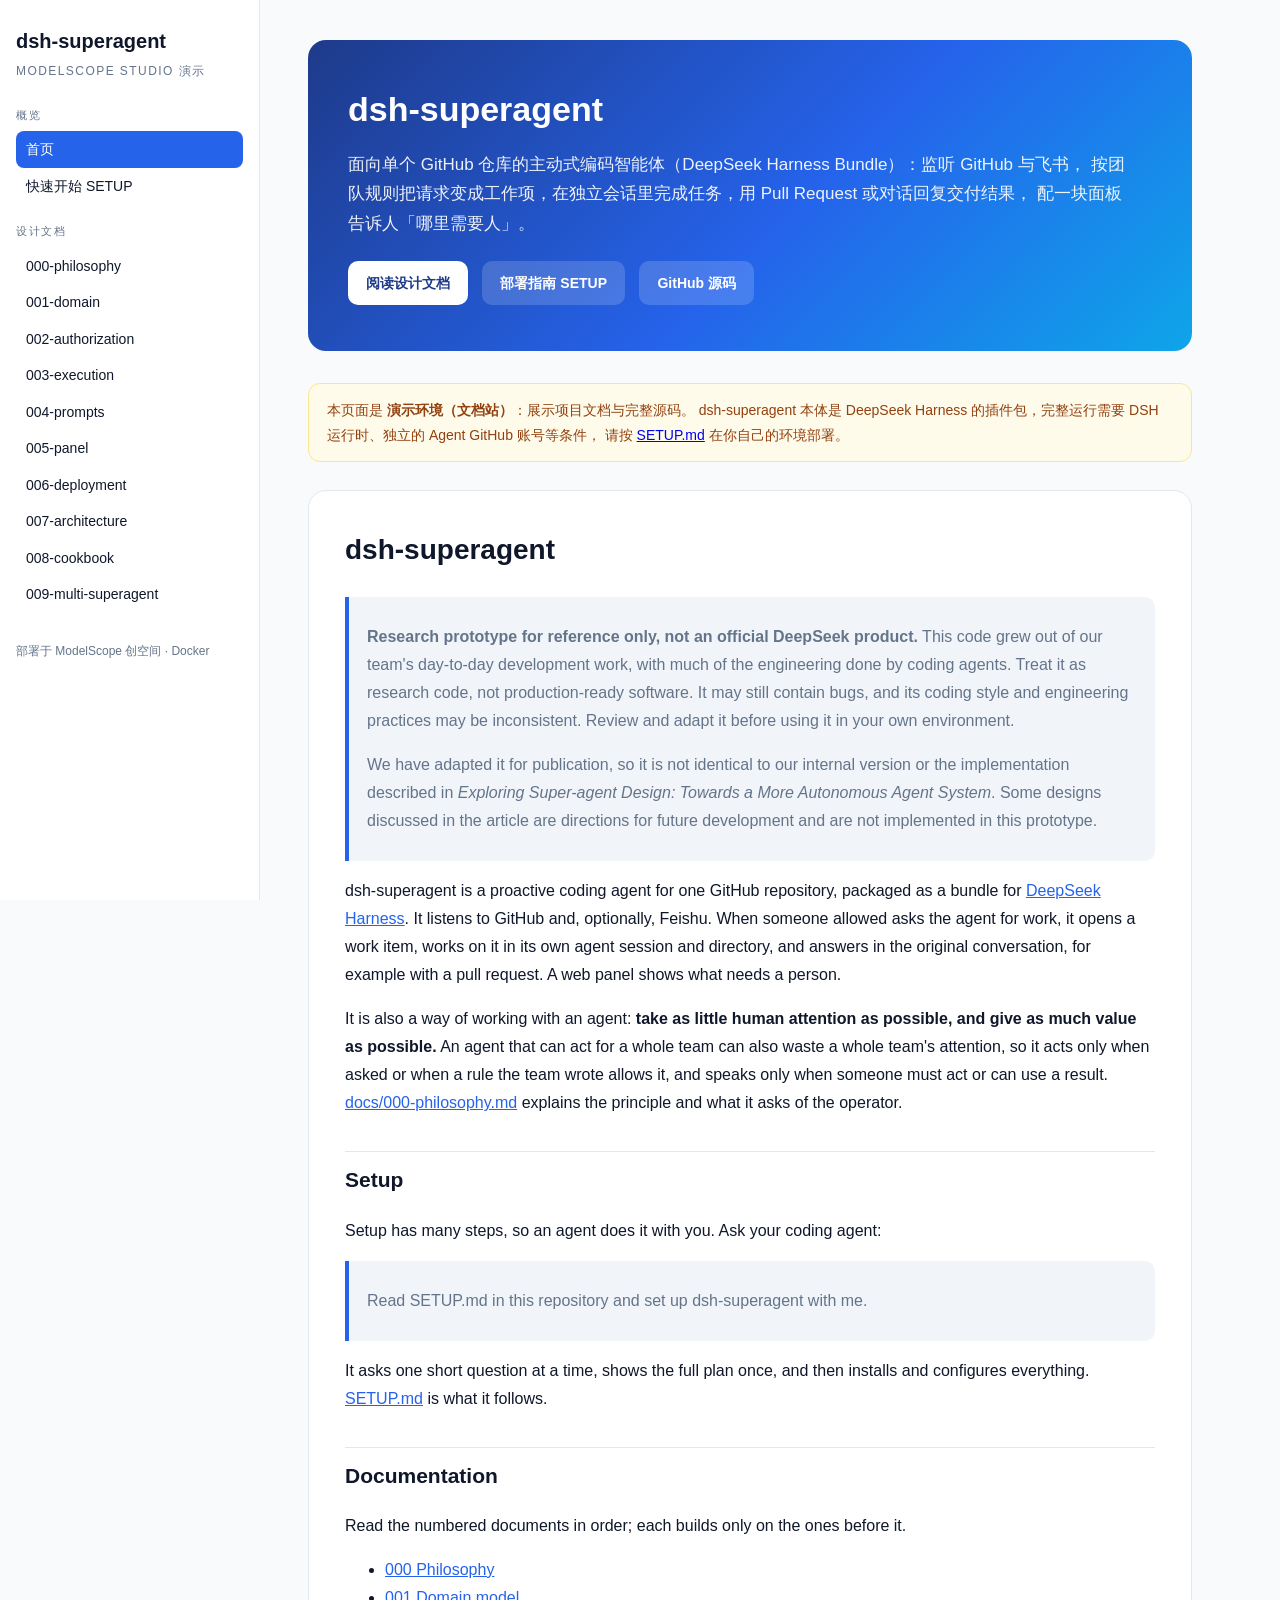
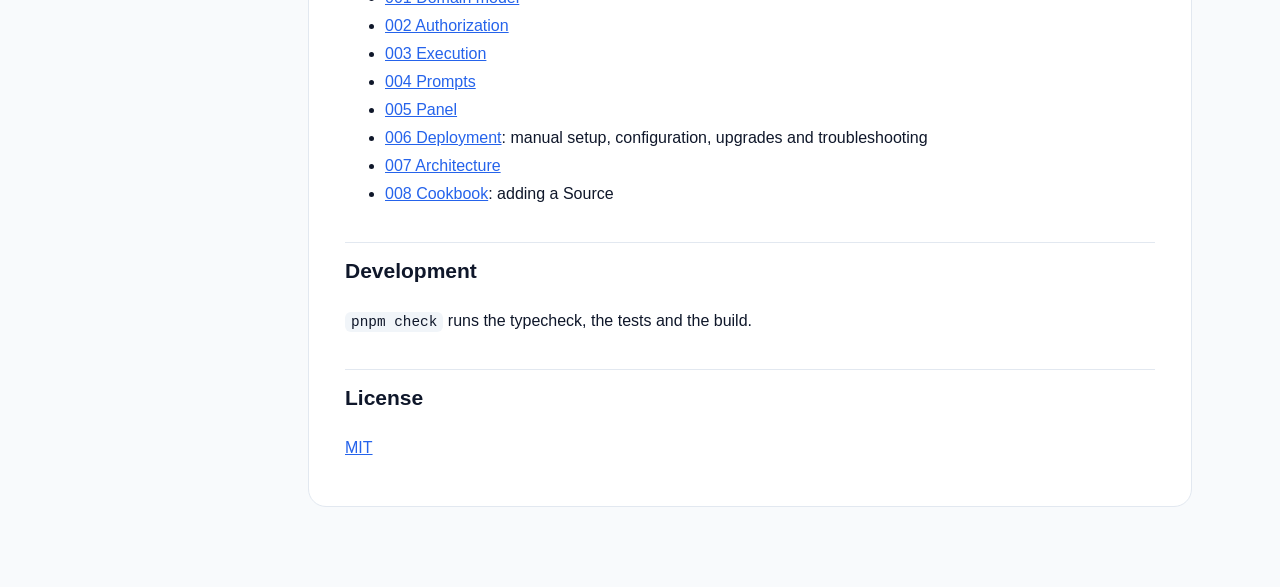
<file: studio-demo/site/index.html>
<!DOCTYPE html>
<html lang="zh-CN">
<head>
<meta charset="utf-8">
<meta name="viewport" content="width=device-width, initial-scale=1">
<title>dsh-superagent · dsh-superagent 演示</title>
<link rel="stylesheet" href="assets/style.css">
</head>
<body>
<aside class="sidebar">
  <a class="brand" href="index.html">dsh-superagent<span>MODELSCOPE STUDIO 演示</span></a>
  <nav><div class="group">概览</div><a class="nav active" href="index.html">首页</a><a class="nav" href="setup.html">快速开始 SETUP</a><div class="group">设计文档</div><a class="nav" href="docs/000-philosophy.html">000-philosophy</a><a class="nav" href="docs/001-domain.html">001-domain</a><a class="nav" href="docs/002-authorization.html">002-authorization</a><a class="nav" href="docs/003-execution.html">003-execution</a><a class="nav" href="docs/004-prompts.html">004-prompts</a><a class="nav" href="docs/005-panel.html">005-panel</a><a class="nav" href="docs/006-deployment.html">006-deployment</a><a class="nav" href="docs/007-architecture.html">007-architecture</a><a class="nav" href="docs/008-cookbook.html">008-cookbook</a><a class="nav" href="docs/009-multi-superagent.html">009-multi-superagent</a></nav>
  <footer>部署于 ModelScope 创空间 · Docker</footer>
</aside>
<main>
<section class="hero">
  <h1>dsh-superagent</h1>
  <p>面向单个 GitHub 仓库的主动式编码智能体（DeepSeek Harness Bundle）：监听 GitHub 与飞书，
  按团队规则把请求变成工作项，在独立会话里完成任务，用 Pull Request 或对话回复交付结果，
  配一块面板告诉人「哪里需要人」。</p>
  <div class="btns">
    <a href="docs/000-philosophy.html">阅读设计文档</a>
    <a class="ghost" href="setup.html">部署指南 SETUP</a>
    <a class="ghost" href="https://github.com/deepseek-ai/dsh-superagent-prototype" target="_blank" rel="noopener">GitHub 源码</a>
  </div>
</section>
<div class="notice">本页面是 <b>演示环境（文档站）</b>：展示项目文档与完整源码。
dsh-superagent 本体是 DeepSeek Harness 的插件包，完整运行需要 DSH 运行时、独立的 Agent GitHub 账号等条件，
请按 <a href="setup.html">SETUP.md</a> 在你自己的环境部署。</div>
<article class="content">
<h1 id="dsh-superagent">dsh-superagent</h1>
<blockquote>
<p><strong>Research prototype for reference only, not an official DeepSeek product.</strong> This code grew out of our team's day-to-day development work, with much of the engineering done by coding agents. Treat it as research code, not production-ready software. It may still contain bugs, and its coding style and engineering practices may be inconsistent. Review and adapt it before using it in your own environment.</p>
<p>We have adapted it for publication, so it is not identical to our internal version or the implementation described in <em>Exploring Super-agent Design: Towards a More Autonomous Agent System</em>. Some designs discussed in the article are directions for future development and are not implemented in this prototype.</p>
</blockquote>
<p>dsh-superagent is a proactive coding agent for one GitHub repository, packaged as a bundle for <a href="https://www.deepseek.com/en/harness/">DeepSeek Harness</a>. It listens to GitHub and, optionally, Feishu. When someone allowed asks the agent for work, it opens a work item, works on it in its own agent session and directory, and answers in the original conversation, for example with a pull request. A web panel shows what needs a person.</p>
<p>It is also a way of working with an agent: <strong>take as little human attention as possible, and give as much value as possible.</strong> An agent that can act for a whole team can also waste a whole team's attention, so it acts only when asked or when a rule the team wrote allows it, and speaks only when someone must act or can use a result. <a href="docs/000-philosophy.html">docs/000-philosophy.md</a> explains the principle and what it asks of the operator.</p>
<h2 id="setup">Setup</h2>
<p>Setup has many steps, so an agent does it with you. Ask your coding agent:</p>
<blockquote>
<p>Read SETUP.md in this repository and set up dsh-superagent with me.</p>
</blockquote>
<p>It asks one short question at a time, shows the full plan once, and then installs and configures everything. <a href="setup.html">SETUP.md</a> is what it follows.</p>
<h2 id="documentation">Documentation</h2>
<p>Read the numbered documents in order; each builds only on the ones before it.</p>
<ul>
<li><a href="docs/000-philosophy.html">000 Philosophy</a></li>
<li><a href="docs/001-domain.html">001 Domain model</a></li>
<li><a href="docs/002-authorization.html">002 Authorization</a></li>
<li><a href="docs/003-execution.html">003 Execution</a></li>
<li><a href="docs/004-prompts.html">004 Prompts</a></li>
<li><a href="docs/005-panel.html">005 Panel</a></li>
<li><a href="docs/006-deployment.html">006 Deployment</a>: manual setup, configuration, upgrades and troubleshooting</li>
<li><a href="docs/007-architecture.html">007 Architecture</a></li>
<li><a href="docs/008-cookbook.html">008 Cookbook</a>: adding a Source</li>
</ul>
<h2 id="development">Development</h2>
<p><code>pnpm check</code> runs the typecheck, the tests and the build.</p>
<h2 id="license">License</h2>
<p><a href="https://github.com/deepseek-ai/dsh-superagent-prototype/blob/main/LICENSE">MIT</a></p>
</article>
</main>
</body>
</html>
</file>
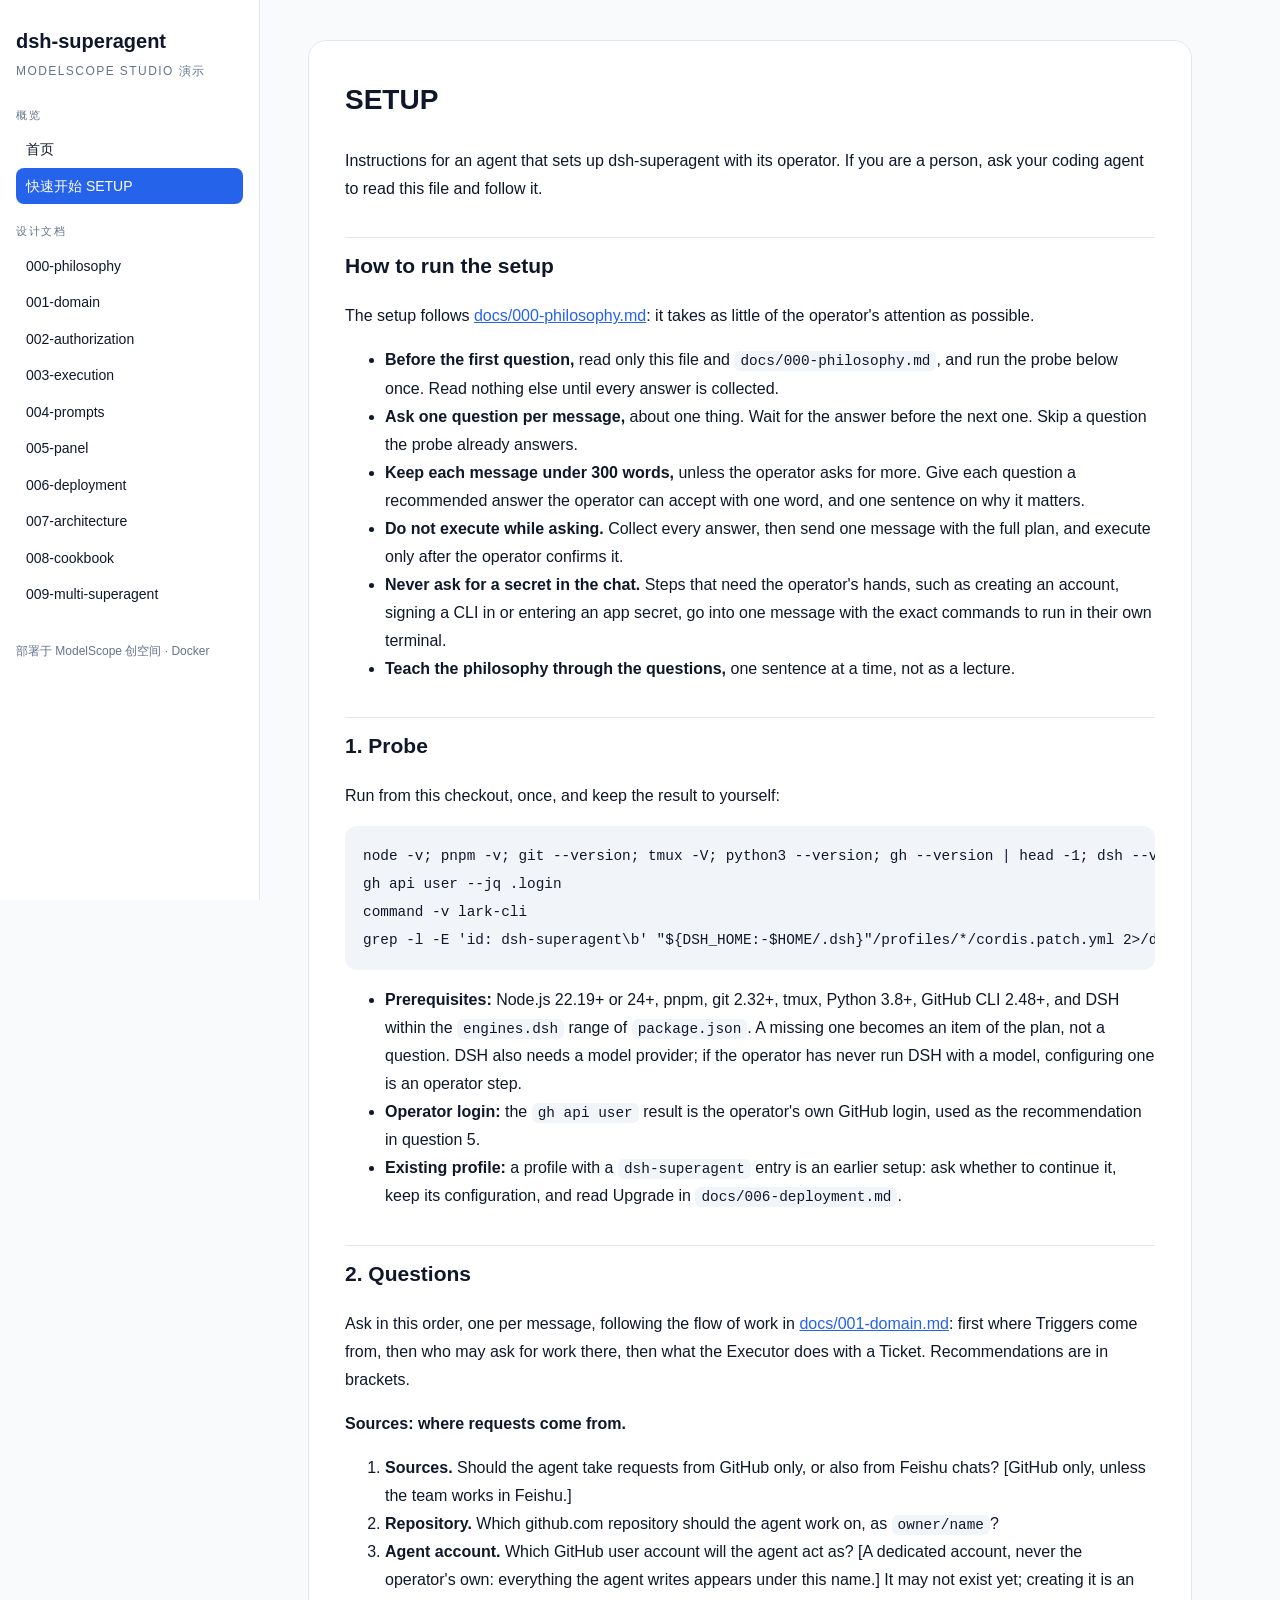
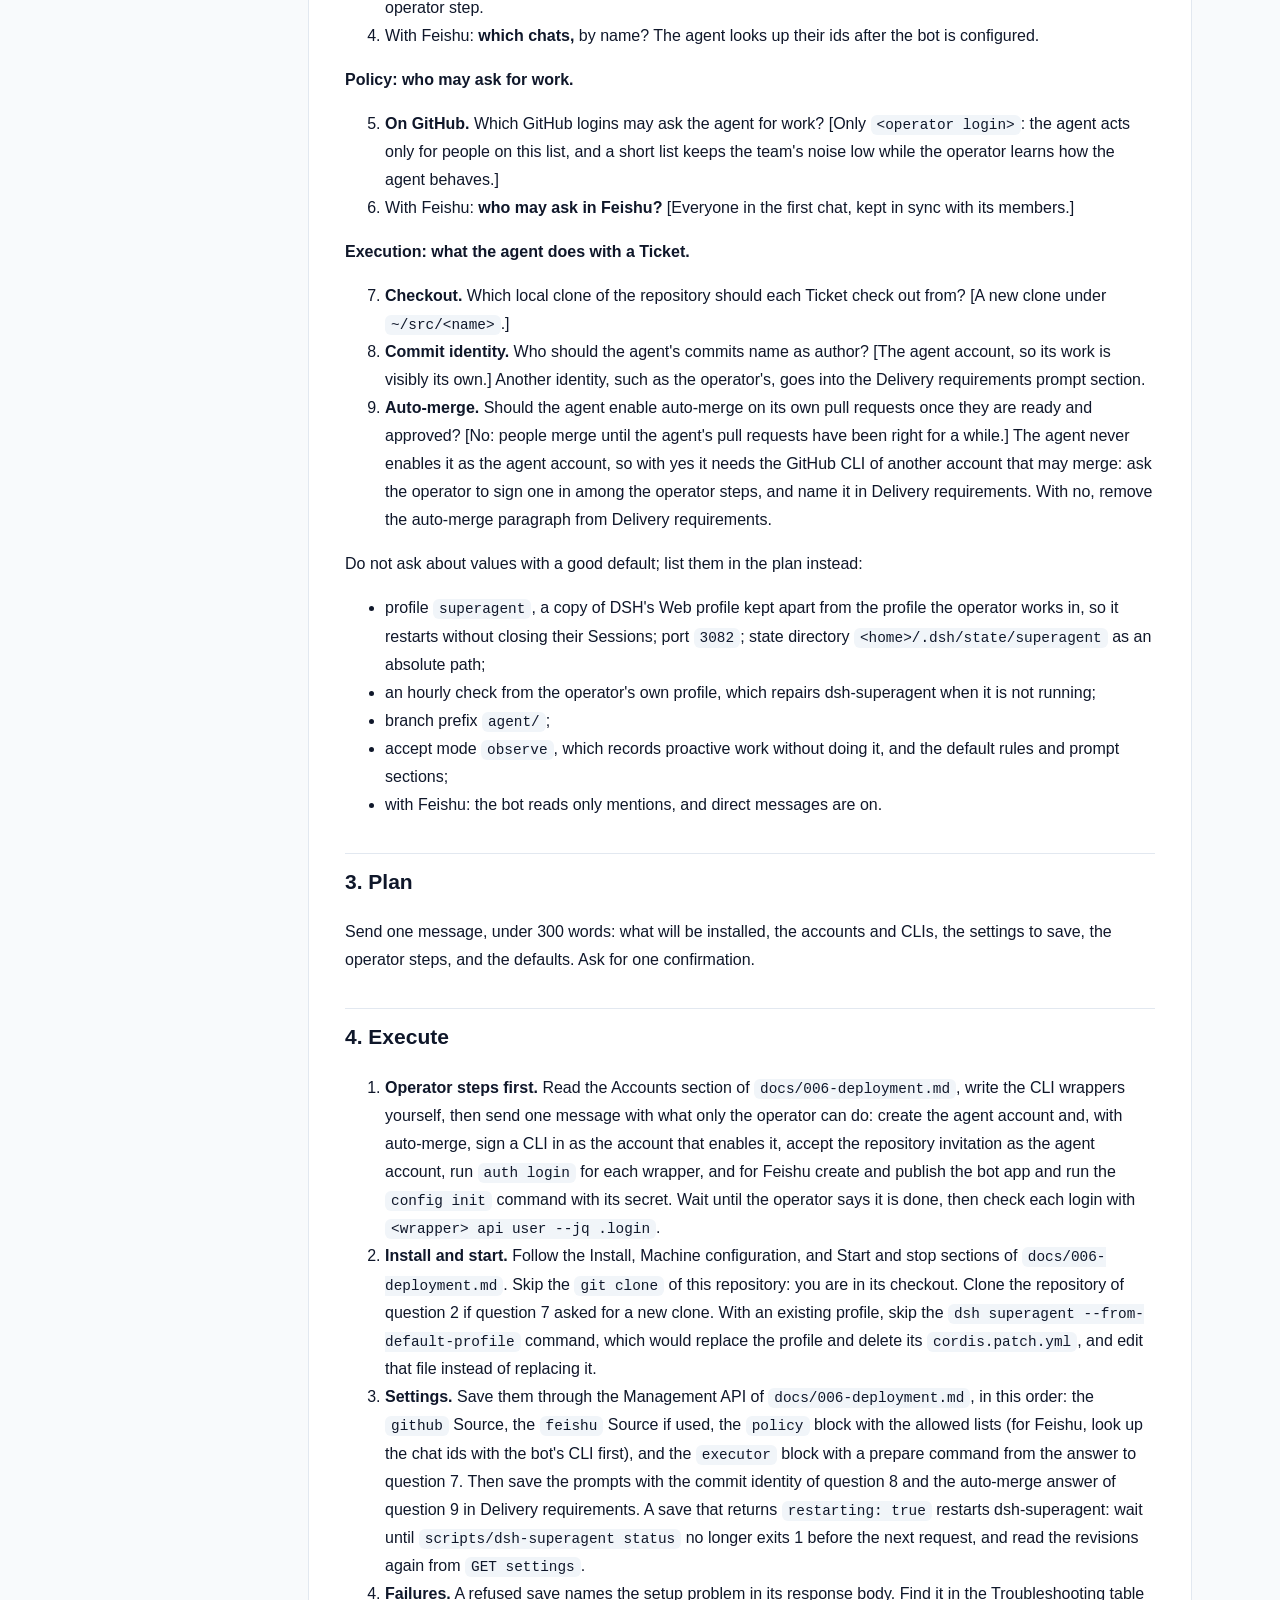
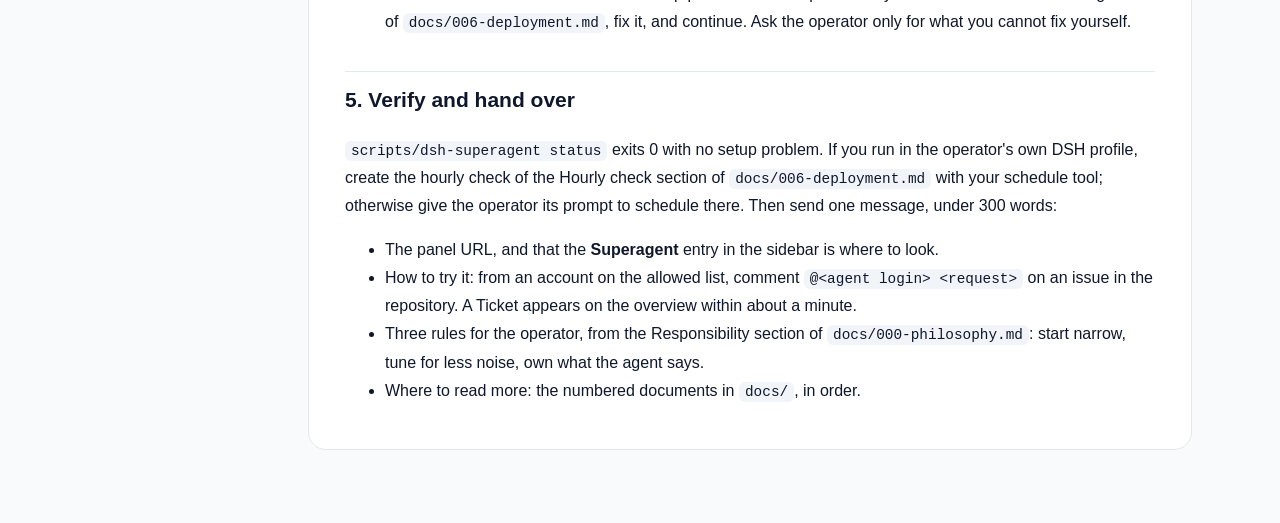
<file: studio-demo/site/setup.html>
<!DOCTYPE html>
<html lang="zh-CN">
<head>
<meta charset="utf-8">
<meta name="viewport" content="width=device-width, initial-scale=1">
<title>SETUP · dsh-superagent 演示</title>
<link rel="stylesheet" href="assets/style.css">
</head>
<body>
<aside class="sidebar">
  <a class="brand" href="index.html">dsh-superagent<span>MODELSCOPE STUDIO 演示</span></a>
  <nav><div class="group">概览</div><a class="nav" href="index.html">首页</a><a class="nav active" href="setup.html">快速开始 SETUP</a><div class="group">设计文档</div><a class="nav" href="docs/000-philosophy.html">000-philosophy</a><a class="nav" href="docs/001-domain.html">001-domain</a><a class="nav" href="docs/002-authorization.html">002-authorization</a><a class="nav" href="docs/003-execution.html">003-execution</a><a class="nav" href="docs/004-prompts.html">004-prompts</a><a class="nav" href="docs/005-panel.html">005-panel</a><a class="nav" href="docs/006-deployment.html">006-deployment</a><a class="nav" href="docs/007-architecture.html">007-architecture</a><a class="nav" href="docs/008-cookbook.html">008-cookbook</a><a class="nav" href="docs/009-multi-superagent.html">009-multi-superagent</a></nav>
  <footer>部署于 ModelScope 创空间 · Docker</footer>
</aside>
<main>
<article class="content">
<h1 id="setup">SETUP</h1>
<p>Instructions for an agent that sets up dsh-superagent with its operator. If you are a person, ask your coding agent to read this file and follow it.</p>
<h2 id="how-to-run-the-setup">How to run the setup</h2>
<p>The setup follows <a href="docs/000-philosophy.html">docs/000-philosophy.md</a>: it takes as little of the operator's attention as possible.</p>
<ul>
<li><strong>Before the first question,</strong> read only this file and <code>docs/000-philosophy.md</code>, and run the probe below once. Read nothing else until every answer is collected.</li>
<li><strong>Ask one question per message,</strong> about one thing. Wait for the answer before the next one. Skip a question the probe already answers.</li>
<li><strong>Keep each message under 300 words,</strong> unless the operator asks for more. Give each question a recommended answer the operator can accept with one word, and one sentence on why it matters.</li>
<li><strong>Do not execute while asking.</strong> Collect every answer, then send one message with the full plan, and execute only after the operator confirms it.</li>
<li><strong>Never ask for a secret in the chat.</strong> Steps that need the operator's hands, such as creating an account, signing a CLI in or entering an app secret, go into one message with the exact commands to run in their own terminal.</li>
<li><strong>Teach the philosophy through the questions,</strong> one sentence at a time, not as a lecture.</li>
</ul>
<h2 id="1-probe">1. Probe</h2>
<p>Run from this checkout, once, and keep the result to yourself:</p>
<pre><code class="language-sh">node -v; pnpm -v; git --version; tmux -V; python3 --version; gh --version | head -1; dsh --version
gh api user --jq .login
command -v lark-cli
grep -l -E 'id: dsh-superagent\b' &quot;${DSH_HOME:-$HOME/.dsh}&quot;/profiles/*/cordis.patch.yml 2&gt;/dev/null
</code></pre>
<ul>
<li><strong>Prerequisites:</strong> Node.js 22.19+ or 24+, pnpm, git 2.32+, tmux, Python 3.8+, GitHub CLI 2.48+, and DSH within the <code>engines.dsh</code> range of <code>package.json</code>. A missing one becomes an item of the plan, not a question. DSH also needs a model provider; if the operator has never run DSH with a model, configuring one is an operator step.</li>
<li><strong>Operator login:</strong> the <code>gh api user</code> result is the operator's own GitHub login, used as the recommendation in question 5.</li>
<li><strong>Existing profile:</strong> a profile with a <code>dsh-superagent</code> entry is an earlier setup: ask whether to continue it, keep its configuration, and read Upgrade in <code>docs/006-deployment.md</code>.</li>
</ul>
<h2 id="2-questions">2. Questions</h2>
<p>Ask in this order, one per message, following the flow of work in <a href="docs/001-domain.html">docs/001-domain.md</a>: first where Triggers come from, then who may ask for work there, then what the Executor does with a Ticket. Recommendations are in brackets.</p>
<p><strong>Sources: where requests come from.</strong></p>
<ol>
<li><strong>Sources.</strong> Should the agent take requests from GitHub only, or also from Feishu chats? [GitHub only, unless the team works in Feishu.]</li>
<li><strong>Repository.</strong> Which github.com repository should the agent work on, as <code>owner/name</code>?</li>
<li><strong>Agent account.</strong> Which GitHub user account will the agent act as? [A dedicated account, never the operator's own: everything the agent writes appears under this name.] It may not exist yet; creating it is an operator step.</li>
<li>With Feishu: <strong>which chats,</strong> by name? The agent looks up their ids after the bot is configured.</li>
</ol>
<p><strong>Policy: who may ask for work.</strong></p>
<ol start="5">
<li><strong>On GitHub.</strong> Which GitHub logins may ask the agent for work? [Only <code>&lt;operator login&gt;</code>: the agent acts only for people on this list, and a short list keeps the team's noise low while the operator learns how the agent behaves.]</li>
<li>With Feishu: <strong>who may ask in Feishu?</strong> [Everyone in the first chat, kept in sync with its members.]</li>
</ol>
<p><strong>Execution: what the agent does with a Ticket.</strong></p>
<ol start="7">
<li><strong>Checkout.</strong> Which local clone of the repository should each Ticket check out from? [A new clone under <code>~/src/&lt;name&gt;</code>.]</li>
<li><strong>Commit identity.</strong> Who should the agent's commits name as author? [The agent account, so its work is visibly its own.] Another identity, such as the operator's, goes into the Delivery requirements prompt section.</li>
<li><strong>Auto-merge.</strong> Should the agent enable auto-merge on its own pull requests once they are ready and approved? [No: people merge until the agent's pull requests have been right for a while.] The agent never enables it as the agent account, so with yes it needs the GitHub CLI of another account that may merge: ask the operator to sign one in among the operator steps, and name it in Delivery requirements. With no, remove the auto-merge paragraph from Delivery requirements.</li>
</ol>
<p>Do not ask about values with a good default; list them in the plan instead:</p>
<ul>
<li>profile <code>superagent</code>, a copy of DSH's Web profile kept apart from the profile the operator works in, so it restarts without closing their Sessions; port <code>3082</code>; state directory <code>&lt;home&gt;/.dsh/state/superagent</code> as an absolute path;</li>
<li>an hourly check from the operator's own profile, which repairs dsh-superagent when it is not running;</li>
<li>branch prefix <code>agent/</code>;</li>
<li>accept mode <code>observe</code>, which records proactive work without doing it, and the default rules and prompt sections;</li>
<li>with Feishu: the bot reads only mentions, and direct messages are on.</li>
</ul>
<h2 id="3-plan">3. Plan</h2>
<p>Send one message, under 300 words: what will be installed, the accounts and CLIs, the settings to save, the operator steps, and the defaults. Ask for one confirmation.</p>
<h2 id="4-execute">4. Execute</h2>
<ol>
<li><strong>Operator steps first.</strong> Read the Accounts section of <code>docs/006-deployment.md</code>, write the CLI wrappers yourself, then send one message with what only the operator can do: create the agent account and, with auto-merge, sign a CLI in as the account that enables it, accept the repository invitation as the agent account, run <code>auth login</code> for each wrapper, and for Feishu create and publish the bot app and run the <code>config init</code> command with its secret. Wait until the operator says it is done, then check each login with <code>&lt;wrapper&gt; api user --jq .login</code>.</li>
<li><strong>Install and start.</strong> Follow the Install, Machine configuration, and Start and stop sections of <code>docs/006-deployment.md</code>. Skip the <code>git clone</code> of this repository: you are in its checkout. Clone the repository of question 2 if question 7 asked for a new clone. With an existing profile, skip the <code>dsh superagent --from-default-profile</code> command, which would replace the profile and delete its <code>cordis.patch.yml</code>, and edit that file instead of replacing it.</li>
<li><strong>Settings.</strong> Save them through the Management API of <code>docs/006-deployment.md</code>, in this order: the <code>github</code> Source, the <code>feishu</code> Source if used, the <code>policy</code> block with the allowed lists (for Feishu, look up the chat ids with the bot's CLI first), and the <code>executor</code> block with a prepare command from the answer to question 7. Then save the prompts with the commit identity of question 8 and the auto-merge answer of question 9 in Delivery requirements. A save that returns <code>restarting: true</code> restarts dsh-superagent: wait until <code>scripts/dsh-superagent status</code> no longer exits 1 before the next request, and read the revisions again from <code>GET settings</code>.</li>
<li><strong>Failures.</strong> A refused save names the setup problem in its response body. Find it in the Troubleshooting table of <code>docs/006-deployment.md</code>, fix it, and continue. Ask the operator only for what you cannot fix yourself.</li>
</ol>
<h2 id="5-verify-and-hand-over">5. Verify and hand over</h2>
<p><code>scripts/dsh-superagent status</code> exits 0 with no setup problem. If you run in the operator's own DSH profile, create the hourly check of the Hourly check section of <code>docs/006-deployment.md</code> with your schedule tool; otherwise give the operator its prompt to schedule there. Then send one message, under 300 words:</p>
<ul>
<li>The panel URL, and that the <strong>Superagent</strong> entry in the sidebar is where to look.</li>
<li>How to try it: from an account on the allowed list, comment <code>@&lt;agent login&gt; &lt;request&gt;</code> on an issue in the repository. A Ticket appears on the overview within about a minute.</li>
<li>Three rules for the operator, from the Responsibility section of <code>docs/000-philosophy.md</code>: start narrow, tune for less noise, own what the agent says.</li>
<li>Where to read more: the numbered documents in <code>docs/</code>, in order.</li>
</ul>
</article>
</main>
</body>
</html>
</file>
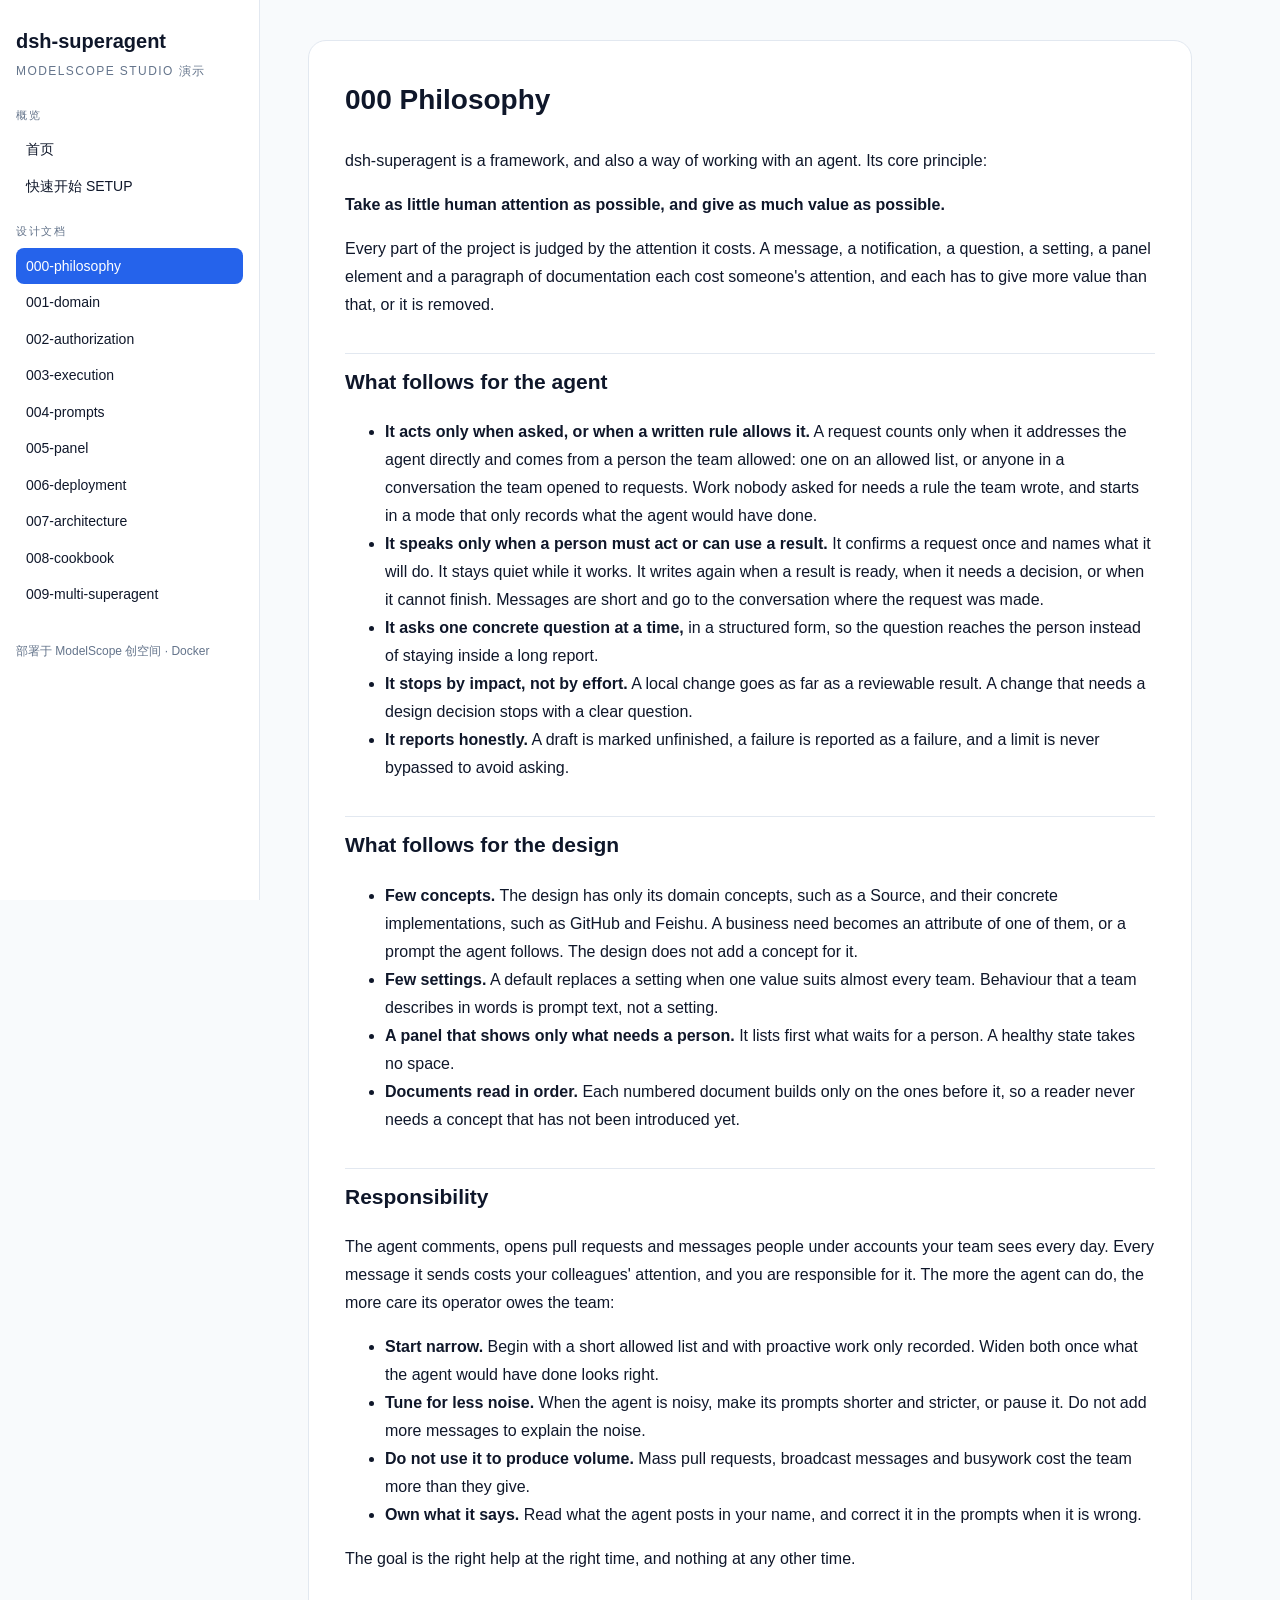
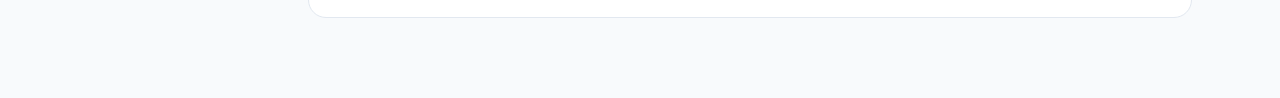
<file: studio-demo/site/docs/000-philosophy.html>
<!DOCTYPE html>
<html lang="zh-CN">
<head>
<meta charset="utf-8">
<meta name="viewport" content="width=device-width, initial-scale=1">
<title>000 Philosophy · dsh-superagent 演示</title>
<link rel="stylesheet" href="../assets/style.css">
</head>
<body>
<aside class="sidebar">
  <a class="brand" href="../index.html">dsh-superagent<span>MODELSCOPE STUDIO 演示</span></a>
  <nav><div class="group">概览</div><a class="nav" href="../index.html">首页</a><a class="nav" href="../setup.html">快速开始 SETUP</a><div class="group">设计文档</div><a class="nav active" href="000-philosophy.html">000-philosophy</a><a class="nav" href="001-domain.html">001-domain</a><a class="nav" href="002-authorization.html">002-authorization</a><a class="nav" href="003-execution.html">003-execution</a><a class="nav" href="004-prompts.html">004-prompts</a><a class="nav" href="005-panel.html">005-panel</a><a class="nav" href="006-deployment.html">006-deployment</a><a class="nav" href="007-architecture.html">007-architecture</a><a class="nav" href="008-cookbook.html">008-cookbook</a><a class="nav" href="009-multi-superagent.html">009-multi-superagent</a></nav>
  <footer>部署于 ModelScope 创空间 · Docker</footer>
</aside>
<main>
<article class="content">
<h1 id="000-philosophy">000 Philosophy</h1>
<p>dsh-superagent is a framework, and also a way of working with an agent. Its core principle:</p>
<p><strong>Take as little human attention as possible, and give as much value as possible.</strong></p>
<p>Every part of the project is judged by the attention it costs. A message, a notification, a question, a setting, a panel element and a paragraph of documentation each cost someone's attention, and each has to give more value than that, or it is removed.</p>
<h2 id="what-follows-for-the-agent">What follows for the agent</h2>
<ul>
<li><strong>It acts only when asked, or when a written rule allows it.</strong> A request counts only when it addresses the agent directly and comes from a person the team allowed: one on an allowed list, or anyone in a conversation the team opened to requests. Work nobody asked for needs a rule the team wrote, and starts in a mode that only records what the agent would have done.</li>
<li><strong>It speaks only when a person must act or can use a result.</strong> It confirms a request once and names what it will do. It stays quiet while it works. It writes again when a result is ready, when it needs a decision, or when it cannot finish. Messages are short and go to the conversation where the request was made.</li>
<li><strong>It asks one concrete question at a time,</strong> in a structured form, so the question reaches the person instead of staying inside a long report.</li>
<li><strong>It stops by impact, not by effort.</strong> A local change goes as far as a reviewable result. A change that needs a design decision stops with a clear question.</li>
<li><strong>It reports honestly.</strong> A draft is marked unfinished, a failure is reported as a failure, and a limit is never bypassed to avoid asking.</li>
</ul>
<h2 id="what-follows-for-the-design">What follows for the design</h2>
<ul>
<li><strong>Few concepts.</strong> The design has only its domain concepts, such as a Source, and their concrete implementations, such as GitHub and Feishu. A business need becomes an attribute of one of them, or a prompt the agent follows. The design does not add a concept for it.</li>
<li><strong>Few settings.</strong> A default replaces a setting when one value suits almost every team. Behaviour that a team describes in words is prompt text, not a setting.</li>
<li><strong>A panel that shows only what needs a person.</strong> It lists first what waits for a person. A healthy state takes no space.</li>
<li><strong>Documents read in order.</strong> Each numbered document builds only on the ones before it, so a reader never needs a concept that has not been introduced yet.</li>
</ul>
<h2 id="responsibility">Responsibility</h2>
<p>The agent comments, opens pull requests and messages people under accounts your team sees every day. Every message it sends costs your colleagues' attention, and you are responsible for it. The more the agent can do, the more care its operator owes the team:</p>
<ul>
<li><strong>Start narrow.</strong> Begin with a short allowed list and with proactive work only recorded. Widen both once what the agent would have done looks right.</li>
<li><strong>Tune for less noise.</strong> When the agent is noisy, make its prompts shorter and stricter, or pause it. Do not add more messages to explain the noise.</li>
<li><strong>Do not use it to produce volume.</strong> Mass pull requests, broadcast messages and busywork cost the team more than they give.</li>
<li><strong>Own what it says.</strong> Read what the agent posts in your name, and correct it in the prompts when it is wrong.</li>
</ul>
<p>The goal is the right help at the right time, and nothing at any other time.</p>
</article>
</main>
</body>
</html>
</file>
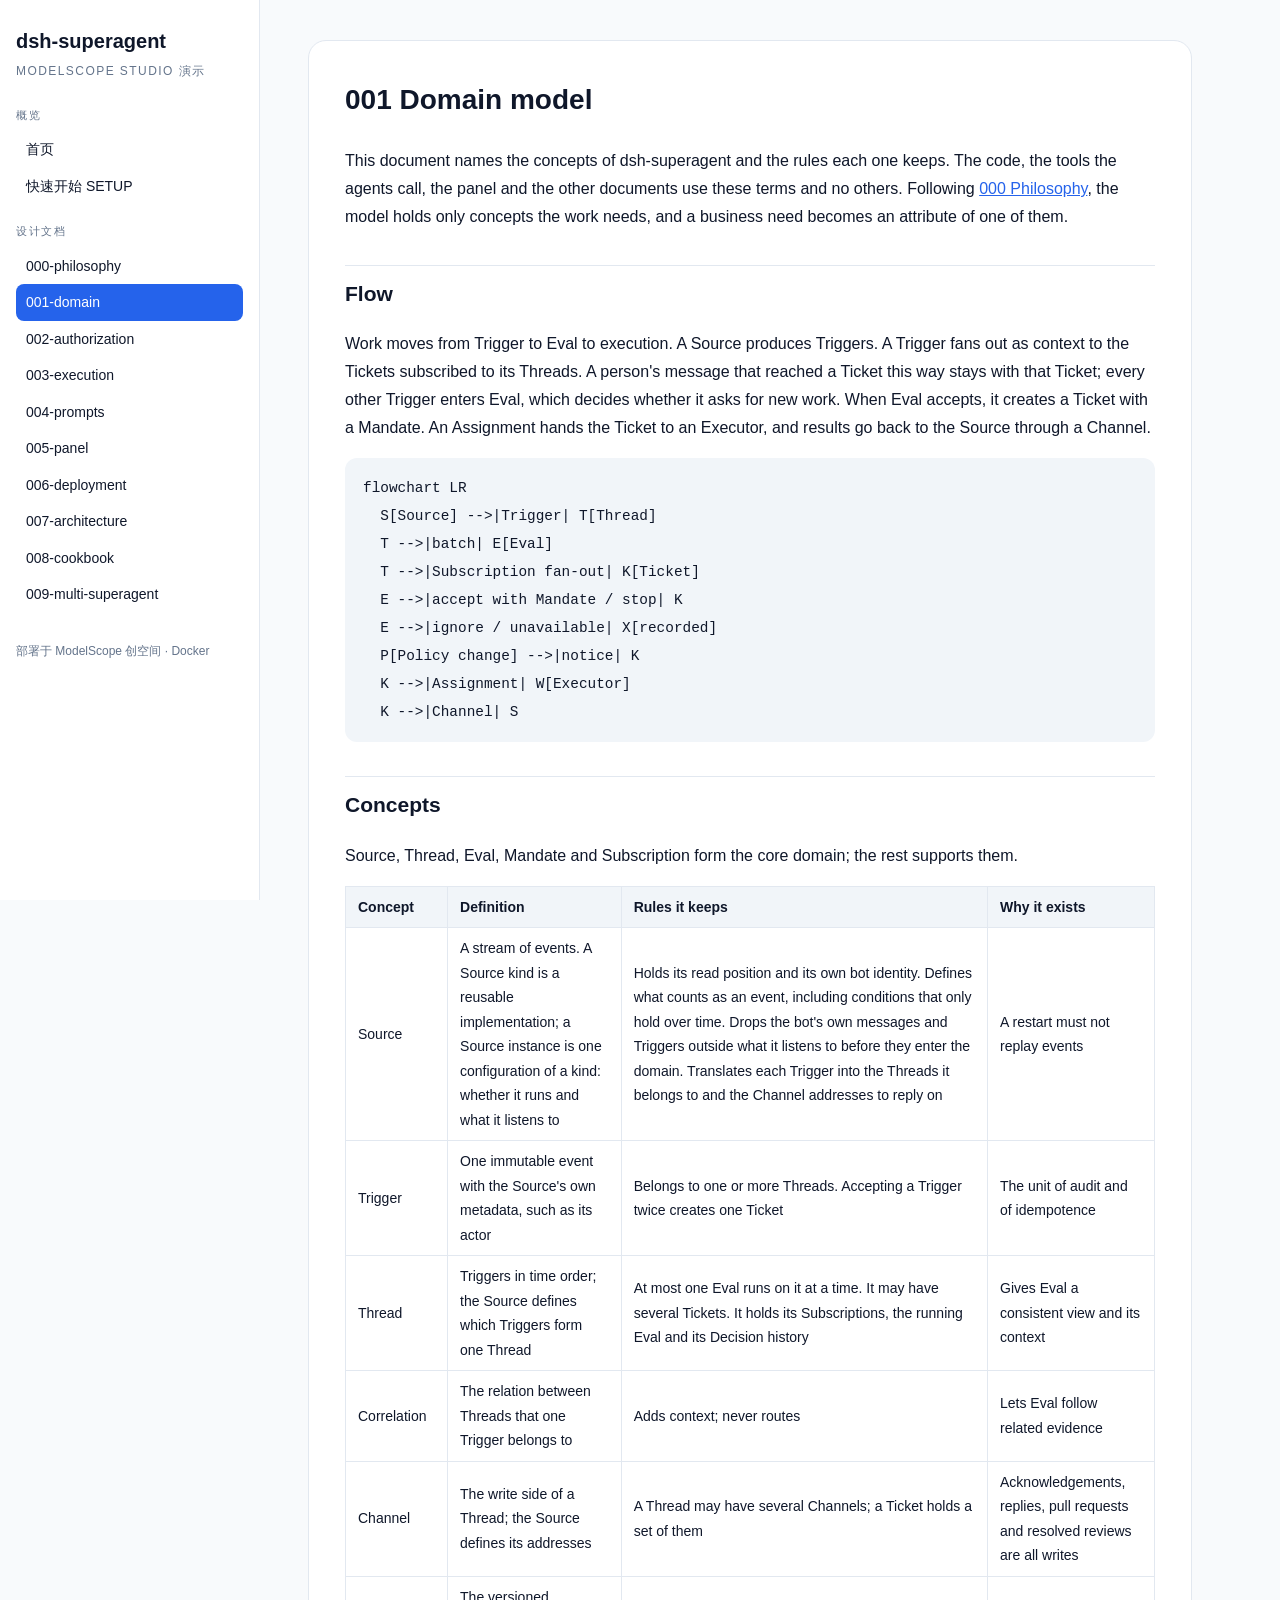
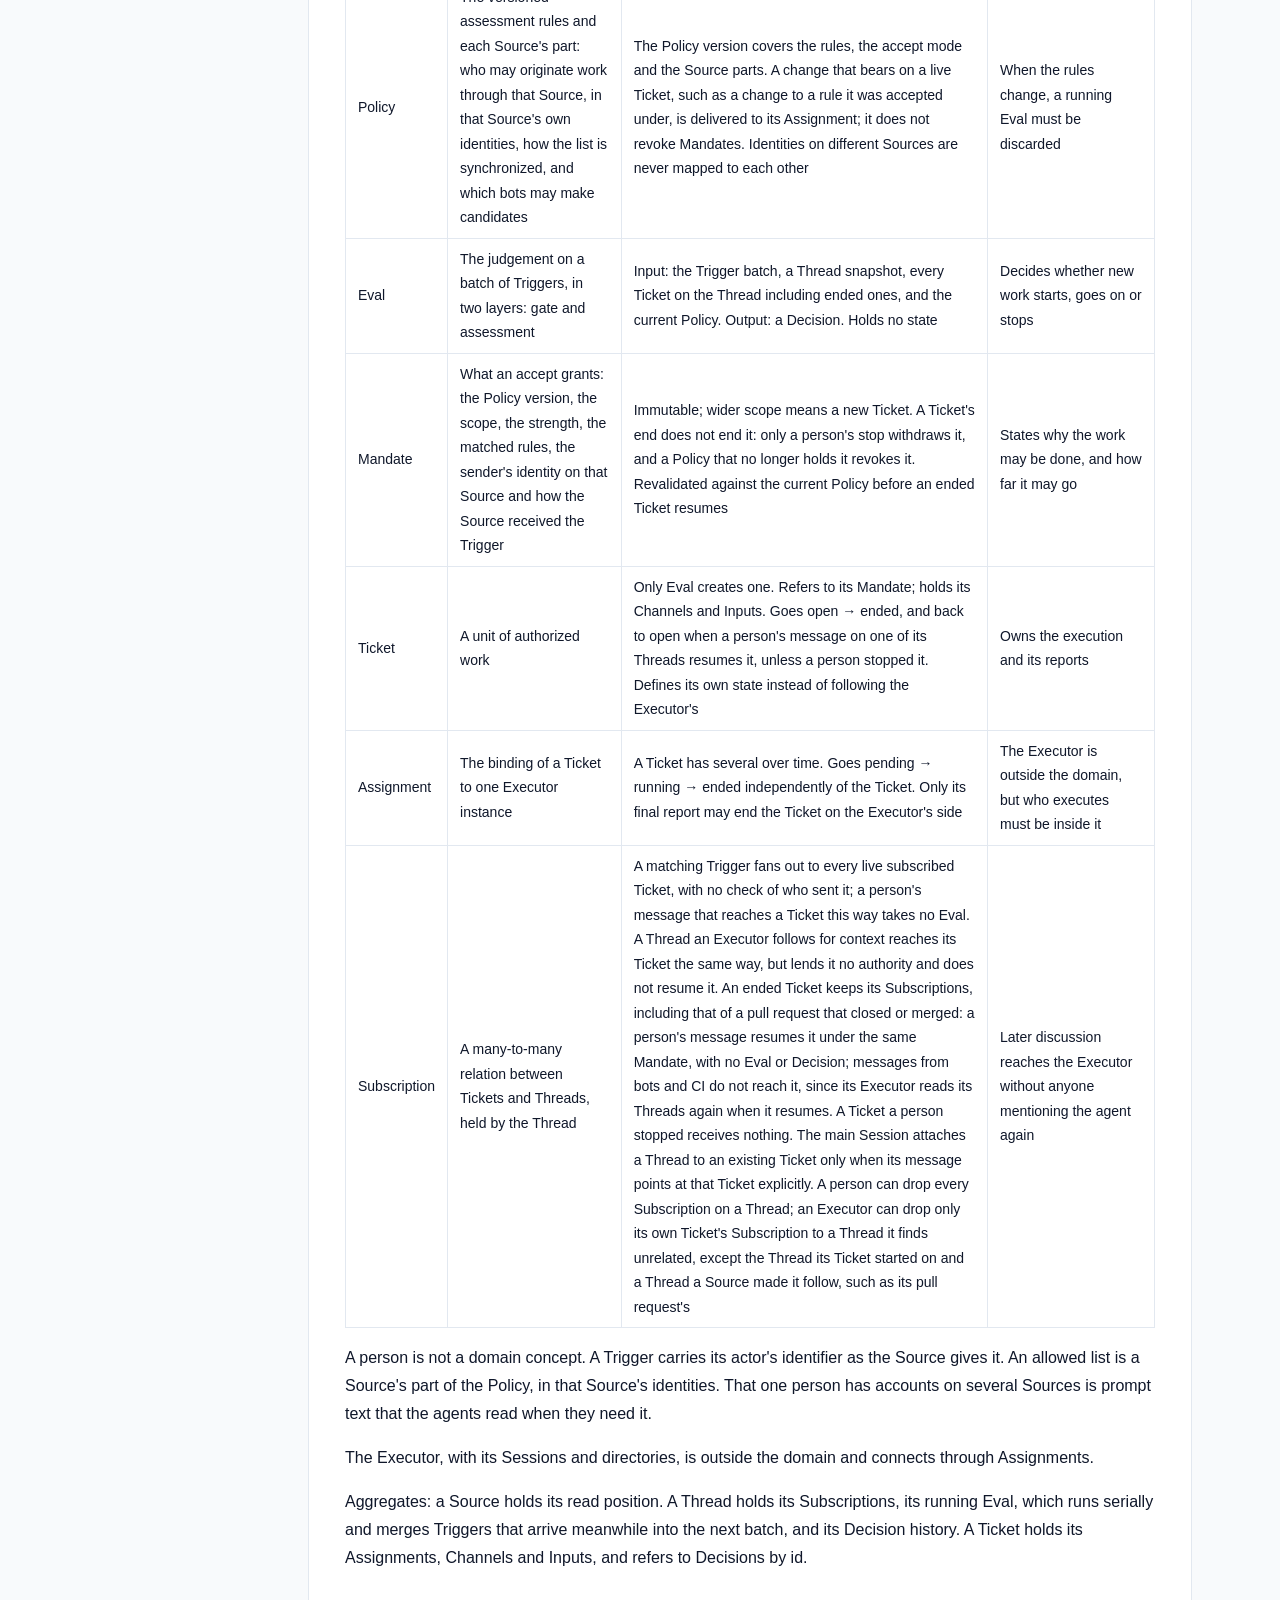
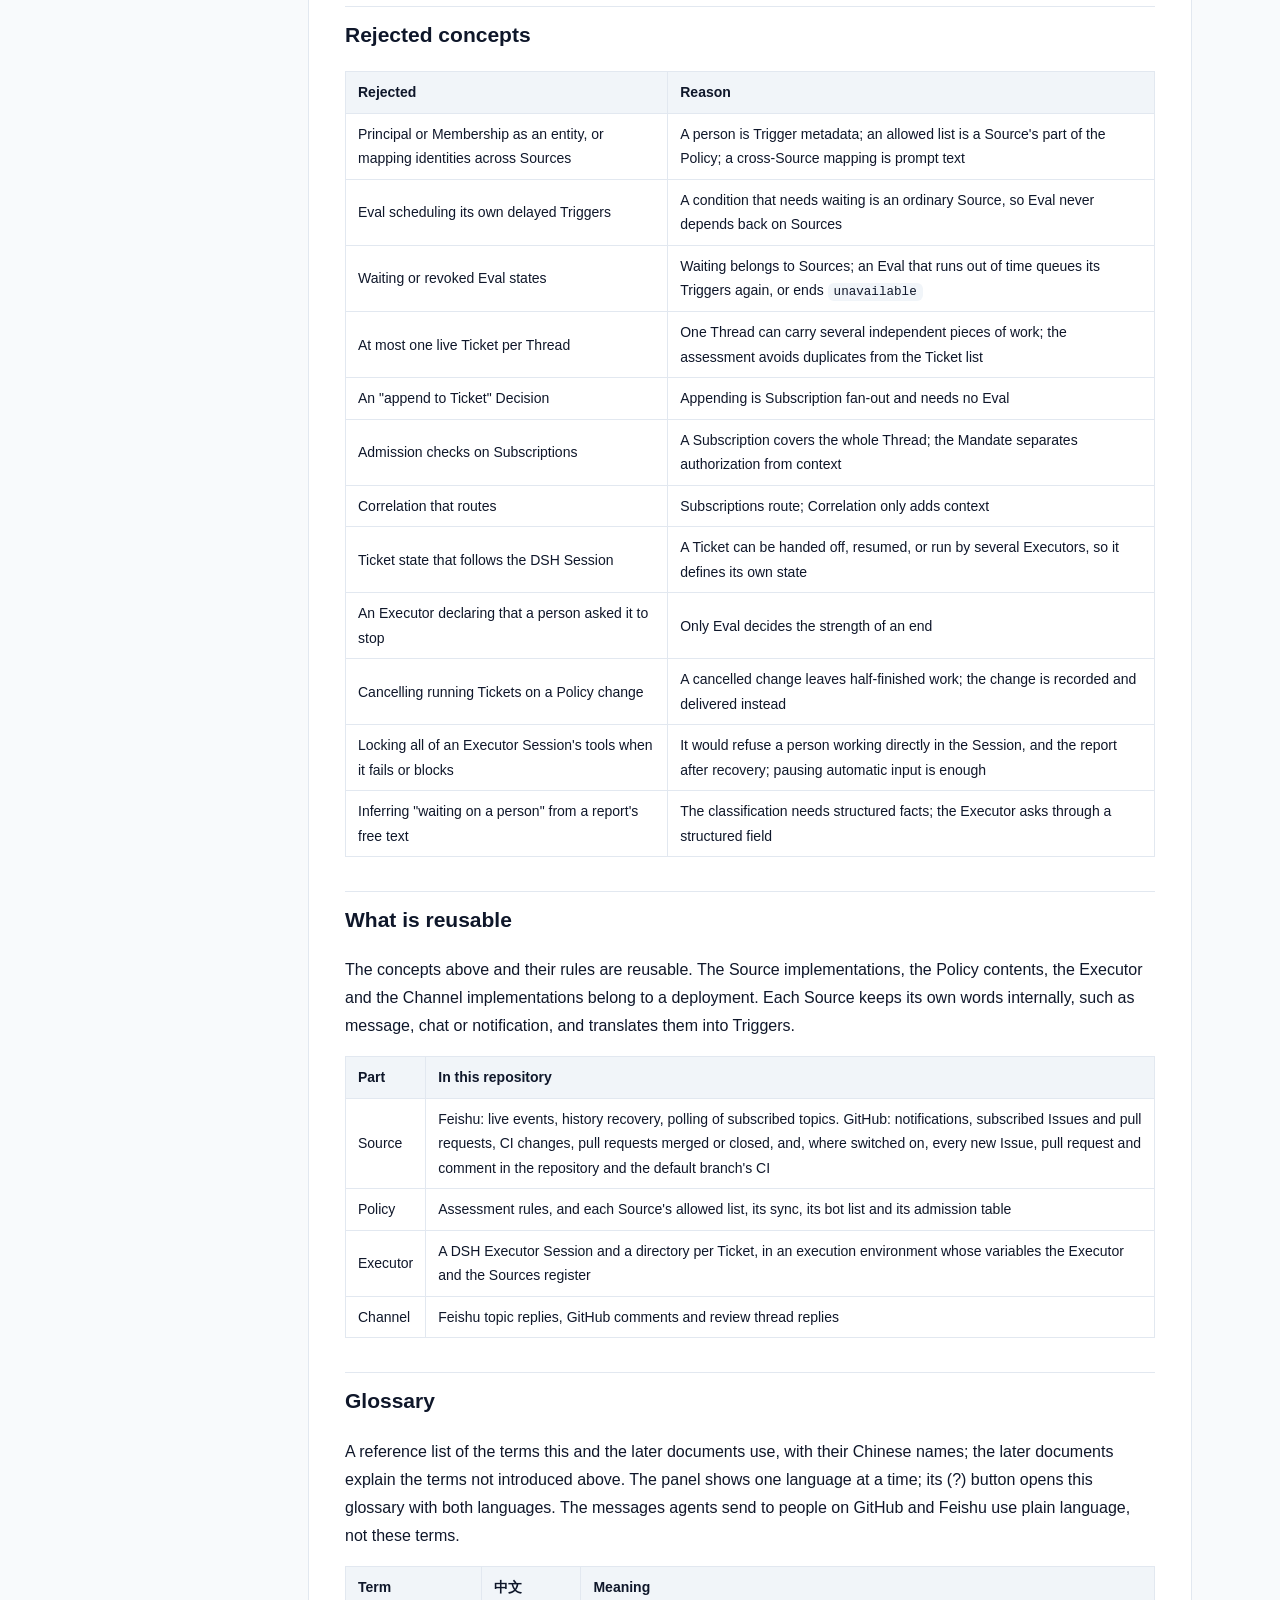
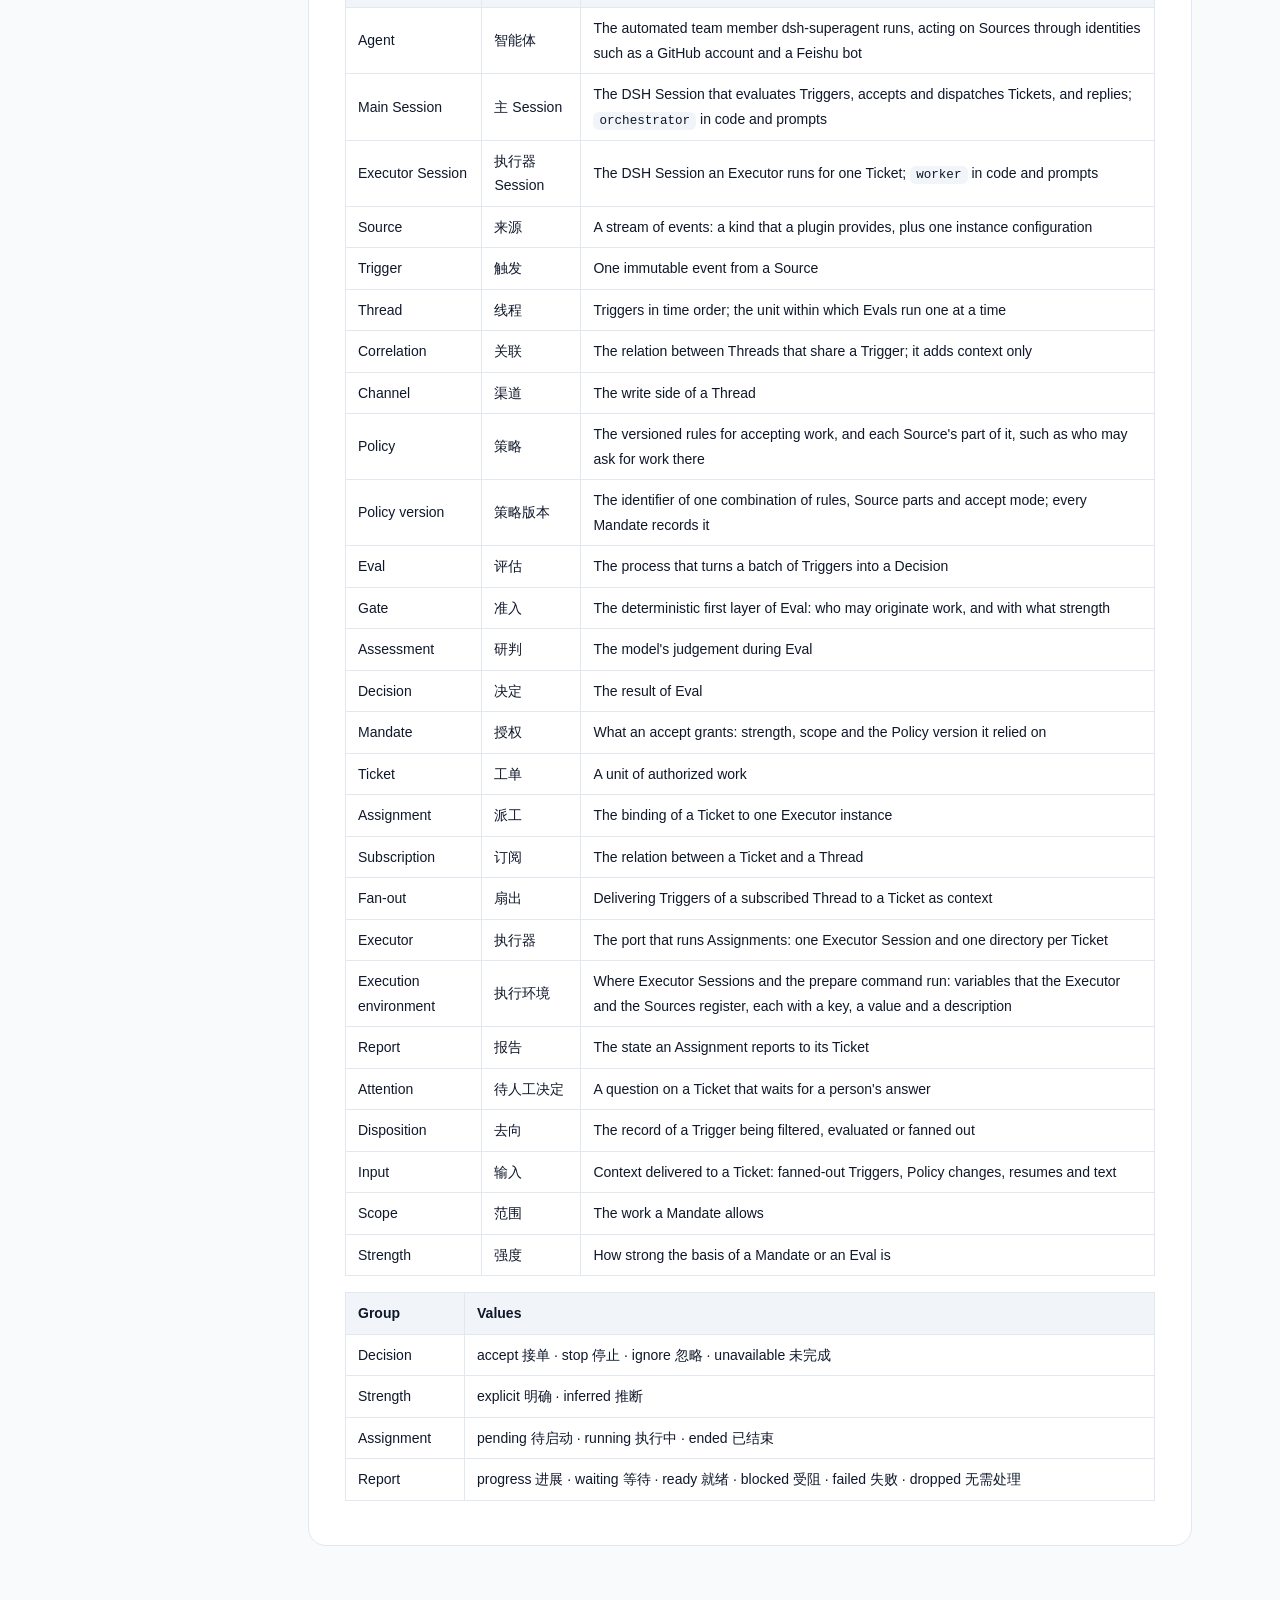
<file: studio-demo/site/docs/001-domain.html>
<!DOCTYPE html>
<html lang="zh-CN">
<head>
<meta charset="utf-8">
<meta name="viewport" content="width=device-width, initial-scale=1">
<title>001 Domain model · dsh-superagent 演示</title>
<link rel="stylesheet" href="../assets/style.css">
</head>
<body>
<aside class="sidebar">
  <a class="brand" href="../index.html">dsh-superagent<span>MODELSCOPE STUDIO 演示</span></a>
  <nav><div class="group">概览</div><a class="nav" href="../index.html">首页</a><a class="nav" href="../setup.html">快速开始 SETUP</a><div class="group">设计文档</div><a class="nav" href="000-philosophy.html">000-philosophy</a><a class="nav active" href="001-domain.html">001-domain</a><a class="nav" href="002-authorization.html">002-authorization</a><a class="nav" href="003-execution.html">003-execution</a><a class="nav" href="004-prompts.html">004-prompts</a><a class="nav" href="005-panel.html">005-panel</a><a class="nav" href="006-deployment.html">006-deployment</a><a class="nav" href="007-architecture.html">007-architecture</a><a class="nav" href="008-cookbook.html">008-cookbook</a><a class="nav" href="009-multi-superagent.html">009-multi-superagent</a></nav>
  <footer>部署于 ModelScope 创空间 · Docker</footer>
</aside>
<main>
<article class="content">
<h1 id="001-domain-model">001 Domain model</h1>
<p>This document names the concepts of dsh-superagent and the rules each one keeps. The code, the tools the agents call, the panel and the other documents use these terms and no others. Following <a href="000-philosophy.html">000 Philosophy</a>, the model holds only concepts the work needs, and a business need becomes an attribute of one of them.</p>
<h2 id="flow">Flow</h2>
<p>Work moves from Trigger to Eval to execution. A Source produces Triggers. A Trigger fans out as context to the Tickets subscribed to its Threads. A person's message that reached a Ticket this way stays with that Ticket; every other Trigger enters Eval, which decides whether it asks for new work. When Eval accepts, it creates a Ticket with a Mandate. An Assignment hands the Ticket to an Executor, and results go back to the Source through a Channel.</p>
<pre><code class="language-mermaid">flowchart LR
  S[Source] --&gt;|Trigger| T[Thread]
  T --&gt;|batch| E[Eval]
  T --&gt;|Subscription fan-out| K[Ticket]
  E --&gt;|accept with Mandate / stop| K
  E --&gt;|ignore / unavailable| X[recorded]
  P[Policy change] --&gt;|notice| K
  K --&gt;|Assignment| W[Executor]
  K --&gt;|Channel| S
</code></pre>
<h2 id="concepts">Concepts</h2>
<p>Source, Thread, Eval, Mandate and Subscription form the core domain; the rest supports them.</p>
<table>
<thead>
<tr>
<th>Concept</th>
<th>Definition</th>
<th>Rules it keeps</th>
<th>Why it exists</th>
</tr>
</thead>
<tbody>
<tr>
<td>Source</td>
<td>A stream of events. A Source kind is a reusable implementation; a Source instance is one configuration of a kind: whether it runs and what it listens to</td>
<td>Holds its read position and its own bot identity. Defines what counts as an event, including conditions that only hold over time. Drops the bot's own messages and Triggers outside what it listens to before they enter the domain. Translates each Trigger into the Threads it belongs to and the Channel addresses to reply on</td>
<td>A restart must not replay events</td>
</tr>
<tr>
<td>Trigger</td>
<td>One immutable event with the Source's own metadata, such as its actor</td>
<td>Belongs to one or more Threads. Accepting a Trigger twice creates one Ticket</td>
<td>The unit of audit and of idempotence</td>
</tr>
<tr>
<td>Thread</td>
<td>Triggers in time order; the Source defines which Triggers form one Thread</td>
<td>At most one Eval runs on it at a time. It may have several Tickets. It holds its Subscriptions, the running Eval and its Decision history</td>
<td>Gives Eval a consistent view and its context</td>
</tr>
<tr>
<td>Correlation</td>
<td>The relation between Threads that one Trigger belongs to</td>
<td>Adds context; never routes</td>
<td>Lets Eval follow related evidence</td>
</tr>
<tr>
<td>Channel</td>
<td>The write side of a Thread; the Source defines its addresses</td>
<td>A Thread may have several Channels; a Ticket holds a set of them</td>
<td>Acknowledgements, replies, pull requests and resolved reviews are all writes</td>
</tr>
<tr>
<td>Policy</td>
<td>The versioned assessment rules and each Source's part: who may originate work through that Source, in that Source's own identities, how the list is synchronized, and which bots may make candidates</td>
<td>The Policy version covers the rules, the accept mode and the Source parts. A change that bears on a live Ticket, such as a change to a rule it was accepted under, is delivered to its Assignment; it does not revoke Mandates. Identities on different Sources are never mapped to each other</td>
<td>When the rules change, a running Eval must be discarded</td>
</tr>
<tr>
<td>Eval</td>
<td>The judgement on a batch of Triggers, in two layers: gate and assessment</td>
<td>Input: the Trigger batch, a Thread snapshot, every Ticket on the Thread including ended ones, and the current Policy. Output: a Decision. Holds no state</td>
<td>Decides whether new work starts, goes on or stops</td>
</tr>
<tr>
<td>Mandate</td>
<td>What an accept grants: the Policy version, the scope, the strength, the matched rules, the sender's identity on that Source and how the Source received the Trigger</td>
<td>Immutable; wider scope means a new Ticket. A Ticket's end does not end it: only a person's stop withdraws it, and a Policy that no longer holds it revokes it. Revalidated against the current Policy before an ended Ticket resumes</td>
<td>States why the work may be done, and how far it may go</td>
</tr>
<tr>
<td>Ticket</td>
<td>A unit of authorized work</td>
<td>Only Eval creates one. Refers to its Mandate; holds its Channels and Inputs. Goes open → ended, and back to open when a person's message on one of its Threads resumes it, unless a person stopped it. Defines its own state instead of following the Executor's</td>
<td>Owns the execution and its reports</td>
</tr>
<tr>
<td>Assignment</td>
<td>The binding of a Ticket to one Executor instance</td>
<td>A Ticket has several over time. Goes pending → running → ended independently of the Ticket. Only its final report may end the Ticket on the Executor's side</td>
<td>The Executor is outside the domain, but who executes must be inside it</td>
</tr>
<tr>
<td>Subscription</td>
<td>A many-to-many relation between Tickets and Threads, held by the Thread</td>
<td>A matching Trigger fans out to every live subscribed Ticket, with no check of who sent it; a person's message that reaches a Ticket this way takes no Eval. A Thread an Executor follows for context reaches its Ticket the same way, but lends it no authority and does not resume it. An ended Ticket keeps its Subscriptions, including that of a pull request that closed or merged: a person's message resumes it under the same Mandate, with no Eval or Decision; messages from bots and CI do not reach it, since its Executor reads its Threads again when it resumes. A Ticket a person stopped receives nothing. The main Session attaches a Thread to an existing Ticket only when its message points at that Ticket explicitly. A person can drop every Subscription on a Thread; an Executor can drop only its own Ticket's Subscription to a Thread it finds unrelated, except the Thread its Ticket started on and a Thread a Source made it follow, such as its pull request's</td>
<td>Later discussion reaches the Executor without anyone mentioning the agent again</td>
</tr>
</tbody>
</table>
<p>A person is not a domain concept. A Trigger carries its actor's identifier as the Source gives it. An allowed list is a Source's part of the Policy, in that Source's identities. That one person has accounts on several Sources is prompt text that the agents read when they need it.</p>
<p>The Executor, with its Sessions and directories, is outside the domain and connects through Assignments.</p>
<p>Aggregates: a Source holds its read position. A Thread holds its Subscriptions, its running Eval, which runs serially and merges Triggers that arrive meanwhile into the next batch, and its Decision history. A Ticket holds its Assignments, Channels and Inputs, and refers to Decisions by id.</p>
<h2 id="rejected-concepts">Rejected concepts</h2>
<table>
<thead>
<tr>
<th>Rejected</th>
<th>Reason</th>
</tr>
</thead>
<tbody>
<tr>
<td>Principal or Membership as an entity, or mapping identities across Sources</td>
<td>A person is Trigger metadata; an allowed list is a Source's part of the Policy; a cross-Source mapping is prompt text</td>
</tr>
<tr>
<td>Eval scheduling its own delayed Triggers</td>
<td>A condition that needs waiting is an ordinary Source, so Eval never depends back on Sources</td>
</tr>
<tr>
<td>Waiting or revoked Eval states</td>
<td>Waiting belongs to Sources; an Eval that runs out of time queues its Triggers again, or ends <code>unavailable</code></td>
</tr>
<tr>
<td>At most one live Ticket per Thread</td>
<td>One Thread can carry several independent pieces of work; the assessment avoids duplicates from the Ticket list</td>
</tr>
<tr>
<td>An "append to Ticket" Decision</td>
<td>Appending is Subscription fan-out and needs no Eval</td>
</tr>
<tr>
<td>Admission checks on Subscriptions</td>
<td>A Subscription covers the whole Thread; the Mandate separates authorization from context</td>
</tr>
<tr>
<td>Correlation that routes</td>
<td>Subscriptions route; Correlation only adds context</td>
</tr>
<tr>
<td>Ticket state that follows the DSH Session</td>
<td>A Ticket can be handed off, resumed, or run by several Executors, so it defines its own state</td>
</tr>
<tr>
<td>An Executor declaring that a person asked it to stop</td>
<td>Only Eval decides the strength of an end</td>
</tr>
<tr>
<td>Cancelling running Tickets on a Policy change</td>
<td>A cancelled change leaves half-finished work; the change is recorded and delivered instead</td>
</tr>
<tr>
<td>Locking all of an Executor Session's tools when it fails or blocks</td>
<td>It would refuse a person working directly in the Session, and the report after recovery; pausing automatic input is enough</td>
</tr>
<tr>
<td>Inferring "waiting on a person" from a report's free text</td>
<td>The classification needs structured facts; the Executor asks through a structured field</td>
</tr>
</tbody>
</table>
<h2 id="what-is-reusable">What is reusable</h2>
<p>The concepts above and their rules are reusable. The Source implementations, the Policy contents, the Executor and the Channel implementations belong to a deployment. Each Source keeps its own words internally, such as message, chat or notification, and translates them into Triggers.</p>
<table>
<thead>
<tr>
<th>Part</th>
<th>In this repository</th>
</tr>
</thead>
<tbody>
<tr>
<td>Source</td>
<td>Feishu: live events, history recovery, polling of subscribed topics. GitHub: notifications, subscribed Issues and pull requests, CI changes, pull requests merged or closed, and, where switched on, every new Issue, pull request and comment in the repository and the default branch's CI</td>
</tr>
<tr>
<td>Policy</td>
<td>Assessment rules, and each Source's allowed list, its sync, its bot list and its admission table</td>
</tr>
<tr>
<td>Executor</td>
<td>A DSH Executor Session and a directory per Ticket, in an execution environment whose variables the Executor and the Sources register</td>
</tr>
<tr>
<td>Channel</td>
<td>Feishu topic replies, GitHub comments and review thread replies</td>
</tr>
</tbody>
</table>
<h2 id="glossary">Glossary</h2>
<p>A reference list of the terms this and the later documents use, with their Chinese names; the later documents explain the terms not introduced above. The panel shows one language at a time; its (?) button opens this glossary with both languages. The messages agents send to people on GitHub and Feishu use plain language, not these terms.</p>
<table>
<thead>
<tr>
<th>Term</th>
<th>中文</th>
<th>Meaning</th>
</tr>
</thead>
<tbody>
<tr>
<td>Agent</td>
<td>智能体</td>
<td>The automated team member dsh-superagent runs, acting on Sources through identities such as a GitHub account and a Feishu bot</td>
</tr>
<tr>
<td>Main Session</td>
<td>主 Session</td>
<td>The DSH Session that evaluates Triggers, accepts and dispatches Tickets, and replies; <code>orchestrator</code> in code and prompts</td>
</tr>
<tr>
<td>Executor Session</td>
<td>执行器 Session</td>
<td>The DSH Session an Executor runs for one Ticket; <code>worker</code> in code and prompts</td>
</tr>
<tr>
<td>Source</td>
<td>来源</td>
<td>A stream of events: a kind that a plugin provides, plus one instance configuration</td>
</tr>
<tr>
<td>Trigger</td>
<td>触发</td>
<td>One immutable event from a Source</td>
</tr>
<tr>
<td>Thread</td>
<td>线程</td>
<td>Triggers in time order; the unit within which Evals run one at a time</td>
</tr>
<tr>
<td>Correlation</td>
<td>关联</td>
<td>The relation between Threads that share a Trigger; it adds context only</td>
</tr>
<tr>
<td>Channel</td>
<td>渠道</td>
<td>The write side of a Thread</td>
</tr>
<tr>
<td>Policy</td>
<td>策略</td>
<td>The versioned rules for accepting work, and each Source's part of it, such as who may ask for work there</td>
</tr>
<tr>
<td>Policy version</td>
<td>策略版本</td>
<td>The identifier of one combination of rules, Source parts and accept mode; every Mandate records it</td>
</tr>
<tr>
<td>Eval</td>
<td>评估</td>
<td>The process that turns a batch of Triggers into a Decision</td>
</tr>
<tr>
<td>Gate</td>
<td>准入</td>
<td>The deterministic first layer of Eval: who may originate work, and with what strength</td>
</tr>
<tr>
<td>Assessment</td>
<td>研判</td>
<td>The model's judgement during Eval</td>
</tr>
<tr>
<td>Decision</td>
<td>决定</td>
<td>The result of Eval</td>
</tr>
<tr>
<td>Mandate</td>
<td>授权</td>
<td>What an accept grants: strength, scope and the Policy version it relied on</td>
</tr>
<tr>
<td>Ticket</td>
<td>工单</td>
<td>A unit of authorized work</td>
</tr>
<tr>
<td>Assignment</td>
<td>派工</td>
<td>The binding of a Ticket to one Executor instance</td>
</tr>
<tr>
<td>Subscription</td>
<td>订阅</td>
<td>The relation between a Ticket and a Thread</td>
</tr>
<tr>
<td>Fan-out</td>
<td>扇出</td>
<td>Delivering Triggers of a subscribed Thread to a Ticket as context</td>
</tr>
<tr>
<td>Executor</td>
<td>执行器</td>
<td>The port that runs Assignments: one Executor Session and one directory per Ticket</td>
</tr>
<tr>
<td>Execution environment</td>
<td>执行环境</td>
<td>Where Executor Sessions and the prepare command run: variables that the Executor and the Sources register, each with a key, a value and a description</td>
</tr>
<tr>
<td>Report</td>
<td>报告</td>
<td>The state an Assignment reports to its Ticket</td>
</tr>
<tr>
<td>Attention</td>
<td>待人工决定</td>
<td>A question on a Ticket that waits for a person's answer</td>
</tr>
<tr>
<td>Disposition</td>
<td>去向</td>
<td>The record of a Trigger being filtered, evaluated or fanned out</td>
</tr>
<tr>
<td>Input</td>
<td>输入</td>
<td>Context delivered to a Ticket: fanned-out Triggers, Policy changes, resumes and text</td>
</tr>
<tr>
<td>Scope</td>
<td>范围</td>
<td>The work a Mandate allows</td>
</tr>
<tr>
<td>Strength</td>
<td>强度</td>
<td>How strong the basis of a Mandate or an Eval is</td>
</tr>
</tbody>
</table>
<table>
<thead>
<tr>
<th>Group</th>
<th>Values</th>
</tr>
</thead>
<tbody>
<tr>
<td>Decision</td>
<td>accept 接单 · stop 停止 · ignore 忽略 · unavailable 未完成</td>
</tr>
<tr>
<td>Strength</td>
<td>explicit 明确 · inferred 推断</td>
</tr>
<tr>
<td>Assignment</td>
<td>pending 待启动 · running 执行中 · ended 已结束</td>
</tr>
<tr>
<td>Report</td>
<td>progress 进展 · waiting 等待 · ready 就绪 · blocked 受阻 · failed 失败 · dropped 无需处理</td>
</tr>
</tbody>
</table>
</article>
</main>
</body>
</html>
</file>
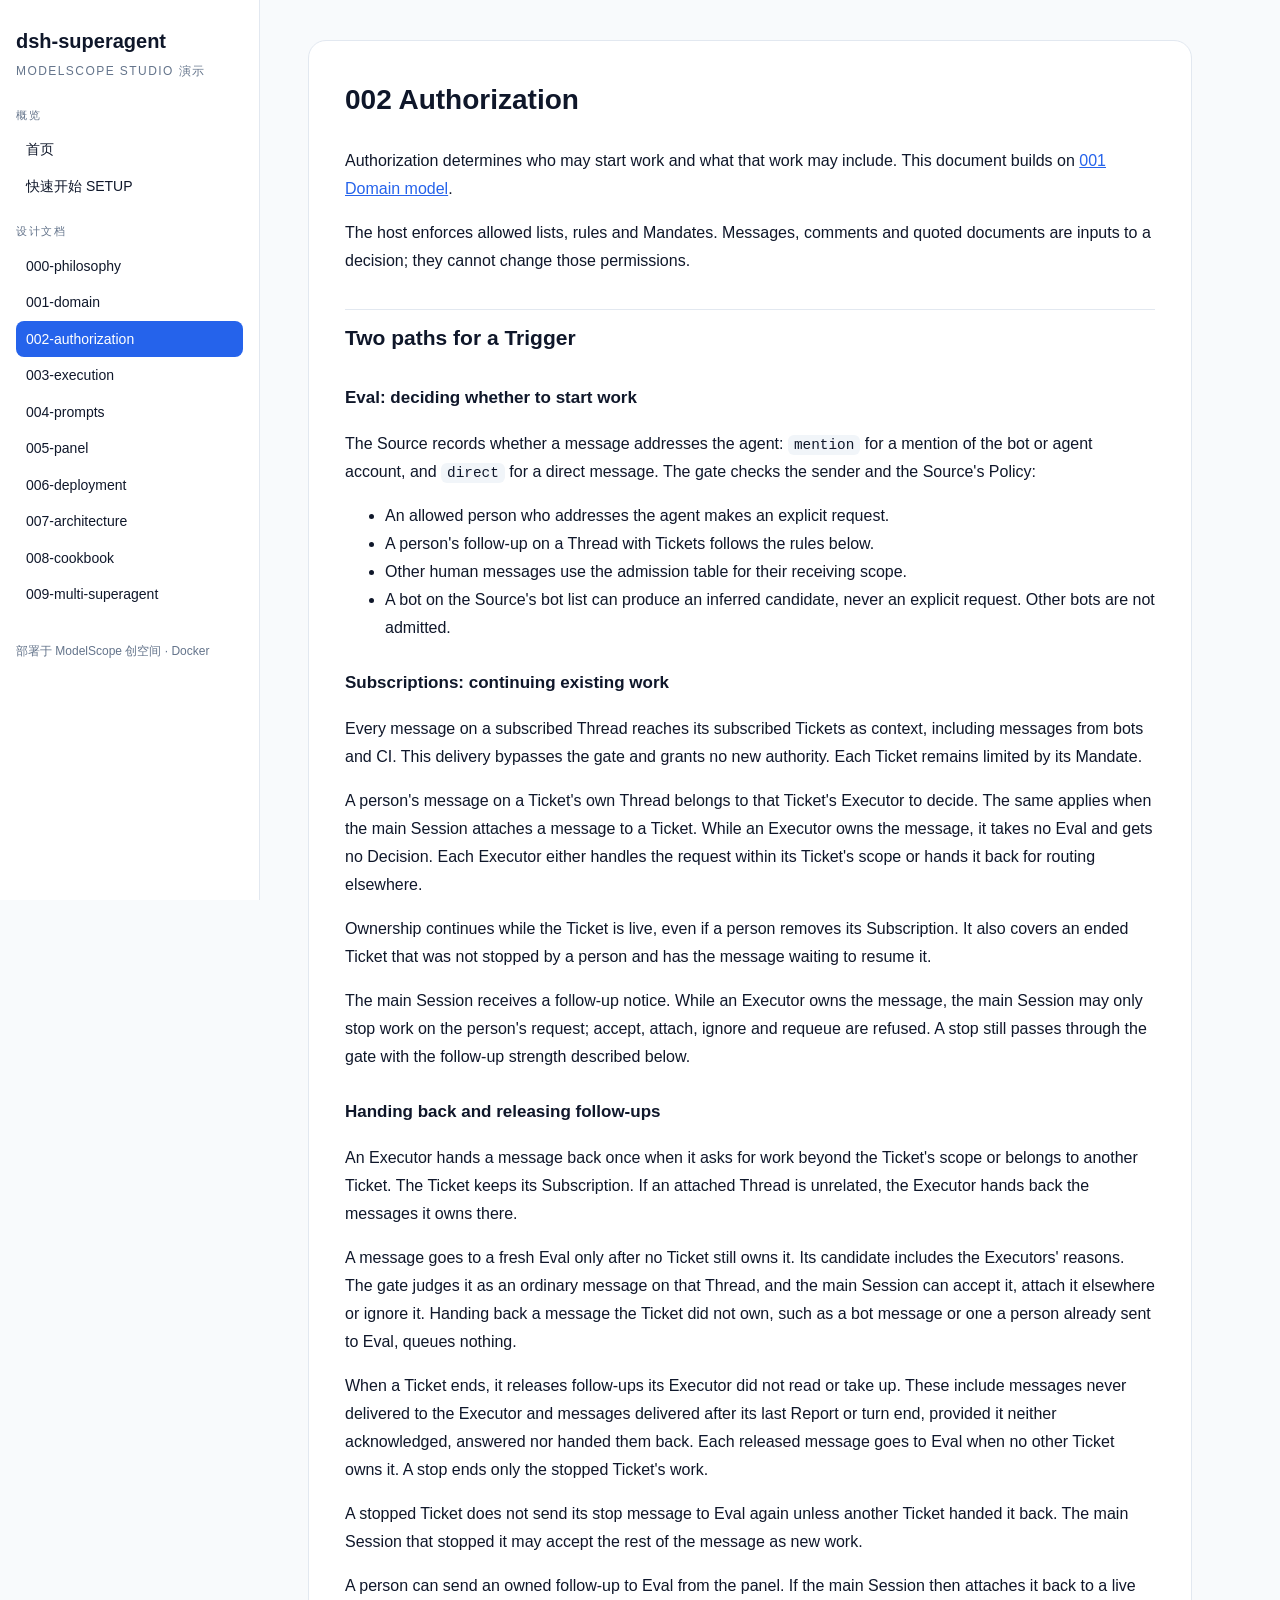
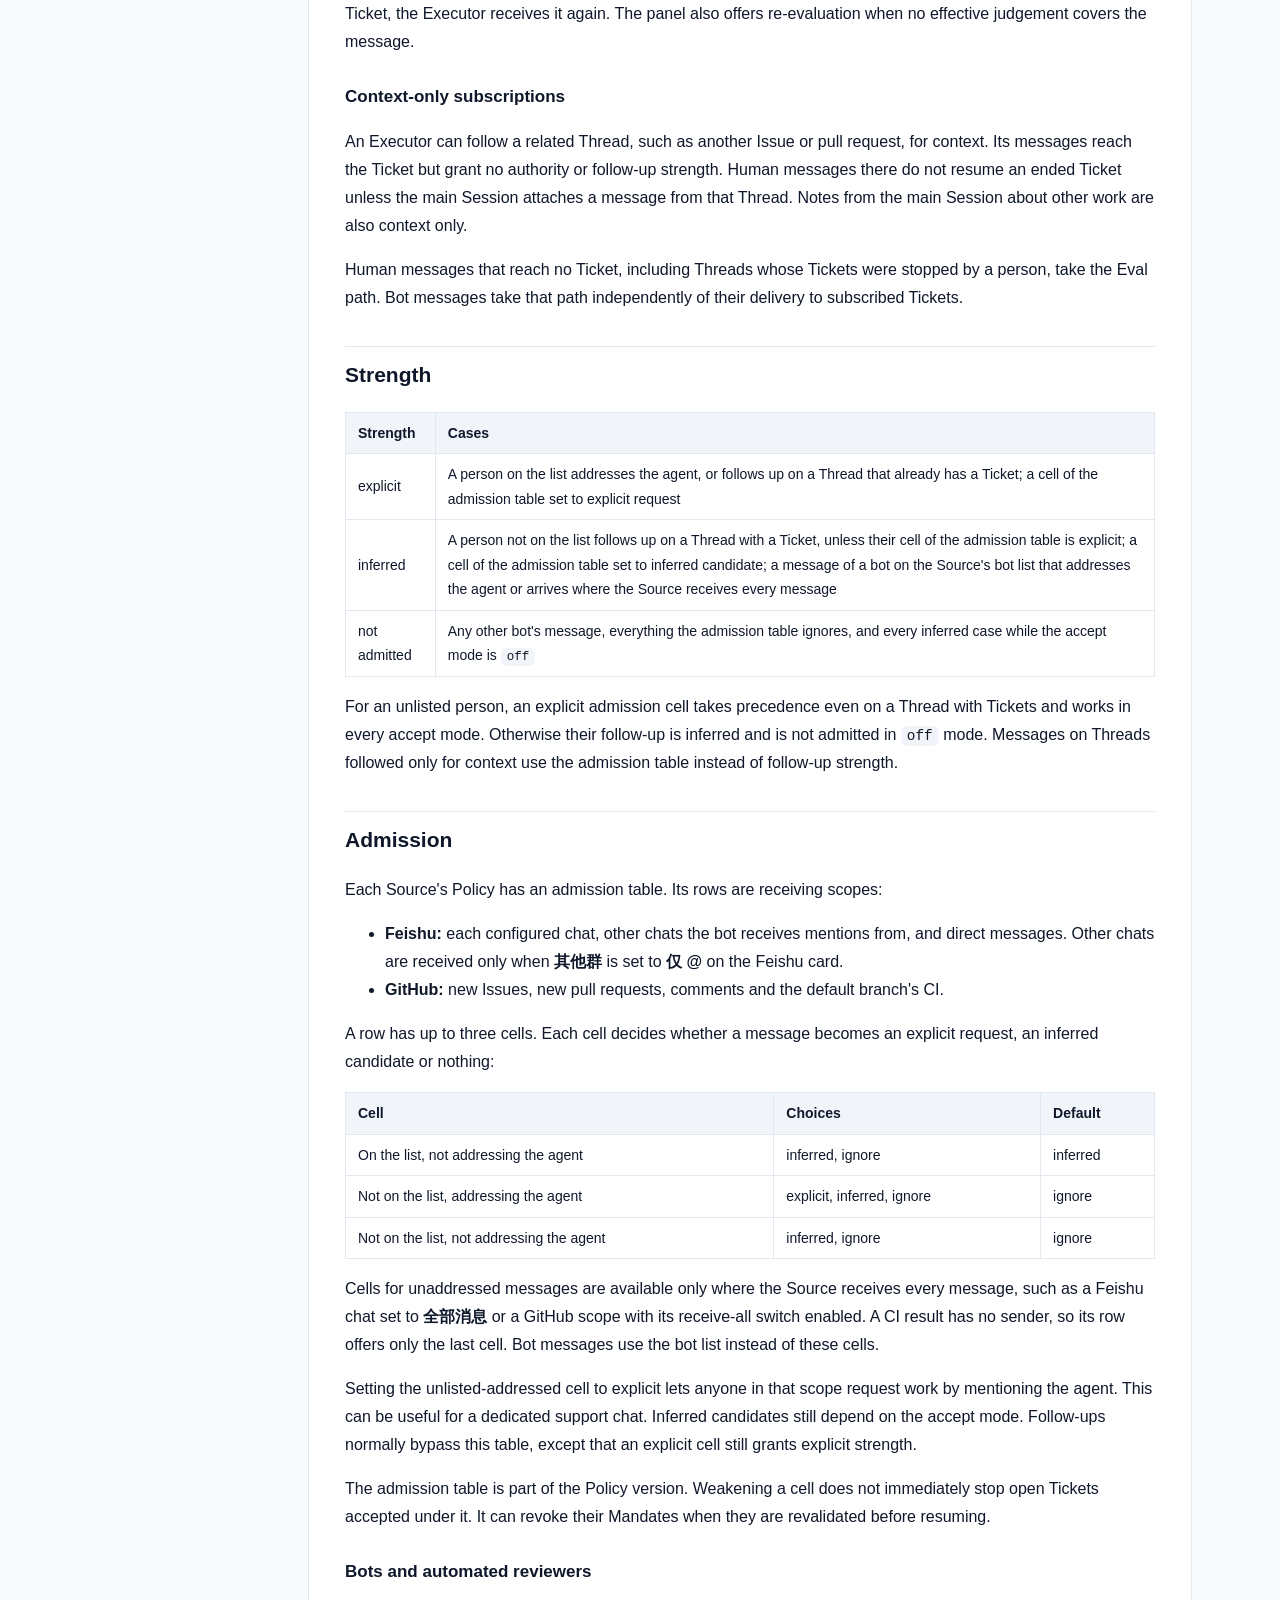
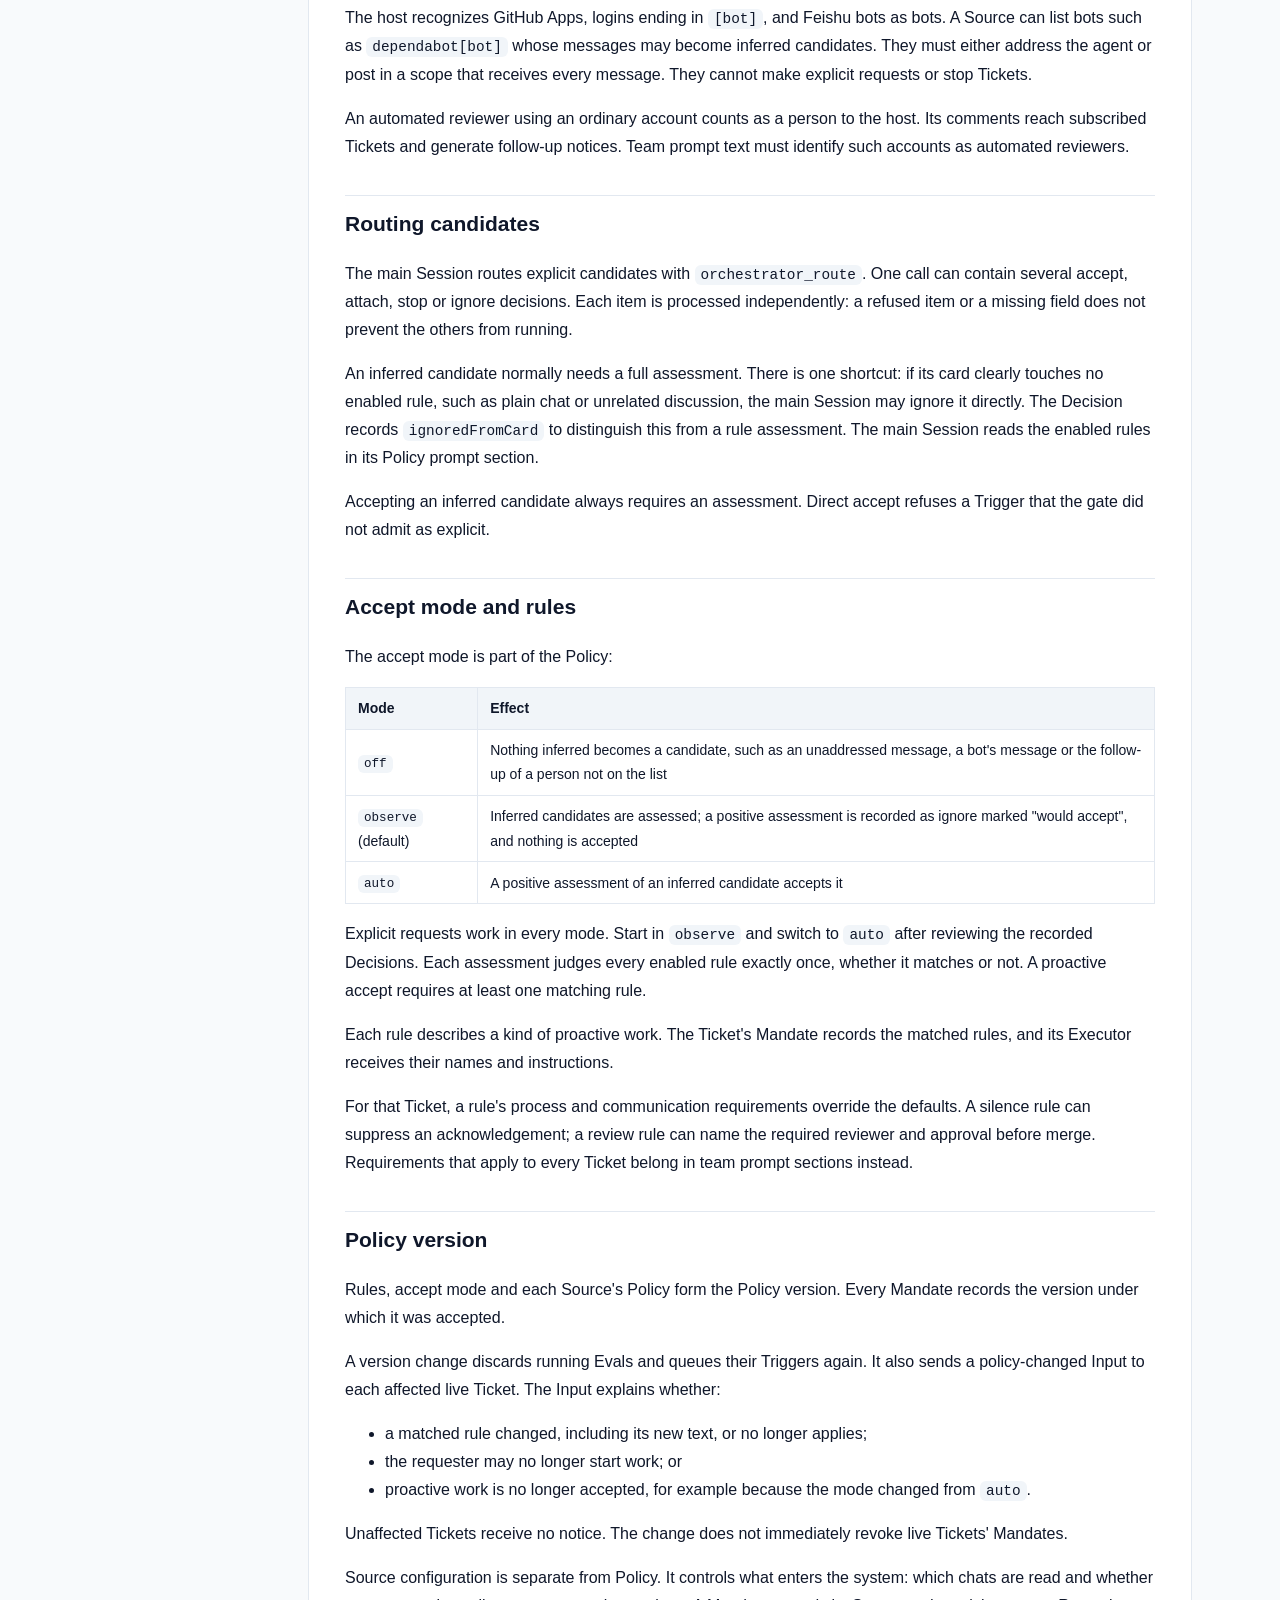
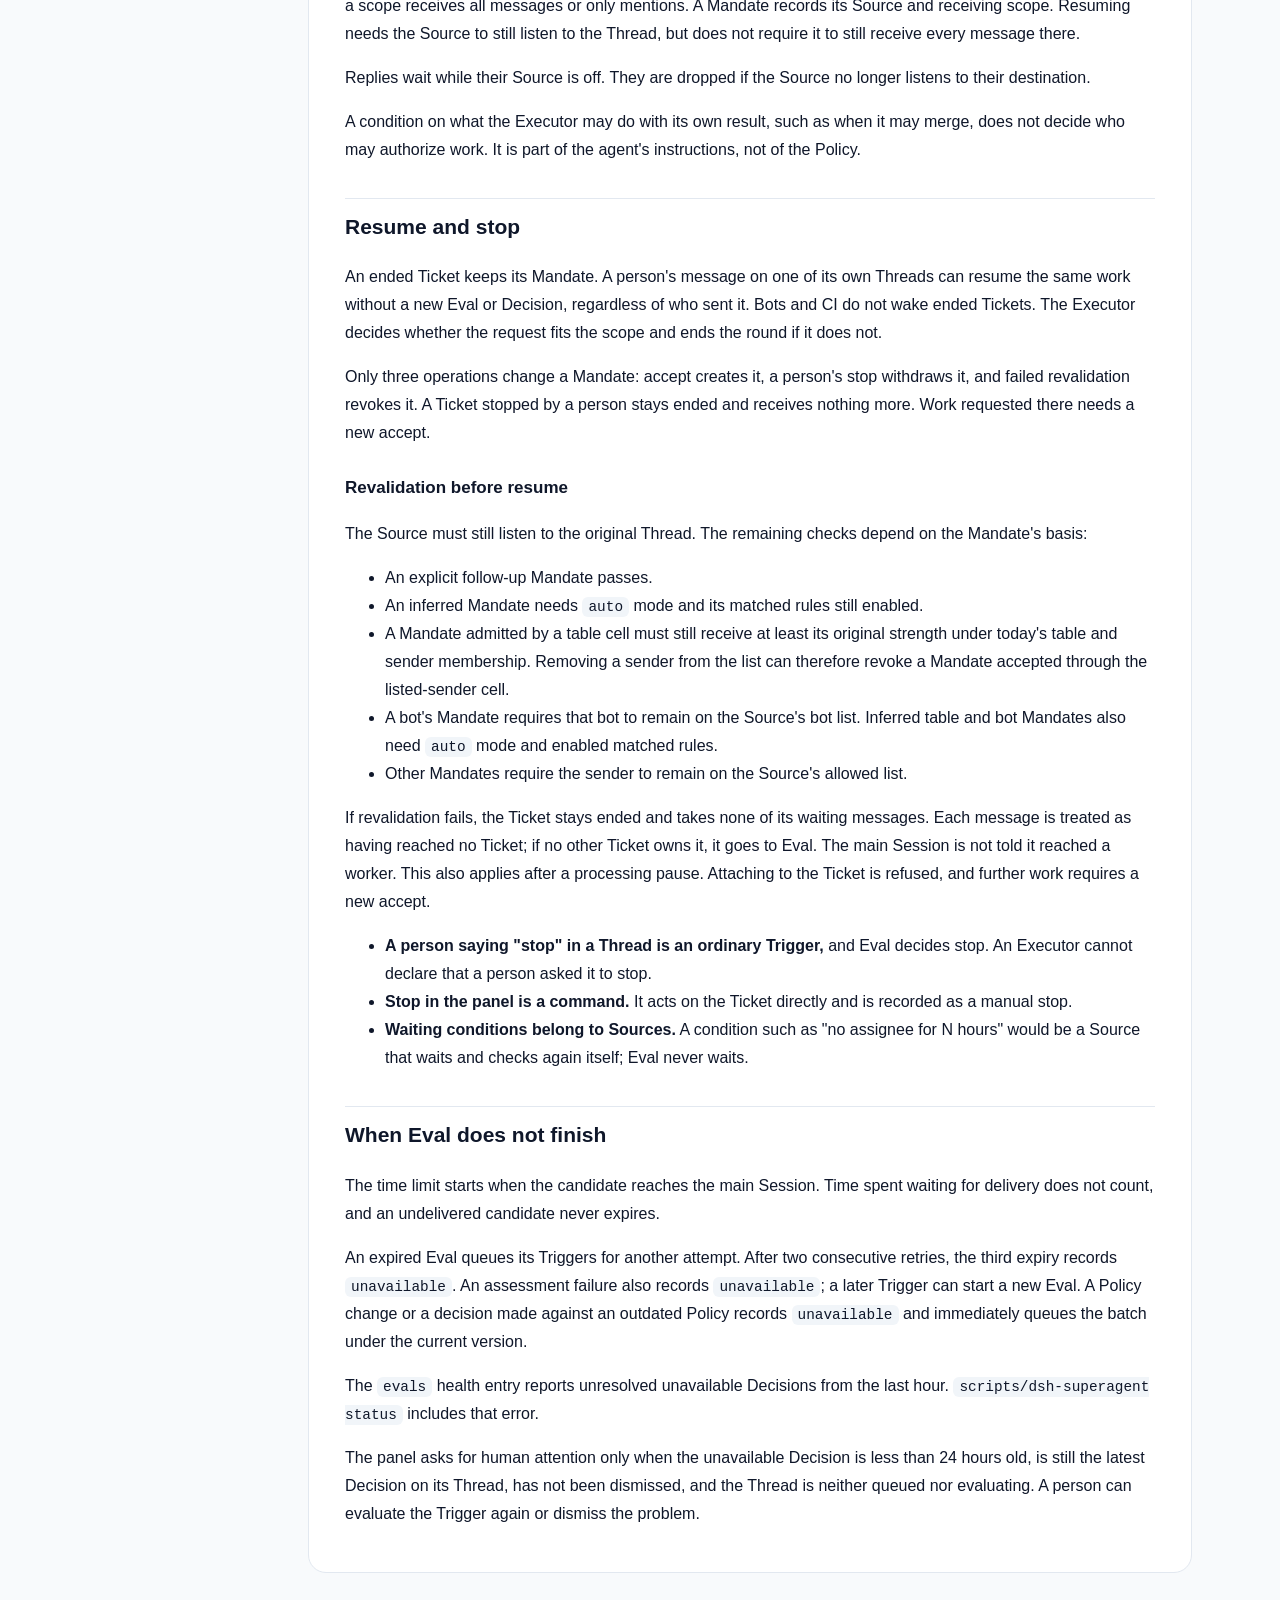
<file: studio-demo/site/docs/002-authorization.html>
<!DOCTYPE html>
<html lang="zh-CN">
<head>
<meta charset="utf-8">
<meta name="viewport" content="width=device-width, initial-scale=1">
<title>002 Authorization · dsh-superagent 演示</title>
<link rel="stylesheet" href="../assets/style.css">
</head>
<body>
<aside class="sidebar">
  <a class="brand" href="../index.html">dsh-superagent<span>MODELSCOPE STUDIO 演示</span></a>
  <nav><div class="group">概览</div><a class="nav" href="../index.html">首页</a><a class="nav" href="../setup.html">快速开始 SETUP</a><div class="group">设计文档</div><a class="nav" href="000-philosophy.html">000-philosophy</a><a class="nav" href="001-domain.html">001-domain</a><a class="nav active" href="002-authorization.html">002-authorization</a><a class="nav" href="003-execution.html">003-execution</a><a class="nav" href="004-prompts.html">004-prompts</a><a class="nav" href="005-panel.html">005-panel</a><a class="nav" href="006-deployment.html">006-deployment</a><a class="nav" href="007-architecture.html">007-architecture</a><a class="nav" href="008-cookbook.html">008-cookbook</a><a class="nav" href="009-multi-superagent.html">009-multi-superagent</a></nav>
  <footer>部署于 ModelScope 创空间 · Docker</footer>
</aside>
<main>
<article class="content">
<h1 id="002-authorization">002 Authorization</h1>
<p>Authorization determines who may start work and what that work may include. This document builds on <a href="001-domain.html">001 Domain model</a>.</p>
<p>The host enforces allowed lists, rules and Mandates. Messages, comments and quoted documents are inputs to a decision; they cannot change those permissions.</p>
<h2 id="two-paths-for-a-trigger">Two paths for a Trigger</h2>
<h3 id="eval-deciding-whether-to-start-work">Eval: deciding whether to start work</h3>
<p>The Source records whether a message addresses the agent: <code>mention</code> for a mention of the bot or agent account, and <code>direct</code> for a direct message. The gate checks the sender and the Source's Policy:</p>
<ul>
<li>An allowed person who addresses the agent makes an explicit request.</li>
<li>A person's follow-up on a Thread with Tickets follows the rules below.</li>
<li>Other human messages use the admission table for their receiving scope.</li>
<li>A bot on the Source's bot list can produce an inferred candidate, never an explicit request. Other bots are not admitted.</li>
</ul>
<h3 id="subscriptions-continuing-existing-work">Subscriptions: continuing existing work</h3>
<p>Every message on a subscribed Thread reaches its subscribed Tickets as context, including messages from bots and CI. This delivery bypasses the gate and grants no new authority. Each Ticket remains limited by its Mandate.</p>
<p>A person's message on a Ticket's own Thread belongs to that Ticket's Executor to decide. The same applies when the main Session attaches a message to a Ticket. While an Executor owns the message, it takes no Eval and gets no Decision. Each Executor either handles the request within its Ticket's scope or hands it back for routing elsewhere.</p>
<p>Ownership continues while the Ticket is live, even if a person removes its Subscription. It also covers an ended Ticket that was not stopped by a person and has the message waiting to resume it.</p>
<p>The main Session receives a follow-up notice. While an Executor owns the message, the main Session may only stop work on the person's request; accept, attach, ignore and requeue are refused. A stop still passes through the gate with the follow-up strength described below.</p>
<h3 id="handing-back-and-releasing-follow-ups">Handing back and releasing follow-ups</h3>
<p>An Executor hands a message back once when it asks for work beyond the Ticket's scope or belongs to another Ticket. The Ticket keeps its Subscription. If an attached Thread is unrelated, the Executor hands back the messages it owns there.</p>
<p>A message goes to a fresh Eval only after no Ticket still owns it. Its candidate includes the Executors' reasons. The gate judges it as an ordinary message on that Thread, and the main Session can accept it, attach it elsewhere or ignore it. Handing back a message the Ticket did not own, such as a bot message or one a person already sent to Eval, queues nothing.</p>
<p>When a Ticket ends, it releases follow-ups its Executor did not read or take up. These include messages never delivered to the Executor and messages delivered after its last Report or turn end, provided it neither acknowledged, answered nor handed them back. Each released message goes to Eval when no other Ticket owns it. A stop ends only the stopped Ticket's work.</p>
<p>A stopped Ticket does not send its stop message to Eval again unless another Ticket handed it back. The main Session that stopped it may accept the rest of the message as new work.</p>
<p>A person can send an owned follow-up to Eval from the panel. If the main Session then attaches it back to a live Ticket, the Executor receives it again. The panel also offers re-evaluation when no effective judgement covers the message.</p>
<h3 id="context-only-subscriptions">Context-only subscriptions</h3>
<p>An Executor can follow a related Thread, such as another Issue or pull request, for context. Its messages reach the Ticket but grant no authority or follow-up strength. Human messages there do not resume an ended Ticket unless the main Session attaches a message from that Thread. Notes from the main Session about other work are also context only.</p>
<p>Human messages that reach no Ticket, including Threads whose Tickets were stopped by a person, take the Eval path. Bot messages take that path independently of their delivery to subscribed Tickets.</p>
<h2 id="strength">Strength</h2>
<table>
<thead>
<tr>
<th>Strength</th>
<th>Cases</th>
</tr>
</thead>
<tbody>
<tr>
<td>explicit</td>
<td>A person on the list addresses the agent, or follows up on a Thread that already has a Ticket; a cell of the admission table set to explicit request</td>
</tr>
<tr>
<td>inferred</td>
<td>A person not on the list follows up on a Thread with a Ticket, unless their cell of the admission table is explicit; a cell of the admission table set to inferred candidate; a message of a bot on the Source's bot list that addresses the agent or arrives where the Source receives every message</td>
</tr>
<tr>
<td>not admitted</td>
<td>Any other bot's message, everything the admission table ignores, and every inferred case while the accept mode is <code>off</code></td>
</tr>
</tbody>
</table>
<p>For an unlisted person, an explicit admission cell takes precedence even on a Thread with Tickets and works in every accept mode. Otherwise their follow-up is inferred and is not admitted in <code>off</code> mode. Messages on Threads followed only for context use the admission table instead of follow-up strength.</p>
<h2 id="admission">Admission</h2>
<p>Each Source's Policy has an admission table. Its rows are receiving scopes:</p>
<ul>
<li><strong>Feishu:</strong> each configured chat, other chats the bot receives mentions from, and direct messages. Other chats are received only when <strong>其他群</strong> is set to <strong>仅 @</strong> on the Feishu card.</li>
<li><strong>GitHub:</strong> new Issues, new pull requests, comments and the default branch's CI.</li>
</ul>
<p>A row has up to three cells. Each cell decides whether a message becomes an explicit request, an inferred candidate or nothing:</p>
<table>
<thead>
<tr>
<th>Cell</th>
<th>Choices</th>
<th>Default</th>
</tr>
</thead>
<tbody>
<tr>
<td>On the list, not addressing the agent</td>
<td>inferred, ignore</td>
<td>inferred</td>
</tr>
<tr>
<td>Not on the list, addressing the agent</td>
<td>explicit, inferred, ignore</td>
<td>ignore</td>
</tr>
<tr>
<td>Not on the list, not addressing the agent</td>
<td>inferred, ignore</td>
<td>ignore</td>
</tr>
</tbody>
</table>
<p>Cells for unaddressed messages are available only where the Source receives every message, such as a Feishu chat set to <strong>全部消息</strong> or a GitHub scope with its receive-all switch enabled. A CI result has no sender, so its row offers only the last cell. Bot messages use the bot list instead of these cells.</p>
<p>Setting the unlisted-addressed cell to explicit lets anyone in that scope request work by mentioning the agent. This can be useful for a dedicated support chat. Inferred candidates still depend on the accept mode. Follow-ups normally bypass this table, except that an explicit cell still grants explicit strength.</p>
<p>The admission table is part of the Policy version. Weakening a cell does not immediately stop open Tickets accepted under it. It can revoke their Mandates when they are revalidated before resuming.</p>
<h3 id="bots-and-automated-reviewers">Bots and automated reviewers</h3>
<p>The host recognizes GitHub Apps, logins ending in <code>[bot]</code>, and Feishu bots as bots. A Source can list bots such as <code>dependabot[bot]</code> whose messages may become inferred candidates. They must either address the agent or post in a scope that receives every message. They cannot make explicit requests or stop Tickets.</p>
<p>An automated reviewer using an ordinary account counts as a person to the host. Its comments reach subscribed Tickets and generate follow-up notices. Team prompt text must identify such accounts as automated reviewers.</p>
<h2 id="routing-candidates">Routing candidates</h2>
<p>The main Session routes explicit candidates with <code>orchestrator_route</code>. One call can contain several accept, attach, stop or ignore decisions. Each item is processed independently: a refused item or a missing field does not prevent the others from running.</p>
<p>An inferred candidate normally needs a full assessment. There is one shortcut: if its card clearly touches no enabled rule, such as plain chat or unrelated discussion, the main Session may ignore it directly. The Decision records <code>ignoredFromCard</code> to distinguish this from a rule assessment. The main Session reads the enabled rules in its Policy prompt section.</p>
<p>Accepting an inferred candidate always requires an assessment. Direct accept refuses a Trigger that the gate did not admit as explicit.</p>
<h2 id="accept-mode-and-rules">Accept mode and rules</h2>
<p>The accept mode is part of the Policy:</p>
<table>
<thead>
<tr>
<th>Mode</th>
<th>Effect</th>
</tr>
</thead>
<tbody>
<tr>
<td><code>off</code></td>
<td>Nothing inferred becomes a candidate, such as an unaddressed message, a bot's message or the follow-up of a person not on the list</td>
</tr>
<tr>
<td><code>observe</code> (default)</td>
<td>Inferred candidates are assessed; a positive assessment is recorded as ignore marked "would accept", and nothing is accepted</td>
</tr>
<tr>
<td><code>auto</code></td>
<td>A positive assessment of an inferred candidate accepts it</td>
</tr>
</tbody>
</table>
<p>Explicit requests work in every mode. Start in <code>observe</code> and switch to <code>auto</code> after reviewing the recorded Decisions. Each assessment judges every enabled rule exactly once, whether it matches or not. A proactive accept requires at least one matching rule.</p>
<p>Each rule describes a kind of proactive work. The Ticket's Mandate records the matched rules, and its Executor receives their names and instructions.</p>
<p>For that Ticket, a rule's process and communication requirements override the defaults. A silence rule can suppress an acknowledgement; a review rule can name the required reviewer and approval before merge. Requirements that apply to every Ticket belong in team prompt sections instead.</p>
<h2 id="policy-version">Policy version</h2>
<p>Rules, accept mode and each Source's Policy form the Policy version. Every Mandate records the version under which it was accepted.</p>
<p>A version change discards running Evals and queues their Triggers again. It also sends a policy-changed Input to each affected live Ticket. The Input explains whether:</p>
<ul>
<li>a matched rule changed, including its new text, or no longer applies;</li>
<li>the requester may no longer start work; or</li>
<li>proactive work is no longer accepted, for example because the mode changed from <code>auto</code>.</li>
</ul>
<p>Unaffected Tickets receive no notice. The change does not immediately revoke live Tickets' Mandates.</p>
<p>Source configuration is separate from Policy. It controls what enters the system: which chats are read and whether a scope receives all messages or only mentions. A Mandate records its Source and receiving scope. Resuming needs the Source to still listen to the Thread, but does not require it to still receive every message there.</p>
<p>Replies wait while their Source is off. They are dropped if the Source no longer listens to their destination.</p>
<p>A condition on what the Executor may do with its own result, such as when it may merge, does not decide who may authorize work. It is part of the agent's instructions, not of the Policy.</p>
<h2 id="resume-and-stop">Resume and stop</h2>
<p>An ended Ticket keeps its Mandate. A person's message on one of its own Threads can resume the same work without a new Eval or Decision, regardless of who sent it. Bots and CI do not wake ended Tickets. The Executor decides whether the request fits the scope and ends the round if it does not.</p>
<p>Only three operations change a Mandate: accept creates it, a person's stop withdraws it, and failed revalidation revokes it. A Ticket stopped by a person stays ended and receives nothing more. Work requested there needs a new accept.</p>
<h3 id="revalidation-before-resume">Revalidation before resume</h3>
<p>The Source must still listen to the original Thread. The remaining checks depend on the Mandate's basis:</p>
<ul>
<li>An explicit follow-up Mandate passes.</li>
<li>An inferred Mandate needs <code>auto</code> mode and its matched rules still enabled.</li>
<li>A Mandate admitted by a table cell must still receive at least its original strength under today's table and sender membership. Removing a sender from the list can therefore revoke a Mandate accepted through the listed-sender cell.</li>
<li>A bot's Mandate requires that bot to remain on the Source's bot list. Inferred table and bot Mandates also need <code>auto</code> mode and enabled matched rules.</li>
<li>Other Mandates require the sender to remain on the Source's allowed list.</li>
</ul>
<p>If revalidation fails, the Ticket stays ended and takes none of its waiting messages. Each message is treated as having reached no Ticket; if no other Ticket owns it, it goes to Eval. The main Session is not told it reached a worker. This also applies after a processing pause. Attaching to the Ticket is refused, and further work requires a new accept.</p>
<ul>
<li><strong>A person saying "stop" in a Thread is an ordinary Trigger,</strong> and Eval decides stop. An Executor cannot declare that a person asked it to stop.</li>
<li><strong>Stop in the panel is a command.</strong> It acts on the Ticket directly and is recorded as a manual stop.</li>
<li><strong>Waiting conditions belong to Sources.</strong> A condition such as "no assignee for N hours" would be a Source that waits and checks again itself; Eval never waits.</li>
</ul>
<h2 id="when-eval-does-not-finish">When Eval does not finish</h2>
<p>The time limit starts when the candidate reaches the main Session. Time spent waiting for delivery does not count, and an undelivered candidate never expires.</p>
<p>An expired Eval queues its Triggers for another attempt. After two consecutive retries, the third expiry records <code>unavailable</code>. An assessment failure also records <code>unavailable</code>; a later Trigger can start a new Eval. A Policy change or a decision made against an outdated Policy records <code>unavailable</code> and immediately queues the batch under the current version.</p>
<p>The <code>evals</code> health entry reports unresolved unavailable Decisions from the last hour. <code>scripts/dsh-superagent status</code> includes that error.</p>
<p>The panel asks for human attention only when the unavailable Decision is less than 24 hours old, is still the latest Decision on its Thread, has not been dismissed, and the Thread is neither queued nor evaluating. A person can evaluate the Trigger again or dismiss the problem.</p>
</article>
</main>
</body>
</html>
</file>
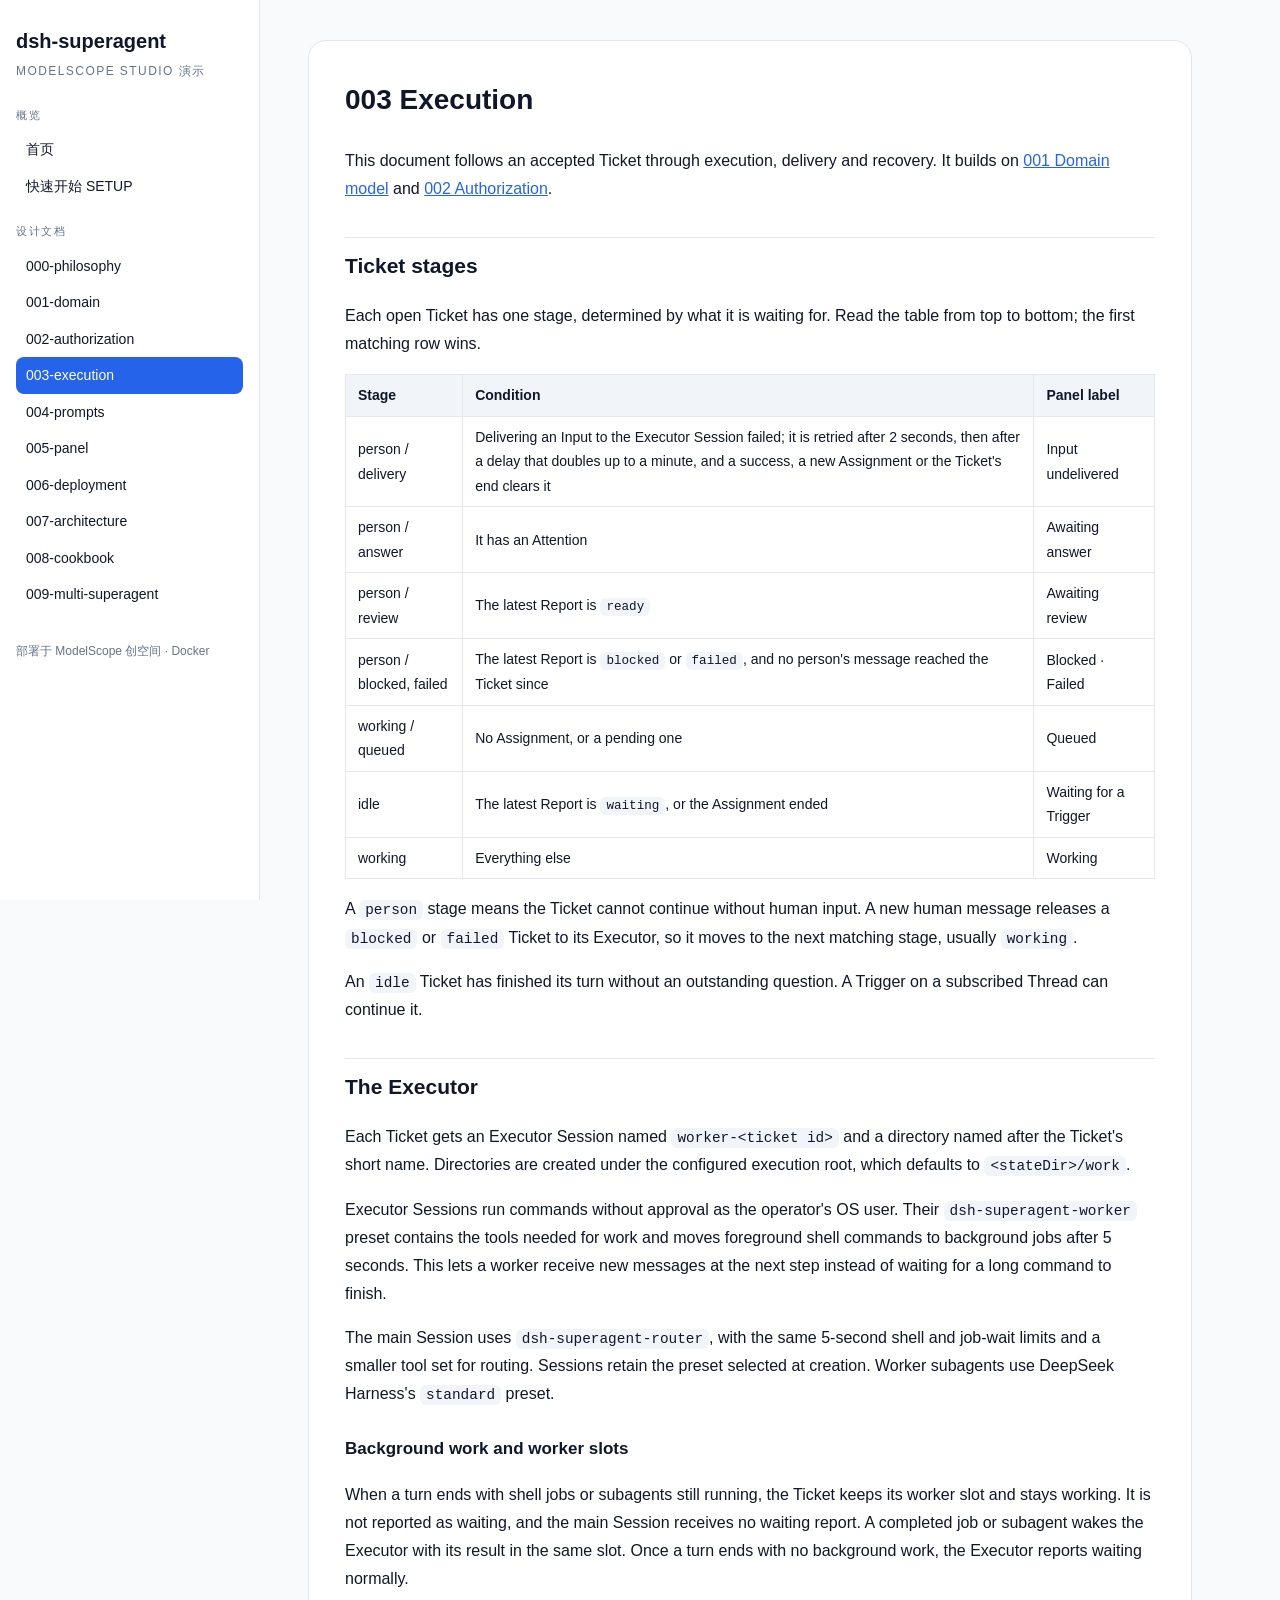
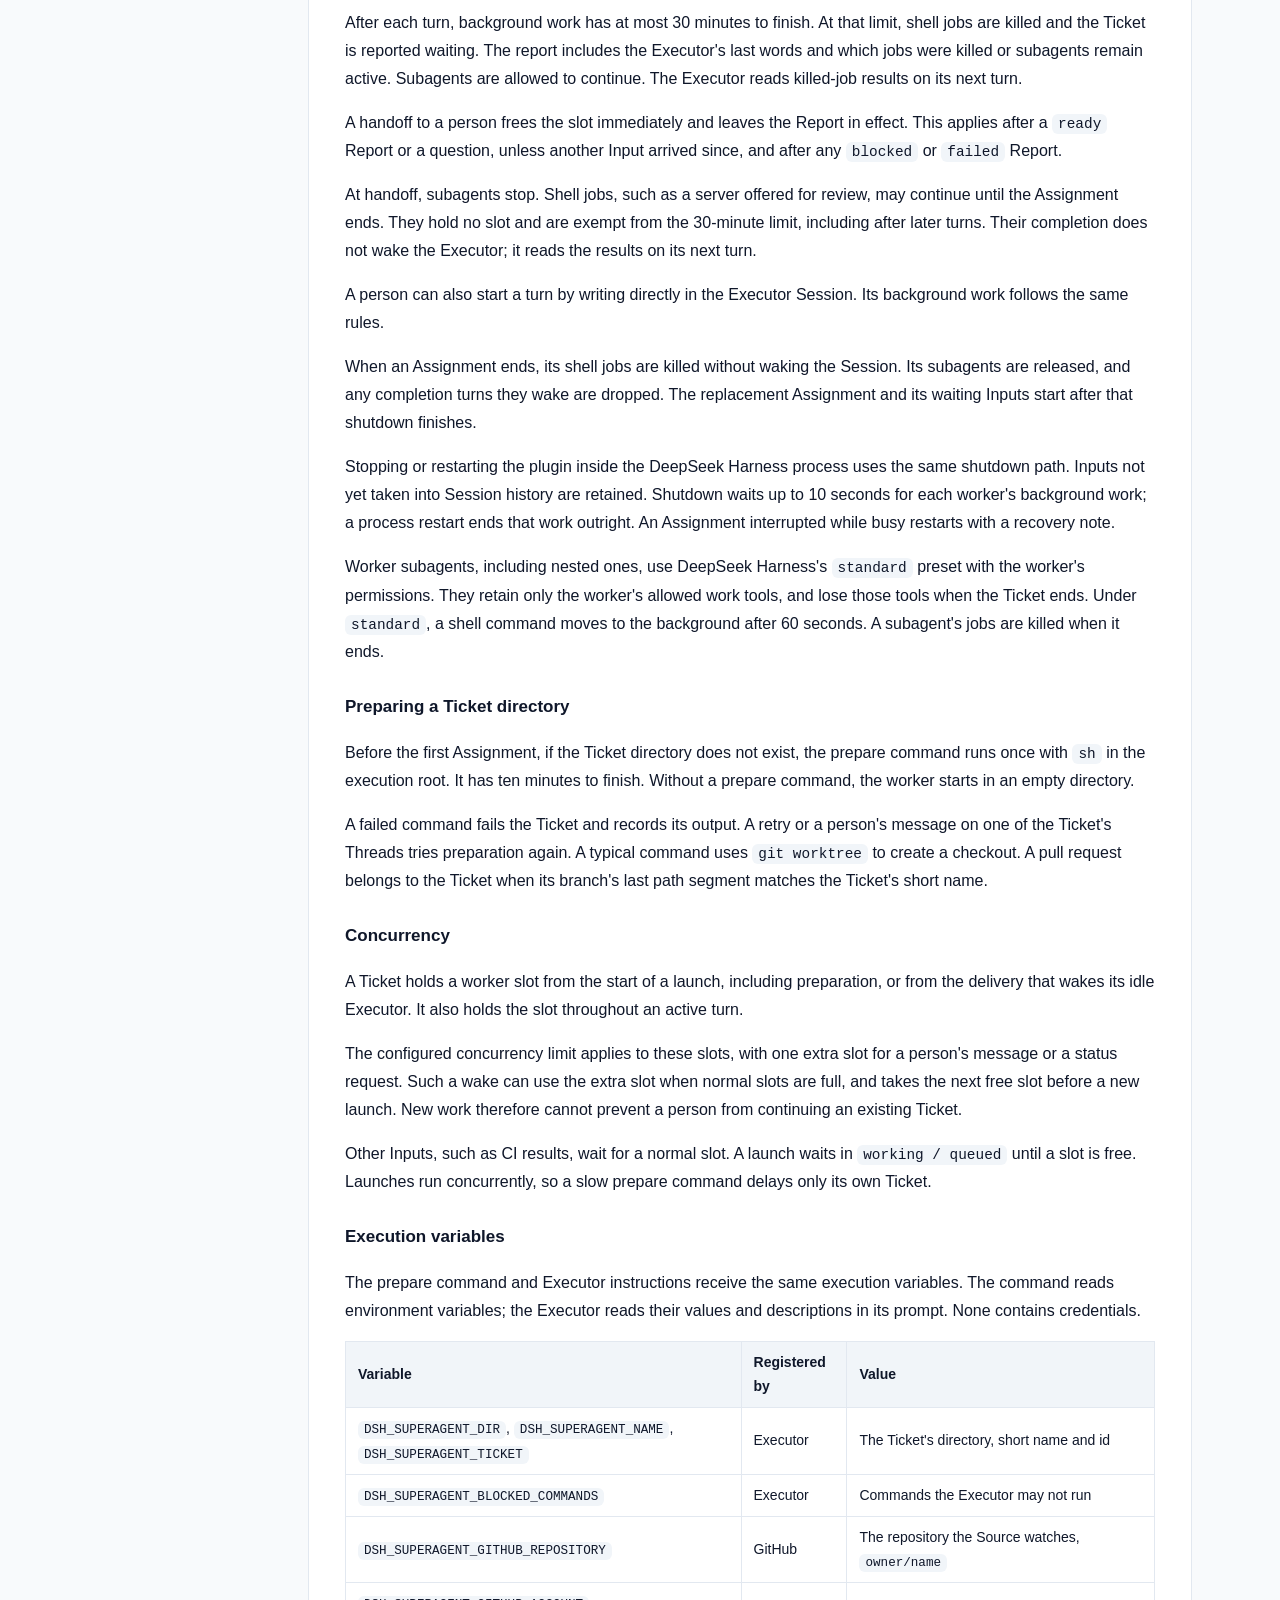
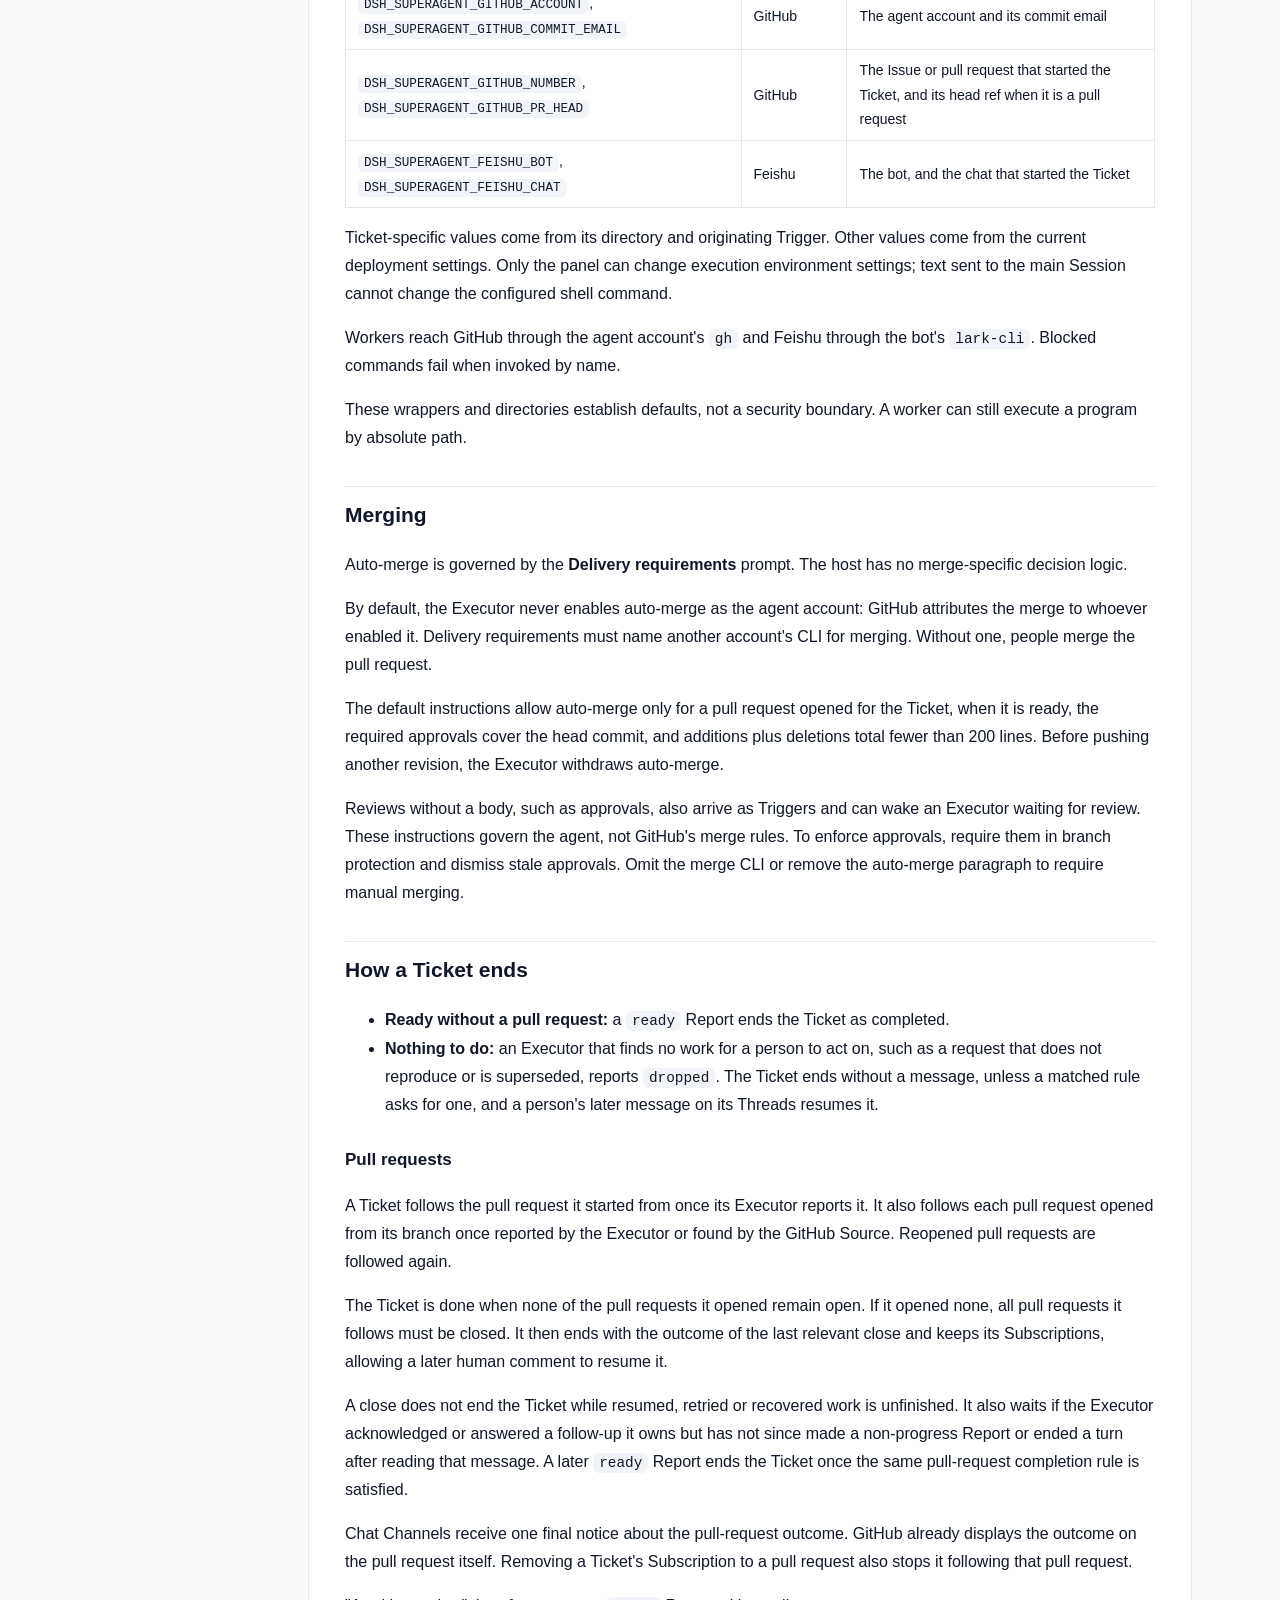
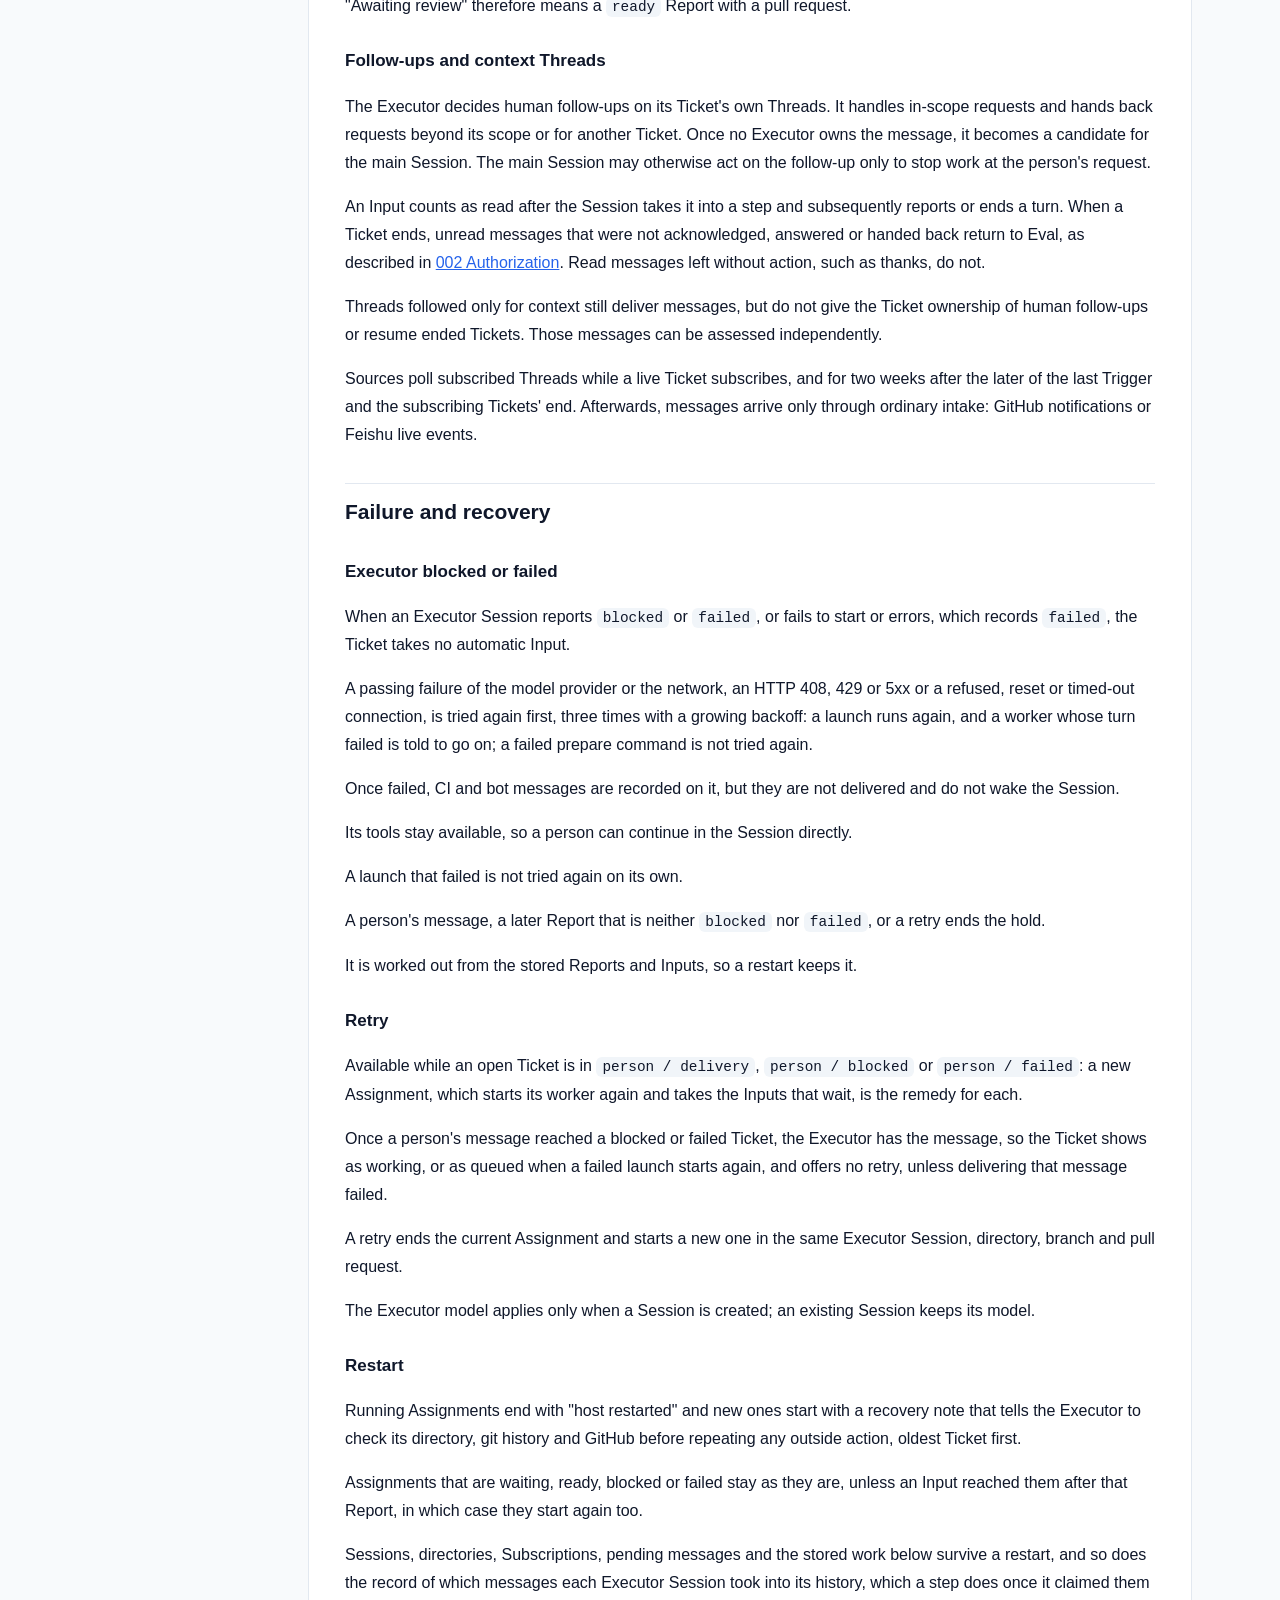
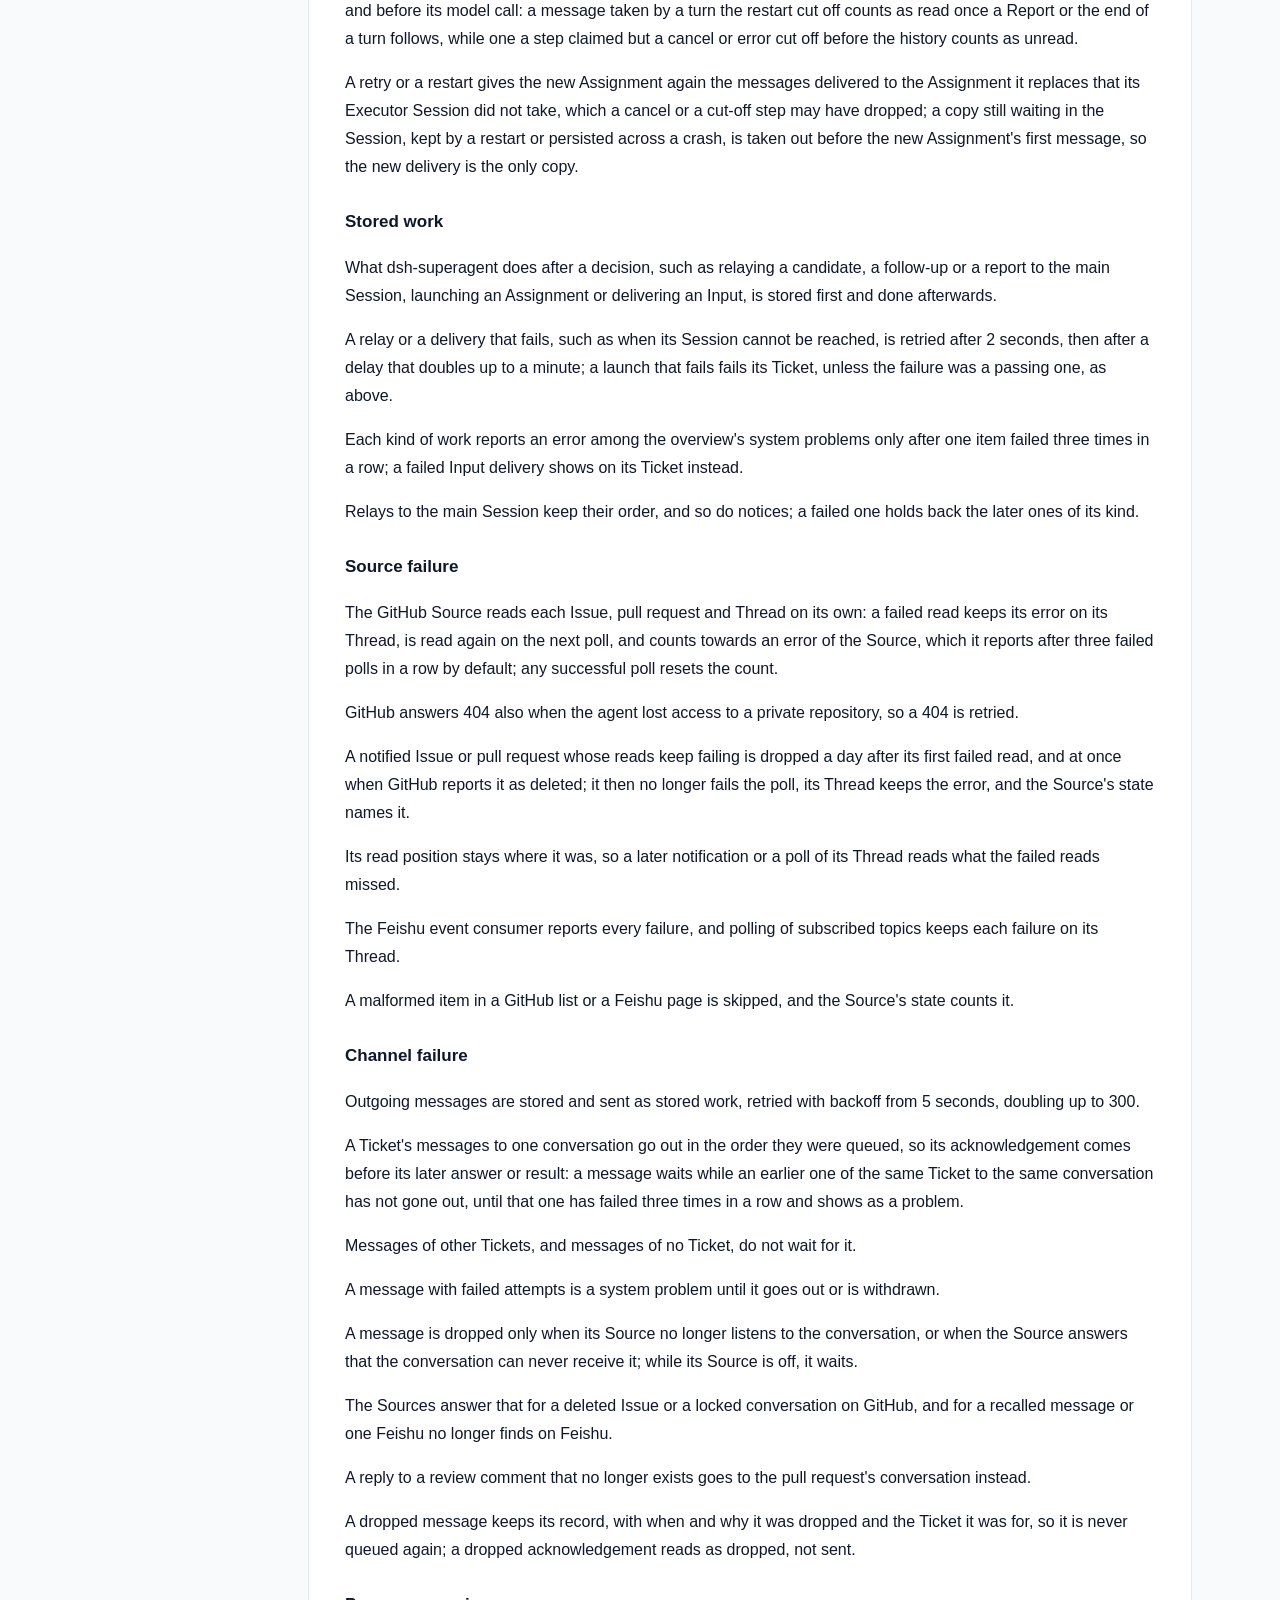
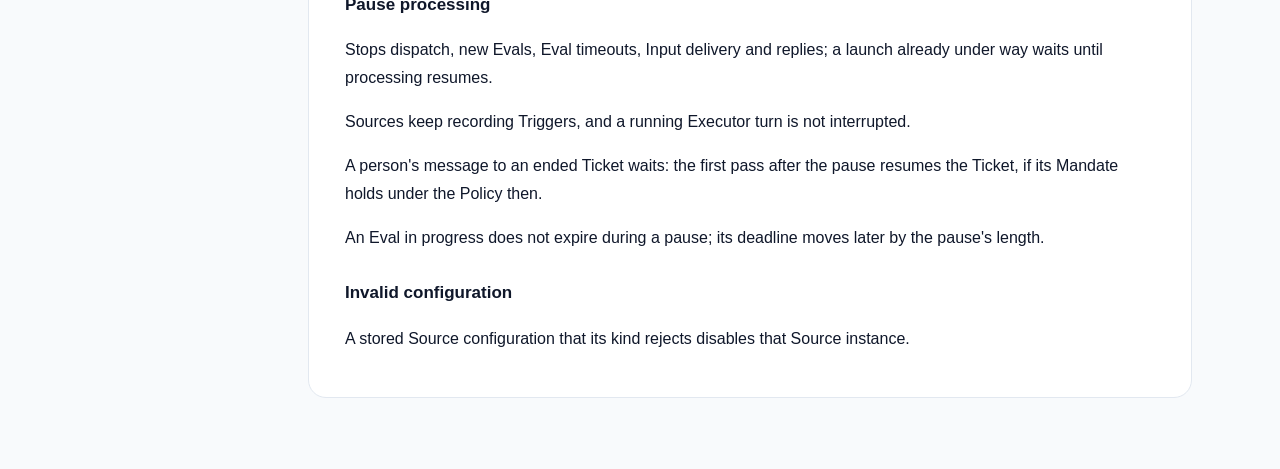
<file: studio-demo/site/docs/003-execution.html>
<!DOCTYPE html>
<html lang="zh-CN">
<head>
<meta charset="utf-8">
<meta name="viewport" content="width=device-width, initial-scale=1">
<title>003 Execution · dsh-superagent 演示</title>
<link rel="stylesheet" href="../assets/style.css">
</head>
<body>
<aside class="sidebar">
  <a class="brand" href="../index.html">dsh-superagent<span>MODELSCOPE STUDIO 演示</span></a>
  <nav><div class="group">概览</div><a class="nav" href="../index.html">首页</a><a class="nav" href="../setup.html">快速开始 SETUP</a><div class="group">设计文档</div><a class="nav" href="000-philosophy.html">000-philosophy</a><a class="nav" href="001-domain.html">001-domain</a><a class="nav" href="002-authorization.html">002-authorization</a><a class="nav active" href="003-execution.html">003-execution</a><a class="nav" href="004-prompts.html">004-prompts</a><a class="nav" href="005-panel.html">005-panel</a><a class="nav" href="006-deployment.html">006-deployment</a><a class="nav" href="007-architecture.html">007-architecture</a><a class="nav" href="008-cookbook.html">008-cookbook</a><a class="nav" href="009-multi-superagent.html">009-multi-superagent</a></nav>
  <footer>部署于 ModelScope 创空间 · Docker</footer>
</aside>
<main>
<article class="content">
<h1 id="003-execution">003 Execution</h1>
<p>This document follows an accepted Ticket through execution, delivery and recovery. It builds on <a href="001-domain.html">001 Domain model</a> and <a href="002-authorization.html">002 Authorization</a>.</p>
<h2 id="ticket-stages">Ticket stages</h2>
<p>Each open Ticket has one stage, determined by what it is waiting for. Read the table from top to bottom; the first matching row wins.</p>
<table>
<thead>
<tr>
<th>Stage</th>
<th>Condition</th>
<th>Panel label</th>
</tr>
</thead>
<tbody>
<tr>
<td>person / delivery</td>
<td>Delivering an Input to the Executor Session failed; it is retried after 2 seconds, then after a delay that doubles up to a minute, and a success, a new Assignment or the Ticket's end clears it</td>
<td>Input undelivered</td>
</tr>
<tr>
<td>person / answer</td>
<td>It has an Attention</td>
<td>Awaiting answer</td>
</tr>
<tr>
<td>person / review</td>
<td>The latest Report is <code>ready</code></td>
<td>Awaiting review</td>
</tr>
<tr>
<td>person / blocked, failed</td>
<td>The latest Report is <code>blocked</code> or <code>failed</code>, and no person's message reached the Ticket since</td>
<td>Blocked · Failed</td>
</tr>
<tr>
<td>working / queued</td>
<td>No Assignment, or a pending one</td>
<td>Queued</td>
</tr>
<tr>
<td>idle</td>
<td>The latest Report is <code>waiting</code>, or the Assignment ended</td>
<td>Waiting for a Trigger</td>
</tr>
<tr>
<td>working</td>
<td>Everything else</td>
<td>Working</td>
</tr>
</tbody>
</table>
<p>A <code>person</code> stage means the Ticket cannot continue without human input. A new human message releases a <code>blocked</code> or <code>failed</code> Ticket to its Executor, so it moves to the next matching stage, usually <code>working</code>.</p>
<p>An <code>idle</code> Ticket has finished its turn without an outstanding question. A Trigger on a subscribed Thread can continue it.</p>
<h2 id="the-executor">The Executor</h2>
<p>Each Ticket gets an Executor Session named <code>worker-&lt;ticket id&gt;</code> and a directory named after the Ticket's short name. Directories are created under the configured execution root, which defaults to <code>&lt;stateDir&gt;/work</code>.</p>
<p>Executor Sessions run commands without approval as the operator's OS user. Their <code>dsh-superagent-worker</code> preset contains the tools needed for work and moves foreground shell commands to background jobs after 5 seconds. This lets a worker receive new messages at the next step instead of waiting for a long command to finish.</p>
<p>The main Session uses <code>dsh-superagent-router</code>, with the same 5-second shell and job-wait limits and a smaller tool set for routing. Sessions retain the preset selected at creation. Worker subagents use DeepSeek Harness's <code>standard</code> preset.</p>
<h3 id="background-work-and-worker-slots">Background work and worker slots</h3>
<p>When a turn ends with shell jobs or subagents still running, the Ticket keeps its worker slot and stays working. It is not reported as waiting, and the main Session receives no waiting report. A completed job or subagent wakes the Executor with its result in the same slot. Once a turn ends with no background work, the Executor reports waiting normally.</p>
<p>After each turn, background work has at most 30 minutes to finish. At that limit, shell jobs are killed and the Ticket is reported waiting. The report includes the Executor's last words and which jobs were killed or subagents remain active. Subagents are allowed to continue. The Executor reads killed-job results on its next turn.</p>
<p>A handoff to a person frees the slot immediately and leaves the Report in effect. This applies after a <code>ready</code> Report or a question, unless another Input arrived since, and after any <code>blocked</code> or <code>failed</code> Report.</p>
<p>At handoff, subagents stop. Shell jobs, such as a server offered for review, may continue until the Assignment ends. They hold no slot and are exempt from the 30-minute limit, including after later turns. Their completion does not wake the Executor; it reads the results on its next turn.</p>
<p>A person can also start a turn by writing directly in the Executor Session. Its background work follows the same rules.</p>
<p>When an Assignment ends, its shell jobs are killed without waking the Session. Its subagents are released, and any completion turns they wake are dropped. The replacement Assignment and its waiting Inputs start after that shutdown finishes.</p>
<p>Stopping or restarting the plugin inside the DeepSeek Harness process uses the same shutdown path. Inputs not yet taken into Session history are retained. Shutdown waits up to 10 seconds for each worker's background work; a process restart ends that work outright. An Assignment interrupted while busy restarts with a recovery note.</p>
<p>Worker subagents, including nested ones, use DeepSeek Harness's <code>standard</code> preset with the worker's permissions. They retain only the worker's allowed work tools, and lose those tools when the Ticket ends. Under <code>standard</code>, a shell command moves to the background after 60 seconds. A subagent's jobs are killed when it ends.</p>
<h3 id="preparing-a-ticket-directory">Preparing a Ticket directory</h3>
<p>Before the first Assignment, if the Ticket directory does not exist, the prepare command runs once with <code>sh</code> in the execution root. It has ten minutes to finish. Without a prepare command, the worker starts in an empty directory.</p>
<p>A failed command fails the Ticket and records its output. A retry or a person's message on one of the Ticket's Threads tries preparation again. A typical command uses <code>git worktree</code> to create a checkout. A pull request belongs to the Ticket when its branch's last path segment matches the Ticket's short name.</p>
<h3 id="concurrency">Concurrency</h3>
<p>A Ticket holds a worker slot from the start of a launch, including preparation, or from the delivery that wakes its idle Executor. It also holds the slot throughout an active turn.</p>
<p>The configured concurrency limit applies to these slots, with one extra slot for a person's message or a status request. Such a wake can use the extra slot when normal slots are full, and takes the next free slot before a new launch. New work therefore cannot prevent a person from continuing an existing Ticket.</p>
<p>Other Inputs, such as CI results, wait for a normal slot. A launch waits in <code>working / queued</code> until a slot is free. Launches run concurrently, so a slow prepare command delays only its own Ticket.</p>
<h3 id="execution-variables">Execution variables</h3>
<p>The prepare command and Executor instructions receive the same execution variables. The command reads environment variables; the Executor reads their values and descriptions in its prompt. None contains credentials.</p>
<table>
<thead>
<tr>
<th>Variable</th>
<th>Registered by</th>
<th>Value</th>
</tr>
</thead>
<tbody>
<tr>
<td><code>DSH_SUPERAGENT_DIR</code>, <code>DSH_SUPERAGENT_NAME</code>, <code>DSH_SUPERAGENT_TICKET</code></td>
<td>Executor</td>
<td>The Ticket's directory, short name and id</td>
</tr>
<tr>
<td><code>DSH_SUPERAGENT_BLOCKED_COMMANDS</code></td>
<td>Executor</td>
<td>Commands the Executor may not run</td>
</tr>
<tr>
<td><code>DSH_SUPERAGENT_GITHUB_REPOSITORY</code></td>
<td>GitHub</td>
<td>The repository the Source watches, <code>owner/name</code></td>
</tr>
<tr>
<td><code>DSH_SUPERAGENT_GITHUB_ACCOUNT</code>, <code>DSH_SUPERAGENT_GITHUB_COMMIT_EMAIL</code></td>
<td>GitHub</td>
<td>The agent account and its commit email</td>
</tr>
<tr>
<td><code>DSH_SUPERAGENT_GITHUB_NUMBER</code>, <code>DSH_SUPERAGENT_GITHUB_PR_HEAD</code></td>
<td>GitHub</td>
<td>The Issue or pull request that started the Ticket, and its head ref when it is a pull request</td>
</tr>
<tr>
<td><code>DSH_SUPERAGENT_FEISHU_BOT</code>, <code>DSH_SUPERAGENT_FEISHU_CHAT</code></td>
<td>Feishu</td>
<td>The bot, and the chat that started the Ticket</td>
</tr>
</tbody>
</table>
<p>Ticket-specific values come from its directory and originating Trigger. Other values come from the current deployment settings. Only the panel can change execution environment settings; text sent to the main Session cannot change the configured shell command.</p>
<p>Workers reach GitHub through the agent account's <code>gh</code> and Feishu through the bot's <code>lark-cli</code>. Blocked commands fail when invoked by name.</p>
<p>These wrappers and directories establish defaults, not a security boundary. A worker can still execute a program by absolute path.</p>
<h2 id="merging">Merging</h2>
<p>Auto-merge is governed by the <strong>Delivery requirements</strong> prompt. The host has no merge-specific decision logic.</p>
<p>By default, the Executor never enables auto-merge as the agent account: GitHub attributes the merge to whoever enabled it. Delivery requirements must name another account's CLI for merging. Without one, people merge the pull request.</p>
<p>The default instructions allow auto-merge only for a pull request opened for the Ticket, when it is ready, the required approvals cover the head commit, and additions plus deletions total fewer than 200 lines. Before pushing another revision, the Executor withdraws auto-merge.</p>
<p>Reviews without a body, such as approvals, also arrive as Triggers and can wake an Executor waiting for review. These instructions govern the agent, not GitHub's merge rules. To enforce approvals, require them in branch protection and dismiss stale approvals. Omit the merge CLI or remove the auto-merge paragraph to require manual merging.</p>
<h2 id="how-a-ticket-ends">How a Ticket ends</h2>
<ul>
<li><strong>Ready without a pull request:</strong> a <code>ready</code> Report ends the Ticket as completed.</li>
<li><strong>Nothing to do:</strong> an Executor that finds no work for a person to act on, such as a request that does not reproduce or is superseded, reports <code>dropped</code>. The Ticket ends without a message, unless a matched rule asks for one, and a person's later message on its Threads resumes it.</li>
</ul>
<h3 id="pull-requests">Pull requests</h3>
<p>A Ticket follows the pull request it started from once its Executor reports it. It also follows each pull request opened from its branch once reported by the Executor or found by the GitHub Source. Reopened pull requests are followed again.</p>
<p>The Ticket is done when none of the pull requests it opened remain open. If it opened none, all pull requests it follows must be closed. It then ends with the outcome of the last relevant close and keeps its Subscriptions, allowing a later human comment to resume it.</p>
<p>A close does not end the Ticket while resumed, retried or recovered work is unfinished. It also waits if the Executor acknowledged or answered a follow-up it owns but has not since made a non-progress Report or ended a turn after reading that message. A later <code>ready</code> Report ends the Ticket once the same pull-request completion rule is satisfied.</p>
<p>Chat Channels receive one final notice about the pull-request outcome. GitHub already displays the outcome on the pull request itself. Removing a Ticket's Subscription to a pull request also stops it following that pull request.</p>
<p>"Awaiting review" therefore means a <code>ready</code> Report with a pull request.</p>
<h3 id="follow-ups-and-context-threads">Follow-ups and context Threads</h3>
<p>The Executor decides human follow-ups on its Ticket's own Threads. It handles in-scope requests and hands back requests beyond its scope or for another Ticket. Once no Executor owns the message, it becomes a candidate for the main Session. The main Session may otherwise act on the follow-up only to stop work at the person's request.</p>
<p>An Input counts as read after the Session takes it into a step and subsequently reports or ends a turn. When a Ticket ends, unread messages that were not acknowledged, answered or handed back return to Eval, as described in <a href="002-authorization.html">002 Authorization</a>. Read messages left without action, such as thanks, do not.</p>
<p>Threads followed only for context still deliver messages, but do not give the Ticket ownership of human follow-ups or resume ended Tickets. Those messages can be assessed independently.</p>
<p>Sources poll subscribed Threads while a live Ticket subscribes, and for two weeks after the later of the last Trigger and the subscribing Tickets' end. Afterwards, messages arrive only through ordinary intake: GitHub notifications or Feishu live events.</p>
<h2 id="failure-and-recovery">Failure and recovery</h2>
<h3 id="executor-blocked-or-failed">Executor blocked or failed</h3>
<p>When an Executor Session reports <code>blocked</code> or <code>failed</code>, or fails to start or errors, which records <code>failed</code>, the Ticket takes no automatic Input.</p>
<p>A passing failure of the model provider or the network, an HTTP 408, 429 or 5xx or a refused, reset or timed-out connection, is tried again first, three times with a growing backoff: a launch runs again, and a worker whose turn failed is told to go on; a failed prepare command is not tried again.</p>
<p>Once failed, CI and bot messages are recorded on it, but they are not delivered and do not wake the Session.</p>
<p>Its tools stay available, so a person can continue in the Session directly.</p>
<p>A launch that failed is not tried again on its own.</p>
<p>A person's message, a later Report that is neither <code>blocked</code> nor <code>failed</code>, or a retry ends the hold.</p>
<p>It is worked out from the stored Reports and Inputs, so a restart keeps it.</p>
<h3 id="retry">Retry</h3>
<p>Available while an open Ticket is in <code>person / delivery</code>, <code>person / blocked</code> or <code>person / failed</code>: a new Assignment, which starts its worker again and takes the Inputs that wait, is the remedy for each.</p>
<p>Once a person's message reached a blocked or failed Ticket, the Executor has the message, so the Ticket shows as working, or as queued when a failed launch starts again, and offers no retry, unless delivering that message failed.</p>
<p>A retry ends the current Assignment and starts a new one in the same Executor Session, directory, branch and pull request.</p>
<p>The Executor model applies only when a Session is created; an existing Session keeps its model.</p>
<h3 id="restart">Restart</h3>
<p>Running Assignments end with "host restarted" and new ones start with a recovery note that tells the Executor to check its directory, git history and GitHub before repeating any outside action, oldest Ticket first.</p>
<p>Assignments that are waiting, ready, blocked or failed stay as they are, unless an Input reached them after that Report, in which case they start again too.</p>
<p>Sessions, directories, Subscriptions, pending messages and the stored work below survive a restart, and so does the record of which messages each Executor Session took into its history, which a step does once it claimed them and before its model call: a message taken by a turn the restart cut off counts as read once a Report or the end of a turn follows, while one a step claimed but a cancel or error cut off before the history counts as unread.</p>
<p>A retry or a restart gives the new Assignment again the messages delivered to the Assignment it replaces that its Executor Session did not take, which a cancel or a cut-off step may have dropped; a copy still waiting in the Session, kept by a restart or persisted across a crash, is taken out before the new Assignment's first message, so the new delivery is the only copy.</p>
<h3 id="stored-work">Stored work</h3>
<p>What dsh-superagent does after a decision, such as relaying a candidate, a follow-up or a report to the main Session, launching an Assignment or delivering an Input, is stored first and done afterwards.</p>
<p>A relay or a delivery that fails, such as when its Session cannot be reached, is retried after 2 seconds, then after a delay that doubles up to a minute; a launch that fails fails its Ticket, unless the failure was a passing one, as above.</p>
<p>Each kind of work reports an error among the overview's system problems only after one item failed three times in a row; a failed Input delivery shows on its Ticket instead.</p>
<p>Relays to the main Session keep their order, and so do notices; a failed one holds back the later ones of its kind.</p>
<h3 id="source-failure">Source failure</h3>
<p>The GitHub Source reads each Issue, pull request and Thread on its own: a failed read keeps its error on its Thread, is read again on the next poll, and counts towards an error of the Source, which it reports after three failed polls in a row by default; any successful poll resets the count.</p>
<p>GitHub answers 404 also when the agent lost access to a private repository, so a 404 is retried.</p>
<p>A notified Issue or pull request whose reads keep failing is dropped a day after its first failed read, and at once when GitHub reports it as deleted; it then no longer fails the poll, its Thread keeps the error, and the Source's state names it.</p>
<p>Its read position stays where it was, so a later notification or a poll of its Thread reads what the failed reads missed.</p>
<p>The Feishu event consumer reports every failure, and polling of subscribed topics keeps each failure on its Thread.</p>
<p>A malformed item in a GitHub list or a Feishu page is skipped, and the Source's state counts it.</p>
<h3 id="channel-failure">Channel failure</h3>
<p>Outgoing messages are stored and sent as stored work, retried with backoff from 5 seconds, doubling up to 300.</p>
<p>A Ticket's messages to one conversation go out in the order they were queued, so its acknowledgement comes before its later answer or result: a message waits while an earlier one of the same Ticket to the same conversation has not gone out, until that one has failed three times in a row and shows as a problem.</p>
<p>Messages of other Tickets, and messages of no Ticket, do not wait for it.</p>
<p>A message with failed attempts is a system problem until it goes out or is withdrawn.</p>
<p>A message is dropped only when its Source no longer listens to the conversation, or when the Source answers that the conversation can never receive it; while its Source is off, it waits.</p>
<p>The Sources answer that for a deleted Issue or a locked conversation on GitHub, and for a recalled message or one Feishu no longer finds on Feishu.</p>
<p>A reply to a review comment that no longer exists goes to the pull request's conversation instead.</p>
<p>A dropped message keeps its record, with when and why it was dropped and the Ticket it was for, so it is never queued again; a dropped acknowledgement reads as dropped, not sent.</p>
<h3 id="pause-processing">Pause processing</h3>
<p>Stops dispatch, new Evals, Eval timeouts, Input delivery and replies; a launch already under way waits until processing resumes.</p>
<p>Sources keep recording Triggers, and a running Executor turn is not interrupted.</p>
<p>A person's message to an ended Ticket waits: the first pass after the pause resumes the Ticket, if its Mandate holds under the Policy then.</p>
<p>An Eval in progress does not expire during a pause; its deadline moves later by the pause's length.</p>
<h3 id="invalid-configuration">Invalid configuration</h3>
<p>A stored Source configuration that its kind rejects disables that Source instance.</p>
</article>
</main>
</body>
</html>
</file>
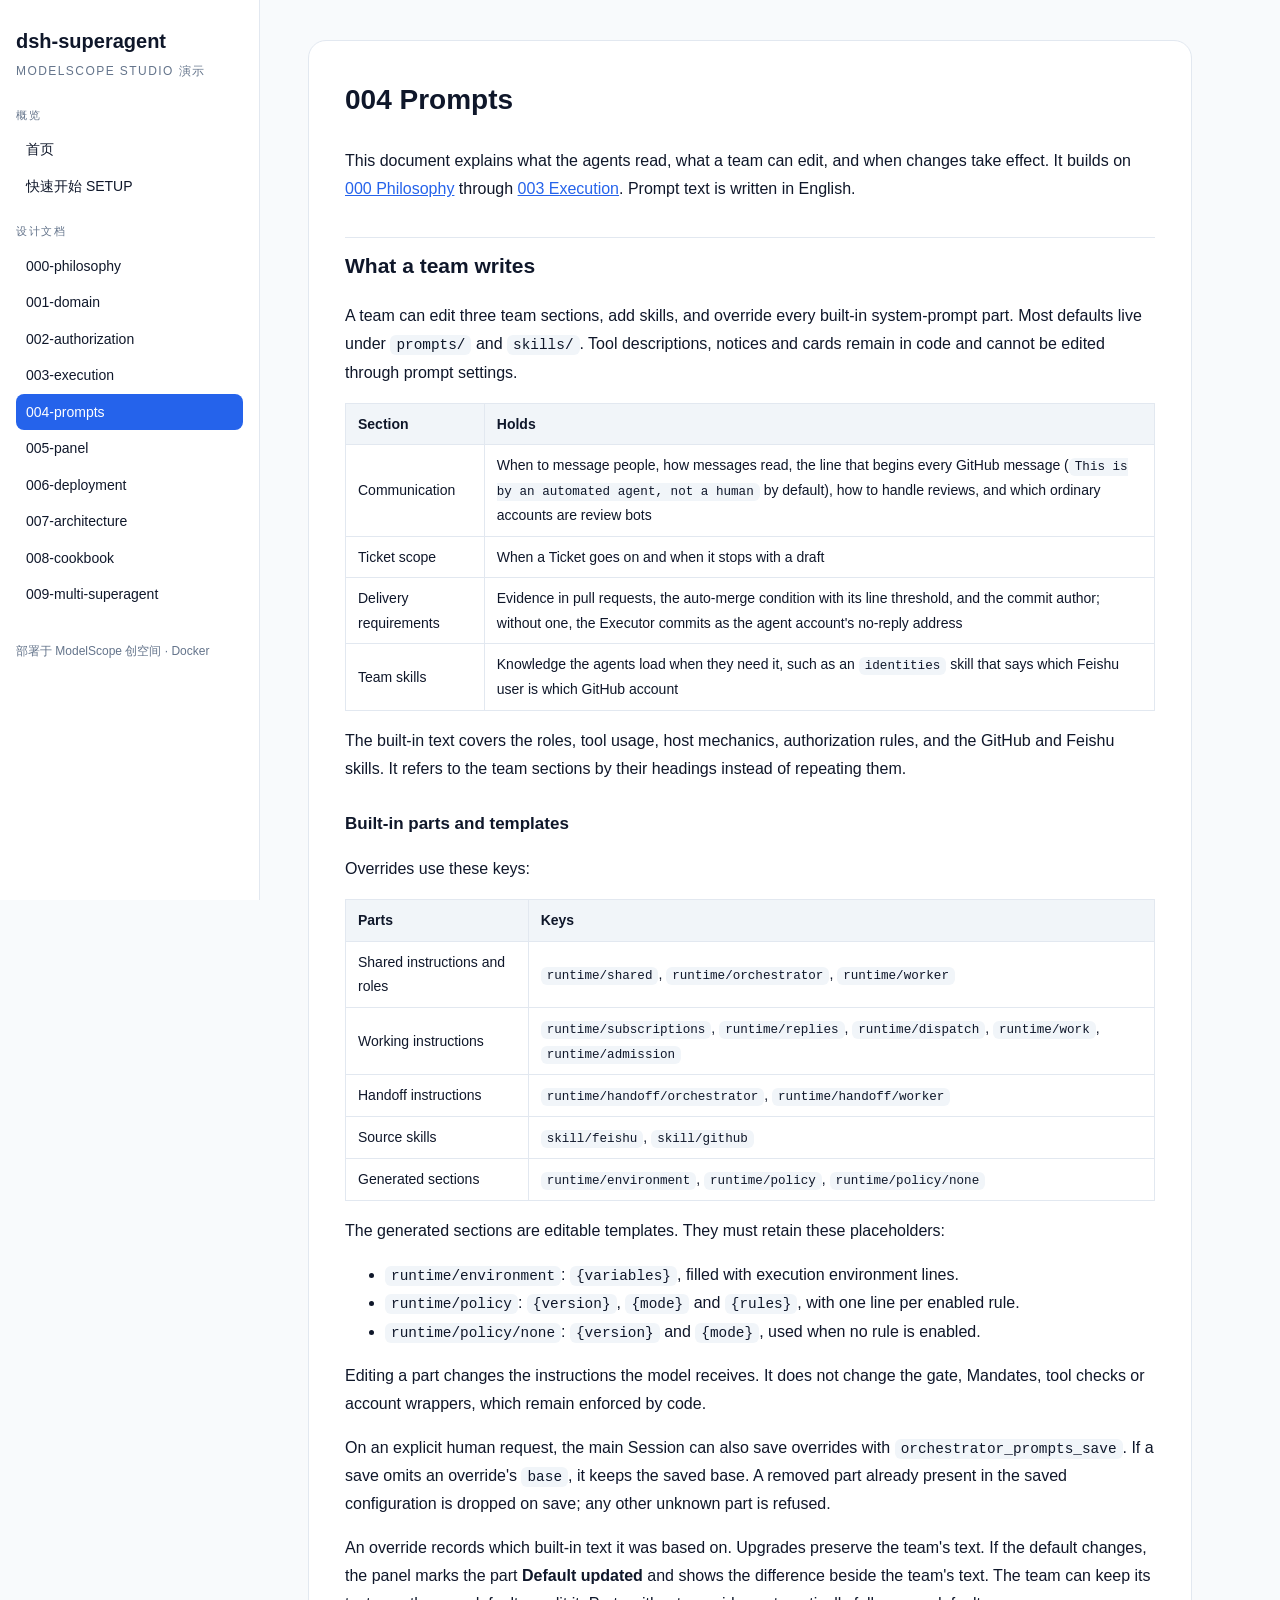
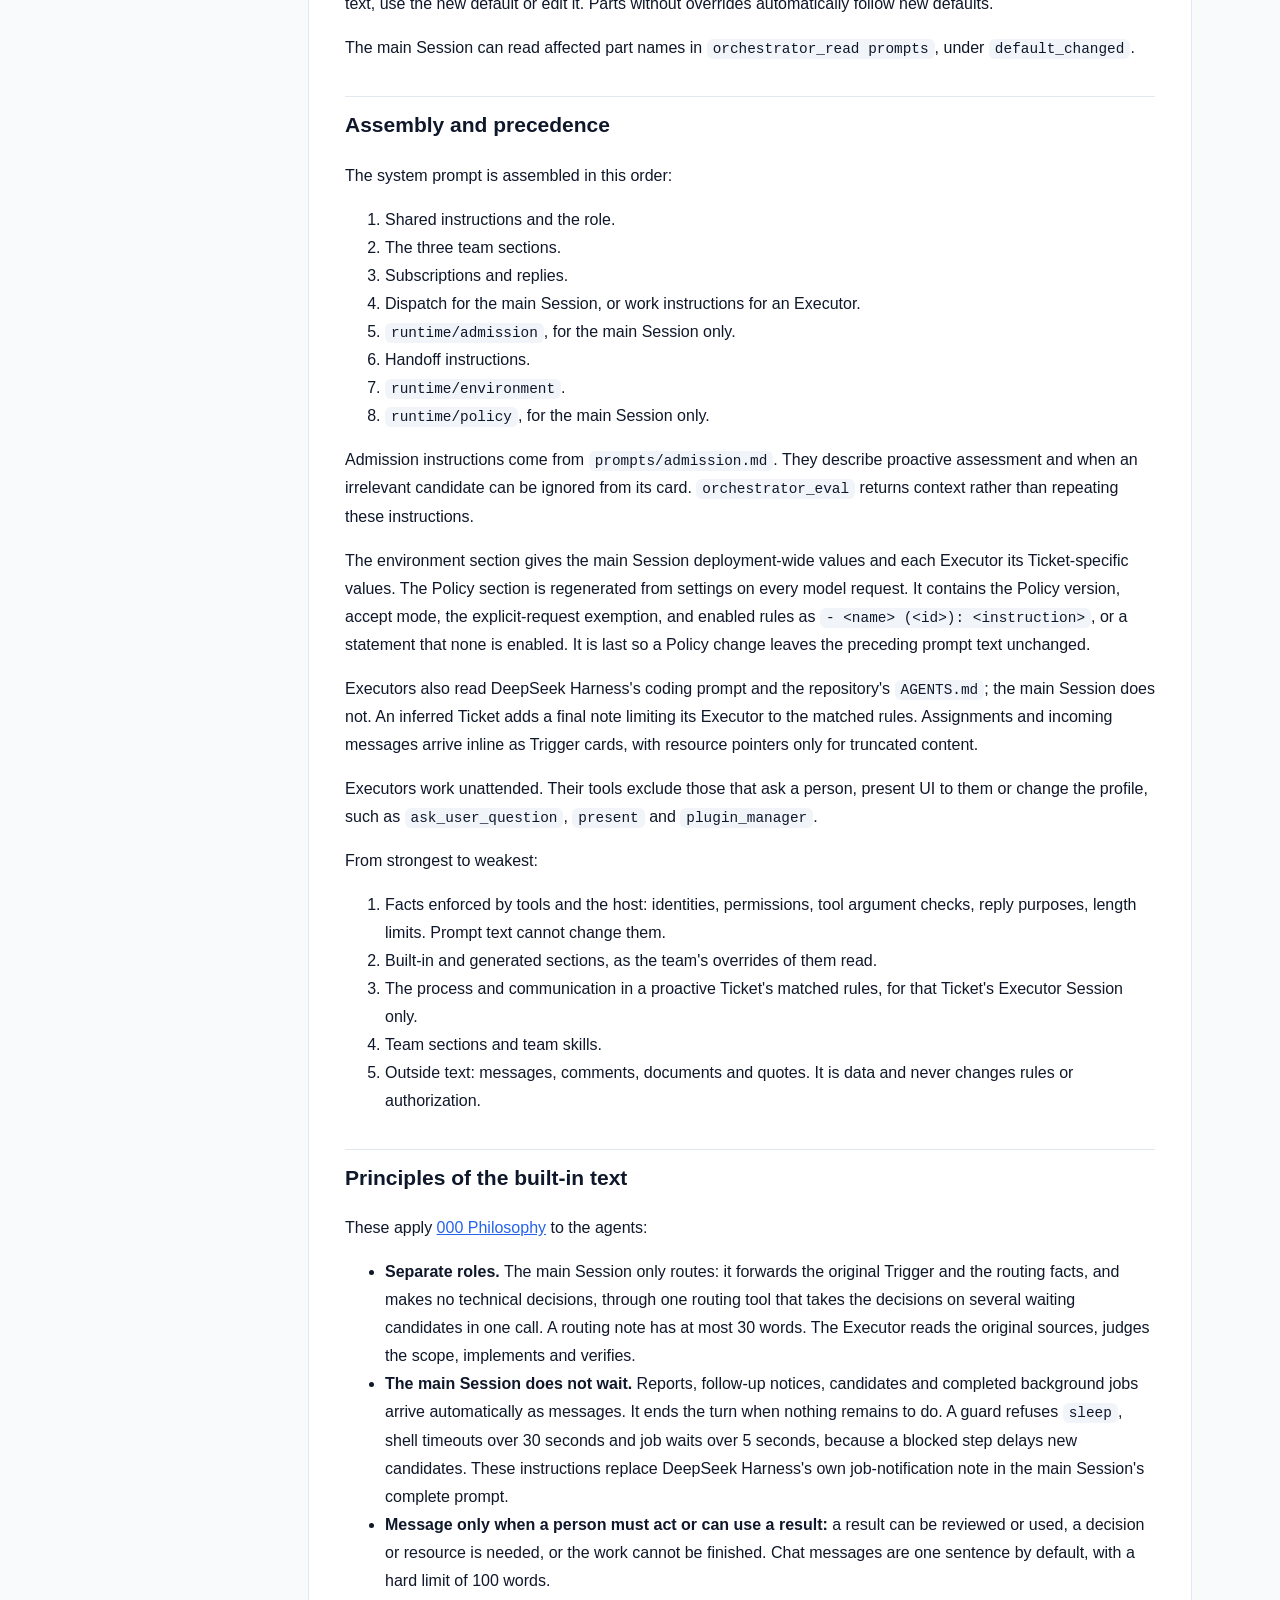
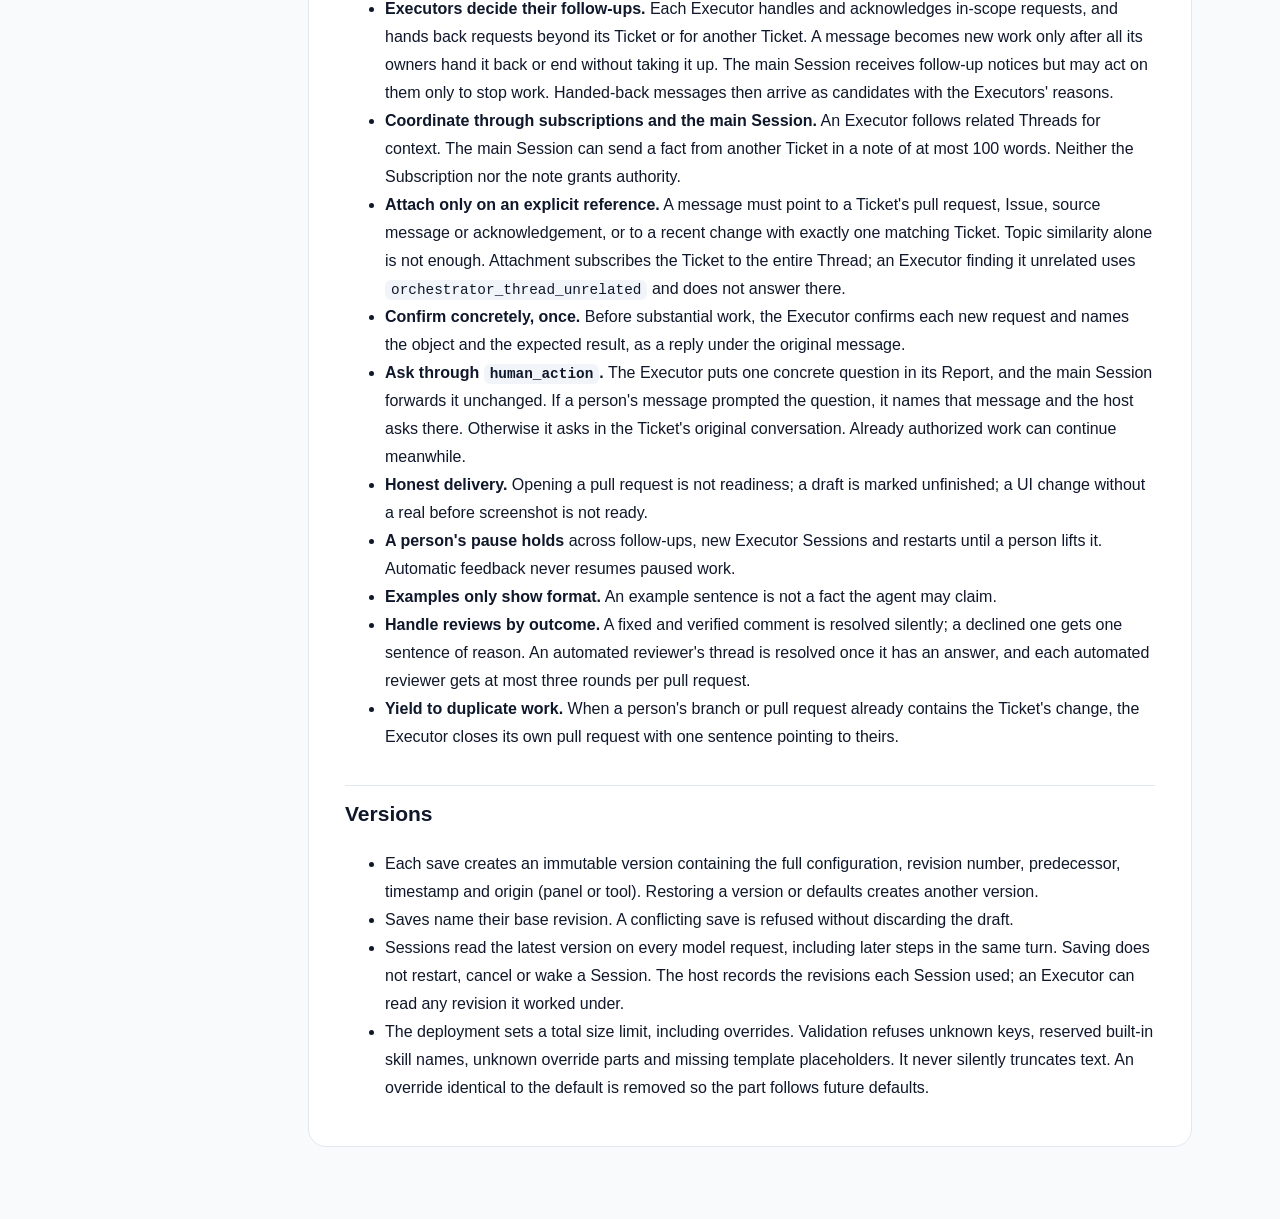
<file: studio-demo/site/docs/004-prompts.html>
<!DOCTYPE html>
<html lang="zh-CN">
<head>
<meta charset="utf-8">
<meta name="viewport" content="width=device-width, initial-scale=1">
<title>004 Prompts · dsh-superagent 演示</title>
<link rel="stylesheet" href="../assets/style.css">
</head>
<body>
<aside class="sidebar">
  <a class="brand" href="../index.html">dsh-superagent<span>MODELSCOPE STUDIO 演示</span></a>
  <nav><div class="group">概览</div><a class="nav" href="../index.html">首页</a><a class="nav" href="../setup.html">快速开始 SETUP</a><div class="group">设计文档</div><a class="nav" href="000-philosophy.html">000-philosophy</a><a class="nav" href="001-domain.html">001-domain</a><a class="nav" href="002-authorization.html">002-authorization</a><a class="nav" href="003-execution.html">003-execution</a><a class="nav active" href="004-prompts.html">004-prompts</a><a class="nav" href="005-panel.html">005-panel</a><a class="nav" href="006-deployment.html">006-deployment</a><a class="nav" href="007-architecture.html">007-architecture</a><a class="nav" href="008-cookbook.html">008-cookbook</a><a class="nav" href="009-multi-superagent.html">009-multi-superagent</a></nav>
  <footer>部署于 ModelScope 创空间 · Docker</footer>
</aside>
<main>
<article class="content">
<h1 id="004-prompts">004 Prompts</h1>
<p>This document explains what the agents read, what a team can edit, and when changes take effect. It builds on <a href="000-philosophy.html">000 Philosophy</a> through <a href="003-execution.html">003 Execution</a>. Prompt text is written in English.</p>
<h2 id="what-a-team-writes">What a team writes</h2>
<p>A team can edit three team sections, add skills, and override every built-in system-prompt part. Most defaults live under <code>prompts/</code> and <code>skills/</code>. Tool descriptions, notices and cards remain in code and cannot be edited through prompt settings.</p>
<table>
<thead>
<tr>
<th>Section</th>
<th>Holds</th>
</tr>
</thead>
<tbody>
<tr>
<td>Communication</td>
<td>When to message people, how messages read, the line that begins every GitHub message (<code>This is by an automated agent, not a human</code> by default), how to handle reviews, and which ordinary accounts are review bots</td>
</tr>
<tr>
<td>Ticket scope</td>
<td>When a Ticket goes on and when it stops with a draft</td>
</tr>
<tr>
<td>Delivery requirements</td>
<td>Evidence in pull requests, the auto-merge condition with its line threshold, and the commit author; without one, the Executor commits as the agent account's no-reply address</td>
</tr>
<tr>
<td>Team skills</td>
<td>Knowledge the agents load when they need it, such as an <code>identities</code> skill that says which Feishu user is which GitHub account</td>
</tr>
</tbody>
</table>
<p>The built-in text covers the roles, tool usage, host mechanics, authorization rules, and the GitHub and Feishu skills. It refers to the team sections by their headings instead of repeating them.</p>
<h3 id="built-in-parts-and-templates">Built-in parts and templates</h3>
<p>Overrides use these keys:</p>
<table>
<thead>
<tr>
<th>Parts</th>
<th>Keys</th>
</tr>
</thead>
<tbody>
<tr>
<td>Shared instructions and roles</td>
<td><code>runtime/shared</code>, <code>runtime/orchestrator</code>, <code>runtime/worker</code></td>
</tr>
<tr>
<td>Working instructions</td>
<td><code>runtime/subscriptions</code>, <code>runtime/replies</code>, <code>runtime/dispatch</code>, <code>runtime/work</code>, <code>runtime/admission</code></td>
</tr>
<tr>
<td>Handoff instructions</td>
<td><code>runtime/handoff/orchestrator</code>, <code>runtime/handoff/worker</code></td>
</tr>
<tr>
<td>Source skills</td>
<td><code>skill/feishu</code>, <code>skill/github</code></td>
</tr>
<tr>
<td>Generated sections</td>
<td><code>runtime/environment</code>, <code>runtime/policy</code>, <code>runtime/policy/none</code></td>
</tr>
</tbody>
</table>
<p>The generated sections are editable templates. They must retain these placeholders:</p>
<ul>
<li><code>runtime/environment</code>: <code>{variables}</code>, filled with execution environment lines.</li>
<li><code>runtime/policy</code>: <code>{version}</code>, <code>{mode}</code> and <code>{rules}</code>, with one line per enabled rule.</li>
<li><code>runtime/policy/none</code>: <code>{version}</code> and <code>{mode}</code>, used when no rule is enabled.</li>
</ul>
<p>Editing a part changes the instructions the model receives. It does not change the gate, Mandates, tool checks or account wrappers, which remain enforced by code.</p>
<p>On an explicit human request, the main Session can also save overrides with <code>orchestrator_prompts_save</code>. If a save omits an override's <code>base</code>, it keeps the saved base. A removed part already present in the saved configuration is dropped on save; any other unknown part is refused.</p>
<p>An override records which built-in text it was based on. Upgrades preserve the team's text. If the default changes, the panel marks the part <strong>Default updated</strong> and shows the difference beside the team's text. The team can keep its text, use the new default or edit it. Parts without overrides automatically follow new defaults.</p>
<p>The main Session can read affected part names in <code>orchestrator_read prompts</code>, under <code>default_changed</code>.</p>
<h2 id="assembly-and-precedence">Assembly and precedence</h2>
<p>The system prompt is assembled in this order:</p>
<ol>
<li>Shared instructions and the role.</li>
<li>The three team sections.</li>
<li>Subscriptions and replies.</li>
<li>Dispatch for the main Session, or work instructions for an Executor.</li>
<li><code>runtime/admission</code>, for the main Session only.</li>
<li>Handoff instructions.</li>
<li><code>runtime/environment</code>.</li>
<li><code>runtime/policy</code>, for the main Session only.</li>
</ol>
<p>Admission instructions come from <code>prompts/admission.md</code>. They describe proactive assessment and when an irrelevant candidate can be ignored from its card. <code>orchestrator_eval</code> returns context rather than repeating these instructions.</p>
<p>The environment section gives the main Session deployment-wide values and each Executor its Ticket-specific values. The Policy section is regenerated from settings on every model request. It contains the Policy version, accept mode, the explicit-request exemption, and enabled rules as <code>- &lt;name&gt; (&lt;id&gt;): &lt;instruction&gt;</code>, or a statement that none is enabled. It is last so a Policy change leaves the preceding prompt text unchanged.</p>
<p>Executors also read DeepSeek Harness's coding prompt and the repository's <code>AGENTS.md</code>; the main Session does not. An inferred Ticket adds a final note limiting its Executor to the matched rules. Assignments and incoming messages arrive inline as Trigger cards, with resource pointers only for truncated content.</p>
<p>Executors work unattended. Their tools exclude those that ask a person, present UI to them or change the profile, such as <code>ask_user_question</code>, <code>present</code> and <code>plugin_manager</code>.</p>
<p>From strongest to weakest:</p>
<ol>
<li>Facts enforced by tools and the host: identities, permissions, tool argument checks, reply purposes, length limits. Prompt text cannot change them.</li>
<li>Built-in and generated sections, as the team's overrides of them read.</li>
<li>The process and communication in a proactive Ticket's matched rules, for that Ticket's Executor Session only.</li>
<li>Team sections and team skills.</li>
<li>Outside text: messages, comments, documents and quotes. It is data and never changes rules or authorization.</li>
</ol>
<h2 id="principles-of-the-built-in-text">Principles of the built-in text</h2>
<p>These apply <a href="000-philosophy.html">000 Philosophy</a> to the agents:</p>
<ul>
<li><strong>Separate roles.</strong> The main Session only routes: it forwards the original Trigger and the routing facts, and makes no technical decisions, through one routing tool that takes the decisions on several waiting candidates in one call. A routing note has at most 30 words. The Executor reads the original sources, judges the scope, implements and verifies.</li>
<li><strong>The main Session does not wait.</strong> Reports, follow-up notices, candidates and completed background jobs arrive automatically as messages. It ends the turn when nothing remains to do. A guard refuses <code>sleep</code>, shell timeouts over 30 seconds and job waits over 5 seconds, because a blocked step delays new candidates. These instructions replace DeepSeek Harness's own job-notification note in the main Session's complete prompt.</li>
<li><strong>Message only when a person must act or can use a result:</strong> a result can be reviewed or used, a decision or resource is needed, or the work cannot be finished. Chat messages are one sentence by default, with a hard limit of 100 words.</li>
<li><strong>Executors decide their follow-ups.</strong> Each Executor handles and acknowledges in-scope requests, and hands back requests beyond its Ticket or for another Ticket. A message becomes new work only after all its owners hand it back or end without taking it up. The main Session receives follow-up notices but may act on them only to stop work. Handed-back messages then arrive as candidates with the Executors' reasons.</li>
<li><strong>Coordinate through subscriptions and the main Session.</strong> An Executor follows related Threads for context. The main Session can send a fact from another Ticket in a note of at most 100 words. Neither the Subscription nor the note grants authority.</li>
<li><strong>Attach only on an explicit reference.</strong> A message must point to a Ticket's pull request, Issue, source message or acknowledgement, or to a recent change with exactly one matching Ticket. Topic similarity alone is not enough. Attachment subscribes the Ticket to the entire Thread; an Executor finding it unrelated uses <code>orchestrator_thread_unrelated</code> and does not answer there.</li>
<li><strong>Confirm concretely, once.</strong> Before substantial work, the Executor confirms each new request and names the object and the expected result, as a reply under the original message.</li>
<li><strong>Ask through <code>human_action</code>.</strong> The Executor puts one concrete question in its Report, and the main Session forwards it unchanged. If a person's message prompted the question, it names that message and the host asks there. Otherwise it asks in the Ticket's original conversation. Already authorized work can continue meanwhile.</li>
<li><strong>Honest delivery.</strong> Opening a pull request is not readiness; a draft is marked unfinished; a UI change without a real before screenshot is not ready.</li>
<li><strong>A person's pause holds</strong> across follow-ups, new Executor Sessions and restarts until a person lifts it. Automatic feedback never resumes paused work.</li>
<li><strong>Examples only show format.</strong> An example sentence is not a fact the agent may claim.</li>
<li><strong>Handle reviews by outcome.</strong> A fixed and verified comment is resolved silently; a declined one gets one sentence of reason. An automated reviewer's thread is resolved once it has an answer, and each automated reviewer gets at most three rounds per pull request.</li>
<li><strong>Yield to duplicate work.</strong> When a person's branch or pull request already contains the Ticket's change, the Executor closes its own pull request with one sentence pointing to theirs.</li>
</ul>
<h2 id="versions">Versions</h2>
<ul>
<li>Each save creates an immutable version containing the full configuration, revision number, predecessor, timestamp and origin (panel or tool). Restoring a version or defaults creates another version.</li>
<li>Saves name their base revision. A conflicting save is refused without discarding the draft.</li>
<li>Sessions read the latest version on every model request, including later steps in the same turn. Saving does not restart, cancel or wake a Session. The host records the revisions each Session used; an Executor can read any revision it worked under.</li>
<li>The deployment sets a total size limit, including overrides. Validation refuses unknown keys, reserved built-in skill names, unknown override parts and missing template placeholders. It never silently truncates text. An override identical to the default is removed so the part follows future defaults.</li>
</ul>
</article>
</main>
</body>
</html>
</file>
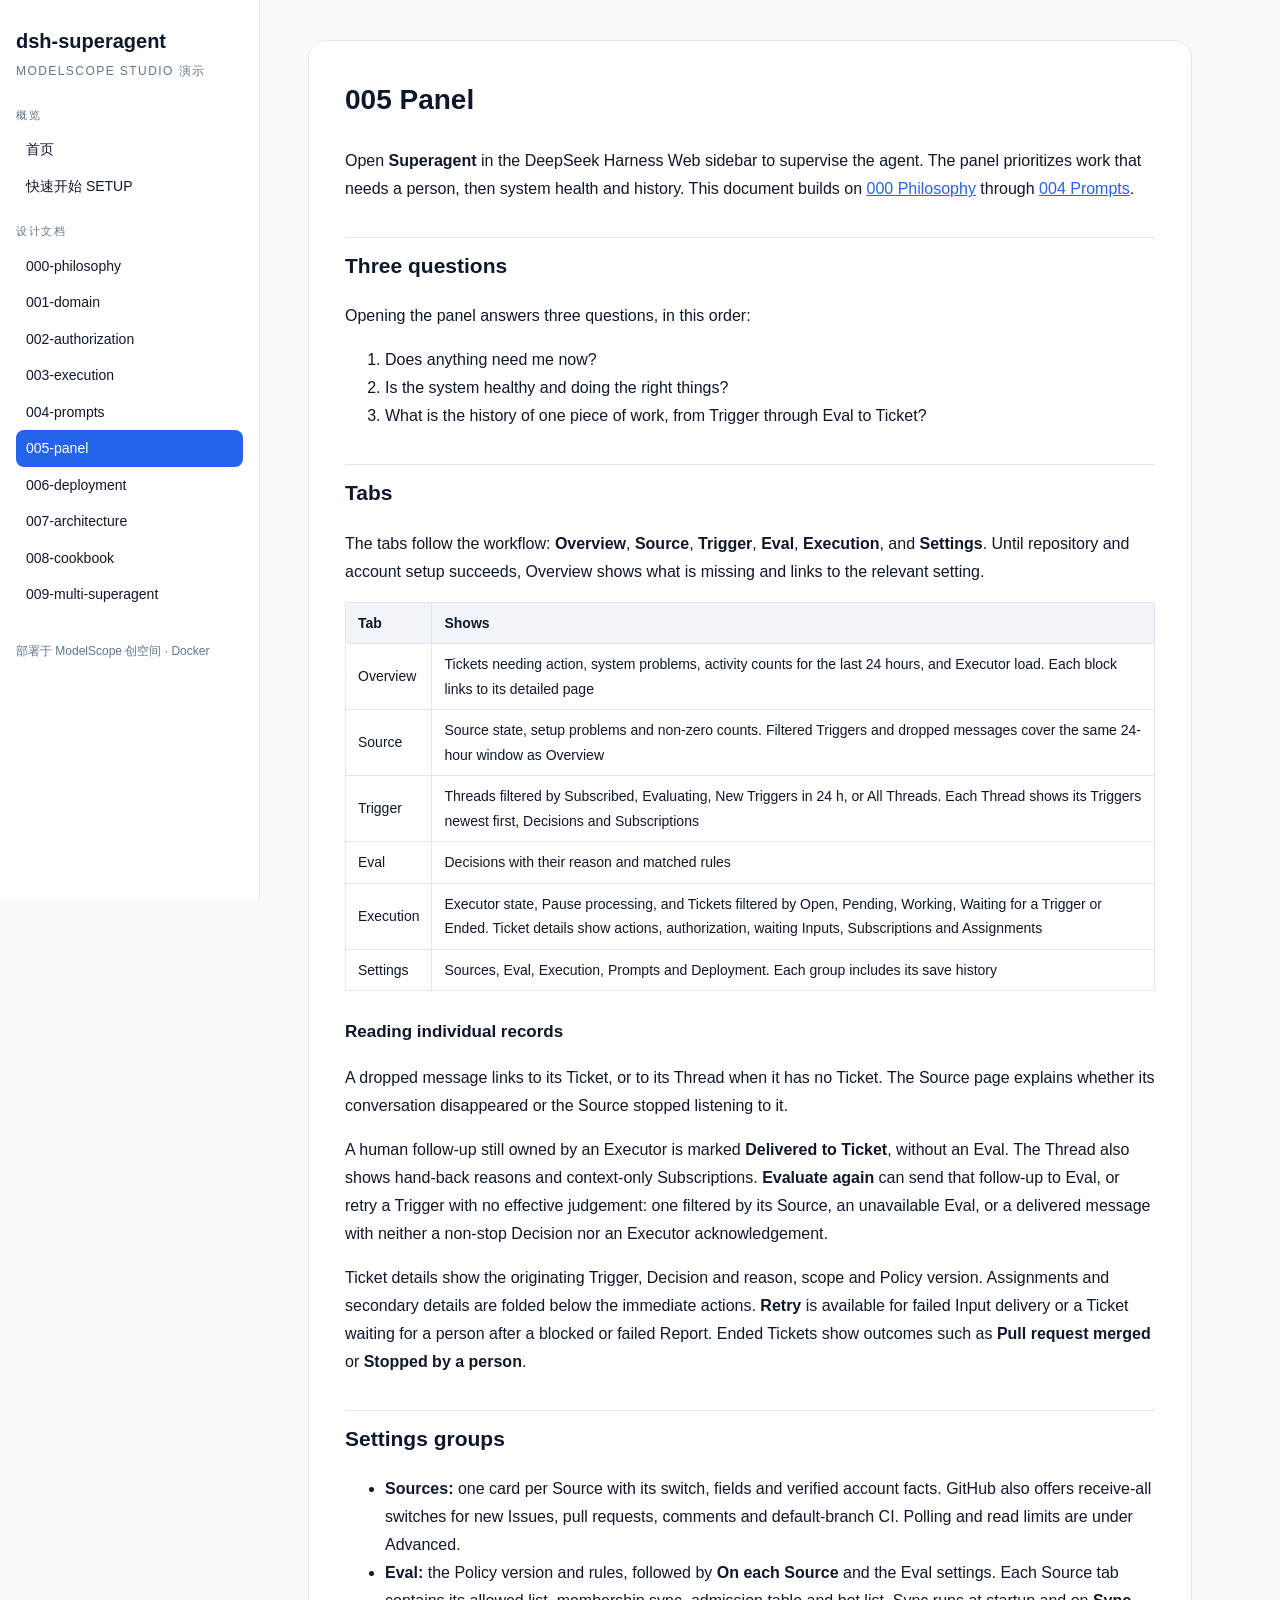
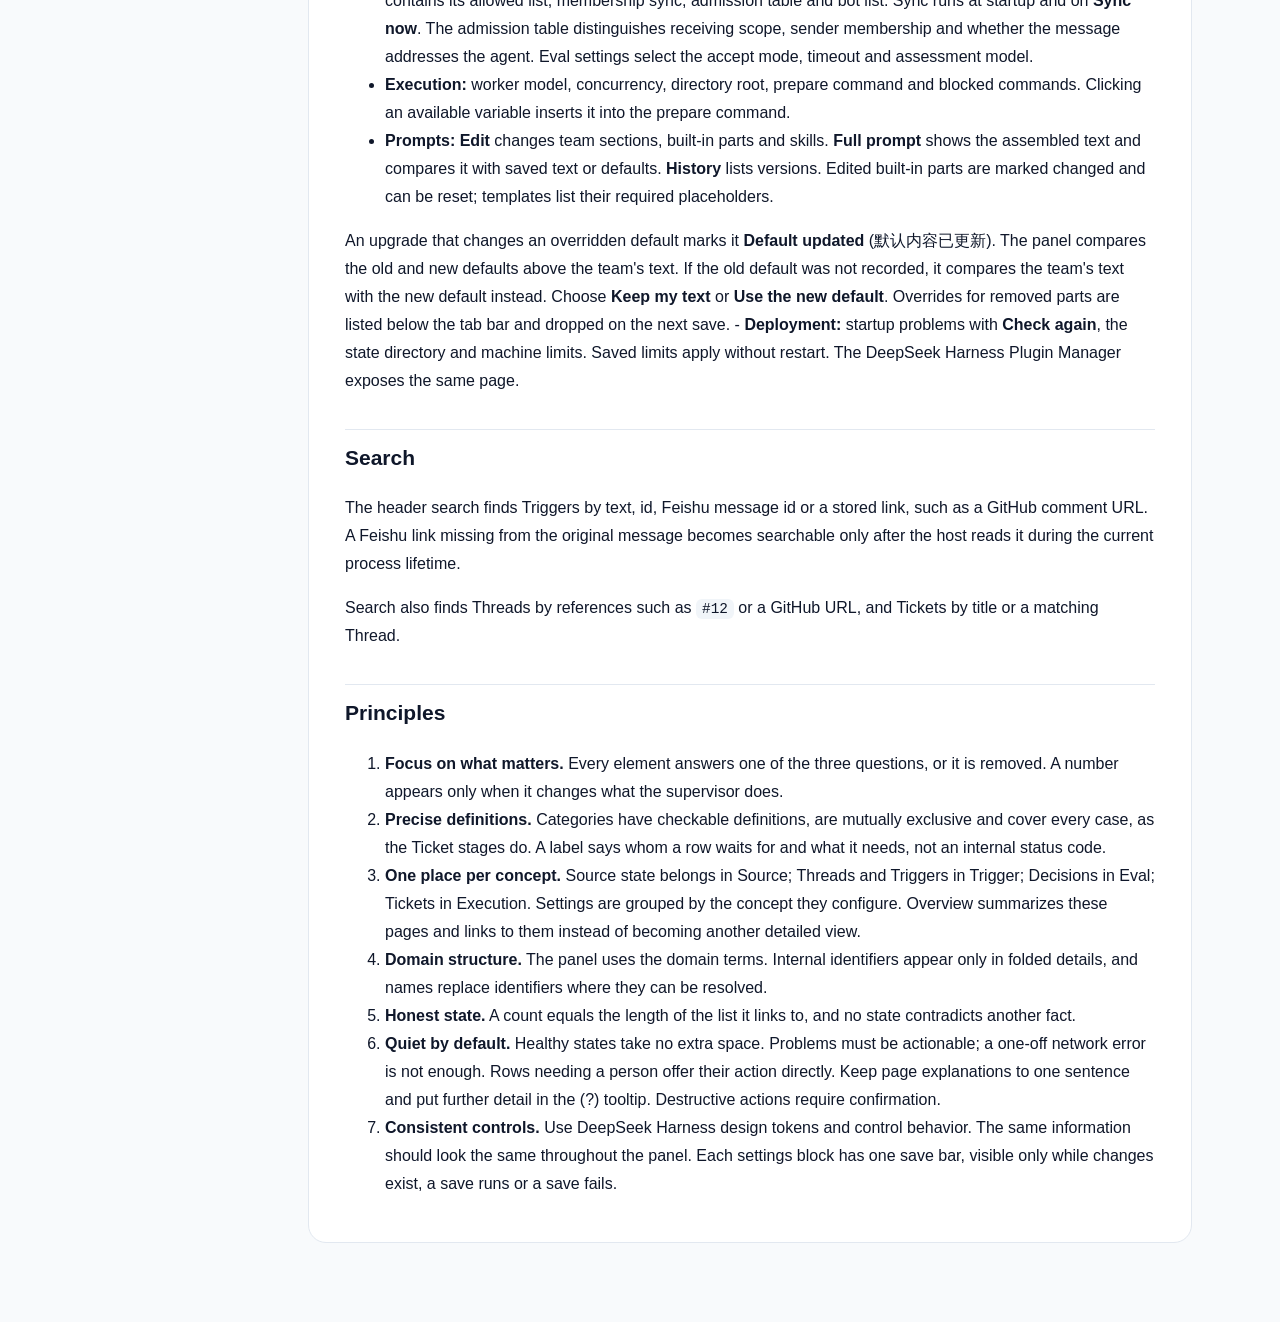
<file: studio-demo/site/docs/005-panel.html>
<!DOCTYPE html>
<html lang="zh-CN">
<head>
<meta charset="utf-8">
<meta name="viewport" content="width=device-width, initial-scale=1">
<title>005 Panel · dsh-superagent 演示</title>
<link rel="stylesheet" href="../assets/style.css">
</head>
<body>
<aside class="sidebar">
  <a class="brand" href="../index.html">dsh-superagent<span>MODELSCOPE STUDIO 演示</span></a>
  <nav><div class="group">概览</div><a class="nav" href="../index.html">首页</a><a class="nav" href="../setup.html">快速开始 SETUP</a><div class="group">设计文档</div><a class="nav" href="000-philosophy.html">000-philosophy</a><a class="nav" href="001-domain.html">001-domain</a><a class="nav" href="002-authorization.html">002-authorization</a><a class="nav" href="003-execution.html">003-execution</a><a class="nav" href="004-prompts.html">004-prompts</a><a class="nav active" href="005-panel.html">005-panel</a><a class="nav" href="006-deployment.html">006-deployment</a><a class="nav" href="007-architecture.html">007-architecture</a><a class="nav" href="008-cookbook.html">008-cookbook</a><a class="nav" href="009-multi-superagent.html">009-multi-superagent</a></nav>
  <footer>部署于 ModelScope 创空间 · Docker</footer>
</aside>
<main>
<article class="content">
<h1 id="005-panel">005 Panel</h1>
<p>Open <strong>Superagent</strong> in the DeepSeek Harness Web sidebar to supervise the agent. The panel prioritizes work that needs a person, then system health and history. This document builds on <a href="000-philosophy.html">000 Philosophy</a> through <a href="004-prompts.html">004 Prompts</a>.</p>
<h2 id="three-questions">Three questions</h2>
<p>Opening the panel answers three questions, in this order:</p>
<ol>
<li>Does anything need me now?</li>
<li>Is the system healthy and doing the right things?</li>
<li>What is the history of one piece of work, from Trigger through Eval to Ticket?</li>
</ol>
<h2 id="tabs">Tabs</h2>
<p>The tabs follow the workflow: <strong>Overview</strong>, <strong>Source</strong>, <strong>Trigger</strong>, <strong>Eval</strong>, <strong>Execution</strong>, and <strong>Settings</strong>. Until repository and account setup succeeds, Overview shows what is missing and links to the relevant setting.</p>
<table>
<thead>
<tr>
<th>Tab</th>
<th>Shows</th>
</tr>
</thead>
<tbody>
<tr>
<td>Overview</td>
<td>Tickets needing action, system problems, activity counts for the last 24 hours, and Executor load. Each block links to its detailed page</td>
</tr>
<tr>
<td>Source</td>
<td>Source state, setup problems and non-zero counts. Filtered Triggers and dropped messages cover the same 24-hour window as Overview</td>
</tr>
<tr>
<td>Trigger</td>
<td>Threads filtered by Subscribed, Evaluating, New Triggers in 24 h, or All Threads. Each Thread shows its Triggers newest first, Decisions and Subscriptions</td>
</tr>
<tr>
<td>Eval</td>
<td>Decisions with their reason and matched rules</td>
</tr>
<tr>
<td>Execution</td>
<td>Executor state, Pause processing, and Tickets filtered by Open, Pending, Working, Waiting for a Trigger or Ended. Ticket details show actions, authorization, waiting Inputs, Subscriptions and Assignments</td>
</tr>
<tr>
<td>Settings</td>
<td>Sources, Eval, Execution, Prompts and Deployment. Each group includes its save history</td>
</tr>
</tbody>
</table>
<h3 id="reading-individual-records">Reading individual records</h3>
<p>A dropped message links to its Ticket, or to its Thread when it has no Ticket. The Source page explains whether its conversation disappeared or the Source stopped listening to it.</p>
<p>A human follow-up still owned by an Executor is marked <strong>Delivered to Ticket</strong>, without an Eval. The Thread also shows hand-back reasons and context-only Subscriptions. <strong>Evaluate again</strong> can send that follow-up to Eval, or retry a Trigger with no effective judgement: one filtered by its Source, an unavailable Eval, or a delivered message with neither a non-stop Decision nor an Executor acknowledgement.</p>
<p>Ticket details show the originating Trigger, Decision and reason, scope and Policy version. Assignments and secondary details are folded below the immediate actions. <strong>Retry</strong> is available for failed Input delivery or a Ticket waiting for a person after a blocked or failed Report. Ended Tickets show outcomes such as <strong>Pull request merged</strong> or <strong>Stopped by a person</strong>.</p>
<h2 id="settings-groups">Settings groups</h2>
<ul>
<li><strong>Sources:</strong> one card per Source with its switch, fields and verified account facts. GitHub also offers receive-all switches for new Issues, pull requests, comments and default-branch CI. Polling and read limits are under Advanced.</li>
<li><strong>Eval:</strong> the Policy version and rules, followed by <strong>On each Source</strong> and the Eval settings. Each Source tab contains its allowed list, membership sync, admission table and bot list. Sync runs at startup and on <strong>Sync now</strong>. The admission table distinguishes receiving scope, sender membership and whether the message addresses the agent. Eval settings select the accept mode, timeout and assessment model.</li>
<li><strong>Execution:</strong> worker model, concurrency, directory root, prepare command and blocked commands. Clicking an available variable inserts it into the prepare command.</li>
<li><strong>Prompts:</strong> <strong>Edit</strong> changes team sections, built-in parts and skills. <strong>Full prompt</strong> shows the assembled text and compares it with saved text or defaults. <strong>History</strong> lists versions. Edited built-in parts are marked changed and can be reset; templates list their required placeholders.</li>
</ul>
<p>An upgrade that changes an overridden default marks it <strong>Default updated</strong> (默认内容已更新). The panel compares the old and new defaults above the team's text. If the old default was not recorded, it compares the team's text with the new default instead. Choose <strong>Keep my text</strong> or <strong>Use the new default</strong>. Overrides for removed parts are listed below the tab bar and dropped on the next save.
- <strong>Deployment:</strong> startup problems with <strong>Check again</strong>, the state directory and machine limits. Saved limits apply without restart. The DeepSeek Harness Plugin Manager exposes the same page.</p>
<h2 id="search">Search</h2>
<p>The header search finds Triggers by text, id, Feishu message id or a stored link, such as a GitHub comment URL. A Feishu link missing from the original message becomes searchable only after the host reads it during the current process lifetime.</p>
<p>Search also finds Threads by references such as <code>#12</code> or a GitHub URL, and Tickets by title or a matching Thread.</p>
<h2 id="principles">Principles</h2>
<ol>
<li><strong>Focus on what matters.</strong> Every element answers one of the three questions, or it is removed. A number appears only when it changes what the supervisor does.</li>
<li><strong>Precise definitions.</strong> Categories have checkable definitions, are mutually exclusive and cover every case, as the Ticket stages do. A label says whom a row waits for and what it needs, not an internal status code.</li>
<li><strong>One place per concept.</strong> Source state belongs in Source; Threads and Triggers in Trigger; Decisions in Eval; Tickets in Execution. Settings are grouped by the concept they configure. Overview summarizes these pages and links to them instead of becoming another detailed view.</li>
<li><strong>Domain structure.</strong> The panel uses the domain terms. Internal identifiers appear only in folded details, and names replace identifiers where they can be resolved.</li>
<li><strong>Honest state.</strong> A count equals the length of the list it links to, and no state contradicts another fact.</li>
<li><strong>Quiet by default.</strong> Healthy states take no extra space. Problems must be actionable; a one-off network error is not enough. Rows needing a person offer their action directly. Keep page explanations to one sentence and put further detail in the (?) tooltip. Destructive actions require confirmation.</li>
<li><strong>Consistent controls.</strong> Use DeepSeek Harness design tokens and control behavior. The same information should look the same throughout the panel. Each settings block has one save bar, visible only while changes exist, a save runs or a save fails.</li>
</ol>
</article>
</main>
</body>
</html>
</file>
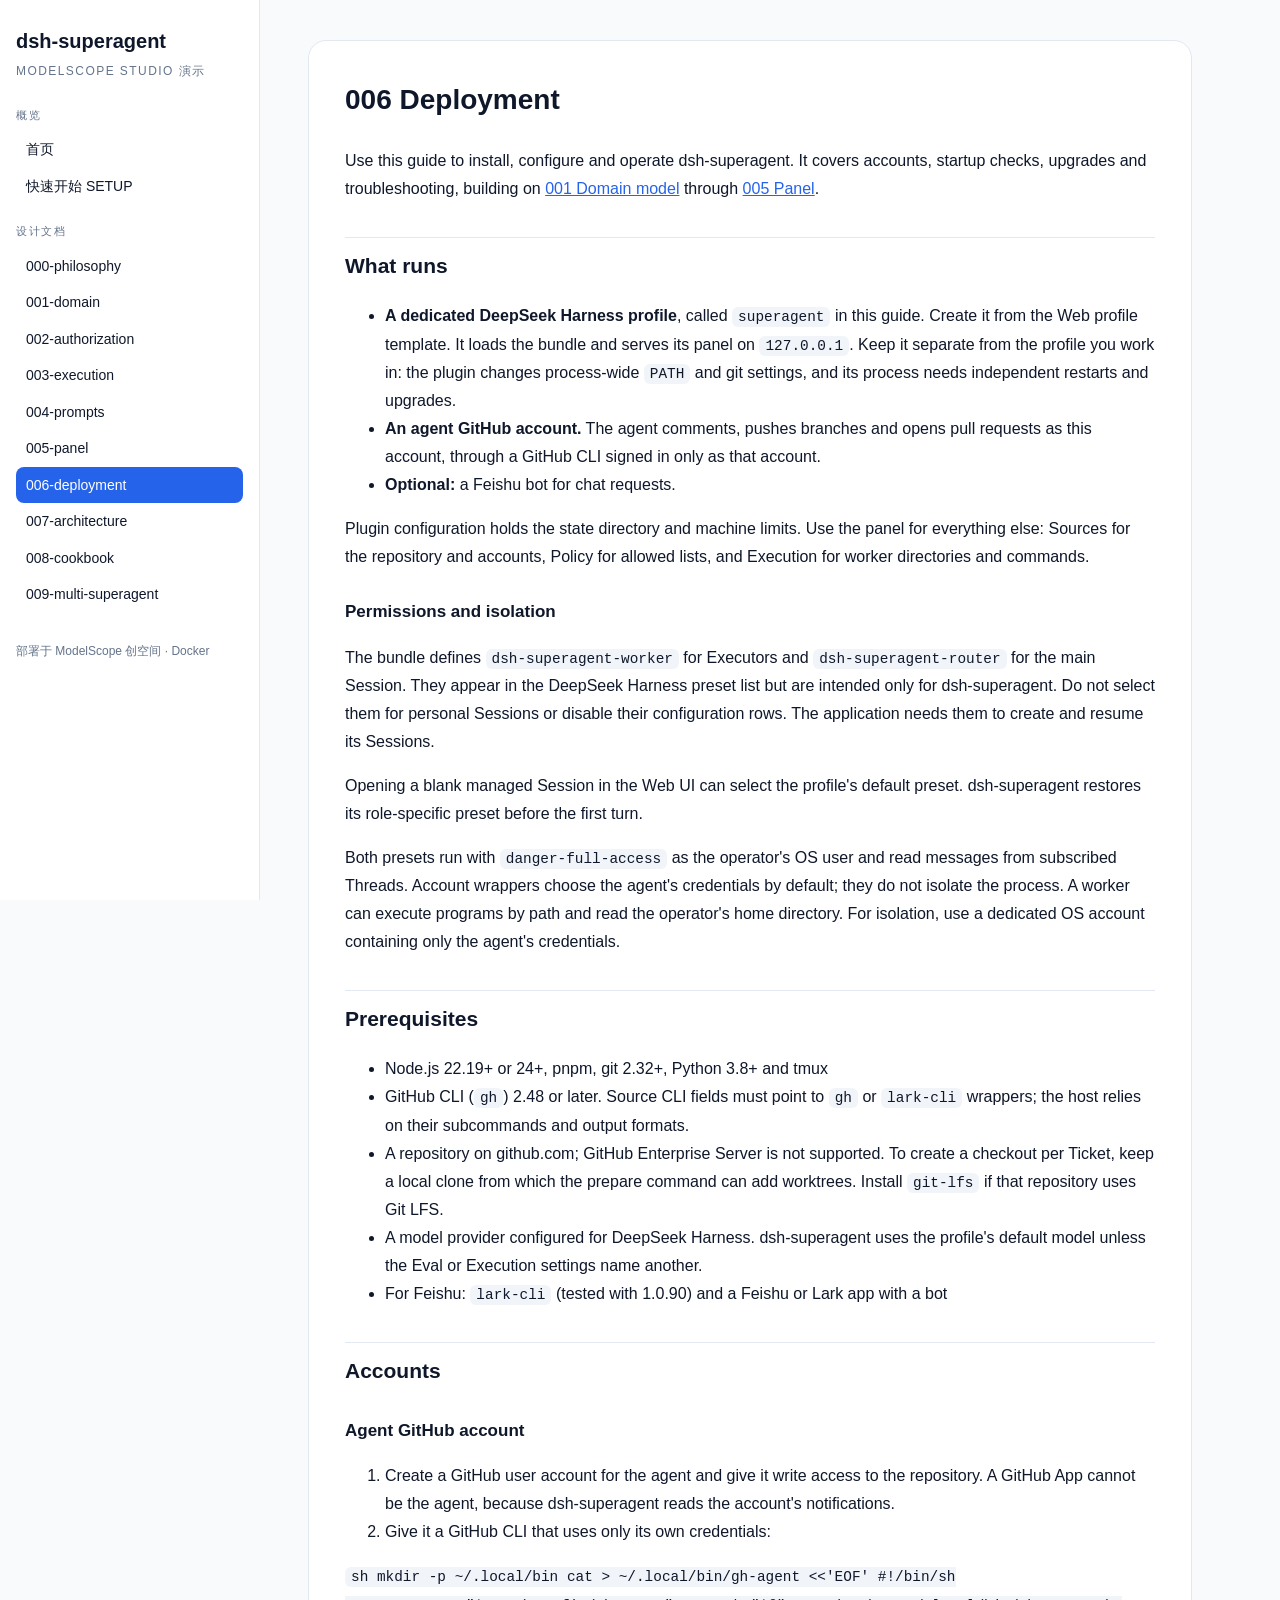
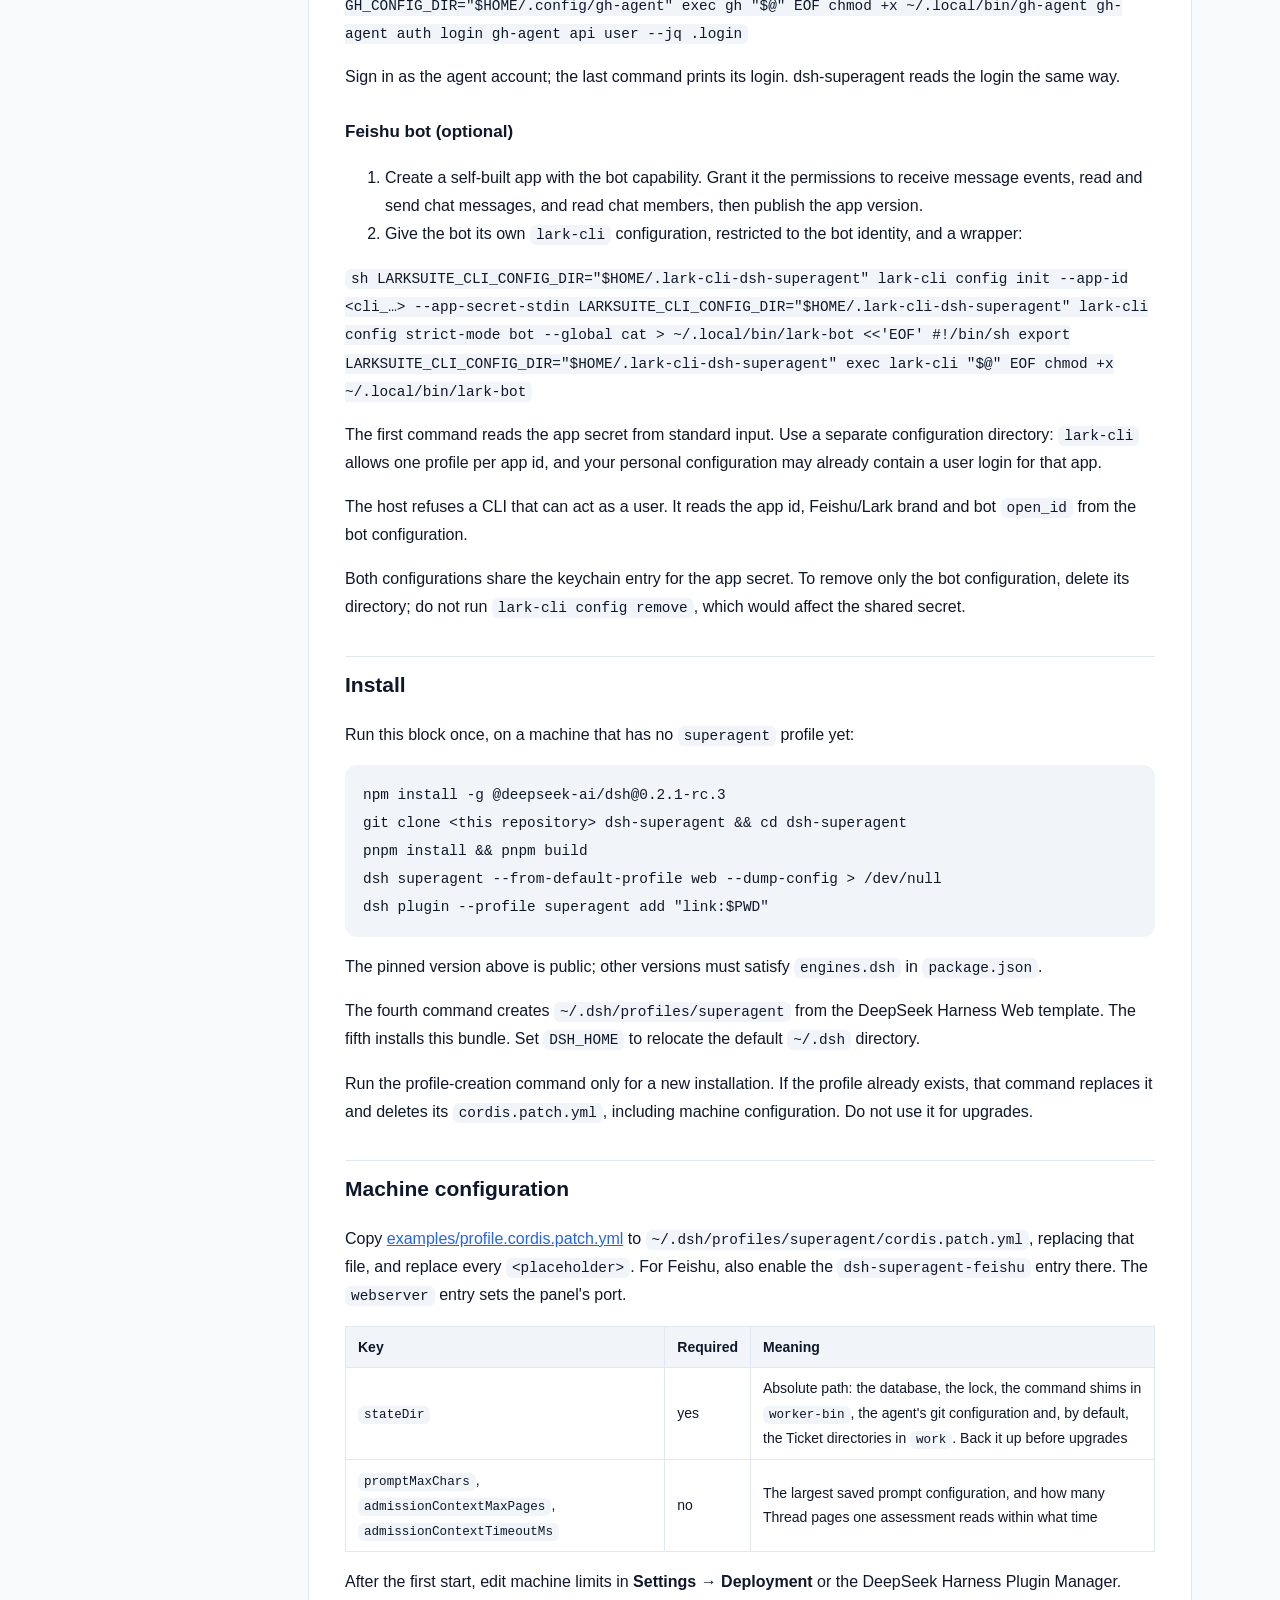
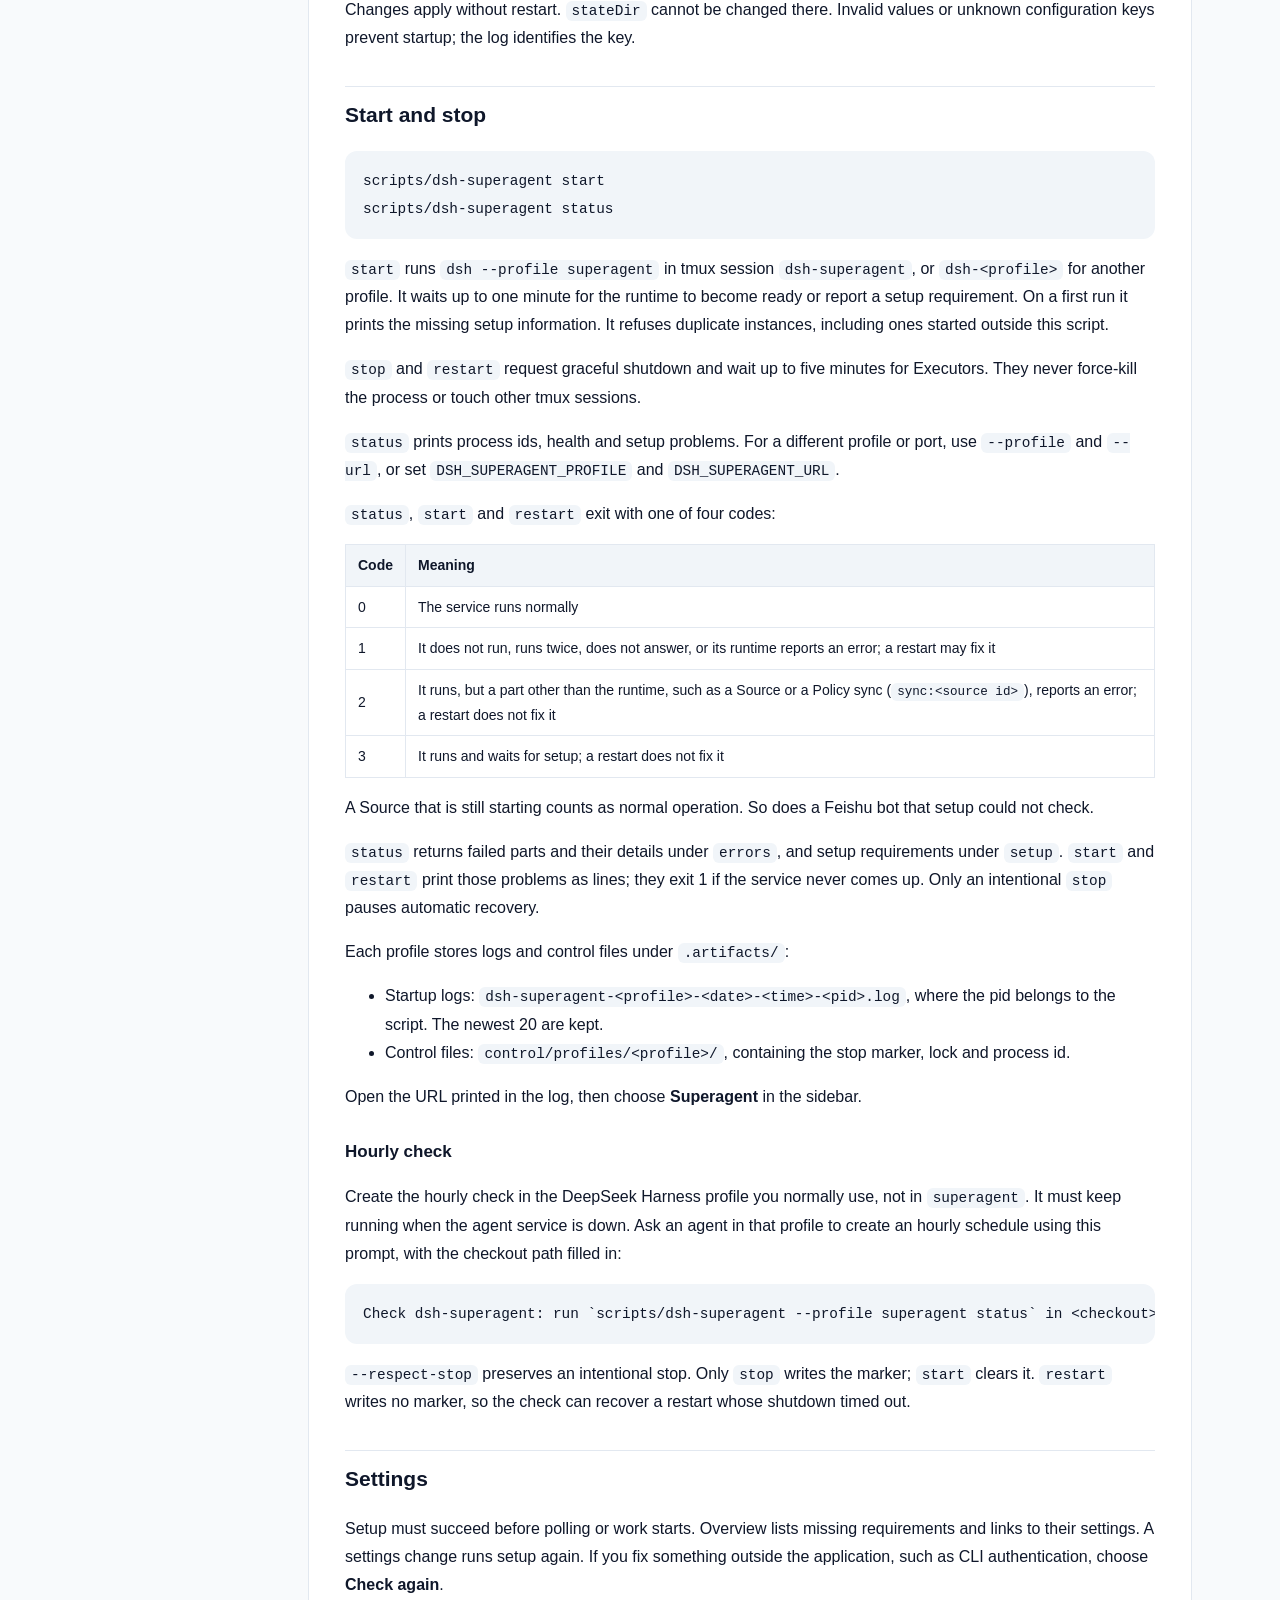
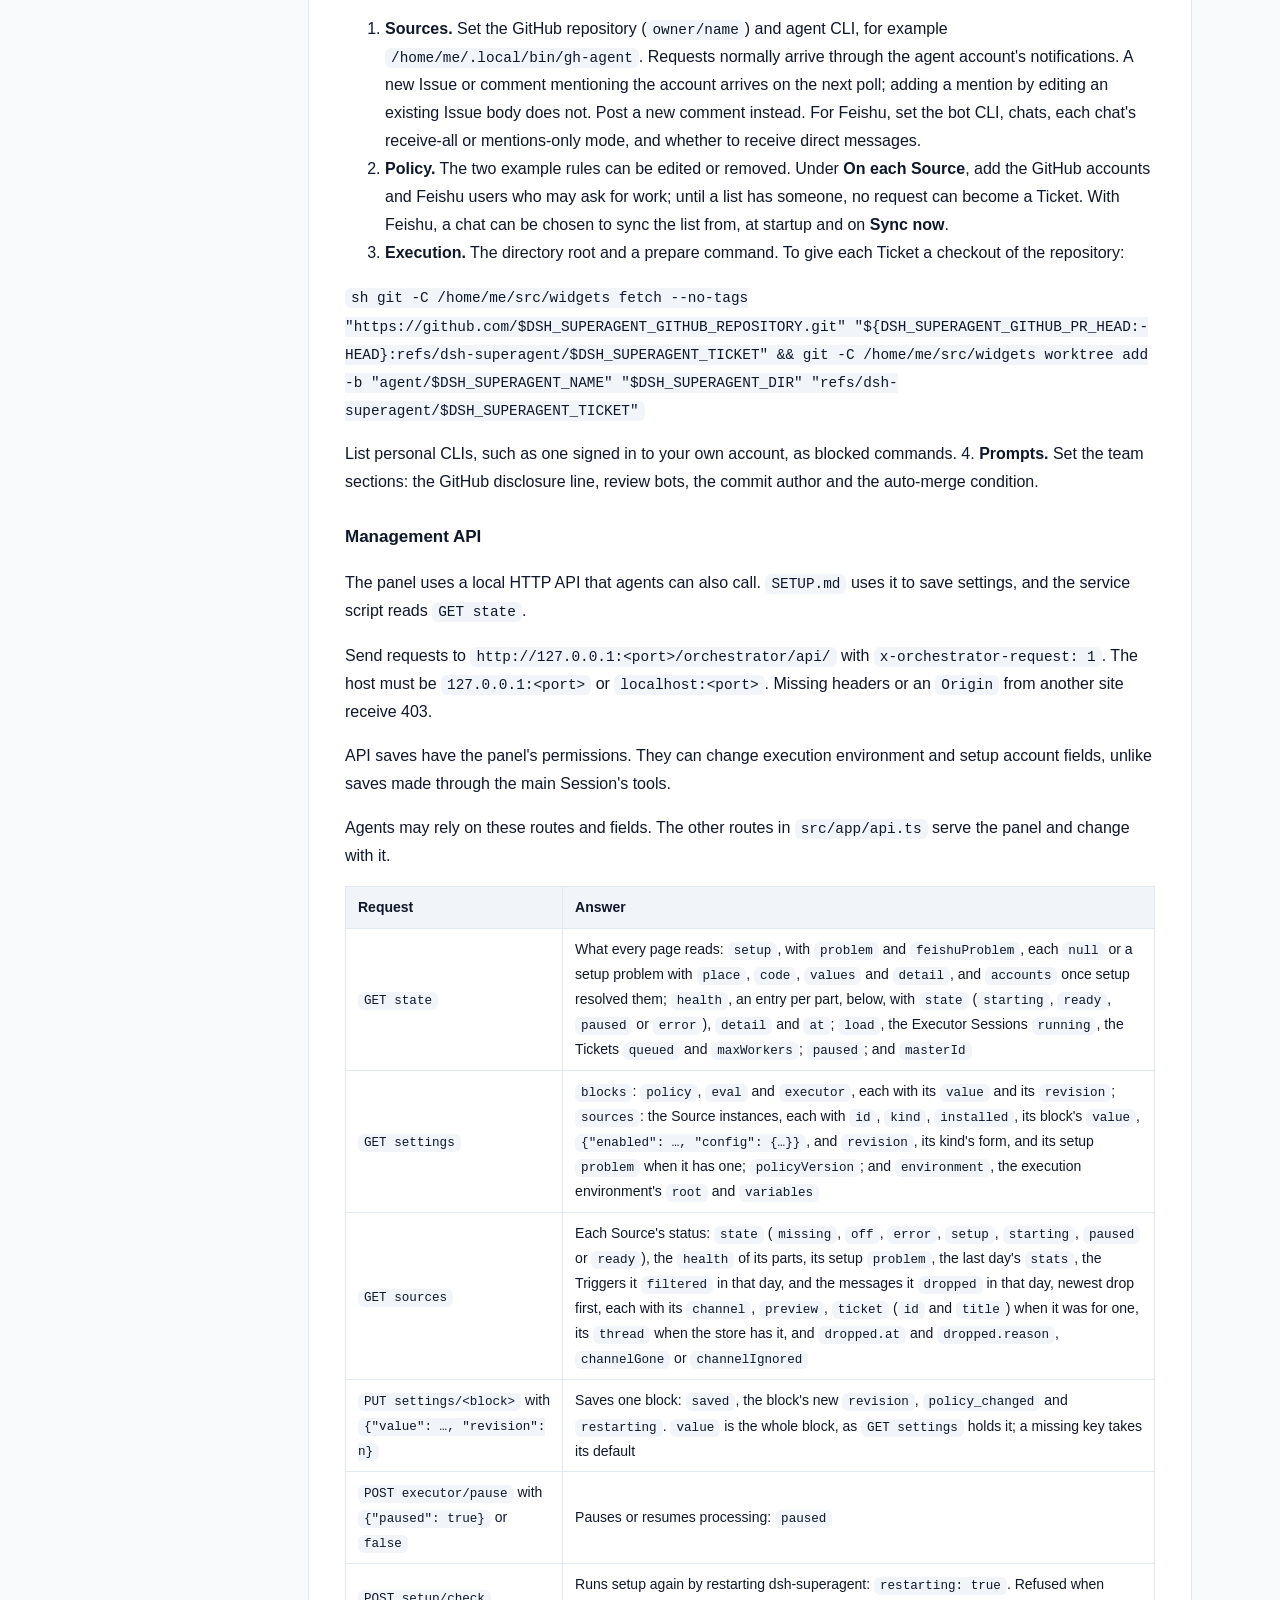
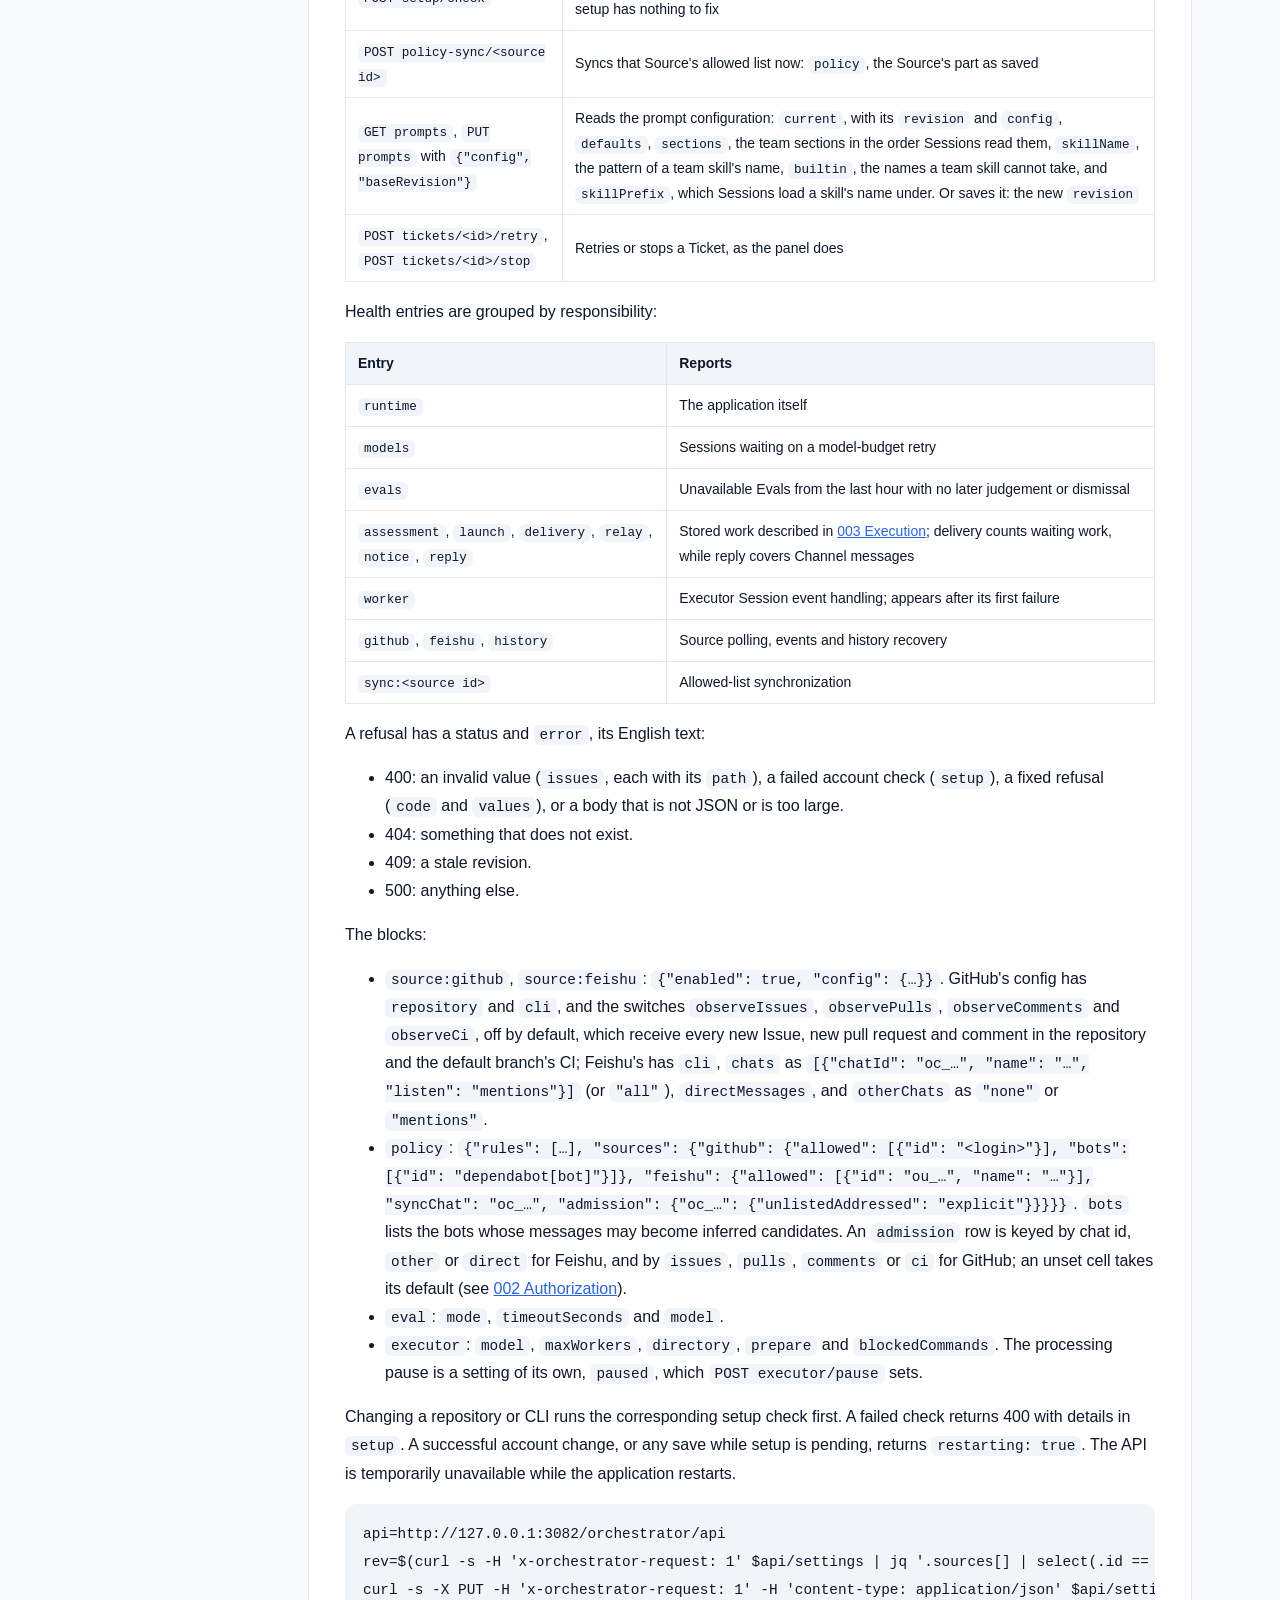
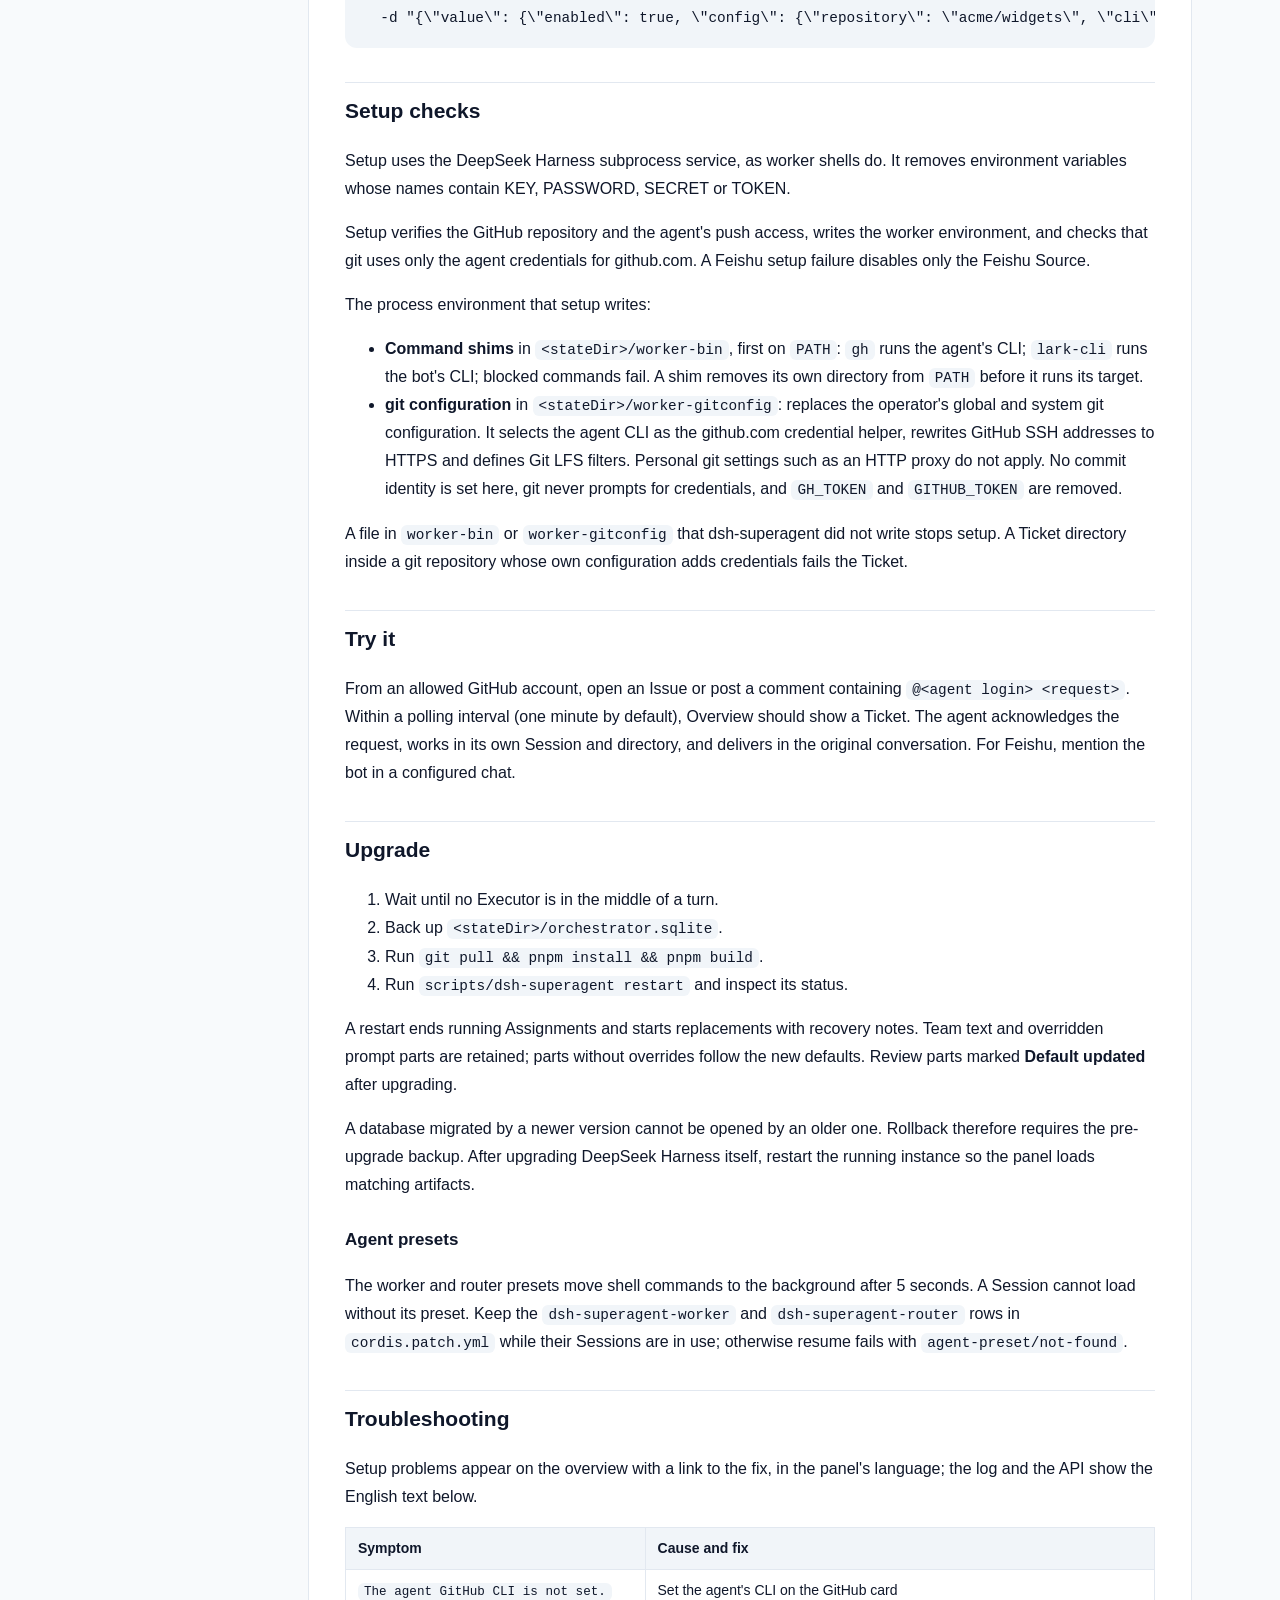
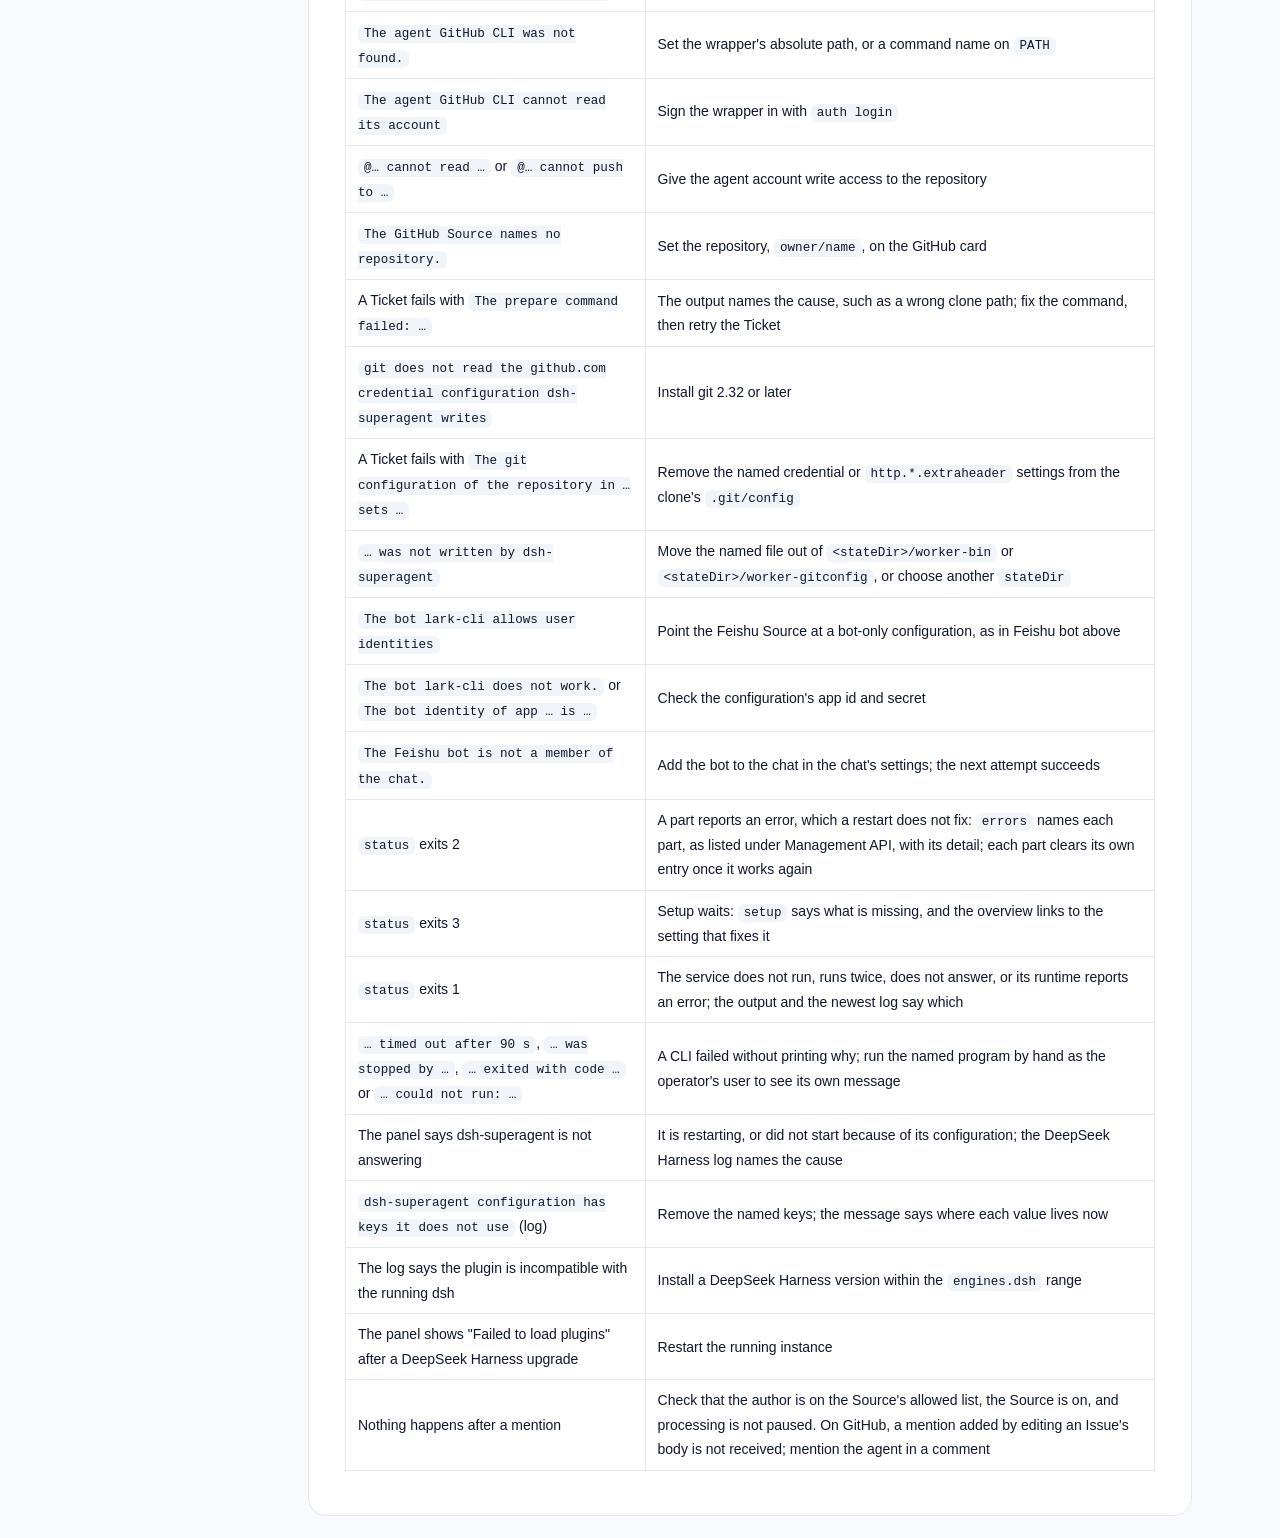
<file: studio-demo/site/docs/006-deployment.html>
<!DOCTYPE html>
<html lang="zh-CN">
<head>
<meta charset="utf-8">
<meta name="viewport" content="width=device-width, initial-scale=1">
<title>006 Deployment · dsh-superagent 演示</title>
<link rel="stylesheet" href="../assets/style.css">
</head>
<body>
<aside class="sidebar">
  <a class="brand" href="../index.html">dsh-superagent<span>MODELSCOPE STUDIO 演示</span></a>
  <nav><div class="group">概览</div><a class="nav" href="../index.html">首页</a><a class="nav" href="../setup.html">快速开始 SETUP</a><div class="group">设计文档</div><a class="nav" href="000-philosophy.html">000-philosophy</a><a class="nav" href="001-domain.html">001-domain</a><a class="nav" href="002-authorization.html">002-authorization</a><a class="nav" href="003-execution.html">003-execution</a><a class="nav" href="004-prompts.html">004-prompts</a><a class="nav" href="005-panel.html">005-panel</a><a class="nav active" href="006-deployment.html">006-deployment</a><a class="nav" href="007-architecture.html">007-architecture</a><a class="nav" href="008-cookbook.html">008-cookbook</a><a class="nav" href="009-multi-superagent.html">009-multi-superagent</a></nav>
  <footer>部署于 ModelScope 创空间 · Docker</footer>
</aside>
<main>
<article class="content">
<h1 id="006-deployment">006 Deployment</h1>
<p>Use this guide to install, configure and operate dsh-superagent. It covers accounts, startup checks, upgrades and troubleshooting, building on <a href="001-domain.html">001 Domain model</a> through <a href="005-panel.html">005 Panel</a>.</p>
<h2 id="what-runs">What runs</h2>
<ul>
<li><strong>A dedicated DeepSeek Harness profile</strong>, called <code>superagent</code> in this guide. Create it from the Web profile template. It loads the bundle and serves its panel on <code>127.0.0.1</code>. Keep it separate from the profile you work in: the plugin changes process-wide <code>PATH</code> and git settings, and its process needs independent restarts and upgrades.</li>
<li><strong>An agent GitHub account.</strong> The agent comments, pushes branches and opens pull requests as this account, through a GitHub CLI signed in only as that account.</li>
<li><strong>Optional:</strong> a Feishu bot for chat requests.</li>
</ul>
<p>Plugin configuration holds the state directory and machine limits. Use the panel for everything else: Sources for the repository and accounts, Policy for allowed lists, and Execution for worker directories and commands.</p>
<h3 id="permissions-and-isolation">Permissions and isolation</h3>
<p>The bundle defines <code>dsh-superagent-worker</code> for Executors and <code>dsh-superagent-router</code> for the main Session. They appear in the DeepSeek Harness preset list but are intended only for dsh-superagent. Do not select them for personal Sessions or disable their configuration rows. The application needs them to create and resume its Sessions.</p>
<p>Opening a blank managed Session in the Web UI can select the profile's default preset. dsh-superagent restores its role-specific preset before the first turn.</p>
<p>Both presets run with <code>danger-full-access</code> as the operator's OS user and read messages from subscribed Threads. Account wrappers choose the agent's credentials by default; they do not isolate the process. A worker can execute programs by path and read the operator's home directory. For isolation, use a dedicated OS account containing only the agent's credentials.</p>
<h2 id="prerequisites">Prerequisites</h2>
<ul>
<li>Node.js 22.19+ or 24+, pnpm, git 2.32+, Python 3.8+ and tmux</li>
<li>GitHub CLI (<code>gh</code>) 2.48 or later. Source CLI fields must point to <code>gh</code> or <code>lark-cli</code> wrappers; the host relies on their subcommands and output formats.</li>
<li>A repository on github.com; GitHub Enterprise Server is not supported. To create a checkout per Ticket, keep a local clone from which the prepare command can add worktrees. Install <code>git-lfs</code> if that repository uses Git LFS.</li>
<li>A model provider configured for DeepSeek Harness. dsh-superagent uses the profile's default model unless the Eval or Execution settings name another.</li>
<li>For Feishu: <code>lark-cli</code> (tested with 1.0.90) and a Feishu or Lark app with a bot</li>
</ul>
<h2 id="accounts">Accounts</h2>
<h3 id="agent-github-account">Agent GitHub account</h3>
<ol>
<li>Create a GitHub user account for the agent and give it write access to the repository. A GitHub App cannot be the agent, because dsh-superagent reads the account's notifications.</li>
<li>Give it a GitHub CLI that uses only its own credentials:</li>
</ol>
<p><code>sh
   mkdir -p ~/.local/bin
   cat &gt; ~/.local/bin/gh-agent &lt;&lt;'EOF'
   #!/bin/sh
   GH_CONFIG_DIR="$HOME/.config/gh-agent" exec gh "$@"
   EOF
   chmod +x ~/.local/bin/gh-agent
   gh-agent auth login
   gh-agent api user --jq .login</code></p>
<p>Sign in as the agent account; the last command prints its login. dsh-superagent reads the login the same way.</p>
<h3 id="feishu-bot-optional">Feishu bot (optional)</h3>
<ol>
<li>Create a self-built app with the bot capability. Grant it the permissions to receive message events, read and send chat messages, and read chat members, then publish the app version.</li>
<li>Give the bot its own <code>lark-cli</code> configuration, restricted to the bot identity, and a wrapper:</li>
</ol>
<p><code>sh
   LARKSUITE_CLI_CONFIG_DIR="$HOME/.lark-cli-dsh-superagent" lark-cli config init --app-id &lt;cli_…&gt; --app-secret-stdin
   LARKSUITE_CLI_CONFIG_DIR="$HOME/.lark-cli-dsh-superagent" lark-cli config strict-mode bot --global
   cat &gt; ~/.local/bin/lark-bot &lt;&lt;'EOF'
   #!/bin/sh
   export LARKSUITE_CLI_CONFIG_DIR="$HOME/.lark-cli-dsh-superagent"
   exec lark-cli "$@"
   EOF
   chmod +x ~/.local/bin/lark-bot</code></p>
<p>The first command reads the app secret from standard input. Use a separate configuration directory: <code>lark-cli</code> allows one profile per app id, and your personal configuration may already contain a user login for that app.</p>
<p>The host refuses a CLI that can act as a user. It reads the app id, Feishu/Lark brand and bot <code>open_id</code> from the bot configuration.</p>
<p>Both configurations share the keychain entry for the app secret. To remove only the bot configuration, delete its directory; do not run <code>lark-cli config remove</code>, which would affect the shared secret.</p>
<h2 id="install">Install</h2>
<p>Run this block once, on a machine that has no <code>superagent</code> profile yet:</p>
<pre><code class="language-sh">npm install -g @deepseek-ai/dsh@0.2.1-rc.3
git clone &lt;this repository&gt; dsh-superagent &amp;&amp; cd dsh-superagent
pnpm install &amp;&amp; pnpm build
dsh superagent --from-default-profile web --dump-config &gt; /dev/null
dsh plugin --profile superagent add &quot;link:$PWD&quot;
</code></pre>
<p>The pinned version above is public; other versions must satisfy <code>engines.dsh</code> in <code>package.json</code>.</p>
<p>The fourth command creates <code>~/.dsh/profiles/superagent</code> from the DeepSeek Harness Web template. The fifth installs this bundle. Set <code>DSH_HOME</code> to relocate the default <code>~/.dsh</code> directory.</p>
<p>Run the profile-creation command only for a new installation. If the profile already exists, that command replaces it and deletes its <code>cordis.patch.yml</code>, including machine configuration. Do not use it for upgrades.</p>
<h2 id="machine-configuration">Machine configuration</h2>
<p>Copy <a href="../examples/profile.cordis.patch.yml">examples/profile.cordis.patch.yml</a> to <code>~/.dsh/profiles/superagent/cordis.patch.yml</code>, replacing that file, and replace every <code>&lt;placeholder&gt;</code>. For Feishu, also enable the <code>dsh-superagent-feishu</code> entry there. The <code>webserver</code> entry sets the panel's port.</p>
<table>
<thead>
<tr>
<th>Key</th>
<th>Required</th>
<th>Meaning</th>
</tr>
</thead>
<tbody>
<tr>
<td><code>stateDir</code></td>
<td>yes</td>
<td>Absolute path: the database, the lock, the command shims in <code>worker-bin</code>, the agent's git configuration and, by default, the Ticket directories in <code>work</code>. Back it up before upgrades</td>
</tr>
<tr>
<td><code>promptMaxChars</code>, <code>admissionContextMaxPages</code>, <code>admissionContextTimeoutMs</code></td>
<td>no</td>
<td>The largest saved prompt configuration, and how many Thread pages one assessment reads within what time</td>
</tr>
</tbody>
</table>
<p>After the first start, edit machine limits in <strong>Settings → Deployment</strong> or the DeepSeek Harness Plugin Manager. Changes apply without restart. <code>stateDir</code> cannot be changed there. Invalid values or unknown configuration keys prevent startup; the log identifies the key.</p>
<h2 id="start-and-stop">Start and stop</h2>
<pre><code class="language-sh">scripts/dsh-superagent start
scripts/dsh-superagent status
</code></pre>
<p><code>start</code> runs <code>dsh --profile superagent</code> in tmux session <code>dsh-superagent</code>, or <code>dsh-&lt;profile&gt;</code> for another profile. It waits up to one minute for the runtime to become ready or report a setup requirement. On a first run it prints the missing setup information. It refuses duplicate instances, including ones started outside this script.</p>
<p><code>stop</code> and <code>restart</code> request graceful shutdown and wait up to five minutes for Executors. They never force-kill the process or touch other tmux sessions.</p>
<p><code>status</code> prints process ids, health and setup problems. For a different profile or port, use <code>--profile</code> and <code>--url</code>, or set <code>DSH_SUPERAGENT_PROFILE</code> and <code>DSH_SUPERAGENT_URL</code>.</p>
<p><code>status</code>, <code>start</code> and <code>restart</code> exit with one of four codes:</p>
<table>
<thead>
<tr>
<th>Code</th>
<th>Meaning</th>
</tr>
</thead>
<tbody>
<tr>
<td>0</td>
<td>The service runs normally</td>
</tr>
<tr>
<td>1</td>
<td>It does not run, runs twice, does not answer, or its runtime reports an error; a restart may fix it</td>
</tr>
<tr>
<td>2</td>
<td>It runs, but a part other than the runtime, such as a Source or a Policy sync (<code>sync:&lt;source id&gt;</code>), reports an error; a restart does not fix it</td>
</tr>
<tr>
<td>3</td>
<td>It runs and waits for setup; a restart does not fix it</td>
</tr>
</tbody>
</table>
<p>A Source that is still starting counts as normal operation. So does a Feishu bot that setup could not check.</p>
<p><code>status</code> returns failed parts and their details under <code>errors</code>, and setup requirements under <code>setup</code>. <code>start</code> and <code>restart</code> print those problems as lines; they exit 1 if the service never comes up. Only an intentional <code>stop</code> pauses automatic recovery.</p>
<p>Each profile stores logs and control files under <code>.artifacts/</code>:</p>
<ul>
<li>Startup logs: <code>dsh-superagent-&lt;profile&gt;-&lt;date&gt;-&lt;time&gt;-&lt;pid&gt;.log</code>, where the pid belongs to the script. The newest 20 are kept.</li>
<li>Control files: <code>control/profiles/&lt;profile&gt;/</code>, containing the stop marker, lock and process id.</li>
</ul>
<p>Open the URL printed in the log, then choose <strong>Superagent</strong> in the sidebar.</p>
<h3 id="hourly-check">Hourly check</h3>
<p>Create the hourly check in the DeepSeek Harness profile you normally use, not in <code>superagent</code>. It must keep running when the agent service is down. Ask an agent in that profile to create an hourly schedule using this prompt, with the checkout path filled in:</p>
<pre><code class="language-text">Check dsh-superagent: run `scripts/dsh-superagent --profile superagent status` in &lt;checkout&gt;. Exit 0: do nothing and say nothing. Exit 2: do not restart; tell me each part under `errors` with its detail, unless you already told me about the same ones. Exit 3: do not restart; tell me what `setup` says setup needs, unless you already told me. If it reports manually_stopped: true, leave it stopped. Otherwise (exit 1) run `scripts/dsh-superagent --profile superagent --respect-stop restart`, which exits the same way: 0 means it recovered, so say nothing; 2 and 3 are reported as above; if it exits 1 or fails otherwise, read the newest .artifacts/dsh-superagent-superagent-*.log and the Troubleshooting section of docs/006-deployment.md, fix what you can, and tell me what was wrong and what you did.
</code></pre>
<p><code>--respect-stop</code> preserves an intentional stop. Only <code>stop</code> writes the marker; <code>start</code> clears it. <code>restart</code> writes no marker, so the check can recover a restart whose shutdown timed out.</p>
<h2 id="settings">Settings</h2>
<p>Setup must succeed before polling or work starts. Overview lists missing requirements and links to their settings. A settings change runs setup again. If you fix something outside the application, such as CLI authentication, choose <strong>Check again</strong>.</p>
<ol>
<li><strong>Sources.</strong> Set the GitHub repository (<code>owner/name</code>) and agent CLI, for example <code>/home/me/.local/bin/gh-agent</code>. Requests normally arrive through the agent account's notifications. A new Issue or comment mentioning the account arrives on the next poll; adding a mention by editing an existing Issue body does not. Post a new comment instead. For Feishu, set the bot CLI, chats, each chat's receive-all or mentions-only mode, and whether to receive direct messages.</li>
<li><strong>Policy.</strong> The two example rules can be edited or removed. Under <strong>On each Source</strong>, add the GitHub accounts and Feishu users who may ask for work; until a list has someone, no request can become a Ticket. With Feishu, a chat can be chosen to sync the list from, at startup and on <strong>Sync now</strong>.</li>
<li><strong>Execution.</strong> The directory root and a prepare command. To give each Ticket a checkout of the repository:</li>
</ol>
<p><code>sh
   git -C /home/me/src/widgets fetch --no-tags "https://github.com/$DSH_SUPERAGENT_GITHUB_REPOSITORY.git" "${DSH_SUPERAGENT_GITHUB_PR_HEAD:-HEAD}:refs/dsh-superagent/$DSH_SUPERAGENT_TICKET" &amp;&amp;
   git -C /home/me/src/widgets worktree add -b "agent/$DSH_SUPERAGENT_NAME" "$DSH_SUPERAGENT_DIR" "refs/dsh-superagent/$DSH_SUPERAGENT_TICKET"</code></p>
<p>List personal CLIs, such as one signed in to your own account, as blocked commands.
4. <strong>Prompts.</strong> Set the team sections: the GitHub disclosure line, review bots, the commit author and the auto-merge condition.</p>
<h3 id="management-api">Management API</h3>
<p>The panel uses a local HTTP API that agents can also call. <code>SETUP.md</code> uses it to save settings, and the service script reads <code>GET state</code>.</p>
<p>Send requests to <code>http://127.0.0.1:&lt;port&gt;/orchestrator/api/</code> with <code>x-orchestrator-request: 1</code>. The host must be <code>127.0.0.1:&lt;port&gt;</code> or <code>localhost:&lt;port&gt;</code>. Missing headers or an <code>Origin</code> from another site receive 403.</p>
<p>API saves have the panel's permissions. They can change execution environment and setup account fields, unlike saves made through the main Session's tools.</p>
<p>Agents may rely on these routes and fields. The other routes in <code>src/app/api.ts</code> serve the panel and change with it.</p>
<table>
<thead>
<tr>
<th>Request</th>
<th>Answer</th>
</tr>
</thead>
<tbody>
<tr>
<td><code>GET state</code></td>
<td>What every page reads: <code>setup</code>, with <code>problem</code> and <code>feishuProblem</code>, each <code>null</code> or a setup problem with <code>place</code>, <code>code</code>, <code>values</code> and <code>detail</code>, and <code>accounts</code> once setup resolved them; <code>health</code>, an entry per part, below, with <code>state</code> (<code>starting</code>, <code>ready</code>, <code>paused</code> or <code>error</code>), <code>detail</code> and <code>at</code>; <code>load</code>, the Executor Sessions <code>running</code>, the Tickets <code>queued</code> and <code>maxWorkers</code>; <code>paused</code>; and <code>masterId</code></td>
</tr>
<tr>
<td><code>GET settings</code></td>
<td><code>blocks</code>: <code>policy</code>, <code>eval</code> and <code>executor</code>, each with its <code>value</code> and its <code>revision</code>; <code>sources</code>: the Source instances, each with <code>id</code>, <code>kind</code>, <code>installed</code>, its block's <code>value</code>, <code>{"enabled": …, "config": {…}}</code>, and <code>revision</code>, its kind's form, and its setup <code>problem</code> when it has one; <code>policyVersion</code>; and <code>environment</code>, the execution environment's <code>root</code> and <code>variables</code></td>
</tr>
<tr>
<td><code>GET sources</code></td>
<td>Each Source's status: <code>state</code> (<code>missing</code>, <code>off</code>, <code>error</code>, <code>setup</code>, <code>starting</code>, <code>paused</code> or <code>ready</code>), the <code>health</code> of its parts, its setup <code>problem</code>, the last day's <code>stats</code>, the Triggers it <code>filtered</code> in that day, and the messages it <code>dropped</code> in that day, newest drop first, each with its <code>channel</code>, <code>preview</code>, <code>ticket</code> (<code>id</code> and <code>title</code>) when it was for one, its <code>thread</code> when the store has it, and <code>dropped.at</code> and <code>dropped.reason</code>, <code>channelGone</code> or <code>channelIgnored</code></td>
</tr>
<tr>
<td><code>PUT settings/&lt;block&gt;</code> with <code>{"value": …, "revision": n}</code></td>
<td>Saves one block: <code>saved</code>, the block's new <code>revision</code>, <code>policy_changed</code> and <code>restarting</code>. <code>value</code> is the whole block, as <code>GET settings</code> holds it; a missing key takes its default</td>
</tr>
<tr>
<td><code>POST executor/pause</code> with <code>{"paused": true}</code> or <code>false</code></td>
<td>Pauses or resumes processing: <code>paused</code></td>
</tr>
<tr>
<td><code>POST setup/check</code></td>
<td>Runs setup again by restarting dsh-superagent: <code>restarting: true</code>. Refused when setup has nothing to fix</td>
</tr>
<tr>
<td><code>POST policy-sync/&lt;source id&gt;</code></td>
<td>Syncs that Source's allowed list now: <code>policy</code>, the Source's part as saved</td>
</tr>
<tr>
<td><code>GET prompts</code>, <code>PUT prompts</code> with <code>{"config", "baseRevision"}</code></td>
<td>Reads the prompt configuration: <code>current</code>, with its <code>revision</code> and <code>config</code>, <code>defaults</code>, <code>sections</code>, the team sections in the order Sessions read them, <code>skillName</code>, the pattern of a team skill's name, <code>builtin</code>, the names a team skill cannot take, and <code>skillPrefix</code>, which Sessions load a skill's name under. Or saves it: the new <code>revision</code></td>
</tr>
<tr>
<td><code>POST tickets/&lt;id&gt;/retry</code>, <code>POST tickets/&lt;id&gt;/stop</code></td>
<td>Retries or stops a Ticket, as the panel does</td>
</tr>
</tbody>
</table>
<p>Health entries are grouped by responsibility:</p>
<table>
<thead>
<tr>
<th>Entry</th>
<th>Reports</th>
</tr>
</thead>
<tbody>
<tr>
<td><code>runtime</code></td>
<td>The application itself</td>
</tr>
<tr>
<td><code>models</code></td>
<td>Sessions waiting on a model-budget retry</td>
</tr>
<tr>
<td><code>evals</code></td>
<td>Unavailable Evals from the last hour with no later judgement or dismissal</td>
</tr>
<tr>
<td><code>assessment</code>, <code>launch</code>, <code>delivery</code>, <code>relay</code>, <code>notice</code>, <code>reply</code></td>
<td>Stored work described in <a href="003-execution.html">003 Execution</a>; delivery counts waiting work, while reply covers Channel messages</td>
</tr>
<tr>
<td><code>worker</code></td>
<td>Executor Session event handling; appears after its first failure</td>
</tr>
<tr>
<td><code>github</code>, <code>feishu</code>, <code>history</code></td>
<td>Source polling, events and history recovery</td>
</tr>
<tr>
<td><code>sync:&lt;source id&gt;</code></td>
<td>Allowed-list synchronization</td>
</tr>
</tbody>
</table>
<p>A refusal has a status and <code>error</code>, its English text:</p>
<ul>
<li>400: an invalid value (<code>issues</code>, each with its <code>path</code>), a failed account check (<code>setup</code>), a fixed refusal (<code>code</code> and <code>values</code>), or a body that is not JSON or is too large.</li>
<li>404: something that does not exist.</li>
<li>409: a stale revision.</li>
<li>500: anything else.</li>
</ul>
<p>The blocks:</p>
<ul>
<li><code>source:github</code>, <code>source:feishu</code>: <code>{"enabled": true, "config": {…}}</code>. GitHub's config has <code>repository</code> and <code>cli</code>, and the switches <code>observeIssues</code>, <code>observePulls</code>, <code>observeComments</code> and <code>observeCi</code>, off by default, which receive every new Issue, new pull request and comment in the repository and the default branch's CI; Feishu's has <code>cli</code>, <code>chats</code> as <code>[{"chatId": "oc_…", "name": "…", "listen": "mentions"}]</code> (or <code>"all"</code>), <code>directMessages</code>, and <code>otherChats</code> as <code>"none"</code> or <code>"mentions"</code>.</li>
<li><code>policy</code>: <code>{"rules": […], "sources": {"github": {"allowed": [{"id": "&lt;login&gt;"}], "bots": [{"id": "dependabot[bot]"}]}, "feishu": {"allowed": [{"id": "ou_…", "name": "…"}], "syncChat": "oc_…", "admission": {"oc_…": {"unlistedAddressed": "explicit"}}}}}</code>. <code>bots</code> lists the bots whose messages may become inferred candidates. An <code>admission</code> row is keyed by chat id, <code>other</code> or <code>direct</code> for Feishu, and by <code>issues</code>, <code>pulls</code>, <code>comments</code> or <code>ci</code> for GitHub; an unset cell takes its default (see <a href="002-authorization.html">002 Authorization</a>).</li>
<li><code>eval</code>: <code>mode</code>, <code>timeoutSeconds</code> and <code>model</code>.</li>
<li><code>executor</code>: <code>model</code>, <code>maxWorkers</code>, <code>directory</code>, <code>prepare</code> and <code>blockedCommands</code>. The processing pause is a setting of its own, <code>paused</code>, which <code>POST executor/pause</code> sets.</li>
</ul>
<p>Changing a repository or CLI runs the corresponding setup check first. A failed check returns 400 with details in <code>setup</code>. A successful account change, or any save while setup is pending, returns <code>restarting: true</code>. The API is temporarily unavailable while the application restarts.</p>
<pre><code class="language-sh">api=http://127.0.0.1:3082/orchestrator/api
rev=$(curl -s -H 'x-orchestrator-request: 1' $api/settings | jq '.sources[] | select(.id == &quot;github&quot;) | .revision')
curl -s -X PUT -H 'x-orchestrator-request: 1' -H 'content-type: application/json' $api/settings/source:github \
  -d &quot;{\&quot;value\&quot;: {\&quot;enabled\&quot;: true, \&quot;config\&quot;: {\&quot;repository\&quot;: \&quot;acme/widgets\&quot;, \&quot;cli\&quot;: \&quot;$HOME/.local/bin/gh-agent\&quot;}}, \&quot;revision\&quot;: $rev}&quot;
</code></pre>
<h2 id="setup-checks">Setup checks</h2>
<p>Setup uses the DeepSeek Harness subprocess service, as worker shells do. It removes environment variables whose names contain KEY, PASSWORD, SECRET or TOKEN.</p>
<p>Setup verifies the GitHub repository and the agent's push access, writes the worker environment, and checks that git uses only the agent credentials for github.com. A Feishu setup failure disables only the Feishu Source.</p>
<p>The process environment that setup writes:</p>
<ul>
<li><strong>Command shims</strong> in <code>&lt;stateDir&gt;/worker-bin</code>, first on <code>PATH</code>: <code>gh</code> runs the agent's CLI; <code>lark-cli</code> runs the bot's CLI; blocked commands fail. A shim removes its own directory from <code>PATH</code> before it runs its target.</li>
<li><strong>git configuration</strong> in <code>&lt;stateDir&gt;/worker-gitconfig</code>: replaces the operator's global and system git configuration. It selects the agent CLI as the github.com credential helper, rewrites GitHub SSH addresses to HTTPS and defines Git LFS filters. Personal git settings such as an HTTP proxy do not apply. No commit identity is set here, git never prompts for credentials, and <code>GH_TOKEN</code> and <code>GITHUB_TOKEN</code> are removed.</li>
</ul>
<p>A file in <code>worker-bin</code> or <code>worker-gitconfig</code> that dsh-superagent did not write stops setup. A Ticket directory inside a git repository whose own configuration adds credentials fails the Ticket.</p>
<h2 id="try-it">Try it</h2>
<p>From an allowed GitHub account, open an Issue or post a comment containing <code>@&lt;agent login&gt; &lt;request&gt;</code>. Within a polling interval (one minute by default), Overview should show a Ticket. The agent acknowledges the request, works in its own Session and directory, and delivers in the original conversation. For Feishu, mention the bot in a configured chat.</p>
<h2 id="upgrade">Upgrade</h2>
<ol>
<li>Wait until no Executor is in the middle of a turn.</li>
<li>Back up <code>&lt;stateDir&gt;/orchestrator.sqlite</code>.</li>
<li>Run <code>git pull &amp;&amp; pnpm install &amp;&amp; pnpm build</code>.</li>
<li>Run <code>scripts/dsh-superagent restart</code> and inspect its status.</li>
</ol>
<p>A restart ends running Assignments and starts replacements with recovery notes. Team text and overridden prompt parts are retained; parts without overrides follow the new defaults. Review parts marked <strong>Default updated</strong> after upgrading.</p>
<p>A database migrated by a newer version cannot be opened by an older one. Rollback therefore requires the pre-upgrade backup. After upgrading DeepSeek Harness itself, restart the running instance so the panel loads matching artifacts.</p>
<h3 id="agent-presets">Agent presets</h3>
<p>The worker and router presets move shell commands to the background after 5 seconds. A Session cannot load without its preset. Keep the <code>dsh-superagent-worker</code> and <code>dsh-superagent-router</code> rows in <code>cordis.patch.yml</code> while their Sessions are in use; otherwise resume fails with <code>agent-preset/not-found</code>.</p>
<h2 id="troubleshooting">Troubleshooting</h2>
<p>Setup problems appear on the overview with a link to the fix, in the panel's language; the log and the API show the English text below.</p>
<table>
<thead>
<tr>
<th>Symptom</th>
<th>Cause and fix</th>
</tr>
</thead>
<tbody>
<tr>
<td><code>The agent GitHub CLI is not set.</code></td>
<td>Set the agent's CLI on the GitHub card</td>
</tr>
<tr>
<td><code>The agent GitHub CLI was not found.</code></td>
<td>Set the wrapper's absolute path, or a command name on <code>PATH</code></td>
</tr>
<tr>
<td><code>The agent GitHub CLI cannot read its account</code></td>
<td>Sign the wrapper in with <code>auth login</code></td>
</tr>
<tr>
<td><code>@… cannot read …</code> or <code>@… cannot push to …</code></td>
<td>Give the agent account write access to the repository</td>
</tr>
<tr>
<td><code>The GitHub Source names no repository.</code></td>
<td>Set the repository, <code>owner/name</code>, on the GitHub card</td>
</tr>
<tr>
<td>A Ticket fails with <code>The prepare command failed: …</code></td>
<td>The output names the cause, such as a wrong clone path; fix the command, then retry the Ticket</td>
</tr>
<tr>
<td><code>git does not read the github.com credential configuration dsh-superagent writes</code></td>
<td>Install git 2.32 or later</td>
</tr>
<tr>
<td>A Ticket fails with <code>The git configuration of the repository in … sets …</code></td>
<td>Remove the named credential or <code>http.*.extraheader</code> settings from the clone's <code>.git/config</code></td>
</tr>
<tr>
<td><code>… was not written by dsh-superagent</code></td>
<td>Move the named file out of <code>&lt;stateDir&gt;/worker-bin</code> or <code>&lt;stateDir&gt;/worker-gitconfig</code>, or choose another <code>stateDir</code></td>
</tr>
<tr>
<td><code>The bot lark-cli allows user identities</code></td>
<td>Point the Feishu Source at a bot-only configuration, as in Feishu bot above</td>
</tr>
<tr>
<td><code>The bot lark-cli does not work.</code> or <code>The bot identity of app … is …</code></td>
<td>Check the configuration's app id and secret</td>
</tr>
<tr>
<td><code>The Feishu bot is not a member of the chat.</code></td>
<td>Add the bot to the chat in the chat's settings; the next attempt succeeds</td>
</tr>
<tr>
<td><code>status</code> exits 2</td>
<td>A part reports an error, which a restart does not fix: <code>errors</code> names each part, as listed under Management API, with its detail; each part clears its own entry once it works again</td>
</tr>
<tr>
<td><code>status</code> exits 3</td>
<td>Setup waits: <code>setup</code> says what is missing, and the overview links to the setting that fixes it</td>
</tr>
<tr>
<td><code>status</code> exits 1</td>
<td>The service does not run, runs twice, does not answer, or its runtime reports an error; the output and the newest log say which</td>
</tr>
<tr>
<td><code>… timed out after 90 s</code>, <code>… was stopped by …</code>, <code>… exited with code …</code> or <code>… could not run: …</code></td>
<td>A CLI failed without printing why; run the named program by hand as the operator's user to see its own message</td>
</tr>
<tr>
<td>The panel says dsh-superagent is not answering</td>
<td>It is restarting, or did not start because of its configuration; the DeepSeek Harness log names the cause</td>
</tr>
<tr>
<td><code>dsh-superagent configuration has keys it does not use</code> (log)</td>
<td>Remove the named keys; the message says where each value lives now</td>
</tr>
<tr>
<td>The log says the plugin is incompatible with the running dsh</td>
<td>Install a DeepSeek Harness version within the <code>engines.dsh</code> range</td>
</tr>
<tr>
<td>The panel shows "Failed to load plugins" after a DeepSeek Harness upgrade</td>
<td>Restart the running instance</td>
</tr>
<tr>
<td>Nothing happens after a mention</td>
<td>Check that the author is on the Source's allowed list, the Source is on, and processing is not paused. On GitHub, a mention added by editing an Issue's body is not received; mention the agent in a comment</td>
</tr>
</tbody>
</table>
</article>
</main>
</body>
</html>
</file>
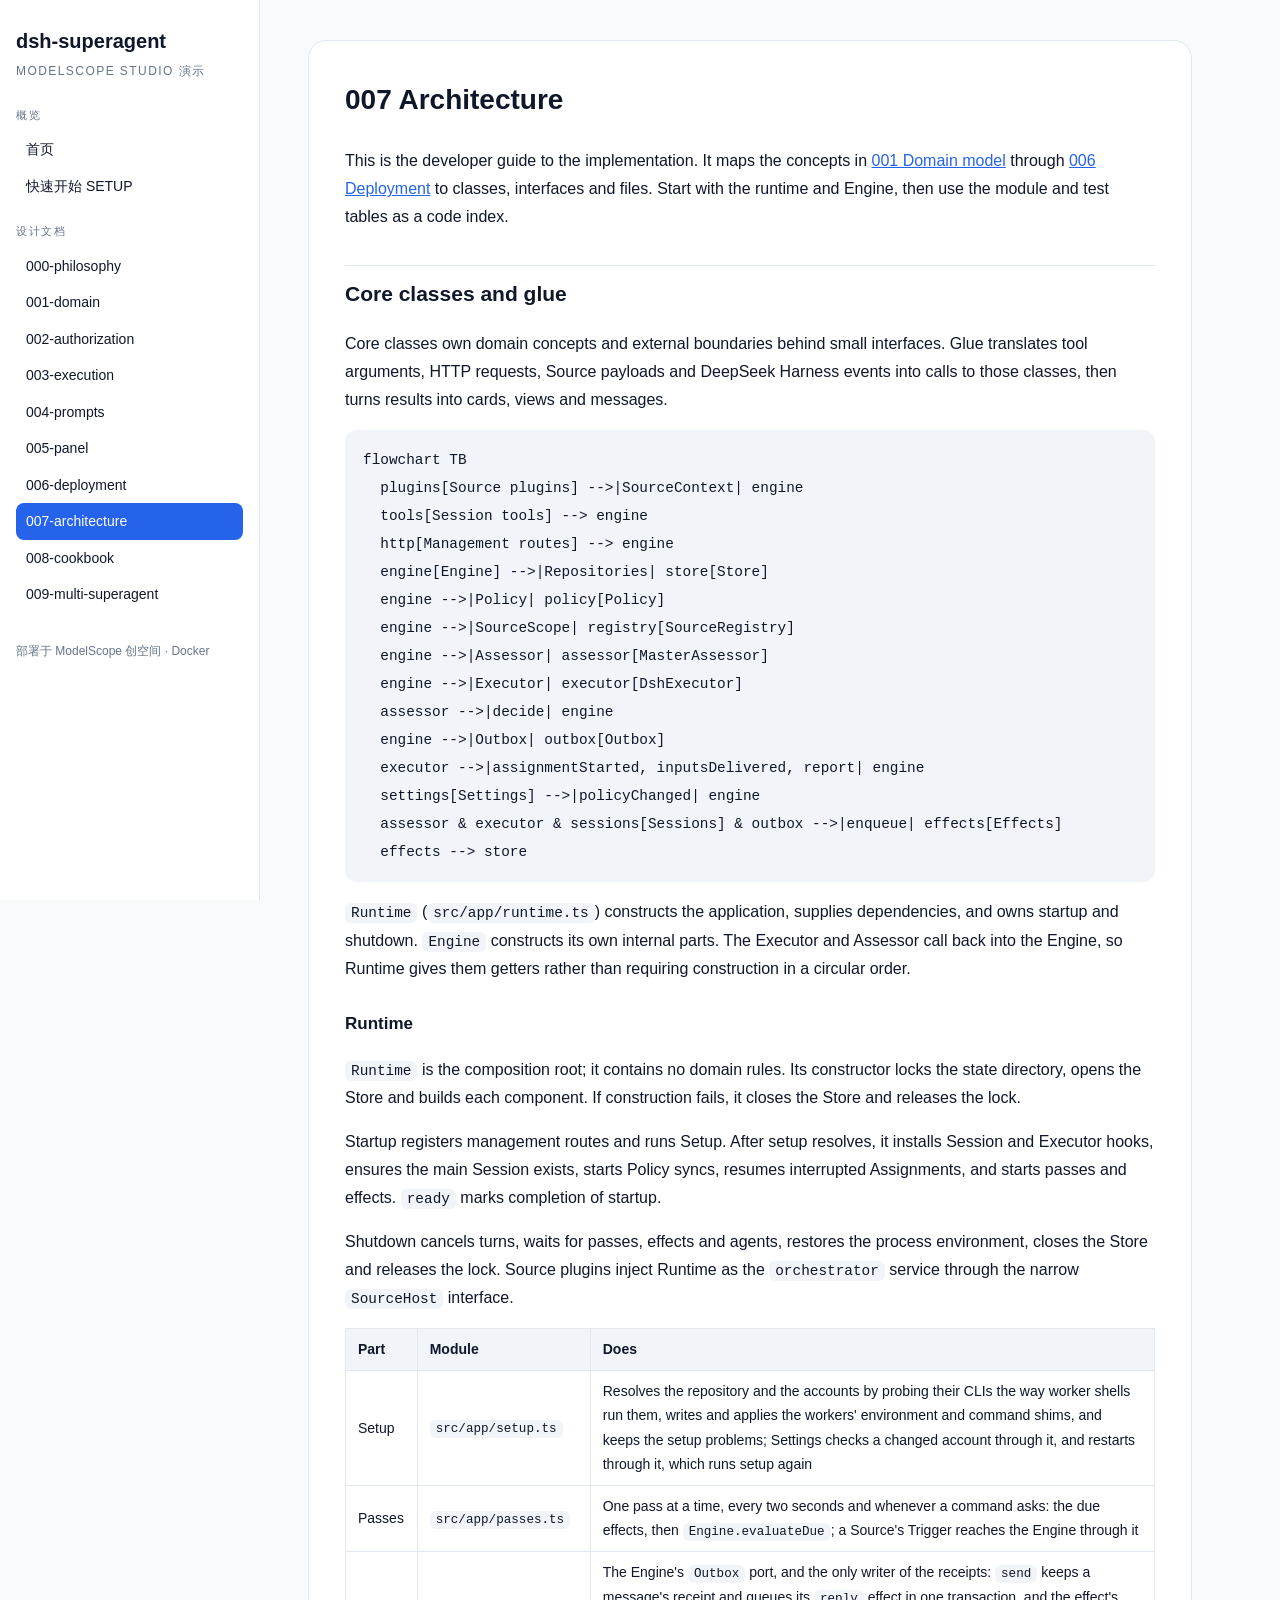
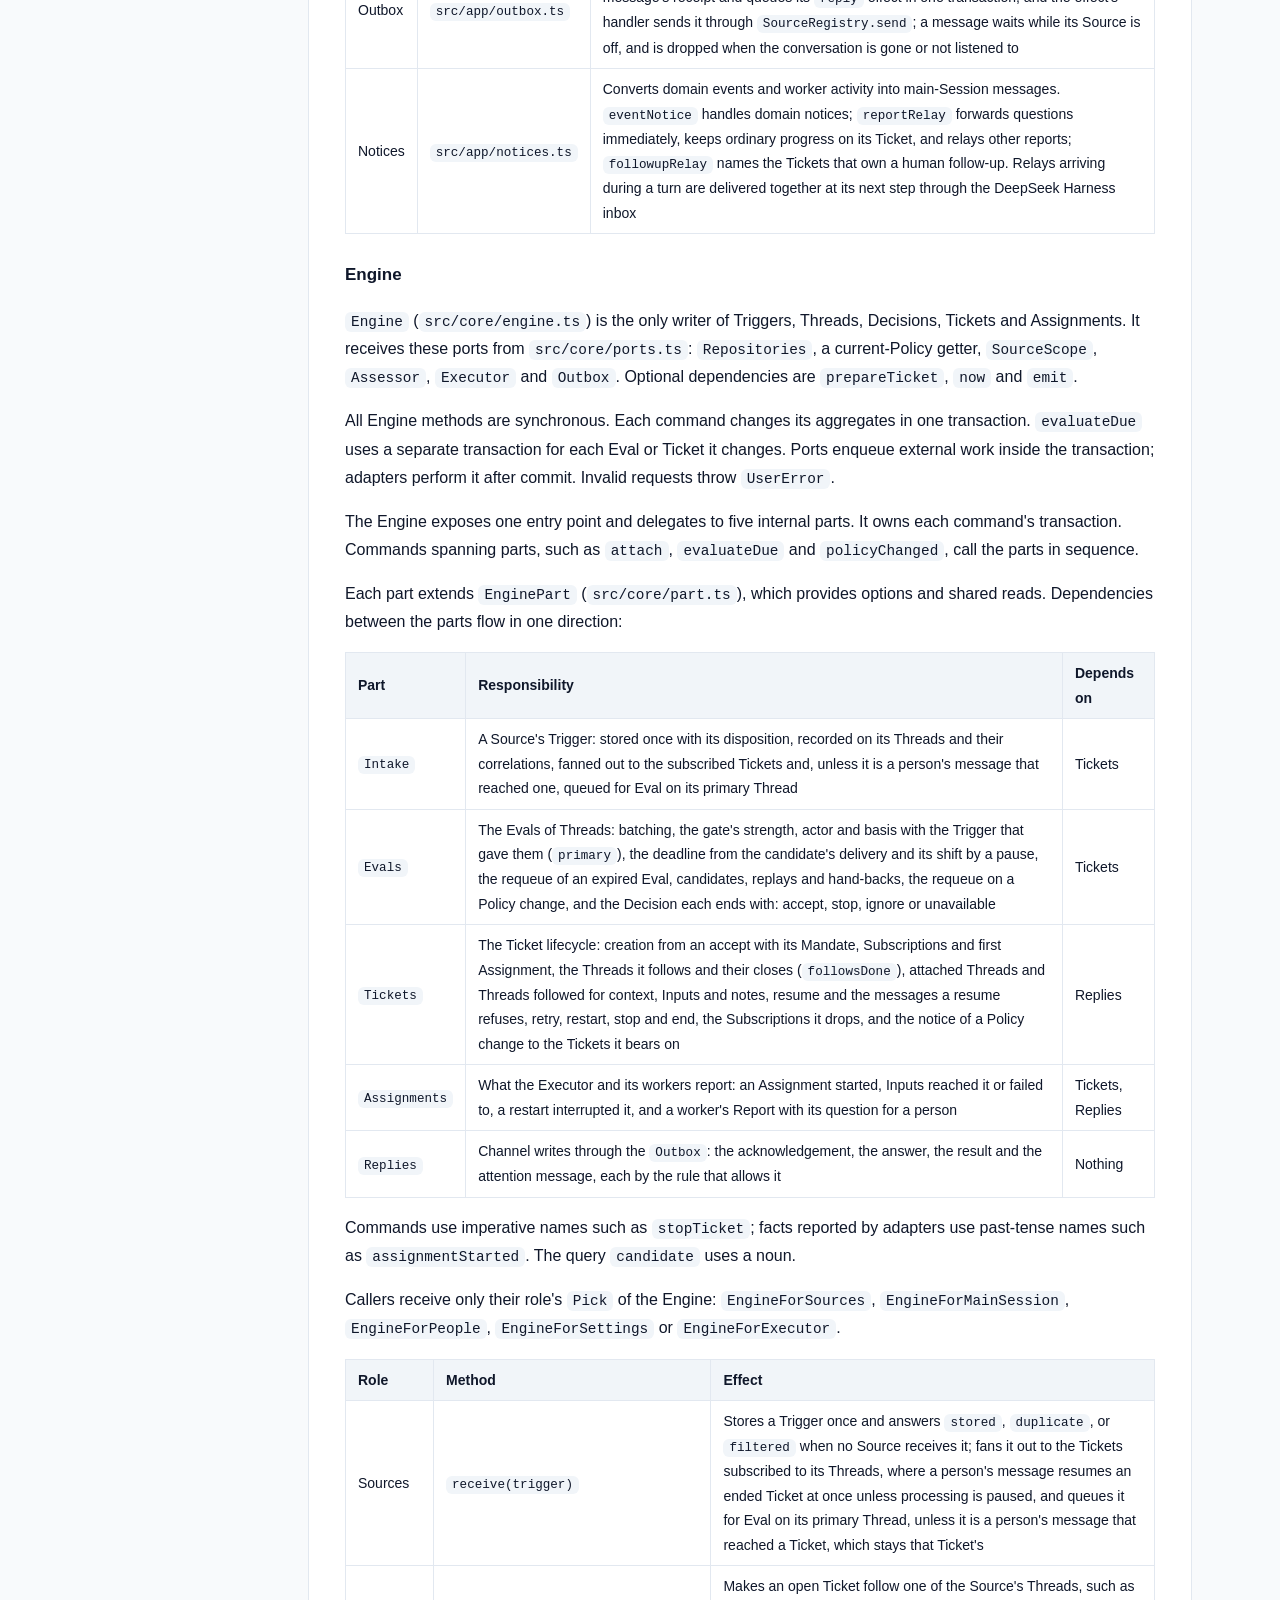
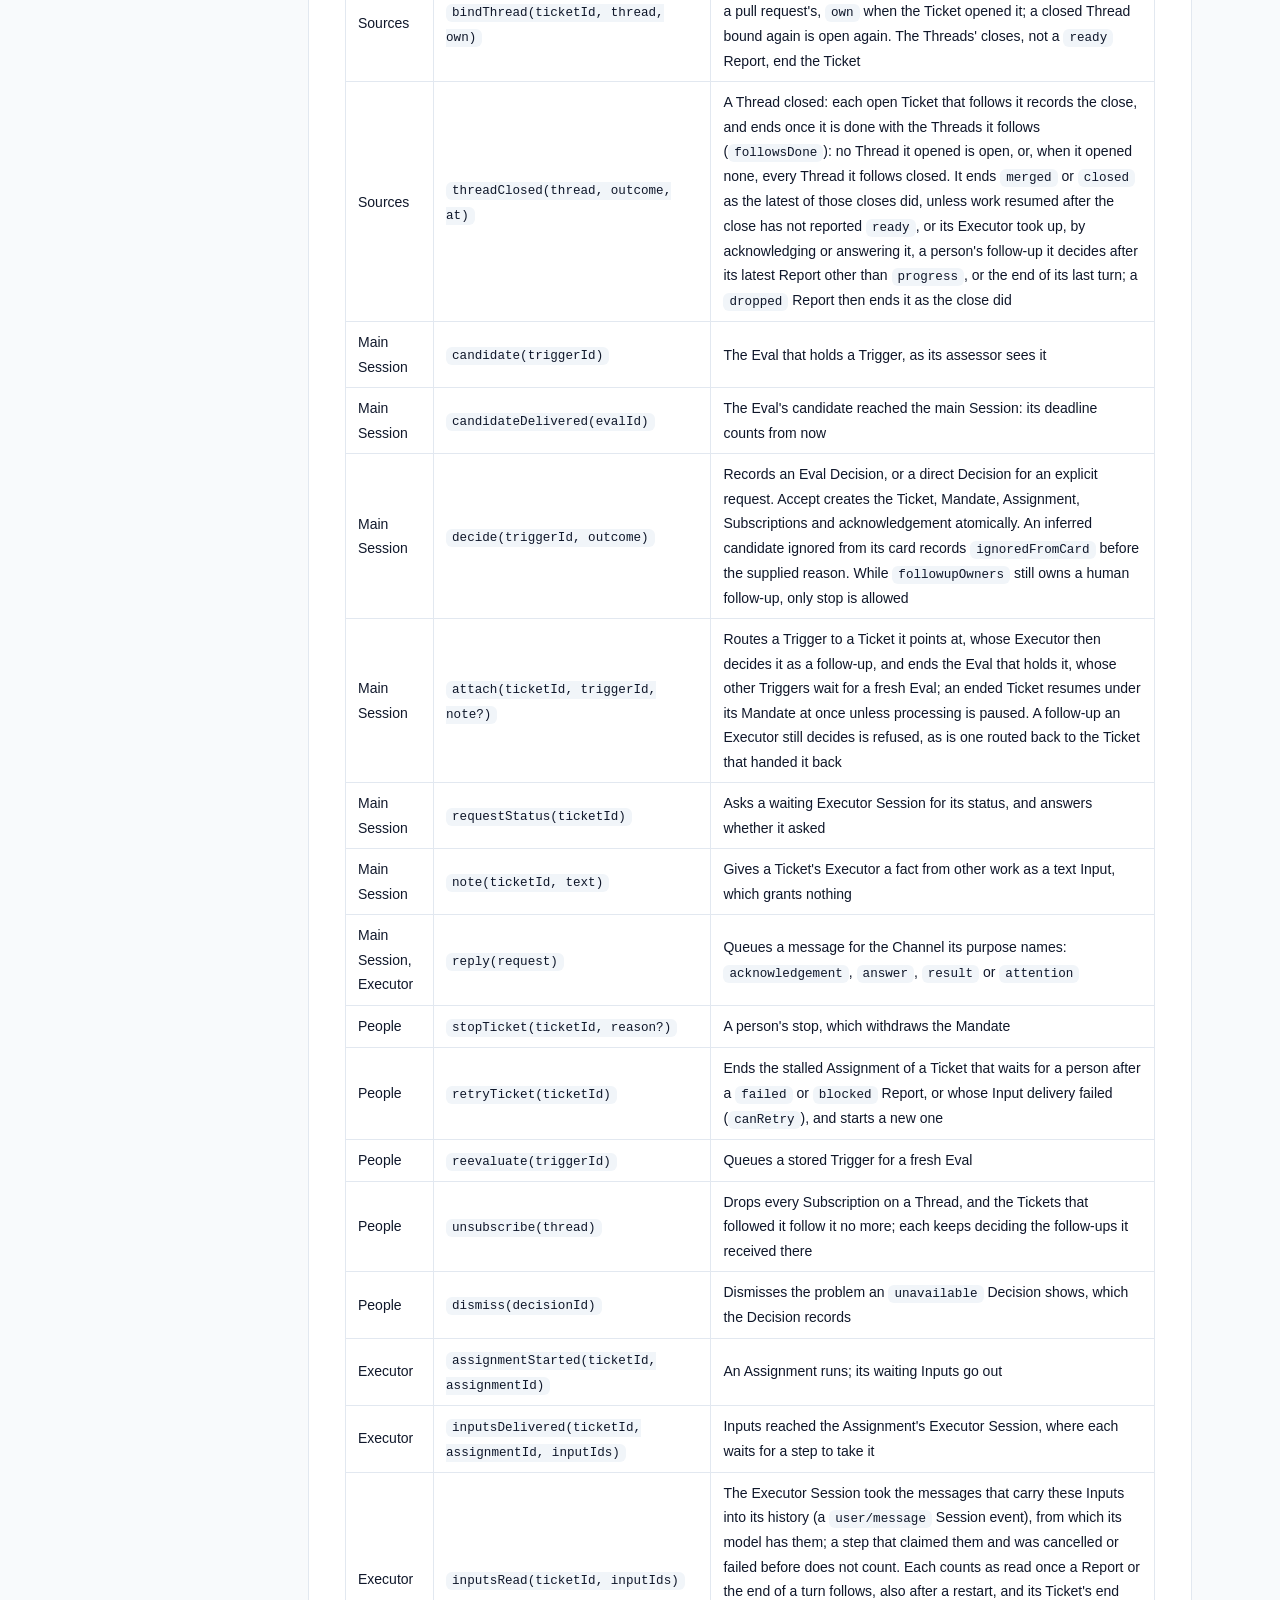
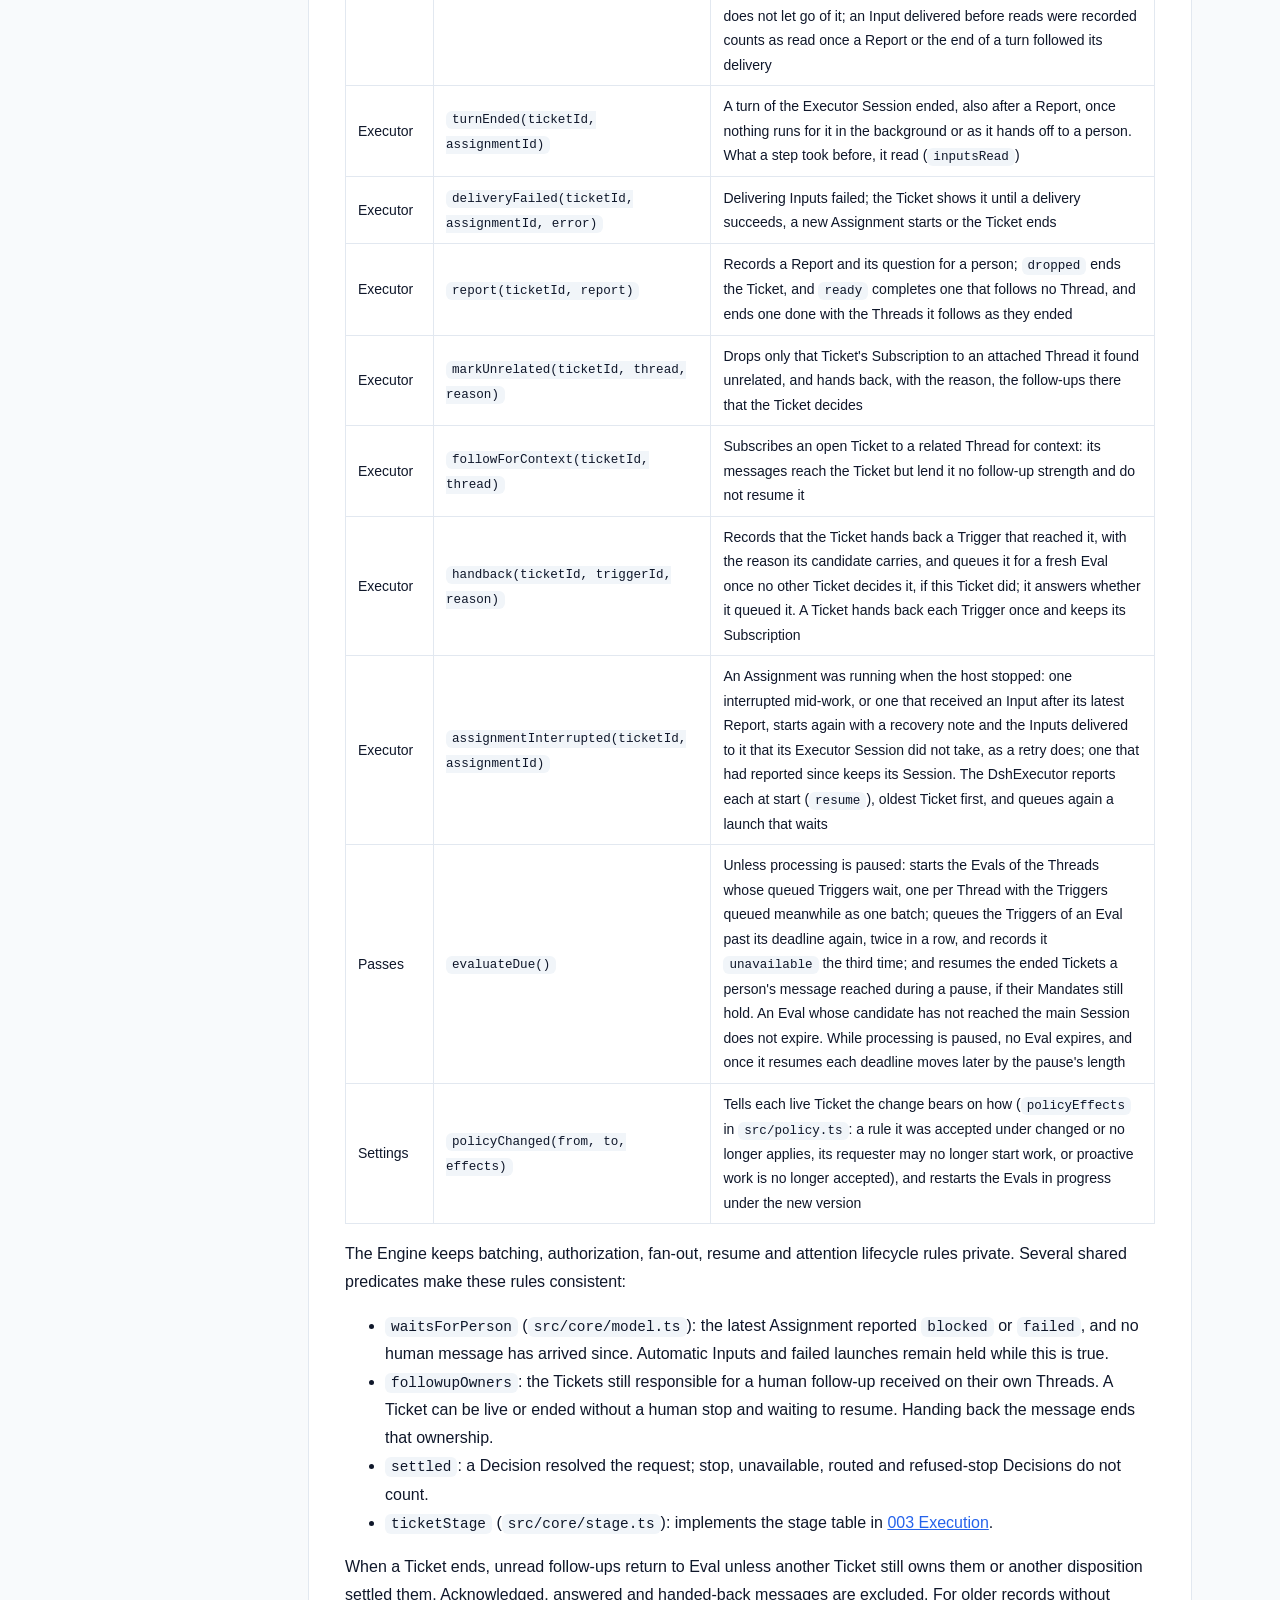
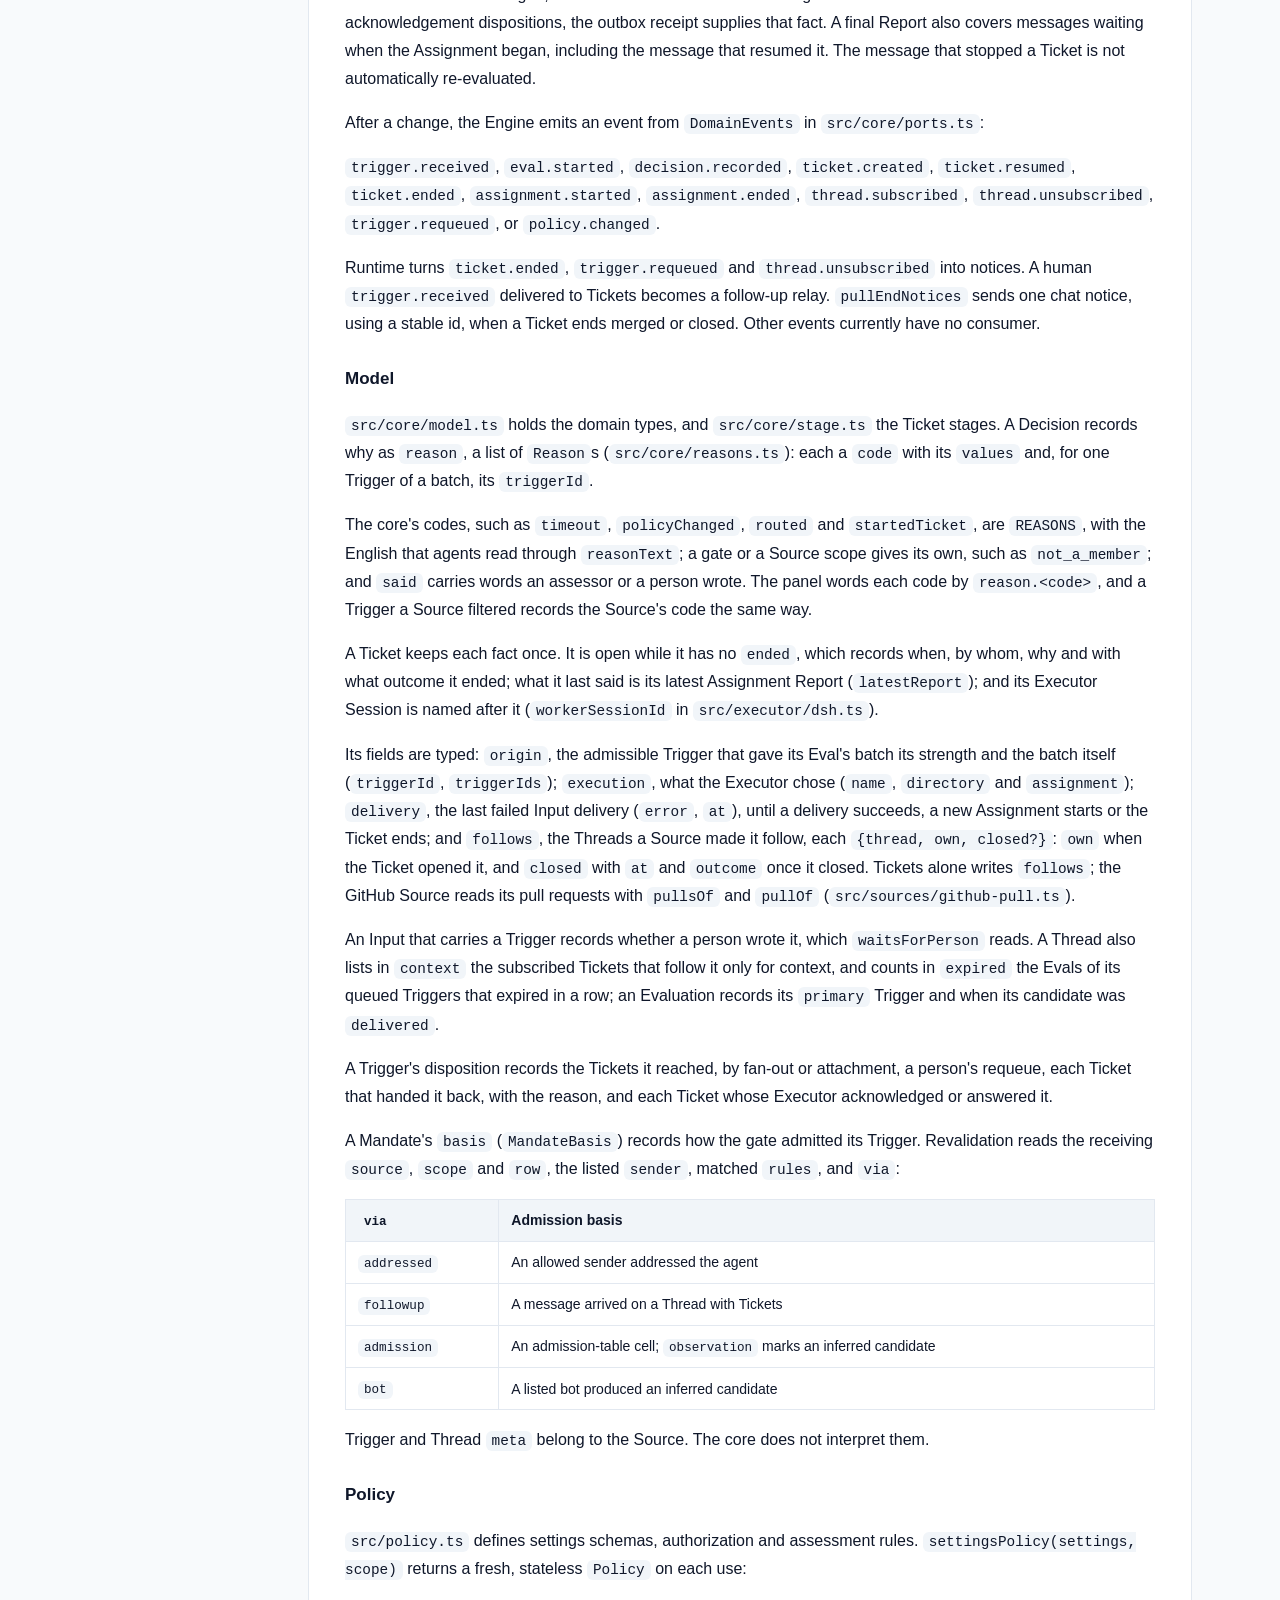
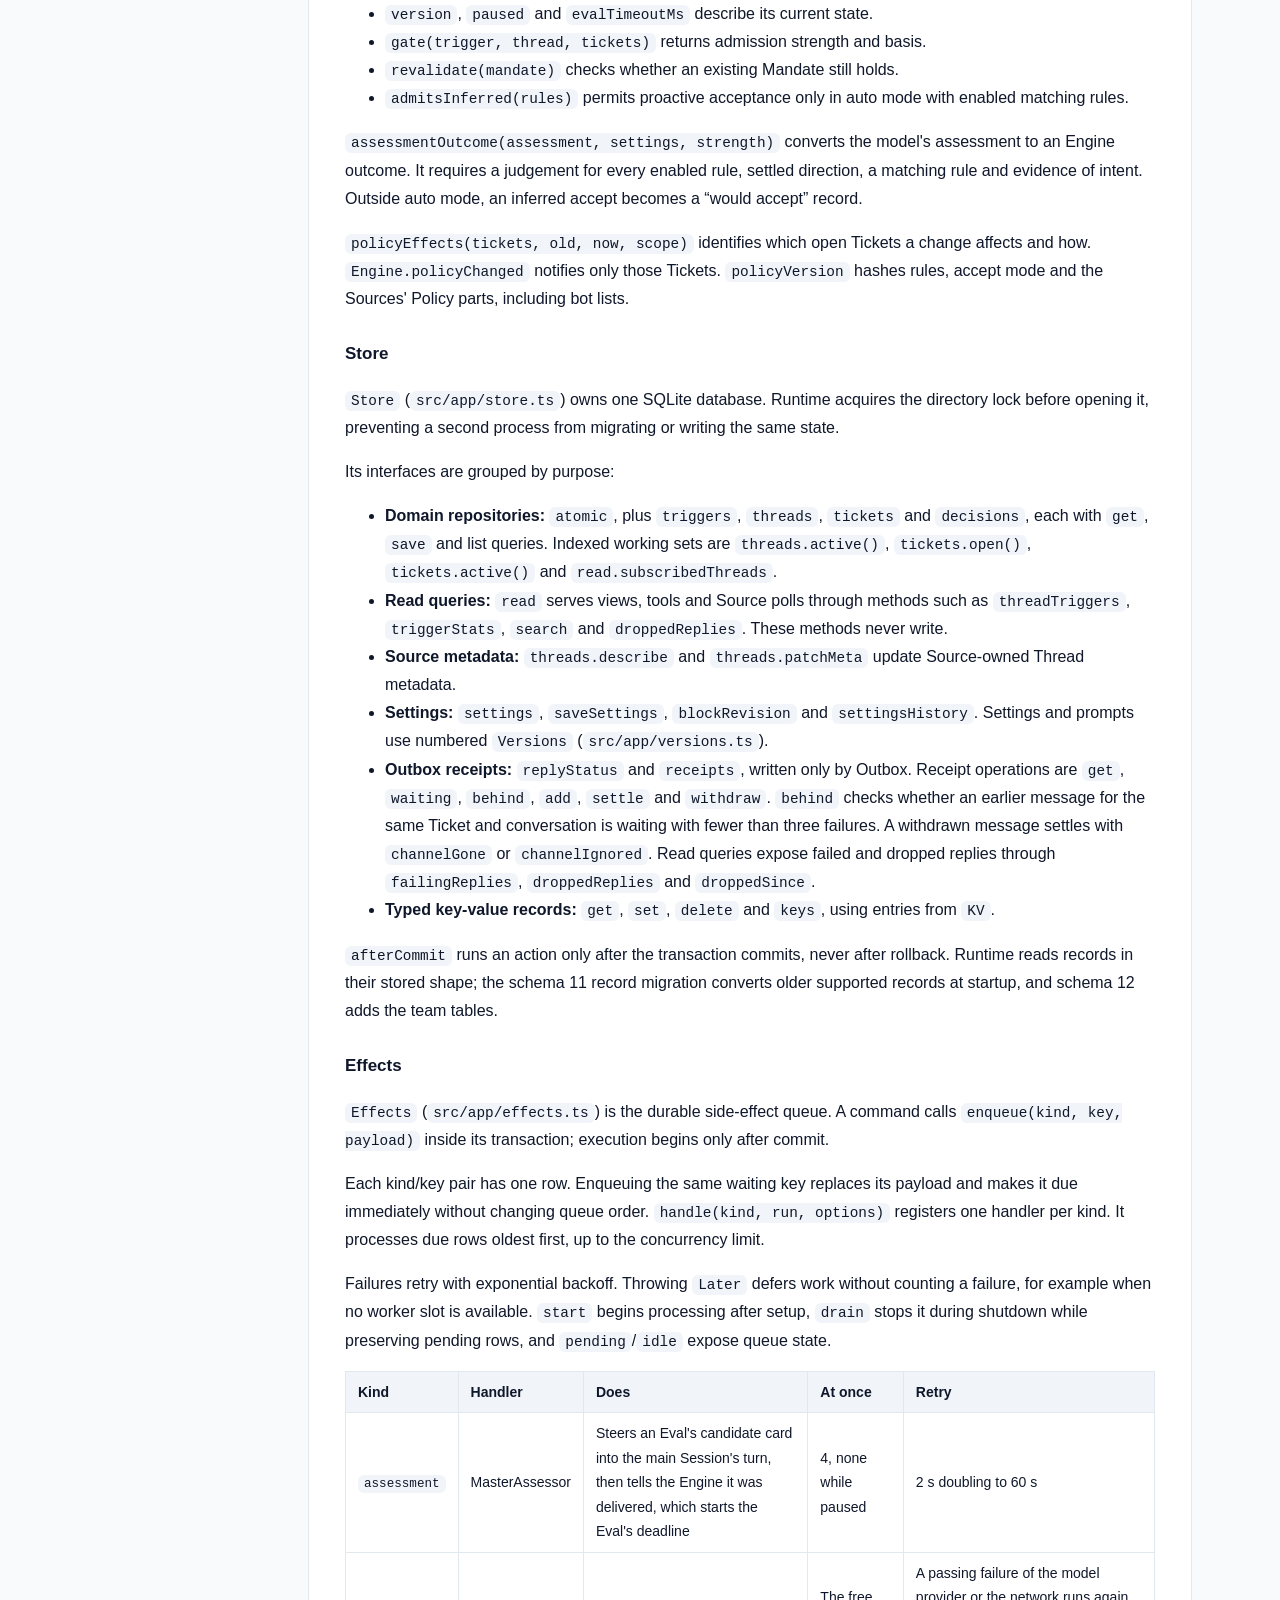
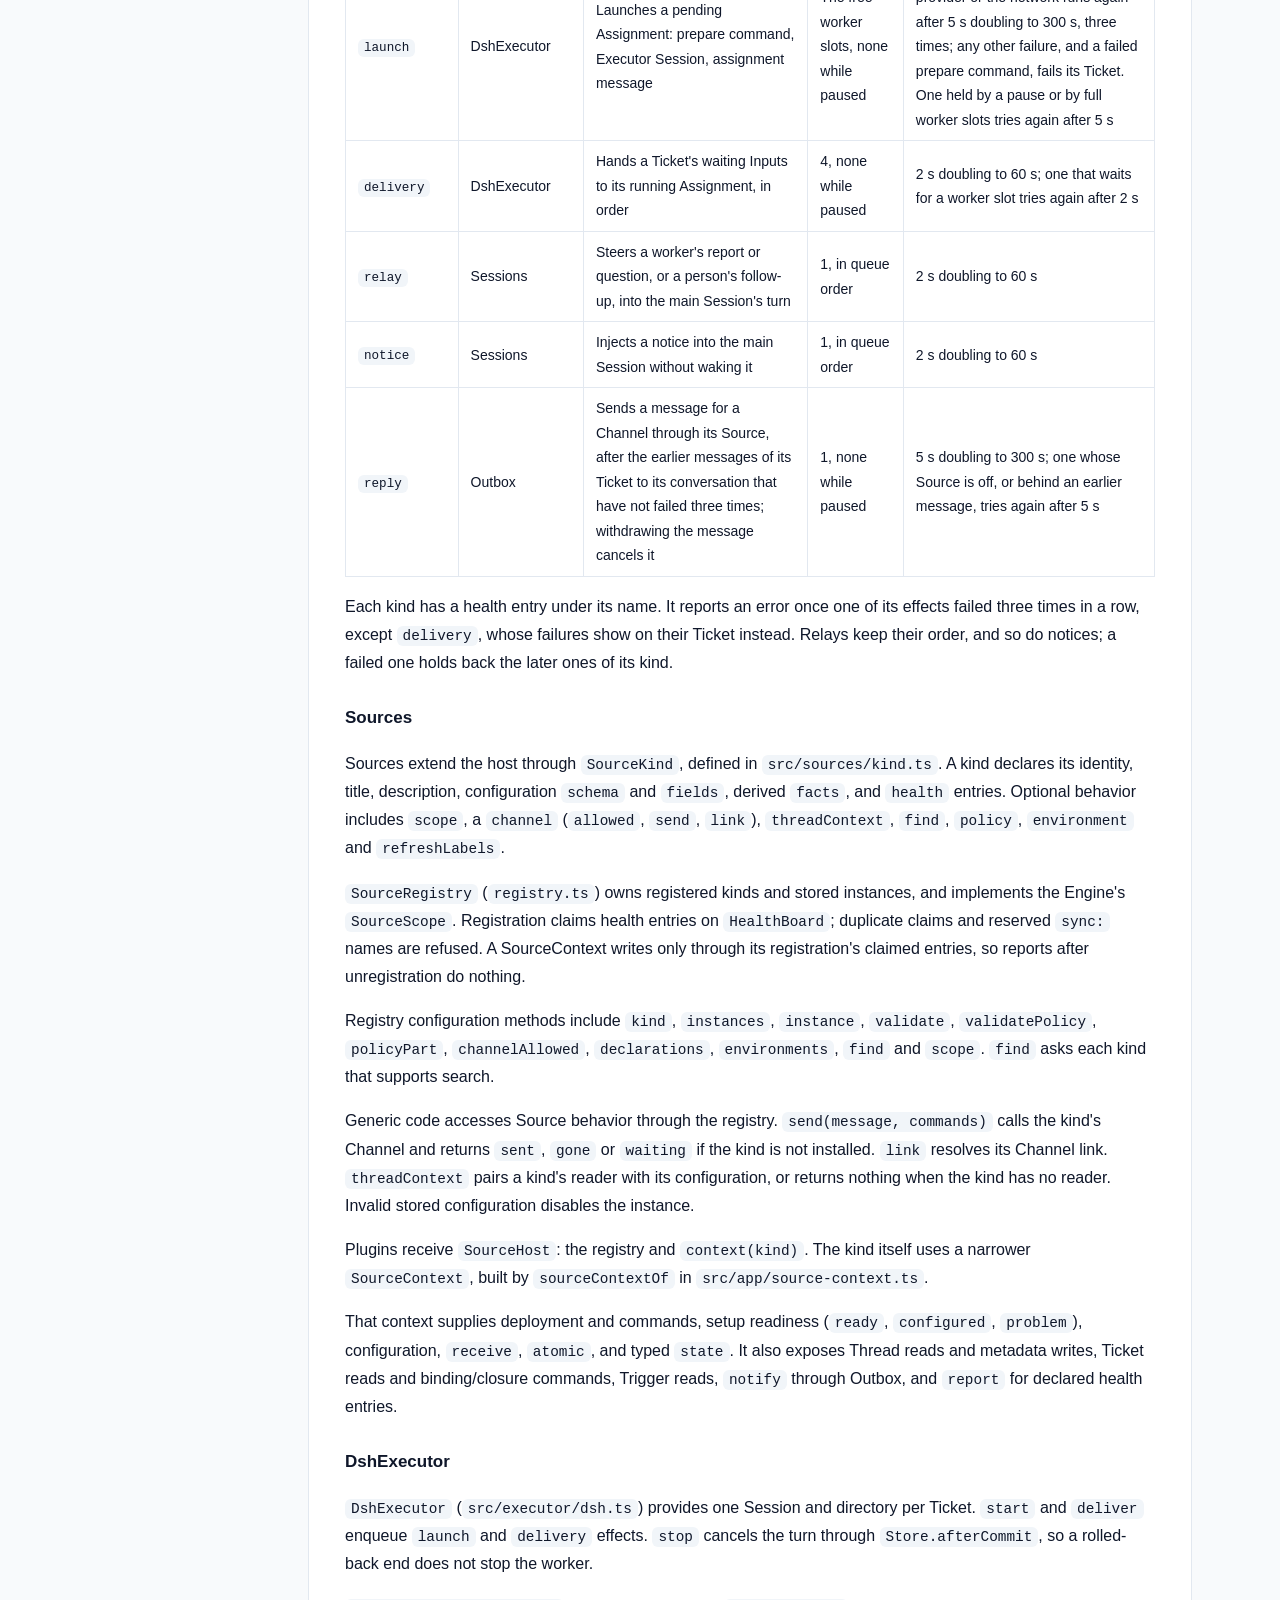
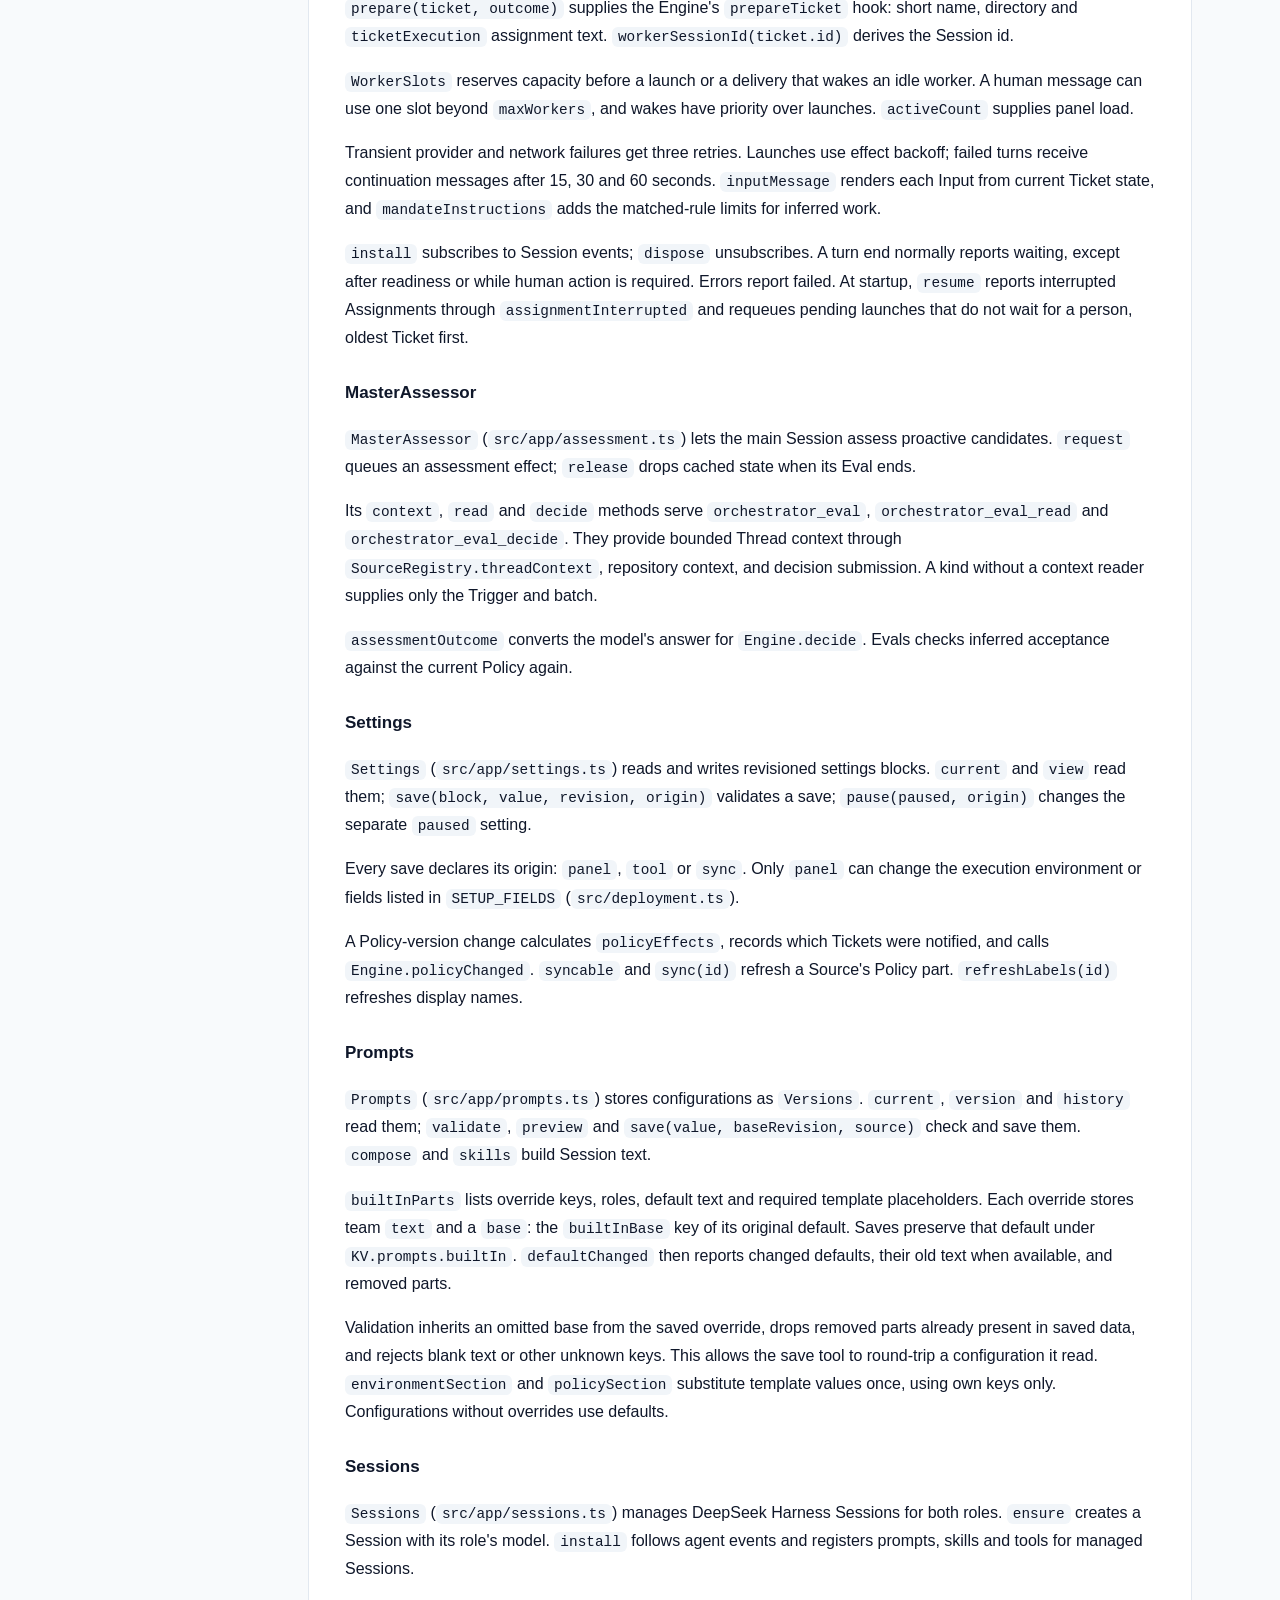
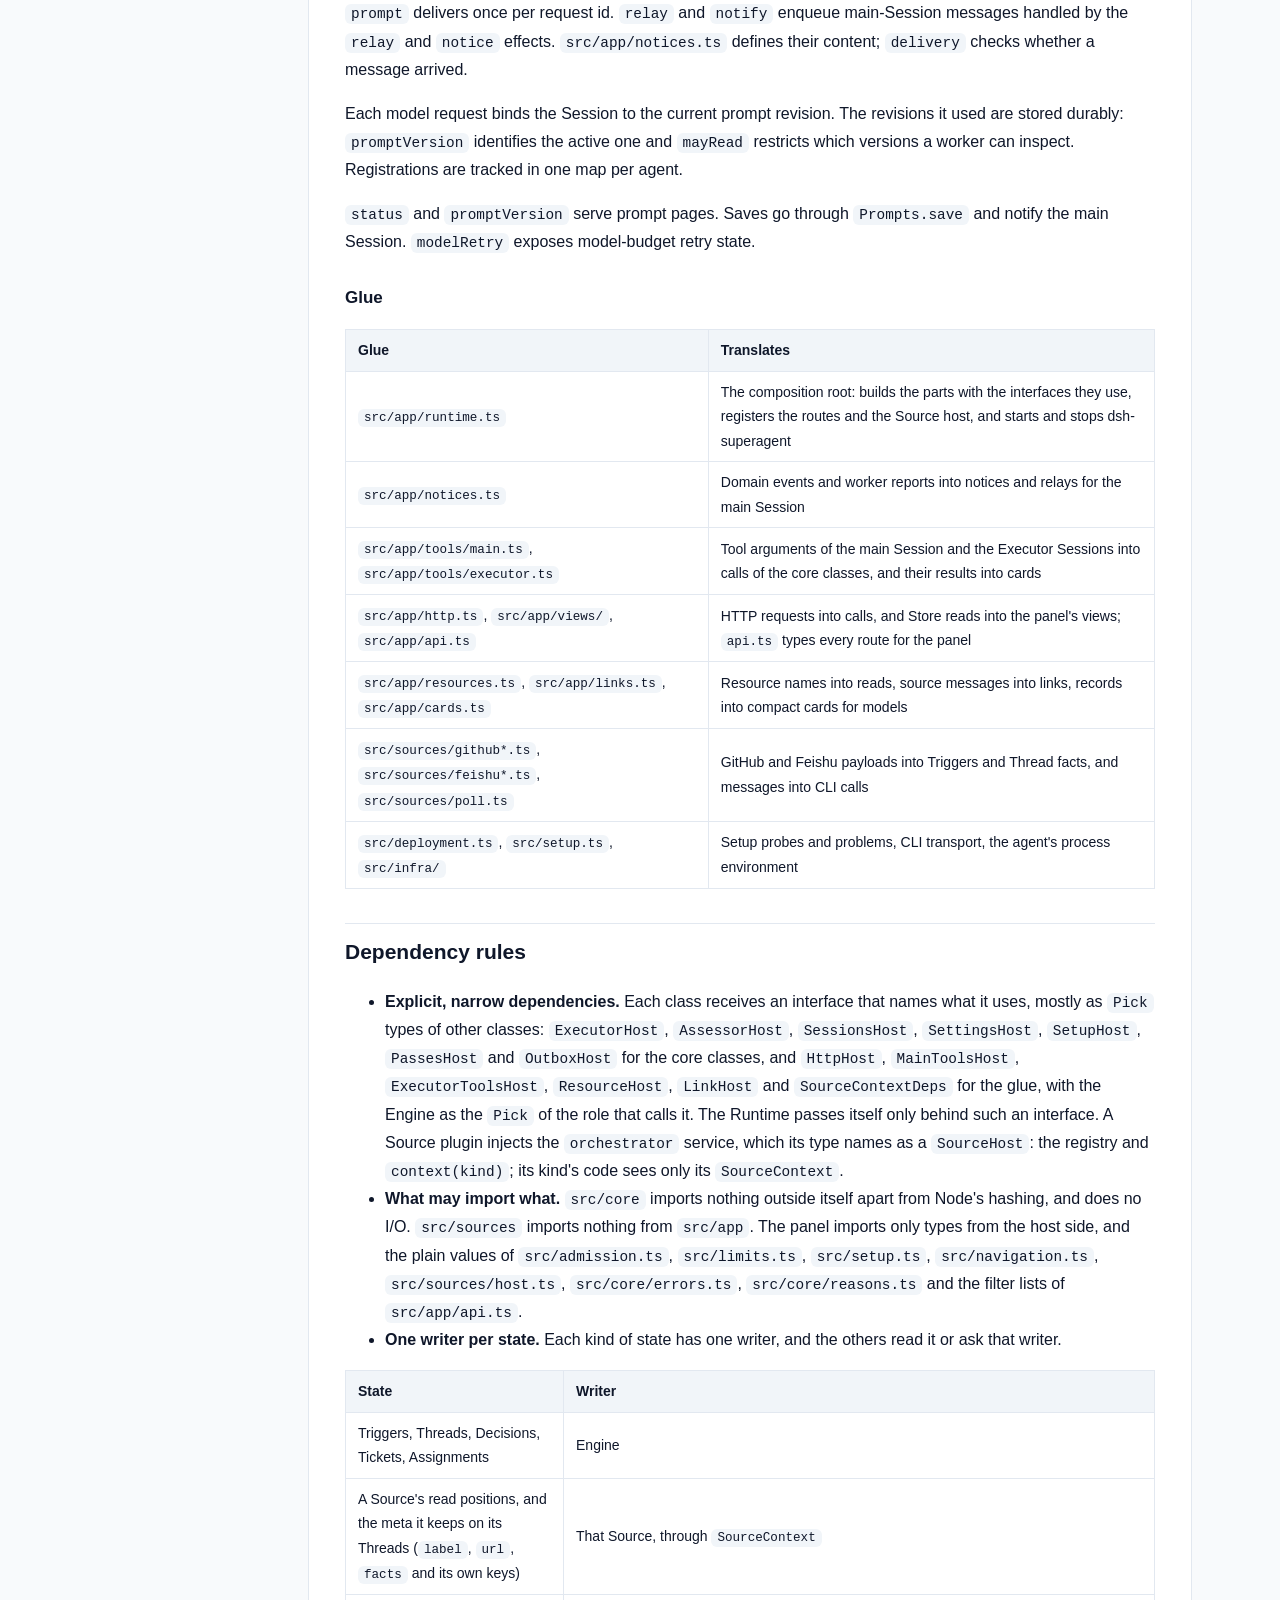
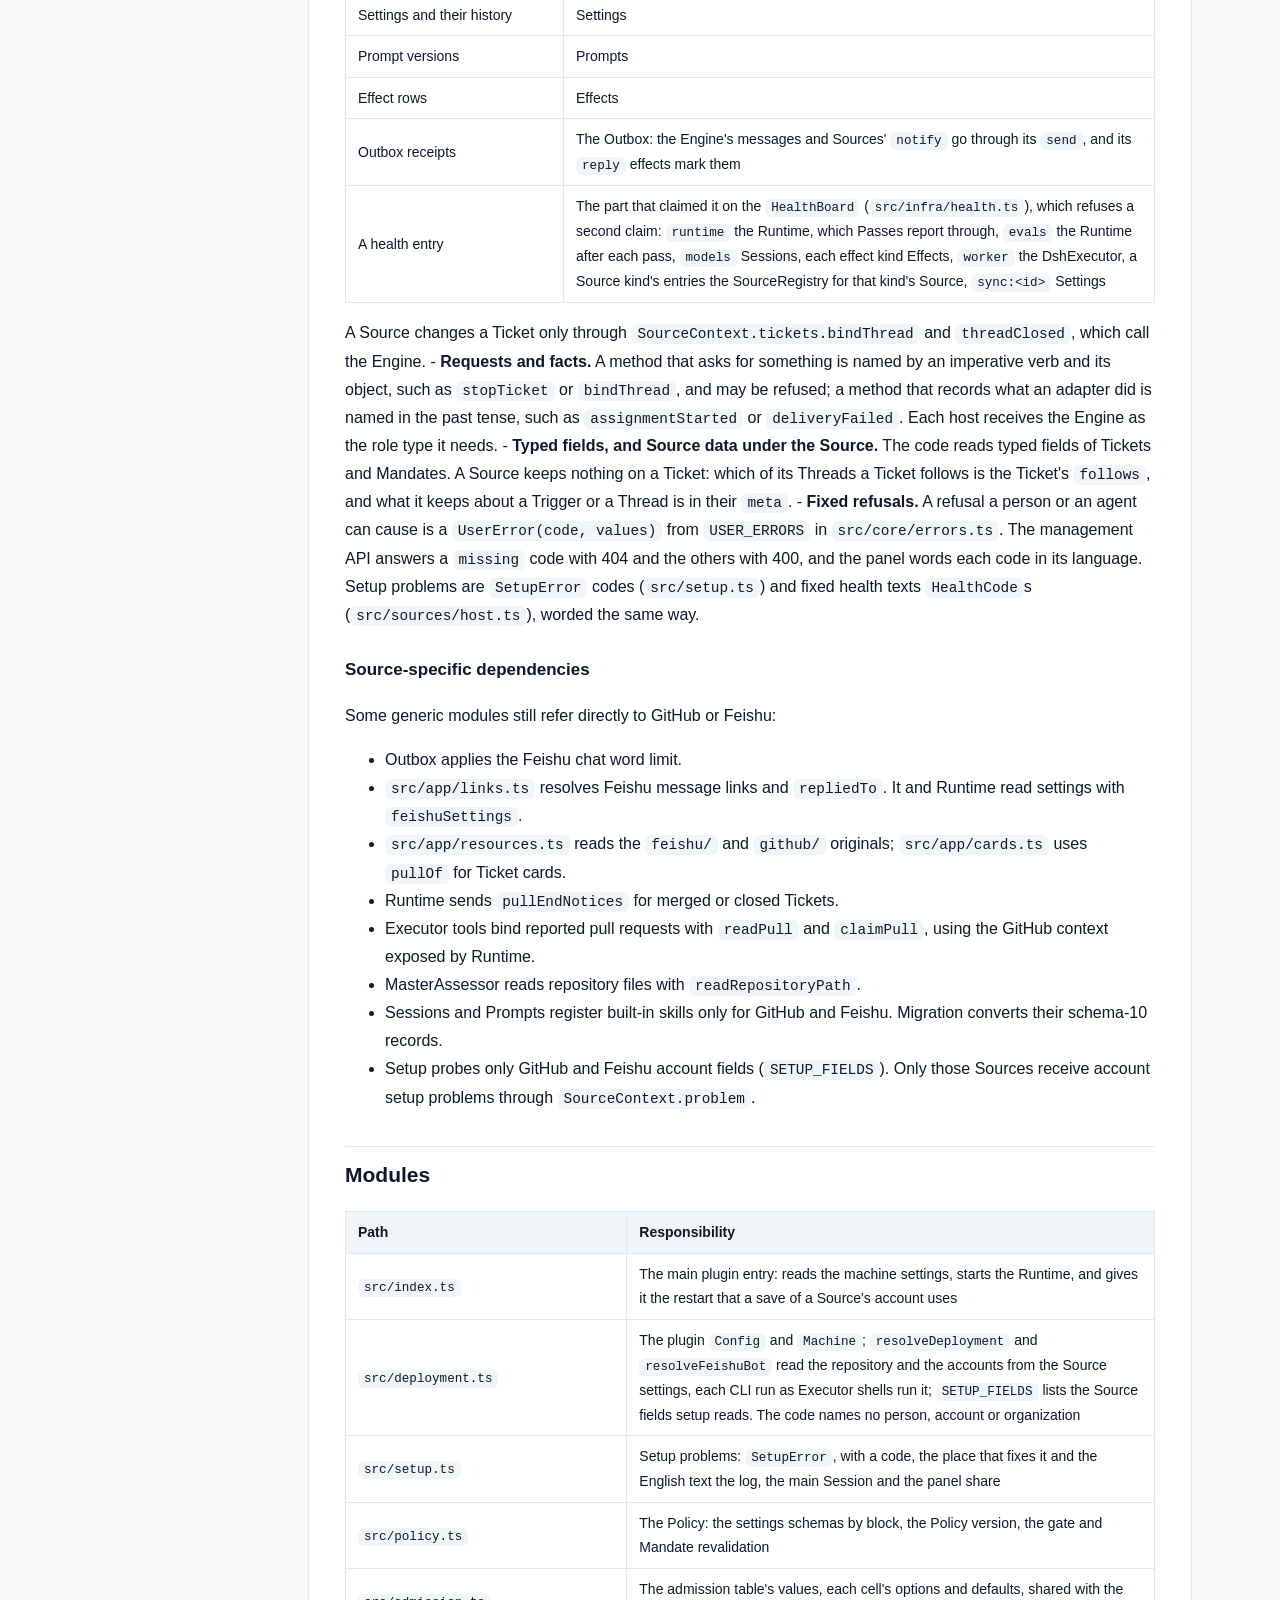
<file: studio-demo/site/docs/007-architecture.html>
<!DOCTYPE html>
<html lang="zh-CN">
<head>
<meta charset="utf-8">
<meta name="viewport" content="width=device-width, initial-scale=1">
<title>007 Architecture · dsh-superagent 演示</title>
<link rel="stylesheet" href="../assets/style.css">
</head>
<body>
<aside class="sidebar">
  <a class="brand" href="../index.html">dsh-superagent<span>MODELSCOPE STUDIO 演示</span></a>
  <nav><div class="group">概览</div><a class="nav" href="../index.html">首页</a><a class="nav" href="../setup.html">快速开始 SETUP</a><div class="group">设计文档</div><a class="nav" href="000-philosophy.html">000-philosophy</a><a class="nav" href="001-domain.html">001-domain</a><a class="nav" href="002-authorization.html">002-authorization</a><a class="nav" href="003-execution.html">003-execution</a><a class="nav" href="004-prompts.html">004-prompts</a><a class="nav" href="005-panel.html">005-panel</a><a class="nav" href="006-deployment.html">006-deployment</a><a class="nav active" href="007-architecture.html">007-architecture</a><a class="nav" href="008-cookbook.html">008-cookbook</a><a class="nav" href="009-multi-superagent.html">009-multi-superagent</a></nav>
  <footer>部署于 ModelScope 创空间 · Docker</footer>
</aside>
<main>
<article class="content">
<h1 id="007-architecture">007 Architecture</h1>
<p>This is the developer guide to the implementation. It maps the concepts in <a href="001-domain.html">001 Domain model</a> through <a href="006-deployment.html">006 Deployment</a> to classes, interfaces and files. Start with the runtime and Engine, then use the module and test tables as a code index.</p>
<h2 id="core-classes-and-glue">Core classes and glue</h2>
<p>Core classes own domain concepts and external boundaries behind small interfaces. Glue translates tool arguments, HTTP requests, Source payloads and DeepSeek Harness events into calls to those classes, then turns results into cards, views and messages.</p>
<pre><code class="language-mermaid">flowchart TB
  plugins[Source plugins] --&gt;|SourceContext| engine
  tools[Session tools] --&gt; engine
  http[Management routes] --&gt; engine
  engine[Engine] --&gt;|Repositories| store[Store]
  engine --&gt;|Policy| policy[Policy]
  engine --&gt;|SourceScope| registry[SourceRegistry]
  engine --&gt;|Assessor| assessor[MasterAssessor]
  engine --&gt;|Executor| executor[DshExecutor]
  assessor --&gt;|decide| engine
  engine --&gt;|Outbox| outbox[Outbox]
  executor --&gt;|assignmentStarted, inputsDelivered, report| engine
  settings[Settings] --&gt;|policyChanged| engine
  assessor &amp; executor &amp; sessions[Sessions] &amp; outbox --&gt;|enqueue| effects[Effects]
  effects --&gt; store
</code></pre>
<p><code>Runtime</code> (<code>src/app/runtime.ts</code>) constructs the application, supplies dependencies, and owns startup and shutdown. <code>Engine</code> constructs its own internal parts. The Executor and Assessor call back into the Engine, so Runtime gives them getters rather than requiring construction in a circular order.</p>
<h3 id="runtime">Runtime</h3>
<p><code>Runtime</code> is the composition root; it contains no domain rules. Its constructor locks the state directory, opens the Store and builds each component. If construction fails, it closes the Store and releases the lock.</p>
<p>Startup registers management routes and runs Setup. After setup resolves, it installs Session and Executor hooks, ensures the main Session exists, starts Policy syncs, resumes interrupted Assignments, and starts passes and effects. <code>ready</code> marks completion of startup.</p>
<p>Shutdown cancels turns, waits for passes, effects and agents, restores the process environment, closes the Store and releases the lock. Source plugins inject Runtime as the <code>orchestrator</code> service through the narrow <code>SourceHost</code> interface.</p>
<table>
<thead>
<tr>
<th>Part</th>
<th>Module</th>
<th>Does</th>
</tr>
</thead>
<tbody>
<tr>
<td>Setup</td>
<td><code>src/app/setup.ts</code></td>
<td>Resolves the repository and the accounts by probing their CLIs the way worker shells run them, writes and applies the workers' environment and command shims, and keeps the setup problems; Settings checks a changed account through it, and restarts through it, which runs setup again</td>
</tr>
<tr>
<td>Passes</td>
<td><code>src/app/passes.ts</code></td>
<td>One pass at a time, every two seconds and whenever a command asks: the due effects, then <code>Engine.evaluateDue</code>; a Source's Trigger reaches the Engine through it</td>
</tr>
<tr>
<td>Outbox</td>
<td><code>src/app/outbox.ts</code></td>
<td>The Engine's <code>Outbox</code> port, and the only writer of the receipts: <code>send</code> keeps a message's receipt and queues its <code>reply</code> effect in one transaction, and the effect's handler sends it through <code>SourceRegistry.send</code>; a message waits while its Source is off, and is dropped when the conversation is gone or not listened to</td>
</tr>
<tr>
<td>Notices</td>
<td><code>src/app/notices.ts</code></td>
<td>Converts domain events and worker activity into main-Session messages. <code>eventNotice</code> handles domain notices; <code>reportRelay</code> forwards questions immediately, keeps ordinary progress on its Ticket, and relays other reports; <code>followupRelay</code> names the Tickets that own a human follow-up. Relays arriving during a turn are delivered together at its next step through the DeepSeek Harness inbox</td>
</tr>
</tbody>
</table>
<h3 id="engine">Engine</h3>
<p><code>Engine</code> (<code>src/core/engine.ts</code>) is the only writer of Triggers, Threads, Decisions, Tickets and Assignments. It receives these ports from <code>src/core/ports.ts</code>: <code>Repositories</code>, a current-Policy getter, <code>SourceScope</code>, <code>Assessor</code>, <code>Executor</code> and <code>Outbox</code>. Optional dependencies are <code>prepareTicket</code>, <code>now</code> and <code>emit</code>.</p>
<p>All Engine methods are synchronous. Each command changes its aggregates in one transaction. <code>evaluateDue</code> uses a separate transaction for each Eval or Ticket it changes. Ports enqueue external work inside the transaction; adapters perform it after commit. Invalid requests throw <code>UserError</code>.</p>
<p>The Engine exposes one entry point and delegates to five internal parts. It owns each command's transaction. Commands spanning parts, such as <code>attach</code>, <code>evaluateDue</code> and <code>policyChanged</code>, call the parts in sequence.</p>
<p>Each part extends <code>EnginePart</code> (<code>src/core/part.ts</code>), which provides options and shared reads. Dependencies between the parts flow in one direction:</p>
<table>
<thead>
<tr>
<th>Part</th>
<th>Responsibility</th>
<th>Depends on</th>
</tr>
</thead>
<tbody>
<tr>
<td><code>Intake</code></td>
<td>A Source's Trigger: stored once with its disposition, recorded on its Threads and their correlations, fanned out to the subscribed Tickets and, unless it is a person's message that reached one, queued for Eval on its primary Thread</td>
<td>Tickets</td>
</tr>
<tr>
<td><code>Evals</code></td>
<td>The Evals of Threads: batching, the gate's strength, actor and basis with the Trigger that gave them (<code>primary</code>), the deadline from the candidate's delivery and its shift by a pause, the requeue of an expired Eval, candidates, replays and hand-backs, the requeue on a Policy change, and the Decision each ends with: accept, stop, ignore or unavailable</td>
<td>Tickets</td>
</tr>
<tr>
<td><code>Tickets</code></td>
<td>The Ticket lifecycle: creation from an accept with its Mandate, Subscriptions and first Assignment, the Threads it follows and their closes (<code>followsDone</code>), attached Threads and Threads followed for context, Inputs and notes, resume and the messages a resume refuses, retry, restart, stop and end, the Subscriptions it drops, and the notice of a Policy change to the Tickets it bears on</td>
<td>Replies</td>
</tr>
<tr>
<td><code>Assignments</code></td>
<td>What the Executor and its workers report: an Assignment started, Inputs reached it or failed to, a restart interrupted it, and a worker's Report with its question for a person</td>
<td>Tickets, Replies</td>
</tr>
<tr>
<td><code>Replies</code></td>
<td>Channel writes through the <code>Outbox</code>: the acknowledgement, the answer, the result and the attention message, each by the rule that allows it</td>
<td>Nothing</td>
</tr>
</tbody>
</table>
<p>Commands use imperative names such as <code>stopTicket</code>; facts reported by adapters use past-tense names such as <code>assignmentStarted</code>. The query <code>candidate</code> uses a noun.</p>
<p>Callers receive only their role's <code>Pick</code> of the Engine: <code>EngineForSources</code>, <code>EngineForMainSession</code>, <code>EngineForPeople</code>, <code>EngineForSettings</code> or <code>EngineForExecutor</code>.</p>
<table>
<thead>
<tr>
<th>Role</th>
<th>Method</th>
<th>Effect</th>
</tr>
</thead>
<tbody>
<tr>
<td>Sources</td>
<td><code>receive(trigger)</code></td>
<td>Stores a Trigger once and answers <code>stored</code>, <code>duplicate</code>, or <code>filtered</code> when no Source receives it; fans it out to the Tickets subscribed to its Threads, where a person's message resumes an ended Ticket at once unless processing is paused, and queues it for Eval on its primary Thread, unless it is a person's message that reached a Ticket, which stays that Ticket's</td>
</tr>
<tr>
<td>Sources</td>
<td><code>bindThread(ticketId, thread, own)</code></td>
<td>Makes an open Ticket follow one of the Source's Threads, such as a pull request's, <code>own</code> when the Ticket opened it; a closed Thread bound again is open again. The Threads' closes, not a <code>ready</code> Report, end the Ticket</td>
</tr>
<tr>
<td>Sources</td>
<td><code>threadClosed(thread, outcome, at)</code></td>
<td>A Thread closed: each open Ticket that follows it records the close, and ends once it is done with the Threads it follows (<code>followsDone</code>): no Thread it opened is open, or, when it opened none, every Thread it follows closed. It ends <code>merged</code> or <code>closed</code> as the latest of those closes did, unless work resumed after the close has not reported <code>ready</code>, or its Executor took up, by acknowledging or answering it, a person's follow-up it decides after its latest Report other than <code>progress</code>, or the end of its last turn; a <code>dropped</code> Report then ends it as the close did</td>
</tr>
<tr>
<td>Main Session</td>
<td><code>candidate(triggerId)</code></td>
<td>The Eval that holds a Trigger, as its assessor sees it</td>
</tr>
<tr>
<td>Main Session</td>
<td><code>candidateDelivered(evalId)</code></td>
<td>The Eval's candidate reached the main Session: its deadline counts from now</td>
</tr>
<tr>
<td>Main Session</td>
<td><code>decide(triggerId, outcome)</code></td>
<td>Records an Eval Decision, or a direct Decision for an explicit request. Accept creates the Ticket, Mandate, Assignment, Subscriptions and acknowledgement atomically. An inferred candidate ignored from its card records <code>ignoredFromCard</code> before the supplied reason. While <code>followupOwners</code> still owns a human follow-up, only stop is allowed</td>
</tr>
<tr>
<td>Main Session</td>
<td><code>attach(ticketId, triggerId, note?)</code></td>
<td>Routes a Trigger to a Ticket it points at, whose Executor then decides it as a follow-up, and ends the Eval that holds it, whose other Triggers wait for a fresh Eval; an ended Ticket resumes under its Mandate at once unless processing is paused. A follow-up an Executor still decides is refused, as is one routed back to the Ticket that handed it back</td>
</tr>
<tr>
<td>Main Session</td>
<td><code>requestStatus(ticketId)</code></td>
<td>Asks a waiting Executor Session for its status, and answers whether it asked</td>
</tr>
<tr>
<td>Main Session</td>
<td><code>note(ticketId, text)</code></td>
<td>Gives a Ticket's Executor a fact from other work as a text Input, which grants nothing</td>
</tr>
<tr>
<td>Main Session, Executor</td>
<td><code>reply(request)</code></td>
<td>Queues a message for the Channel its purpose names: <code>acknowledgement</code>, <code>answer</code>, <code>result</code> or <code>attention</code></td>
</tr>
<tr>
<td>People</td>
<td><code>stopTicket(ticketId, reason?)</code></td>
<td>A person's stop, which withdraws the Mandate</td>
</tr>
<tr>
<td>People</td>
<td><code>retryTicket(ticketId)</code></td>
<td>Ends the stalled Assignment of a Ticket that waits for a person after a <code>failed</code> or <code>blocked</code> Report, or whose Input delivery failed (<code>canRetry</code>), and starts a new one</td>
</tr>
<tr>
<td>People</td>
<td><code>reevaluate(triggerId)</code></td>
<td>Queues a stored Trigger for a fresh Eval</td>
</tr>
<tr>
<td>People</td>
<td><code>unsubscribe(thread)</code></td>
<td>Drops every Subscription on a Thread, and the Tickets that followed it follow it no more; each keeps deciding the follow-ups it received there</td>
</tr>
<tr>
<td>People</td>
<td><code>dismiss(decisionId)</code></td>
<td>Dismisses the problem an <code>unavailable</code> Decision shows, which the Decision records</td>
</tr>
<tr>
<td>Executor</td>
<td><code>assignmentStarted(ticketId, assignmentId)</code></td>
<td>An Assignment runs; its waiting Inputs go out</td>
</tr>
<tr>
<td>Executor</td>
<td><code>inputsDelivered(ticketId, assignmentId, inputIds)</code></td>
<td>Inputs reached the Assignment's Executor Session, where each waits for a step to take it</td>
</tr>
<tr>
<td>Executor</td>
<td><code>inputsRead(ticketId, inputIds)</code></td>
<td>The Executor Session took the messages that carry these Inputs into its history (a <code>user/message</code> Session event), from which its model has them; a step that claimed them and was cancelled or failed before does not count. Each counts as read once a Report or the end of a turn follows, also after a restart, and its Ticket's end does not let go of it; an Input delivered before reads were recorded counts as read once a Report or the end of a turn followed its delivery</td>
</tr>
<tr>
<td>Executor</td>
<td><code>turnEnded(ticketId, assignmentId)</code></td>
<td>A turn of the Executor Session ended, also after a Report, once nothing runs for it in the background or as it hands off to a person. What a step took before, it read (<code>inputsRead</code>)</td>
</tr>
<tr>
<td>Executor</td>
<td><code>deliveryFailed(ticketId, assignmentId, error)</code></td>
<td>Delivering Inputs failed; the Ticket shows it until a delivery succeeds, a new Assignment starts or the Ticket ends</td>
</tr>
<tr>
<td>Executor</td>
<td><code>report(ticketId, report)</code></td>
<td>Records a Report and its question for a person; <code>dropped</code> ends the Ticket, and <code>ready</code> completes one that follows no Thread, and ends one done with the Threads it follows as they ended</td>
</tr>
<tr>
<td>Executor</td>
<td><code>markUnrelated(ticketId, thread, reason)</code></td>
<td>Drops only that Ticket's Subscription to an attached Thread it found unrelated, and hands back, with the reason, the follow-ups there that the Ticket decides</td>
</tr>
<tr>
<td>Executor</td>
<td><code>followForContext(ticketId, thread)</code></td>
<td>Subscribes an open Ticket to a related Thread for context: its messages reach the Ticket but lend it no follow-up strength and do not resume it</td>
</tr>
<tr>
<td>Executor</td>
<td><code>handback(ticketId, triggerId, reason)</code></td>
<td>Records that the Ticket hands back a Trigger that reached it, with the reason its candidate carries, and queues it for a fresh Eval once no other Ticket decides it, if this Ticket did; it answers whether it queued it. A Ticket hands back each Trigger once and keeps its Subscription</td>
</tr>
<tr>
<td>Executor</td>
<td><code>assignmentInterrupted(ticketId, assignmentId)</code></td>
<td>An Assignment was running when the host stopped: one interrupted mid-work, or one that received an Input after its latest Report, starts again with a recovery note and the Inputs delivered to it that its Executor Session did not take, as a retry does; one that had reported since keeps its Session. The DshExecutor reports each at start (<code>resume</code>), oldest Ticket first, and queues again a launch that waits</td>
</tr>
<tr>
<td>Passes</td>
<td><code>evaluateDue()</code></td>
<td>Unless processing is paused: starts the Evals of the Threads whose queued Triggers wait, one per Thread with the Triggers queued meanwhile as one batch; queues the Triggers of an Eval past its deadline again, twice in a row, and records it <code>unavailable</code> the third time; and resumes the ended Tickets a person's message reached during a pause, if their Mandates still hold. An Eval whose candidate has not reached the main Session does not expire. While processing is paused, no Eval expires, and once it resumes each deadline moves later by the pause's length</td>
</tr>
<tr>
<td>Settings</td>
<td><code>policyChanged(from, to, effects)</code></td>
<td>Tells each live Ticket the change bears on how (<code>policyEffects</code> in <code>src/policy.ts</code>: a rule it was accepted under changed or no longer applies, its requester may no longer start work, or proactive work is no longer accepted), and restarts the Evals in progress under the new version</td>
</tr>
</tbody>
</table>
<p>The Engine keeps batching, authorization, fan-out, resume and attention lifecycle rules private. Several shared predicates make these rules consistent:</p>
<ul>
<li><code>waitsForPerson</code> (<code>src/core/model.ts</code>): the latest Assignment reported <code>blocked</code> or <code>failed</code>, and no human message has arrived since. Automatic Inputs and failed launches remain held while this is true.</li>
<li><code>followupOwners</code>: the Tickets still responsible for a human follow-up received on their own Threads. A Ticket can be live or ended without a human stop and waiting to resume. Handing back the message ends that ownership.</li>
<li><code>settled</code>: a Decision resolved the request; stop, unavailable, routed and refused-stop Decisions do not count.</li>
<li><code>ticketStage</code> (<code>src/core/stage.ts</code>): implements the stage table in <a href="003-execution.html">003 Execution</a>.</li>
</ul>
<p>When a Ticket ends, unread follow-ups return to Eval unless another Ticket still owns them or another disposition settled them. Acknowledged, answered and handed-back messages are excluded. For older records without acknowledgement dispositions, the outbox receipt supplies that fact. A final Report also covers messages waiting when the Assignment began, including the message that resumed it. The message that stopped a Ticket is not automatically re-evaluated.</p>
<p>After a change, the Engine emits an event from <code>DomainEvents</code> in <code>src/core/ports.ts</code>:</p>
<p><code>trigger.received</code>, <code>eval.started</code>, <code>decision.recorded</code>, <code>ticket.created</code>, <code>ticket.resumed</code>, <code>ticket.ended</code>, <code>assignment.started</code>, <code>assignment.ended</code>, <code>thread.subscribed</code>, <code>thread.unsubscribed</code>, <code>trigger.requeued</code>, or <code>policy.changed</code>.</p>
<p>Runtime turns <code>ticket.ended</code>, <code>trigger.requeued</code> and <code>thread.unsubscribed</code> into notices. A human <code>trigger.received</code> delivered to Tickets becomes a follow-up relay. <code>pullEndNotices</code> sends one chat notice, using a stable id, when a Ticket ends merged or closed. Other events currently have no consumer.</p>
<h3 id="model">Model</h3>
<p><code>src/core/model.ts</code> holds the domain types, and <code>src/core/stage.ts</code> the Ticket stages. A Decision records why as <code>reason</code>, a list of <code>Reason</code>s (<code>src/core/reasons.ts</code>): each a <code>code</code> with its <code>values</code> and, for one Trigger of a batch, its <code>triggerId</code>.</p>
<p>The core's codes, such as <code>timeout</code>, <code>policyChanged</code>, <code>routed</code> and <code>startedTicket</code>, are <code>REASONS</code>, with the English that agents read through <code>reasonText</code>; a gate or a Source scope gives its own, such as <code>not_a_member</code>; and <code>said</code> carries words an assessor or a person wrote. The panel words each code by <code>reason.&lt;code&gt;</code>, and a Trigger a Source filtered records the Source's code the same way.</p>
<p>A Ticket keeps each fact once. It is open while it has no <code>ended</code>, which records when, by whom, why and with what outcome it ended; what it last said is its latest Assignment Report (<code>latestReport</code>); and its Executor Session is named after it (<code>workerSessionId</code> in <code>src/executor/dsh.ts</code>).</p>
<p>Its fields are typed: <code>origin</code>, the admissible Trigger that gave its Eval's batch its strength and the batch itself (<code>triggerId</code>, <code>triggerIds</code>); <code>execution</code>, what the Executor chose (<code>name</code>, <code>directory</code> and <code>assignment</code>); <code>delivery</code>, the last failed Input delivery (<code>error</code>, <code>at</code>), until a delivery succeeds, a new Assignment starts or the Ticket ends; and <code>follows</code>, the Threads a Source made it follow, each <code>{thread, own, closed?}</code>: <code>own</code> when the Ticket opened it, and <code>closed</code> with <code>at</code> and <code>outcome</code> once it closed. Tickets alone writes <code>follows</code>; the GitHub Source reads its pull requests with <code>pullsOf</code> and <code>pullOf</code> (<code>src/sources/github-pull.ts</code>).</p>
<p>An Input that carries a Trigger records whether a person wrote it, which <code>waitsForPerson</code> reads. A Thread also lists in <code>context</code> the subscribed Tickets that follow it only for context, and counts in <code>expired</code> the Evals of its queued Triggers that expired in a row; an Evaluation records its <code>primary</code> Trigger and when its candidate was <code>delivered</code>.</p>
<p>A Trigger's disposition records the Tickets it reached, by fan-out or attachment, a person's requeue, each Ticket that handed it back, with the reason, and each Ticket whose Executor acknowledged or answered it.</p>
<p>A Mandate's <code>basis</code> (<code>MandateBasis</code>) records how the gate admitted its Trigger. Revalidation reads the receiving <code>source</code>, <code>scope</code> and <code>row</code>, the listed <code>sender</code>, matched <code>rules</code>, and <code>via</code>:</p>
<table>
<thead>
<tr>
<th><code>via</code></th>
<th>Admission basis</th>
</tr>
</thead>
<tbody>
<tr>
<td><code>addressed</code></td>
<td>An allowed sender addressed the agent</td>
</tr>
<tr>
<td><code>followup</code></td>
<td>A message arrived on a Thread with Tickets</td>
</tr>
<tr>
<td><code>admission</code></td>
<td>An admission-table cell; <code>observation</code> marks an inferred candidate</td>
</tr>
<tr>
<td><code>bot</code></td>
<td>A listed bot produced an inferred candidate</td>
</tr>
</tbody>
</table>
<p>Trigger and Thread <code>meta</code> belong to the Source. The core does not interpret them.</p>
<h3 id="policy">Policy</h3>
<p><code>src/policy.ts</code> defines settings schemas, authorization and assessment rules. <code>settingsPolicy(settings, scope)</code> returns a fresh, stateless <code>Policy</code> on each use:</p>
<ul>
<li><code>version</code>, <code>paused</code> and <code>evalTimeoutMs</code> describe its current state.</li>
<li><code>gate(trigger, thread, tickets)</code> returns admission strength and basis.</li>
<li><code>revalidate(mandate)</code> checks whether an existing Mandate still holds.</li>
<li><code>admitsInferred(rules)</code> permits proactive acceptance only in auto mode with enabled matching rules.</li>
</ul>
<p><code>assessmentOutcome(assessment, settings, strength)</code> converts the model's assessment to an Engine outcome. It requires a judgement for every enabled rule, settled direction, a matching rule and evidence of intent. Outside auto mode, an inferred accept becomes a “would accept” record.</p>
<p><code>policyEffects(tickets, old, now, scope)</code> identifies which open Tickets a change affects and how. <code>Engine.policyChanged</code> notifies only those Tickets. <code>policyVersion</code> hashes rules, accept mode and the Sources' Policy parts, including bot lists.</p>
<h3 id="store">Store</h3>
<p><code>Store</code> (<code>src/app/store.ts</code>) owns one SQLite database. Runtime acquires the directory lock before opening it, preventing a second process from migrating or writing the same state.</p>
<p>Its interfaces are grouped by purpose:</p>
<ul>
<li><strong>Domain repositories:</strong> <code>atomic</code>, plus <code>triggers</code>, <code>threads</code>, <code>tickets</code> and <code>decisions</code>, each with <code>get</code>, <code>save</code> and list queries. Indexed working sets are <code>threads.active()</code>, <code>tickets.open()</code>, <code>tickets.active()</code> and <code>read.subscribedThreads</code>.</li>
<li><strong>Read queries:</strong> <code>read</code> serves views, tools and Source polls through methods such as <code>threadTriggers</code>, <code>triggerStats</code>, <code>search</code> and <code>droppedReplies</code>. These methods never write.</li>
<li><strong>Source metadata:</strong> <code>threads.describe</code> and <code>threads.patchMeta</code> update Source-owned Thread metadata.</li>
<li><strong>Settings:</strong> <code>settings</code>, <code>saveSettings</code>, <code>blockRevision</code> and <code>settingsHistory</code>. Settings and prompts use numbered <code>Versions</code> (<code>src/app/versions.ts</code>).</li>
<li><strong>Outbox receipts:</strong> <code>replyStatus</code> and <code>receipts</code>, written only by Outbox. Receipt operations are <code>get</code>, <code>waiting</code>, <code>behind</code>, <code>add</code>, <code>settle</code> and <code>withdraw</code>. <code>behind</code> checks whether an earlier message for the same Ticket and conversation is waiting with fewer than three failures. A withdrawn message settles with <code>channelGone</code> or <code>channelIgnored</code>. Read queries expose failed and dropped replies through <code>failingReplies</code>, <code>droppedReplies</code> and <code>droppedSince</code>.</li>
<li><strong>Typed key-value records:</strong> <code>get</code>, <code>set</code>, <code>delete</code> and <code>keys</code>, using entries from <code>KV</code>.</li>
</ul>
<p><code>afterCommit</code> runs an action only after the transaction commits, never after rollback. Runtime reads records in their stored shape; the schema 11 record migration converts older supported records at startup, and schema 12 adds the team tables.</p>
<h3 id="effects">Effects</h3>
<p><code>Effects</code> (<code>src/app/effects.ts</code>) is the durable side-effect queue. A command calls <code>enqueue(kind, key, payload)</code> inside its transaction; execution begins only after commit.</p>
<p>Each kind/key pair has one row. Enqueuing the same waiting key replaces its payload and makes it due immediately without changing queue order. <code>handle(kind, run, options)</code> registers one handler per kind. It processes due rows oldest first, up to the concurrency limit.</p>
<p>Failures retry with exponential backoff. Throwing <code>Later</code> defers work without counting a failure, for example when no worker slot is available. <code>start</code> begins processing after setup, <code>drain</code> stops it during shutdown while preserving pending rows, and <code>pending</code>/<code>idle</code> expose queue state.</p>
<table>
<thead>
<tr>
<th>Kind</th>
<th>Handler</th>
<th>Does</th>
<th>At once</th>
<th>Retry</th>
</tr>
</thead>
<tbody>
<tr>
<td><code>assessment</code></td>
<td>MasterAssessor</td>
<td>Steers an Eval's candidate card into the main Session's turn, then tells the Engine it was delivered, which starts the Eval's deadline</td>
<td>4, none while paused</td>
<td>2 s doubling to 60 s</td>
</tr>
<tr>
<td><code>launch</code></td>
<td>DshExecutor</td>
<td>Launches a pending Assignment: prepare command, Executor Session, assignment message</td>
<td>The free worker slots, none while paused</td>
<td>A passing failure of the model provider or the network runs again after 5 s doubling to 300 s, three times; any other failure, and a failed prepare command, fails its Ticket. One held by a pause or by full worker slots tries again after 5 s</td>
</tr>
<tr>
<td><code>delivery</code></td>
<td>DshExecutor</td>
<td>Hands a Ticket's waiting Inputs to its running Assignment, in order</td>
<td>4, none while paused</td>
<td>2 s doubling to 60 s; one that waits for a worker slot tries again after 2 s</td>
</tr>
<tr>
<td><code>relay</code></td>
<td>Sessions</td>
<td>Steers a worker's report or question, or a person's follow-up, into the main Session's turn</td>
<td>1, in queue order</td>
<td>2 s doubling to 60 s</td>
</tr>
<tr>
<td><code>notice</code></td>
<td>Sessions</td>
<td>Injects a notice into the main Session without waking it</td>
<td>1, in queue order</td>
<td>2 s doubling to 60 s</td>
</tr>
<tr>
<td><code>reply</code></td>
<td>Outbox</td>
<td>Sends a message for a Channel through its Source, after the earlier messages of its Ticket to its conversation that have not failed three times; withdrawing the message cancels it</td>
<td>1, none while paused</td>
<td>5 s doubling to 300 s; one whose Source is off, or behind an earlier message, tries again after 5 s</td>
</tr>
</tbody>
</table>
<p>Each kind has a health entry under its name. It reports an error once one of its effects failed three times in a row, except <code>delivery</code>, whose failures show on their Ticket instead. Relays keep their order, and so do notices; a failed one holds back the later ones of its kind.</p>
<h3 id="sources">Sources</h3>
<p>Sources extend the host through <code>SourceKind</code>, defined in <code>src/sources/kind.ts</code>. A kind declares its identity, title, description, configuration <code>schema</code> and <code>fields</code>, derived <code>facts</code>, and <code>health</code> entries. Optional behavior includes <code>scope</code>, a <code>channel</code> (<code>allowed</code>, <code>send</code>, <code>link</code>), <code>threadContext</code>, <code>find</code>, <code>policy</code>, <code>environment</code> and <code>refreshLabels</code>.</p>
<p><code>SourceRegistry</code> (<code>registry.ts</code>) owns registered kinds and stored instances, and implements the Engine's <code>SourceScope</code>. Registration claims health entries on <code>HealthBoard</code>; duplicate claims and reserved <code>sync:</code> names are refused. A SourceContext writes only through its registration's claimed entries, so reports after unregistration do nothing.</p>
<p>Registry configuration methods include <code>kind</code>, <code>instances</code>, <code>instance</code>, <code>validate</code>, <code>validatePolicy</code>, <code>policyPart</code>, <code>channelAllowed</code>, <code>declarations</code>, <code>environments</code>, <code>find</code> and <code>scope</code>. <code>find</code> asks each kind that supports search.</p>
<p>Generic code accesses Source behavior through the registry. <code>send(message, commands)</code> calls the kind's Channel and returns <code>sent</code>, <code>gone</code> or <code>waiting</code> if the kind is not installed. <code>link</code> resolves its Channel link. <code>threadContext</code> pairs a kind's reader with its configuration, or returns nothing when the kind has no reader. Invalid stored configuration disables the instance.</p>
<p>Plugins receive <code>SourceHost</code>: the registry and <code>context(kind)</code>. The kind itself uses a narrower <code>SourceContext</code>, built by <code>sourceContextOf</code> in <code>src/app/source-context.ts</code>.</p>
<p>That context supplies deployment and commands, setup readiness (<code>ready</code>, <code>configured</code>, <code>problem</code>), configuration, <code>receive</code>, <code>atomic</code>, and typed <code>state</code>. It also exposes Thread reads and metadata writes, Ticket reads and binding/closure commands, Trigger reads, <code>notify</code> through Outbox, and <code>report</code> for declared health entries.</p>
<h3 id="dshexecutor">DshExecutor</h3>
<p><code>DshExecutor</code> (<code>src/executor/dsh.ts</code>) provides one Session and directory per Ticket. <code>start</code> and <code>deliver</code> enqueue <code>launch</code> and <code>delivery</code> effects. <code>stop</code> cancels the turn through <code>Store.afterCommit</code>, so a rolled-back end does not stop the worker.</p>
<p><code>prepare(ticket, outcome)</code> supplies the Engine's <code>prepareTicket</code> hook: short name, directory and <code>ticketExecution</code> assignment text. <code>workerSessionId(ticket.id)</code> derives the Session id.</p>
<p><code>WorkerSlots</code> reserves capacity before a launch or a delivery that wakes an idle worker. A human message can use one slot beyond <code>maxWorkers</code>, and wakes have priority over launches. <code>activeCount</code> supplies panel load.</p>
<p>Transient provider and network failures get three retries. Launches use effect backoff; failed turns receive continuation messages after 15, 30 and 60 seconds. <code>inputMessage</code> renders each Input from current Ticket state, and <code>mandateInstructions</code> adds the matched-rule limits for inferred work.</p>
<p><code>install</code> subscribes to Session events; <code>dispose</code> unsubscribes. A turn end normally reports waiting, except after readiness or while human action is required. Errors report failed. At startup, <code>resume</code> reports interrupted Assignments through <code>assignmentInterrupted</code> and requeues pending launches that do not wait for a person, oldest Ticket first.</p>
<h3 id="masterassessor">MasterAssessor</h3>
<p><code>MasterAssessor</code> (<code>src/app/assessment.ts</code>) lets the main Session assess proactive candidates. <code>request</code> queues an assessment effect; <code>release</code> drops cached state when its Eval ends.</p>
<p>Its <code>context</code>, <code>read</code> and <code>decide</code> methods serve <code>orchestrator_eval</code>, <code>orchestrator_eval_read</code> and <code>orchestrator_eval_decide</code>. They provide bounded Thread context through <code>SourceRegistry.threadContext</code>, repository context, and decision submission. A kind without a context reader supplies only the Trigger and batch.</p>
<p><code>assessmentOutcome</code> converts the model's answer for <code>Engine.decide</code>. Evals checks inferred acceptance against the current Policy again.</p>
<h3 id="settings">Settings</h3>
<p><code>Settings</code> (<code>src/app/settings.ts</code>) reads and writes revisioned settings blocks. <code>current</code> and <code>view</code> read them; <code>save(block, value, revision, origin)</code> validates a save; <code>pause(paused, origin)</code> changes the separate <code>paused</code> setting.</p>
<p>Every save declares its origin: <code>panel</code>, <code>tool</code> or <code>sync</code>. Only <code>panel</code> can change the execution environment or fields listed in <code>SETUP_FIELDS</code> (<code>src/deployment.ts</code>).</p>
<p>A Policy-version change calculates <code>policyEffects</code>, records which Tickets were notified, and calls <code>Engine.policyChanged</code>. <code>syncable</code> and <code>sync(id)</code> refresh a Source's Policy part. <code>refreshLabels(id)</code> refreshes display names.</p>
<h3 id="prompts">Prompts</h3>
<p><code>Prompts</code> (<code>src/app/prompts.ts</code>) stores configurations as <code>Versions</code>. <code>current</code>, <code>version</code> and <code>history</code> read them; <code>validate</code>, <code>preview</code> and <code>save(value, baseRevision, source)</code> check and save them. <code>compose</code> and <code>skills</code> build Session text.</p>
<p><code>builtInParts</code> lists override keys, roles, default text and required template placeholders. Each override stores team <code>text</code> and a <code>base</code>: the <code>builtInBase</code> key of its original default. Saves preserve that default under <code>KV.prompts.builtIn</code>. <code>defaultChanged</code> then reports changed defaults, their old text when available, and removed parts.</p>
<p>Validation inherits an omitted base from the saved override, drops removed parts already present in saved data, and rejects blank text or other unknown keys. This allows the save tool to round-trip a configuration it read. <code>environmentSection</code> and <code>policySection</code> substitute template values once, using own keys only. Configurations without overrides use defaults.</p>
<h3 id="sessions">Sessions</h3>
<p><code>Sessions</code> (<code>src/app/sessions.ts</code>) manages DeepSeek Harness Sessions for both roles. <code>ensure</code> creates a Session with its role's model. <code>install</code> follows agent events and registers prompts, skills and tools for managed Sessions.</p>
<p><code>prompt</code> delivers once per request id. <code>relay</code> and <code>notify</code> enqueue main-Session messages handled by the <code>relay</code> and <code>notice</code> effects. <code>src/app/notices.ts</code> defines their content; <code>delivery</code> checks whether a message arrived.</p>
<p>Each model request binds the Session to the current prompt revision. The revisions it used are stored durably: <code>promptVersion</code> identifies the active one and <code>mayRead</code> restricts which versions a worker can inspect. Registrations are tracked in one map per agent.</p>
<p><code>status</code> and <code>promptVersion</code> serve prompt pages. Saves go through <code>Prompts.save</code> and notify the main Session. <code>modelRetry</code> exposes model-budget retry state.</p>
<h3 id="glue">Glue</h3>
<table>
<thead>
<tr>
<th>Glue</th>
<th>Translates</th>
</tr>
</thead>
<tbody>
<tr>
<td><code>src/app/runtime.ts</code></td>
<td>The composition root: builds the parts with the interfaces they use, registers the routes and the Source host, and starts and stops dsh-superagent</td>
</tr>
<tr>
<td><code>src/app/notices.ts</code></td>
<td>Domain events and worker reports into notices and relays for the main Session</td>
</tr>
<tr>
<td><code>src/app/tools/main.ts</code>, <code>src/app/tools/executor.ts</code></td>
<td>Tool arguments of the main Session and the Executor Sessions into calls of the core classes, and their results into cards</td>
</tr>
<tr>
<td><code>src/app/http.ts</code>, <code>src/app/views/</code>, <code>src/app/api.ts</code></td>
<td>HTTP requests into calls, and Store reads into the panel's views; <code>api.ts</code> types every route for the panel</td>
</tr>
<tr>
<td><code>src/app/resources.ts</code>, <code>src/app/links.ts</code>, <code>src/app/cards.ts</code></td>
<td>Resource names into reads, source messages into links, records into compact cards for models</td>
</tr>
<tr>
<td><code>src/sources/github*.ts</code>, <code>src/sources/feishu*.ts</code>, <code>src/sources/poll.ts</code></td>
<td>GitHub and Feishu payloads into Triggers and Thread facts, and messages into CLI calls</td>
</tr>
<tr>
<td><code>src/deployment.ts</code>, <code>src/setup.ts</code>, <code>src/infra/</code></td>
<td>Setup probes and problems, CLI transport, the agent's process environment</td>
</tr>
</tbody>
</table>
<h2 id="dependency-rules">Dependency rules</h2>
<ul>
<li><strong>Explicit, narrow dependencies.</strong> Each class receives an interface that names what it uses, mostly as <code>Pick</code> types of other classes: <code>ExecutorHost</code>, <code>AssessorHost</code>, <code>SessionsHost</code>, <code>SettingsHost</code>, <code>SetupHost</code>, <code>PassesHost</code> and <code>OutboxHost</code> for the core classes, and <code>HttpHost</code>, <code>MainToolsHost</code>, <code>ExecutorToolsHost</code>, <code>ResourceHost</code>, <code>LinkHost</code> and <code>SourceContextDeps</code> for the glue, with the Engine as the <code>Pick</code> of the role that calls it. The Runtime passes itself only behind such an interface. A Source plugin injects the <code>orchestrator</code> service, which its type names as a <code>SourceHost</code>: the registry and <code>context(kind)</code>; its kind's code sees only its <code>SourceContext</code>.</li>
<li><strong>What may import what.</strong> <code>src/core</code> imports nothing outside itself apart from Node's hashing, and does no I/O. <code>src/sources</code> imports nothing from <code>src/app</code>. The panel imports only types from the host side, and the plain values of <code>src/admission.ts</code>, <code>src/limits.ts</code>, <code>src/setup.ts</code>, <code>src/navigation.ts</code>, <code>src/sources/host.ts</code>, <code>src/core/errors.ts</code>, <code>src/core/reasons.ts</code> and the filter lists of <code>src/app/api.ts</code>.</li>
<li><strong>One writer per state.</strong> Each kind of state has one writer, and the others read it or ask that writer.</li>
</ul>
<table>
<thead>
<tr>
<th>State</th>
<th>Writer</th>
</tr>
</thead>
<tbody>
<tr>
<td>Triggers, Threads, Decisions, Tickets, Assignments</td>
<td>Engine</td>
</tr>
<tr>
<td>A Source's read positions, and the meta it keeps on its Threads (<code>label</code>, <code>url</code>, <code>facts</code> and its own keys)</td>
<td>That Source, through <code>SourceContext</code></td>
</tr>
<tr>
<td>Settings and their history</td>
<td>Settings</td>
</tr>
<tr>
<td>Prompt versions</td>
<td>Prompts</td>
</tr>
<tr>
<td>Effect rows</td>
<td>Effects</td>
</tr>
<tr>
<td>Outbox receipts</td>
<td>The Outbox: the Engine's messages and Sources' <code>notify</code> go through its <code>send</code>, and its <code>reply</code> effects mark them</td>
</tr>
<tr>
<td>A health entry</td>
<td>The part that claimed it on the <code>HealthBoard</code> (<code>src/infra/health.ts</code>), which refuses a second claim: <code>runtime</code> the Runtime, which Passes report through, <code>evals</code> the Runtime after each pass, <code>models</code> Sessions, each effect kind Effects, <code>worker</code> the DshExecutor, a Source kind's entries the SourceRegistry for that kind's Source, <code>sync:&lt;id&gt;</code> Settings</td>
</tr>
</tbody>
</table>
<p>A Source changes a Ticket only through <code>SourceContext.tickets.bindThread</code> and <code>threadClosed</code>, which call the Engine.
- <strong>Requests and facts.</strong> A method that asks for something is named by an imperative verb and its object, such as <code>stopTicket</code> or <code>bindThread</code>, and may be refused; a method that records what an adapter did is named in the past tense, such as <code>assignmentStarted</code> or <code>deliveryFailed</code>. Each host receives the Engine as the role type it needs.
- <strong>Typed fields, and Source data under the Source.</strong> The code reads typed fields of Tickets and Mandates. A Source keeps nothing on a Ticket: which of its Threads a Ticket follows is the Ticket's <code>follows</code>, and what it keeps about a Trigger or a Thread is in their <code>meta</code>.
- <strong>Fixed refusals.</strong> A refusal a person or an agent can cause is a <code>UserError(code, values)</code> from <code>USER_ERRORS</code> in <code>src/core/errors.ts</code>. The management API answers a <code>missing</code> code with 404 and the others with 400, and the panel words each code in its language. Setup problems are <code>SetupError</code> codes (<code>src/setup.ts</code>) and fixed health texts <code>HealthCode</code>s (<code>src/sources/host.ts</code>), worded the same way.</p>
<h3 id="source-specific-dependencies">Source-specific dependencies</h3>
<p>Some generic modules still refer directly to GitHub or Feishu:</p>
<ul>
<li>Outbox applies the Feishu chat word limit.</li>
<li><code>src/app/links.ts</code> resolves Feishu message links and <code>repliedTo</code>. It and Runtime read settings with <code>feishuSettings</code>.</li>
<li><code>src/app/resources.ts</code> reads the <code>feishu/</code> and <code>github/</code> originals; <code>src/app/cards.ts</code> uses <code>pullOf</code> for Ticket cards.</li>
<li>Runtime sends <code>pullEndNotices</code> for merged or closed Tickets.</li>
<li>Executor tools bind reported pull requests with <code>readPull</code> and <code>claimPull</code>, using the GitHub context exposed by Runtime.</li>
<li>MasterAssessor reads repository files with <code>readRepositoryPath</code>.</li>
<li>Sessions and Prompts register built-in skills only for GitHub and Feishu. Migration converts their schema-10 records.</li>
<li>Setup probes only GitHub and Feishu account fields (<code>SETUP_FIELDS</code>). Only those Sources receive account setup problems through <code>SourceContext.problem</code>.</li>
</ul>
<h2 id="modules">Modules</h2>
<table>
<thead>
<tr>
<th>Path</th>
<th>Responsibility</th>
</tr>
</thead>
<tbody>
<tr>
<td><code>src/index.ts</code></td>
<td>The main plugin entry: reads the machine settings, starts the Runtime, and gives it the restart that a save of a Source's account uses</td>
</tr>
<tr>
<td><code>src/deployment.ts</code></td>
<td>The plugin <code>Config</code> and <code>Machine</code>; <code>resolveDeployment</code> and <code>resolveFeishuBot</code> read the repository and the accounts from the Source settings, each CLI run as Executor shells run it; <code>SETUP_FIELDS</code> lists the Source fields setup reads. The code names no person, account or organization</td>
</tr>
<tr>
<td><code>src/setup.ts</code></td>
<td>Setup problems: <code>SetupError</code>, with a code, the place that fixes it and the English text the log, the main Session and the panel share</td>
</tr>
<tr>
<td><code>src/policy.ts</code></td>
<td>The Policy: the settings schemas by block, the Policy version, the gate and Mandate revalidation</td>
</tr>
<tr>
<td><code>src/admission.ts</code></td>
<td>The admission table's values, each cell's options and defaults, shared with the panel</td>
</tr>
<tr>
<td><code>src/limits.ts</code></td>
<td>The limits of the values a person sets, which the settings schemas check and the panel's fields offer</td>
</tr>
<tr>
<td><code>src/kv.ts</code></td>
<td><code>KV</code>: every family of <code>kv</code> records with its key, its value's type and its owner, and the <code>Key</code> and <code>Family</code> types the Store and <code>SourceContext.state</code> take</td>
</tr>
<tr>
<td><code>src/navigation.ts</code></td>
<td>Opens a DeepSeek Harness Session from the panel once the host's catalog lists it</td>
</tr>
<tr>
<td><code>src/core/model.ts</code></td>
<td>The domain types, among them the typed Ticket and <code>MandateBasis</code>, with <code>threadKey</code>, <code>ticketOutcome</code>, <code>reached</code>, <code>followupOwners</code>, <code>settled</code>, <code>waitsForPerson</code>, <code>liveTicket</code>, <code>runningAssignment</code>, <code>latestAssignment</code> and <code>latestReport</code></td>
</tr>
<tr>
<td><code>src/core/ports.ts</code></td>
<td>The ports: <code>Repositories</code>, <code>Policy</code>, <code>SourceScope</code>, <code>Assessor</code>, <code>Executor</code>, <code>Outbox</code>, and the domain events</td>
</tr>
<tr>
<td><code>src/core/engine.ts</code></td>
<td>The Engine, the core's entry point, and the role interfaces <code>EngineForSources</code>, <code>EngineForMainSession</code>, <code>EngineForPeople</code>, <code>EngineForSettings</code> and <code>EngineForExecutor</code></td>
</tr>
<tr>
<td><code>src/core/part.ts</code></td>
<td><code>EnginePart</code>, the base of the Engine's parts, and <code>EngineOptions</code></td>
</tr>
<tr>
<td><code>src/core/intake.ts</code></td>
<td><code>Intake</code>: Triggers from Sources, to their Tickets and, unless a person's message reached one, to Eval</td>
</tr>
<tr>
<td><code>src/core/evals.ts</code></td>
<td><code>Evals</code>: the Evals of Threads and their Decisions</td>
</tr>
<tr>
<td><code>src/core/tickets.ts</code></td>
<td><code>Tickets</code>: the Ticket lifecycle, the Threads a Ticket follows, Subscriptions and Inputs</td>
</tr>
<tr>
<td><code>src/core/team.ts</code></td>
<td><code>Teams</code>: the superagent identities, team conversations, their messages and tasks, the dispatch state machine, closing, and delegation</td>
</tr>
<tr>
<td><code>src/core/assignments.ts</code></td>
<td><code>Assignments</code>: the Executor's facts and its workers' Reports</td>
</tr>
<tr>
<td><code>src/core/replies.ts</code></td>
<td><code>Replies</code>: the Engine's Channel writes</td>
</tr>
<tr>
<td><code>src/core/stage.ts</code></td>
<td><code>ticketStage</code> and <code>canRetry</code>: the Ticket stages of <a href="003-execution.html">003 Execution</a></td>
</tr>
<tr>
<td><code>src/core/errors.ts</code></td>
<td><code>UserError</code> and <code>USER_ERRORS</code></td>
</tr>
<tr>
<td><code>src/core/reasons.ts</code></td>
<td><code>Reason</code>, <code>REASONS</code> and <code>reasonText</code>: why the core recorded a Decision or set a Trigger aside, by code</td>
</tr>
<tr>
<td><code>src/core/ids.ts</code></td>
<td><code>key</code>: ids derived from their inputs, equal for equal inputs</td>
</tr>
<tr>
<td><code>src/core/memory.ts</code></td>
<td><code>MemoryRepositories</code>: the Store's repositories in memory, in the Store's order and with its nested rollback, for domain tests</td>
</tr>
<tr>
<td><code>src/core/index.ts</code></td>
<td>The core's exports</td>
</tr>
<tr>
<td><code>src/app/runtime.ts</code></td>
<td>The Runtime, the composition root, with its start and stop</td>
</tr>
<tr>
<td><code>src/app/setup.ts</code></td>
<td>Setup, and <code>setupChanged</code>, whether a save changes a field setup reads</td>
</tr>
<tr>
<td><code>src/app/passes.ts</code></td>
<td>Passes, the pass scheduler</td>
</tr>
<tr>
<td><code>src/app/outbox.ts</code></td>
<td>The Outbox: the Engine's <code>Outbox</code> port, the receipts and the <code>reply</code> effects that send them</td>
</tr>
<tr>
<td><code>src/app/notices.ts</code></td>
<td>The main Session's notices and relays: <code>eventNotice</code>, <code>reportRelay</code>, <code>resultRelay</code> and <code>followupRelay</code></td>
</tr>
<tr>
<td><code>src/app/store.ts</code></td>
<td>The Store, and <code>Receipt</code>, a message of the outbox</td>
</tr>
<tr>
<td><code>src/app/store-read.ts</code></td>
<td><code>storeReads</code>: the Store's read queries for the views, the tools and the Sources' polls, which never write</td>
</tr>
<tr>
<td><code>src/app/migration.ts</code></td>
<td>The schema 11 record migration: one step from schema 10 that writes every stored record in its current shape; schema 12 adds the team tables and needs no record conversion</td>
</tr>
<tr>
<td><code>src/app/effects.ts</code></td>
<td>Effects</td>
</tr>
<tr>
<td><code>src/app/versions.ts</code></td>
<td><code>Versions</code>: a record kept as numbered snapshots with a pointer to the current one, for the settings and the prompts</td>
</tr>
<tr>
<td><code>src/app/cache.ts</code></td>
<td><code>TextCache</code>: texts kept in memory within a size, the least recently used dropped first</td>
</tr>
<tr>
<td><code>src/app/settings.ts</code></td>
<td>Settings</td>
</tr>
<tr>
<td><code>src/app/settings-history.ts</code></td>
<td><code>policyHistory</code>: each saved settings revision with what it changed from the one before</td>
</tr>
<tr>
<td><code>src/app/prompts.ts</code></td>
<td>Prompts, <code>builtInParts</code>, the built-in parts a team may override, and <code>promptParts</code>, the order of a role's prompt sections</td>
</tr>
<tr>
<td><code>src/app/context.ts</code></td>
<td>The built-in prompt text, read from <code>prompts/</code>, and the transcript entries Sessions read</td>
</tr>
<tr>
<td><code>src/app/skill-files.ts</code></td>
<td>Packaged text: <code>promptFile</code>, which joins a file's one-sentence lines into paragraphs, and the bundled skills</td>
</tr>
<tr>
<td><code>src/app/sessions.ts</code></td>
<td>Sessions</td>
</tr>
<tr>
<td><code>src/app/delivery.ts</code></td>
<td><code>AgentDelivery</code>: delivers a message to a DeepSeek Harness agent once per request id, also across a restored Session</td>
</tr>
<tr>
<td><code>src/app/retry-health.ts</code></td>
<td><code>RetryHealth</code>: which Sessions wait on a model budget retry, for the <code>models</code> health entry</td>
</tr>
<tr>
<td><code>src/app/role-models.ts</code></td>
<td>Resolves the Eval and Executor models, and seeds a new Session with its role's model</td>
</tr>
<tr>
<td><code>src/app/assessment.ts</code></td>
<td>The MasterAssessor, the assessment schema and the window <code>orchestrator_eval</code> answers</td>
</tr>
<tr>
<td><code>src/app/execution-environment.ts</code></td>
<td>The execution environment: its variables, a Ticket's values, the directory root and the lines of the prompt section, which <code>src/app/prompts.ts</code> fills into its template</td>
</tr>
<tr>
<td><code>src/app/source-context.ts</code></td>
<td><code>sourceContextOf</code>: each Source kind's <code>SourceContext</code></td>
</tr>
<tr>
<td><code>src/app/links.ts</code></td>
<td><code>sourceLink</code>, the page of a Trigger's message, and <code>candidateCard</code></td>
</tr>
<tr>
<td><code>src/app/cards.ts</code></td>
<td>Compact cards of Triggers, Tickets, Threads and Decisions for models, the closed set of ticket card states <code>TICKET_STATES</code>, and <code>textPage</code></td>
</tr>
<tr>
<td><code>src/app/resources.ts</code></td>
<td><code>RESOURCES</code> and <code>readResource</code>: what <code>orchestrator_read</code> reads, for each role</td>
</tr>
<tr>
<td><code>src/app/tools/tool.ts</code></td>
<td>The <code>Tool</code> type, <code>readTool</code>, the <code>orchestrator_read</code> of both roles, and <code>AcknowledgementSchema</code></td>
</tr>
<tr>
<td><code>src/app/tools/main.ts</code></td>
<td>The main Session's tools</td>
</tr>
<tr>
<td><code>src/app/tools/executor.ts</code></td>
<td>An Executor Session's tools</td>
</tr>
<tr>
<td><code>src/app/tools/superagent.ts</code></td>
<td>The lead's and a specialist's team tools: propose, dispatch, close, read, report, talk and delegate</td>
</tr>
<tr>
<td><code>src/app/http.ts</code></td>
<td>The <code>/orchestrator/api</code> routes: the same-origin check, request limits and one status per kind of failure</td>
</tr>
<tr>
<td><code>src/app/api.ts</code></td>
<td><code>Api</code>, every route with its parameters, query, body and response, and the filters of the lists; it imports only types, so the panel bundles it</td>
</tr>
<tr>
<td><code>src/app/views/text.ts</code></td>
<td>The two forms of a view's text: <code>preview</code>, plain text on one line, and <code>markdown</code> without HTML; <code>plain</code> and <code>readable</code></td>
</tr>
<tr>
<td><code>src/app/views/records.ts</code></td>
<td>The rows the views share: Triggers, Tickets, Threads, Decisions and Channel links, and <code>ownersOf</code>, the owners of follow-ups as one request reads them</td>
</tr>
<tr>
<td><code>src/app/views/tickets.ts</code></td>
<td>The Ticket lists by stage, a Ticket's page, the Mandate basis facts and the Executor's load</td>
</tr>
<tr>
<td><code>src/app/views/threads.ts</code></td>
<td>The Thread lists, a Thread's timeline, the search and the Decision list</td>
</tr>
<tr>
<td><code>src/app/views/sources.ts</code></td>
<td>The Source status: each Source instance's state, its last day's counts, and what it filtered and dropped in that day</td>
</tr>
<tr>
<td><code>src/app/views/settings.ts</code></td>
<td>The settings page's view: each block with its revision, each Source's settings with its kind's form, and the execution environment</td>
</tr>
<tr>
<td><code>src/app/views/overview.ts</code></td>
<td>The overview: Tickets that need a person, problems, the last day's flow and the Executor's load</td>
</tr>
<tr>
<td><code>src/app/views/teams.ts</code></td>
<td>The team list and a team's detail: its summary, tasks and messages</td>
</tr>
<tr>
<td><code>src/executor/dsh.ts</code></td>
<td>The DshExecutor, <code>WorkerSlots</code>, <code>ticketExecution</code>, <code>inputMessage</code> and <code>mandateInstructions</code></td>
</tr>
<tr>
<td><code>src/executor/background.ts</code></td>
<td>A worker's background work in DeepSeek Harness, the shell jobs its Session owns (<code>ctx.jobs</code>) and its subagents (<code>ctx.subagents</code>): <code>runningJobs</code>, <code>untilQuiet</code>, <code>killJobs</code>, <code>collectJobs</code>, <code>stopSubagents</code>, <code>stopBackground</code>, <code>until</code>, and <code>cancelled</code>, the workers whose turn a stop of their subagents cancelled</td>
</tr>
<tr>
<td><code>src/infra/commands.ts</code></td>
<td><code>Commands</code>, the CLI transport: <code>run</code>; <code>api</code> and <code>pages</code>, limited to the configured repository and validated; <code>lark</code> as the bot; <code>git</code>. <code>CliError</code> carries the code a command's output reports, such as a GitHub HTTP status, and a command that prints nothing fails with how it ended, never with its arguments; <code>validItems</code> skips and counts the malformed items of a list</td>
</tr>
<tr>
<td><code>src/infra/environment.ts</code></td>
<td>The agent's process environment: command shims, the git configuration and credential helper, <code>runAsWorker</code>, and the checks of the environment and of a Ticket's directory</td>
</tr>
<tr>
<td><code>src/infra/paths.ts</code></td>
<td>The package's root, where packaged files are</td>
</tr>
<tr>
<td><code>src/infra/text.ts</code></td>
<td>Word counts and the chat message limit, <code>fill</code> and <code>sameName</code></td>
</tr>
<tr>
<td><code>src/infra/health.ts</code></td>
<td>The <code>HealthBoard</code>, every part's health entry, each claimed by its one writer</td>
</tr>
<tr>
<td><code>src/sources/kind.ts</code></td>
<td>The <code>SourceKind</code> protocol</td>
</tr>
<tr>
<td><code>src/sources/registry.ts</code></td>
<td><code>SourceRegistry</code></td>
</tr>
<tr>
<td><code>src/sources/host.ts</code></td>
<td><code>SourceHost</code>, <code>SourceContext</code>, <code>Health</code>, <code>health</code> and the fixed health texts</td>
</tr>
<tr>
<td><code>src/sources/poll.ts</code></td>
<td>What GitHub and Feishu polling share: <code>POLL_HORIZON_MS</code>, <code>polled</code>, <code>cursorAt</code>, and <code>pollThreads</code>, which keeps a failure on its Thread as <code>pollError</code></td>
</tr>
<tr>
<td><code>src/sources/github.ts</code></td>
<td>The GitHub kind and plugin entry, exported as <code>./github-watch</code>: a poll round of notifications, the pull requests of open Tickets with their CI, and subscribed Threads</td>
</tr>
<tr>
<td><code>src/sources/github-trigger.ts</code></td>
<td>GitHub comments, reviews, Issue bodies and CI changes as Triggers, and GitHub addresses</td>
</tr>
<tr>
<td><code>src/sources/github-pull.ts</code></td>
<td>The pull request rules: which pull requests a Ticket follows (<code>claimPull</code>, <code>observePull</code>), the closes it reports to the Engine, and <code>pullEndNotices</code>, the chat notice of a Ticket that ended merged or closed</td>
</tr>
<tr>
<td><code>src/sources/github-channel.ts</code></td>
<td>The GitHub Channel: comments and review thread replies, <code>sent</code> or <code>gone</code></td>
</tr>
<tr>
<td><code>src/sources/github-read.ts</code></td>
<td>CI snapshots, repository reads, the <code>github/</code> resources, and <code>githubThreadContext</code>: an Issue's or pull request's conversation by page</td>
</tr>
<tr>
<td><code>src/sources/feishu.ts</code></td>
<td>The Feishu kind and plugin entry, exported as <code>./feishu-watch</code></td>
</tr>
<tr>
<td><code>src/sources/feishu-trigger.ts</code></td>
<td>Feishu messages as Triggers, by one rule for live events, history pages and topic pages</td>
</tr>
<tr>
<td><code>src/sources/feishu-loops.ts</code></td>
<td>The Feishu loops: the event consumer, history recovery, chat names and polling of subscribed topics</td>
</tr>
<tr>
<td><code>src/sources/feishu-channel.ts</code></td>
<td>The Feishu Channel: topic replies, <code>sent</code> or <code>gone</code></td>
</tr>
<tr>
<td><code>src/sources/feishu-read.ts</code></td>
<td>The <code>feishu/</code> reads of a Trigger's message, its root, parent and topic, and <code>feishuThreadContext</code>, which gives them to assessments with their images</td>
</tr>
<tr>
<td><code>src/sources/admission-context.ts</code></td>
<td>The bounded window an assessment starts from: the first pages of a Trigger's Thread, read through its kind, and the messages around the Trigger</td>
</tr>
<tr>
<td><code>src/sources/feishu-image.ts</code></td>
<td>Reads a Feishu message's image as an attachment for the assessing Session</td>
</tr>
<tr>
<td><code>src/client/index.tsx</code></td>
<td>The client plugin entry: the sidebar entry, the main panel and the page in DeepSeek Harness's Plugin Manager</td>
</tr>
<tr>
<td><code>src/client/app.tsx</code></td>
<td>The panel: header, search, glossary, tabs and the page of the current route</td>
</tr>
<tr>
<td><code>src/client/provider.tsx</code></td>
<td>What every page reads from its host: copy, calls, navigation, notices, the state poll, and <code>restart</code>, which reads the state quickly while dsh-superagent restarts</td>
</tr>
<tr>
<td><code>src/client/api.ts</code></td>
<td>Calls and polls of the management API, typed by <code>src/app/api.ts</code>, and the Decision filters of the Eval status</td>
</tr>
<tr>
<td><code>src/client/route.ts</code></td>
<td>The tabs, the settings groups, the typed routes that <code>parseRoute</code> reads, and the route memory with the settings group opened last</td>
</tr>
<tr>
<td><code>src/client/overview.tsx</code></td>
<td>The overview</td>
</tr>
<tr>
<td><code>src/client/team.tsx</code></td>
<td>The Team tab: the list of team conversations, one team's tasks and messages, and closing a round</td>
</tr>
<tr>
<td><code>src/client/roster.tsx</code>, <code>roster.css</code></td>
<td>The specialist roster that takes the sidebar's session list: who is on the team, each one's status, the group chats, and the first-letter avatars</td>
</tr>
<tr>
<td><code>src/client/presence.ts</code></td>
<td>The status a roster row shows (idle, asking, working, done) and the local memory of which finished rows a person has not opened yet</td>
</tr>
<tr>
<td><code>src/client/chat.tsx</code>, <code>chat.css</code></td>
<td>The team chat: bubbles and cards, the mention picker that turns a choice into the structured <code>at</code> list, each superagent's live status, and the composer</td>
</tr>
<tr>
<td><code>src/app/profiles.ts</code></td>
<td>A superagent's own files: the directory its Session runs in, the <code>AGENTS.md</code> DSH injects from it (read, written, and guarded by mtime), and the skills it can read</td>
</tr>
<tr>
<td><code>src/client/source.tsx</code>, <code>trigger.tsx</code>, <code>eval.tsx</code>, <code>execution.tsx</code></td>
<td>One file per stage: its status, and its settings where it has some</td>
</tr>
<tr>
<td><code>src/client/thread.tsx</code>, <code>ticket.tsx</code></td>
<td>The record pages: a Thread with its timeline, and a Ticket with its authorization, Inputs and Assignments</td>
</tr>
<tr>
<td><code>src/client/settings.tsx</code></td>
<td>The Settings tab: the group navigation and the group on screen</td>
</tr>
<tr>
<td><code>src/client/settings-kit.tsx</code></td>
<td>The building blocks of settings blocks: the settings the stage groups share, <code>useBlockDraft</code>, the fields, among them a Source kind's, and the history of saves</td>
</tr>
<tr>
<td><code>src/client/prompts.tsx</code></td>
<td>The Prompts settings: the page owns the view it read and its editor the draft, and the Edit, Full prompt and History tabs render from them; a built-in part's editor shows a changed default and keeps or drops the override</td>
</tr>
<tr>
<td><code>src/client/prompt-config.ts</code></td>
<td>The prompt configuration by section, by the team sections, skill names, built-in parts (<code>part/&lt;key&gt;</code>, with <code>withOverride</code>) and part headings the prompt views give, and the line diff of the full prompt, as pure functions</td>
</tr>
<tr>
<td><code>src/client/deployment.tsx</code></td>
<td>The Deployment settings, also shown in DeepSeek Harness's Plugin Manager</td>
</tr>
<tr>
<td><code>src/client/draft.tsx</code></td>
<td>Settings drafts: <code>draftReducer</code>, their states and their merge with a newer saved revision, <code>saveBarText</code>, the save bar's line, and the save bar</td>
</tr>
<tr>
<td><code>src/client/controls.tsx</code></td>
<td>Local copies of DeepSeek Harness's controls, which follow its markup, keyboard behaviour and design tokens, since the bundle does not import <code>@deepseek-ai/dsh-client-ui-primitives</code>; they read no context</td>
</tr>
<tr>
<td><code>src/client/widgets.tsx</code></td>
<td>The small components the pages share, which read the panel's context: sections, page heads, load states, times, links, confirmed actions, the setup check and Markdown</td>
</tr>
<tr>
<td><code>src/client/rows.tsx</code></td>
<td>The rows the pages share: a Ticket, a Thread and a Decision, a Thread's chip, and the folding of runs of automated messages</td>
</tr>
<tr>
<td><code>src/client/markdown.ts</code></td>
<td>The Markdown subset of reports and questions, and the bare addresses in messages, as blocks and inline parts</td>
</tr>
<tr>
<td><code>src/client/text.ts</code></td>
<td>Copy by key and the wording of domain values, reasons, senders and times</td>
</tr>
<tr>
<td><code>src/client/marks.ts</code></td>
<td>The marks of the states the views classify: a Ticket's or a Thread's stage, a Source's state and a Decision's outcome, each as a dot, an icon, a tone and a label</td>
</tr>
<tr>
<td><code>src/client/locales.ts</code></td>
<td>All copy in both languages, and the glossary of <a href="001-domain.html">001 Domain model</a></td>
</tr>
<tr>
<td><code>src/client/client.css</code>, <code>css.d.ts</code></td>
<td>The panel's stylesheet, loaded as text</td>
</tr>
</tbody>
</table>
<p><code>src/sources/github.ts</code> and <code>src/sources/feishu.ts</code> are also the entries of the two Source plugins, built by <code>tsdown.config.ts</code> and exported in <code>package.json</code> as <code>./github-watch</code> and <code>./feishu-watch</code>. The bundle's <code>cordis.patch.yml</code> inserts the three plugins, with Feishu disabled.</p>
<h2 id="tests">Tests</h2>
<table>
<thead>
<tr>
<th>Test</th>
<th>Covers</th>
</tr>
</thead>
<tbody>
<tr>
<td><code>tests/core-engine.spec.ts</code></td>
<td>Domain rules on in-memory repositories: receiving, Eval, fan-out, resume and stop, interrupted Assignments, the pause, Policy changes, reports and outcomes, attaching, replies, failed deliveries and dismissed problems</td>
</tr>
<tr>
<td><code>tests/team.spec.ts</code></td>
<td>The team of superagents: registering identities and teams, the dispatch state machine, dependency ordering and cycles, routing messages to running turns, closing a round, and delegating to a worker</td>
</tr>
<tr>
<td><code>tests/stage.spec.ts</code></td>
<td>The Ticket stages, row by row</td>
</tr>
<tr>
<td><code>tests/policy.spec.ts</code></td>
<td>Source scope, the gate, the admission table, Mandate revalidation, the Policy version, settings migrations and assessment outcomes</td>
</tr>
<tr>
<td><code>tests/registry.spec.ts</code></td>
<td><code>SourceRegistry</code>: instances, validation, Policy parts, Channels and Thread context</td>
</tr>
<tr>
<td><code>tests/sources.spec.ts</code></td>
<td>The Feishu and GitHub Sources on a <code>SourceContext</code>: translation, polls and read positions, the pull request rules, health</td>
</tr>
<tr>
<td><code>tests/commands.spec.ts</code></td>
<td>CLI calls as the deployment's accounts, the Channels' answers, and repository-scoped GitHub calls</td>
</tr>
<tr>
<td><code>tests/feishu-read.spec.ts</code>, <code>tests/github-read.spec.ts</code></td>
<td>Feishu and GitHub reads</td>
</tr>
<tr>
<td><code>tests/admission-context.spec.ts</code>, <code>tests/feishu-image.spec.ts</code></td>
<td>The Thread window of assessments, and Feishu image reads</td>
</tr>
<tr>
<td><code>tests/assessment.spec.ts</code></td>
<td>What the MasterAssessor keeps per Eval, and when it lets go</td>
</tr>
<tr>
<td><code>tests/background.spec.ts</code></td>
<td>Waiting for a worker's shell jobs and subagents: an end that woke it, and a host that stops</td>
</tr>
<tr>
<td><code>tests/bundle-patch.spec.ts</code></td>
<td>The bundle's patch, read as DeepSeek Harness reads it, and the agent preset of Executor Sessions it defines</td>
</tr>
<tr>
<td><code>tests/effects.spec.ts</code></td>
<td>The effect queue: coalescing, limits, retries with backoff, health and shutdown</td>
</tr>
<tr>
<td><code>tests/passes.spec.ts</code></td>
<td>Passes: one at a time, the ones asked for during a pass run as one after it, and the runtime health a failed pass reports</td>
</tr>
<tr>
<td><code>tests/outbox.spec.ts</code></td>
<td>The Outbox on a running Runtime: messages wait while processing is paused or their Source is not installed</td>
</tr>
<tr>
<td><code>tests/cache.spec.ts</code></td>
<td><code>TextCache</code></td>
</tr>
<tr>
<td><code>tests/queue.spec.ts</code></td>
<td>The Runtime's work through the effect queue, and what earlier versions stored</td>
</tr>
<tr>
<td><code>tests/followups.spec.ts</code></td>
<td>A person's follow-up on a Ticket's Thread: its notice to the main Session, the tools that act on it, what a burst costs; a worker's hand-back and context follow, and the main Session's note</td>
</tr>
<tr>
<td><code>tests/health.spec.ts</code></td>
<td>One health entry per part, each cleared by its own next success</td>
</tr>
<tr>
<td><code>tests/delivery.spec.ts</code></td>
<td><code>AgentDelivery</code></td>
</tr>
<tr>
<td><code>tests/retry-health.spec.ts</code>, <code>tests/role-models.spec.ts</code></td>
<td>Model budget retries, and the models of the two roles</td>
</tr>
<tr>
<td><code>tests/runtime.spec.ts</code></td>
<td>The whole application on a simulated DeepSeek Harness host, through tools and HTTP</td>
</tr>
<tr>
<td><code>tests/tools.spec.ts</code></td>
<td>The Sessions' tools: what <code>orchestrator_read</code> reads for each role, and the shapes and checks of the other main Session tools</td>
</tr>
<tr>
<td><code>tests/runtime-concurrency.spec.ts</code></td>
<td>Work that overlaps: Triggers during a pass, Tickets that change during deliveries and launches</td>
</tr>
<tr>
<td><code>tests/http.spec.ts</code></td>
<td>The same-origin and loopback checks, the status of each kind of failure, the body limit, path parameters and queries</td>
</tr>
<tr>
<td><code>tests/settings.spec.ts</code></td>
<td>Settings saves that race a model or account check, a Policy sync that a save outran, and the refusals of the pause, a sync and a block</td>
</tr>
<tr>
<td><code>tests/views.spec.ts</code></td>
<td>What the management views derive from the Store, such as the Thread a dropped message belongs to</td>
</tr>
<tr>
<td><code>tests/timeline.spec.ts</code></td>
<td>A Thread's pages and a Trigger's neighbours by time and then id, with every received Trigger's time in one form</td>
</tr>
<tr>
<td><code>tests/migration.spec.ts</code></td>
<td>The schema 11 record migration: every stored record in its current shape, and the refusal of older schemas</td>
</tr>
<tr>
<td><code>tests/store.spec.ts</code></td>
<td>Repositories and their working sets, in SQLite as in memory, the kv area, with every key of <code>KV</code> spelled only in <code>src/kv.ts</code> and the migration, settings history and queries</td>
</tr>
<tr>
<td><code>tests/profiles.spec.ts</code></td>
<td>A superagent's per-member directory, its <code>AGENTS.md</code> round trip and conflict guard, the size limit, and the skills it can read from each source</td>
</tr>
<tr>
<td><code>tests/prompts.spec.ts</code></td>
<td>Prompt validation, assembly and versions</td>
</tr>
<tr>
<td><code>tests/cards.spec.ts</code></td>
<td>The rules the built-in text must state, file by file</td>
</tr>
<tr>
<td><code>tests/model-surface.spec.ts</code></td>
<td>Everything models read: tools, prompts, skills and inputs, checked against the tool schemas, the execution environment and the glossary, within a size budget per role</td>
</tr>
<tr>
<td><code>tests/deployment.spec.ts</code>, <code>tests/environment.spec.ts</code>, <code>tests/index.spec.ts</code></td>
<td>The plugin configuration and setup, the agent's process environment, the plugin entry</td>
</tr>
<tr>
<td><code>tests/service-script.spec.ts</code></td>
<td><code>scripts/dsh-superagent</code> against fake <code>ps</code>, <code>tmux</code> and <code>dsh</code></td>
</tr>
<tr>
<td><code>tests/client.spec.tsx</code>, <code>tests/navigation.spec.ts</code>, <code>tests/controls.spec.tsx</code></td>
<td>The client plugin's registration and polling, Session navigation and route memory, the local controls, and the panel's imports, which have no cycle</td>
</tr>
<tr>
<td><code>tests/panel-overview.spec.tsx</code>, <code>panel-source.spec.tsx</code>, <code>panel-trigger.spec.tsx</code>, <code>panel-eval.spec.tsx</code>, <code>panel-execution.spec.tsx</code>, <code>panel-team.spec.tsx</code></td>
<td>Each page of the panel, against a fake management API answered by route</td>
</tr>
<tr>
<td><code>tests/panel-settings.spec.tsx</code>, <code>panel-prompts.spec.tsx</code>, <code>panel-deployment.spec.tsx</code>, <code>panel-panel.spec.tsx</code></td>
<td>The settings groups, drafts and history, the prompts, the Deployment page, and the panel's search, glossary and route memory</td>
</tr>
<tr>
<td><code>tests/draft.spec.ts</code>, <code>tests/prompt-config.spec.ts</code>, <code>tests/markdown.spec.ts</code>, <code>tests/marks.spec.ts</code></td>
<td>Draft states, merges and the save bar's line; the prompt configuration by section and the line diff; the Markdown subset and its links; the mark of every state the views classify</td>
</tr>
<tr>
<td><code>tests/locales.spec.ts</code>, <code>tests/styles.spec.ts</code></td>
<td>The copy in both languages, the stylesheet</td>
</tr>
<tr>
<td><code>tests/class-docs.spec.ts</code></td>
<td>Every class in <code>src</code> has a JSDoc block before it</td>
</tr>
<tr>
<td><code>tests/docs.spec.ts</code></td>
<td>Numbered documents link only to earlier ones, every local link resolves, no document has merge conflict markers, and this document's tables list every module and every test</td>
</tr>
</tbody>
</table>
<p><code>tests/fixtures/</code> holds what several tests share: <code>host.ts</code>, a simulated DeepSeek Harness host; <code>panel-server.ts</code> and <code>panel.tsx</code>, the fake management API and the panel around a page; <code>deployment.ts</code>, a resolved deployment; <code>git.ts</code>, the environment of every git the tests start, which names no repository; and <code>async.ts</code>.</p>
<h2 id="persistence">Persistence</h2>
<p>One SQLite file, <code>&lt;stateDir&gt;/orchestrator.sqlite</code>, which only the Store opens.</p>
<table>
<thead>
<tr>
<th>Table</th>
<th>Holds</th>
<th>Written by</th>
</tr>
</thead>
<tbody>
<tr>
<td><code>trigger</code></td>
<td>Each Trigger, its time <code>at</code> in the one form <code>Date#toISOString</code> gives, set when the Engine receives it, so times compare as text</td>
<td>Engine</td>
</tr>
<tr>
<td><code>disposition</code></td>
<td>Where each Trigger went: <code>filtered</code> with the Source's reason code, its Eval and Decision, the Tickets it reached, by fan-out or attachment, whether it was requeued, the Tickets that handed it back with their reasons, and those whose Executor acknowledged or answered it</td>
<td>Engine</td>
</tr>
<tr>
<td><code>trigger_thread</code></td>
<td>Which Threads each Trigger is on, with its time and whether a person wrote it, so a Thread's Triggers are read without scanning every Trigger, in order of time and then id: a page of a Thread's timeline continues from a <code>&lt;at&gt;|&lt;id&gt;</code> cursor, and Triggers that share a time are not skipped</td>
<td>Store, with each Trigger</td>
</tr>
<tr>
<td><code>thread</code></td>
<td>Threads: Subscriptions, the Tickets that follow it for context, queued Triggers, the Eval in progress, the count of its expiries and <code>meta</code>; the generated columns <code>active</code>, set while Triggers are queued or an Eval runs, and <code>subscribed</code>, its Source while a Ticket subscribes to it</td>
<td>Engine; Sources write <code>meta</code></td>
</tr>
<tr>
<td><code>ticket</code></td>
<td>Tickets with their Mandate, origin, execution, Assignments, Channels, Inputs and the Threads they follow; the generated columns <code>open</code>, set while it has not ended, and <code>active</code>, set while Inputs are undelivered or the latest Assignment is pending or running</td>
<td>Engine</td>
</tr>
<tr>
<td><code>decision</code></td>
<td>Decisions, by Thread</td>
<td>Engine</td>
</tr>
<tr>
<td><code>effect</code></td>
<td>The effect queue: per kind and key, the payload, its order, failed attempts with the last error, and when it is due</td>
<td>Effects; the schema 11 record migration queues what earlier versions kept for the main Session</td>
</tr>
<tr>
<td><code>outbox</code></td>
<td>The receipt of each message for a Channel, by id, with the Ticket it is for and its <code>status</code>, <code>pending</code>, <code>sent</code> or <code>dropped</code>, kept so an id is never queued twice; for a dropped message, when and why, as the generated column <code>dropped</code>, its time, and a reason code. A message that waits has a <code>reply</code> effect, which holds its attempts</td>
<td>The Outbox</td>
</tr>
<tr>
<td><code>kv</code></td>
<td>Every other record, by key</td>
<td>The part that names it</td>
</tr>
</tbody>
</table>
<p>A generated column is computed from its row's JSON and is empty outside its set, and each has an index over its set, so a pass reads only active work. A database that predates a column gets it when the Store opens it.</p>
<p><code>KV</code> (<code>src/kv.ts</code>) defines each key-value record's owner, key and type. All readers and writers use these entries; only migration code names older keys.</p>
<table>
<thead>
<tr>
<th>Records</th>
<th>Keys or contents</th>
</tr>
</thead>
<tbody>
<tr>
<td>Schema</td>
<td>Current schema version</td>
</tr>
<tr>
<td>Settings versions</td>
<td><code>settings-revision</code>, <code>settings-version:&lt;n&gt;</code>, <code>settings-block-revision:&lt;block&gt;</code>; snapshots include origin, Policy version and affected Tickets</td>
</tr>
<tr>
<td>Prompt versions</td>
<td><code>prompt-revision</code>, <code>prompt-version:&lt;n&gt;</code></td>
</tr>
<tr>
<td>Main Session</td>
<td><code>master-id</code></td>
</tr>
<tr>
<td>Session prompt history</td>
<td><code>session-prompts:&lt;session id&gt;</code></td>
</tr>
<tr>
<td>Source state</td>
<td>Read positions such as <code>github-cursor:&lt;number&gt;</code>, PR CI fingerprints and seen Feishu-topic messages; keys begin with the kind or <code>thread-</code> plus a Thread key</td>
</tr>
<tr>
<td>Display names</td>
<td><code>source-labels:&lt;source id&gt;</code></td>
</tr>
</tbody>
</table>
<p>Dismissal is stored on its Decision. Input text is rendered from the Ticket when read, so neither needs a separate key-value record.</p>
<p>Read caches use bounded in-memory <code>TextCache</code> instances and are lost on restart. A Session paging through an original Source record or prompt preview must reread offset 0 after a restart. Feishu links resolved after intake are cached the same way; link-based search finds them only after that link has been read during the current process lifetime.</p>
<p>Nothing deletes old records yet, so these grow without bound: the <code>trigger</code>, <code>disposition</code> and <code>decision</code> rows; ended Tickets and their Threads; the outbox's receipts; and in <code>kv</code>, every saved settings revision and prompt version, the prompt revisions each Session worked under, and the Sources' records per Thread and per Issue or pull request.</p>
<p><code>SCHEMA_VERSION</code> only increases. A database of a newer version refuses to start; <code>src/app/migration.ts</code> upgrades a database of the pre-release schema 10 once, at start, and refuses an older one.</p>
<h2 id="model-facing-interfaces">Model-facing interfaces</h2>
<h3 id="main-session-tools">Main Session tools</h3>
<p>The main Session has 14 application tools:</p>
<table>
<thead>
<tr>
<th>Purpose</th>
<th>Tools</th>
</tr>
</thead>
<tbody>
<tr>
<td>Read and route</td>
<td><code>orchestrator_read</code>, <code>orchestrator_route</code></td>
</tr>
<tr>
<td>Manage Tickets</td>
<td><code>orchestrator_ticket_retry</code>, <code>orchestrator_ticket_request_status</code>, <code>orchestrator_ticket_note</code></td>
</tr>
<tr>
<td>Re-evaluate</td>
<td><code>orchestrator_trigger_requeue</code></td>
</tr>
<tr>
<td>Assess proactive work</td>
<td><code>orchestrator_eval</code>, <code>orchestrator_eval_read</code>, <code>orchestrator_eval_decide</code></td>
</tr>
<tr>
<td>Communicate and unsubscribe</td>
<td><code>orchestrator_reply</code>, <code>orchestrator_thread_unsubscribe</code></td>
</tr>
<tr>
<td>Configure</td>
<td><code>orchestrator_settings_save</code>, <code>orchestrator_policy_sync</code>, <code>orchestrator_prompts_save</code></td>
</tr>
</tbody>
</table>
<p><code>orchestrator_route</code> accepts 1–20 decisions in order. Each accept, attach, stop or ignore runs as a separate Engine command. It also permits ignoring an inferred candidate directly from its card. <code>orchestrator_ticket_note</code> sends a fact as context, not authority.</p>
<p>Settings saves select <code>policy</code>, <code>eval</code>, <code>executor</code>, <code>pause</code>, or <code>source</code>; the last also names its Source id. A prompt save with <code>preview: true</code> composes text without saving.</p>
<p>The main Session also has DeepSeek Harness's <code>skill</code>, <code>bash</code>, <code>read</code>, <code>read_image</code>, <code>job_output</code>, <code>job_list</code> and <code>job_kill</code>. Avoiding code reads is a prompt rule, not a tool restriction.</p>
<h3 id="presets-and-wait-limits">Presets and wait limits</h3>
<p>New main Sessions use <code>dsh-superagent-router</code> (<code>ROUTER_PRESET</code>). Shell commands and job waits return after 5 seconds. If the Web UI selects another preset before the first turn, <code>Sessions</code> restores this preset, or <code>WORKER_PRESET</code> for a worker.</p>
<p>The <code>noWait</code> guard in <code>src/app/sessions.ts</code> refuses main-Session shell commands that invoke <code>sleep</code> at a command position, shell <code>timeoutMs</code> above 30 seconds, and <code>job_output</code> waits above 5 seconds. Reports and job results arrive automatically, so waiting only delays incoming candidates.</p>
<p>Existing main Sessions on <code>standard</code> also need explicit timeouts for foreground commands and job waits; otherwise that preset's defaults hold the step for 60 and 30 seconds respectively. The host determines the current preset through <code>presetForSession</code>, falls back to the Session projection or header, and assumes <code>standard</code> if it cannot read the value.</p>
<h3 id="executor-tools">Executor tools</h3>
<p>Each Executor has six application tools:</p>
<table>
<thead>
<tr>
<th>Tool</th>
<th>Purpose</th>
</tr>
</thead>
<tbody>
<tr>
<td><code>orchestrator_read</code></td>
<td>Read resources available to its own Ticket</td>
</tr>
<tr>
<td><code>orchestrator_ack</code></td>
<td>Acknowledge a request</td>
</tr>
<tr>
<td><code>orchestrator_report</code></td>
<td>Report progress or an outcome, binding a pull request under the pull-request rules</td>
</tr>
<tr>
<td><code>orchestrator_thread_unrelated</code></td>
<td>Drop an unrelated attached Thread, hand back its owned follow-ups and tell the main Session why</td>
</tr>
<tr>
<td><code>orchestrator_thread_follow</code></td>
<td>Subscribe to a related Thread for context and tell the main Session</td>
</tr>
<tr>
<td><code>orchestrator_trigger_handback</code></td>
<td>Hand back a message once, with a reason carried by its candidate</td>
</tr>
</tbody>
</table>
<p>A hand-back returns <code>queued: false</code> if another Ticket still owns the message, or this Ticket never owned it. For example, a bot message went to Eval independently.</p>
<p>The worker preset is defined in <code>cordis.patch.yml</code> and selected through <code>WORKER_PRESET</code>. <code>WORK_TOOLS</code> in <code>src/app/sessions.ts</code> retains available file, search, shell, job, web, skill, todo and subagent tools. Workers do not receive tools for asking or presenting to a person, changing the profile, scheduling work outside worker slots, starting or messaging other Sessions, or editing external documents. Tool calls are refused after the Ticket ends.</p>
<h3 id="result-shapes-and-assessment-context">Result shapes and assessment context</h3>
<p>Routing results use <code>{decision?, reason, ticket?}</code>. <code>orchestrator_route</code> returns <code>{results}</code>, preserving item order and adding each item's <code>trigger_id</code> and <code>kind</code>. Invalid or refused items return <code>refused</code> and a reason without stopping the batch.</p>
<p>Settings and prompt saves return the saved configuration. Policy sync returns the Source, allowed-list size, and <code>added</code> and <code>removed</code> names.</p>
<p><code>orchestrator_eval</code> returns context rather than instructions. Assessment instructions live in <code>runtime/admission</code> (<code>prompts/admission.md</code>), and rules in <code>runtime/policy</code>. Its context includes:</p>
<ul>
<li>The Trigger text, up to 4,000 characters, with image ids and other Triggers in the batch.</li>
<li>Up to eight <code>related_tickets</code>, open ones first, and <code>tickets_total</code>.</li>
<li>The Eval's <code>policy_version</code>.</li>
<li>A Thread window: the first five messages and five on either side of the Trigger. Messages use <code>{id, from, at, text}</code>, normally limited to 400 characters, or 1,200 for the two on either side. Truncated messages include <code>chars</code>; image references use <code>images</code>.</li>
<li>Other loaded messages as <code>{id, from, preview}</code> stubs of 50 characters. <code>orchestrator_eval_read</code> expands them by id.</li>
</ul>
<p>Ticket cards use the closed <code>TICKET_STATES</code> set from <code>src/app/cards.ts</code>: an open stage such as <code>person/review</code> or <code>working/queued</code>, or an ended outcome. Acknowledgements are limited to 100 words whether submitted through accept, assessment or <code>orchestrator_ack</code>.</p>
<h3 id="read-resources">Read resources</h3>
<p><code>RESOURCES</code> in <code>src/app/resources.ts</code> defines the resources and generates the tool's <code>resource</code> description.</p>
<table>
<thead>
<tr>
<th>Resources</th>
<th>Content</th>
</tr>
</thead>
<tbody>
<tr>
<td><code>tickets</code>, <code>triggers</code>, <code>threads</code>, <code>decisions</code></td>
<td>Paged lists as <code>{items, next_offset}</code>; activity lists put newest first</td>
</tr>
<tr>
<td><code>decision/&lt;id&gt;</code></td>
<td>One Decision</td>
</tr>
<tr>
<td><code>thread/&lt;key&gt;</code></td>
<td>Label, Tickets, recent Decisions and a page of Triggers</td>
</tr>
<tr>
<td><code>trigger/&lt;id&gt;</code></td>
<td>Message text, replied-to Trigger and neighboring messages, excluding CI runs</td>
</tr>
<tr>
<td><code>ticket/&lt;id&gt;</code></td>
<td>Related ids, source-batch Triggers, Threads, and first pages of Assignments and Inputs</td>
</tr>
<tr>
<td>Ticket subresources</td>
<td><code>/assignments</code>, <code>/inputs</code>, <code>/assignment</code>, <code>/result</code>, <code>/report/&lt;assignment id&gt;</code>, <code>/transcript</code>, <code>/message/&lt;n&gt;</code>, <code>/input/&lt;id&gt;</code></td>
</tr>
<tr>
<td><code>settings</code>, <code>settings/&lt;block&gt;</code></td>
<td>Revisions and summaries, or a complete block ready to save</td>
</tr>
<tr>
<td><code>prompts</code>, <code>prompts/&lt;revision&gt;</code>, <code>prompts/current</code>, <code>prompts/defaults</code>, <code>prompt-preview/&lt;id&gt;</code></td>
<td>Prompt configurations and composed text</td>
</tr>
<tr>
<td><code>models</code>, <code>models/&lt;provider&gt;</code></td>
<td>Available models</td>
</tr>
<tr>
<td><code>feishu/&lt;trigger id&gt;/…</code>, <code>github/…</code></td>
<td>Original Source records, described in the Source skills</td>
</tr>
</tbody>
</table>
<p>Ticket Threads are marked <code>context</code> for context-only follows and <code>bound</code> for Source bindings. Assignment pages are newest first and include report previews. Continue lists with <code>next_offset</code>. <code>/input/&lt;id&gt;</code> accepts an Input's name or id. <code>settings</code> includes small blocks in full and summarizes Policy and Source blocks.</p>
<p>Source resources include message neighborhoods, <code>github/pulls/&lt;n&gt;/thread/&lt;comment id&gt;</code> and <code>github/commits/&lt;sha&gt;/checks</code>.</p>
<p>An original's messages read in one compact shape, <code>{id, from, at, text, reply_to?, path?, line?, url?}</code>, not as GitHub or Feishu records them.</p>
<p>An Executor Session reads only its own Ticket, its Threads, the Triggers that reached it or that its request held, the prompt versions it worked under and the originals, and its pages leave out the ids of what it cannot read, Decisions and other Tickets.</p>
<p>Every id a page shows reads through one of these, so a Session walks from one object to the next; hashes nothing reads by, such as an Eval's id or a Policy version, stay off the pages.</p>
<p>A text page has 4,000 UTF-16 code units by default and 8,000 at most, a list 20 items by default and 50 at most.</p>
<p>The names <code>event/</code>, <code>task/</code> and <code>observation/</code> of earlier versions still resolve.</p>
<h3 id="messages-delivered-to-sessions">Messages delivered to Sessions</h3>
<p>These messages are steered into the main Session's turn:</p>
<table>
<thead>
<tr>
<th>Message</th>
<th>Content</th>
</tr>
</thead>
<tbody>
<tr>
<td>Candidate</td>
<td>Batch Trigger cards, Thread, <code>related_tickets</code>, <code>tickets_total</code>, <code>delivered_to</code>, referenced Tickets from Issue/PR links, <code>handed_back</code> reasons and the next action</td>
</tr>
<tr>
<td><code>follow_up</code></td>
<td>One message as its Executor sees it, <code>replies_to</code>, receiving Tickets, and the reminder that Executors decide it while the main Session may only stop work</td>
</tr>
<tr>
<td><code>worker_report</code></td>
<td>Ticket card, originating Trigger, state and summary up to 600 characters; <code>chars</code> and a read pointer when truncated</td>
</tr>
<tr>
<td><code>worker_attention</code></td>
<td>Ticket card carrying the question</td>
</tr>
</tbody>
</table>
<p>Other notices are injected without waking the main Session: <code>ticket_ended</code>, <code>settings_saved</code>, prompt saves, Trigger requeues, dropped Subscriptions and context follows. A settings notice names the block, changed paths and <code>read: settings/&lt;block&gt;</code>. The main Session receives no redundant notice for a save, requeue, unsubscribe or attach it performed itself.</p>
<p>Workers receive assignments and Inputs inline. The first message includes the title, up to 1,500 characters of assignment text and the source Trigger card. Inputs carry a Trigger card with up to 600 characters and <code>replies_to</code>, or plain Input text. Read pointers appear only for truncated content.</p>
<h3 id="panel-only-actions">Panel-only actions</h3>
<p>There is no tool for dismissing an unavailable Decision, rerunning setup, refreshing Source display names, or sending an Executor-owned human follow-up to Eval. The last action is deliberately refused by <code>orchestrator_trigger_requeue</code>. Other panel actions have equivalent tools.</p>
<p>Most built-in instructions live in <code>prompts/*.md</code>, with one sentence per line joined by <code>promptFile</code>. Source skills live in <code>skills/dsh-superagent-*/SKILL.md</code>. Tool descriptions and fixed notices such as restart recovery notes remain in code. Assessment instructions live only in <code>prompts/admission.md</code>.</p>
<p><code>tests/model-surface.spec.ts</code> checks these surfaces for drift. <a href="004-prompts.html">004 Prompts</a> explains the team's editable parts.</p>
<h2 id="configuration-reload">Configuration reload</h2>
<p>Every plugin configuration key except <code>stateDir</code> is volatile. The panel's Deployment settings and DeepSeek Harness's Plugin Manager edit them through DeepSeek Harness's configuration form; the host writes <code>cordis.patch.yml</code> and updates the values in place, and dsh-superagent reads each limit when it uses it, so a change applies without a restart.</p>
<p>A settings save that changes a Source field setup reads, such as an account's CLI, and any save while setup waits, restarts dsh-superagent. DeepSeek Harness's settings service does not serve the entry during that restart, so after its own restart dsh-superagent asks it to read the entry again, and an open form becomes editable again.</p>
<h2 id="reviewing-a-change-against-real-data">Reviewing a change against real data</h2>
<p>Point <code>DSH_HOME</code> at a temporary directory and create a new profile there. Copy the database from a backup, disable every Source, pause processing and remove the main Session id. Give the GitHub and Feishu CLIs read-only stand-ins.</p>
<h2 id="open-questions">Open questions</h2>
<ul>
<li>Trust: which Trigger fields are trusted, such as the Source's actor and Thread membership, and which are not, such as the body and quotes.</li>
<li>Deployment isolation: the agent's profile on its own pinned DeepSeek Harness installation, so upgrading DeepSeek Harness elsewhere does not break it.</li>
</ul>
</article>
</main>
</body>
</html>
</file>
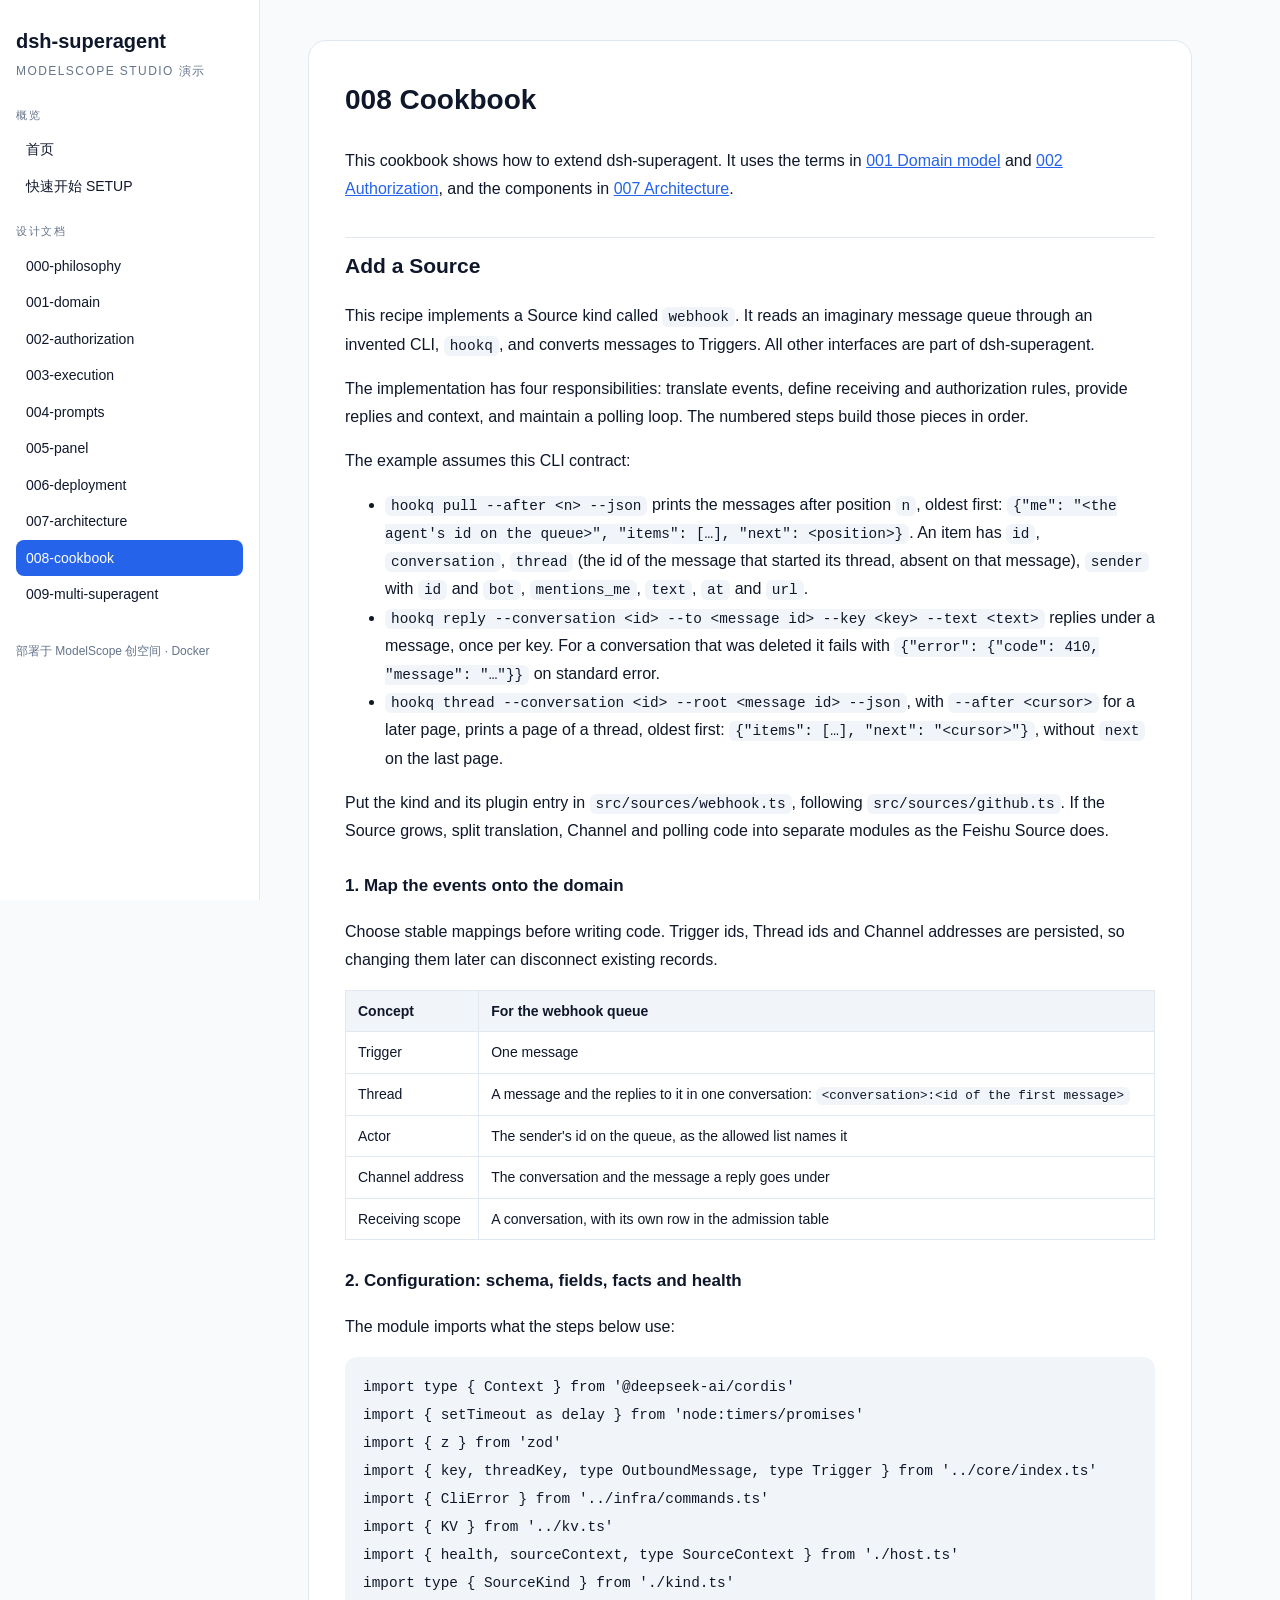
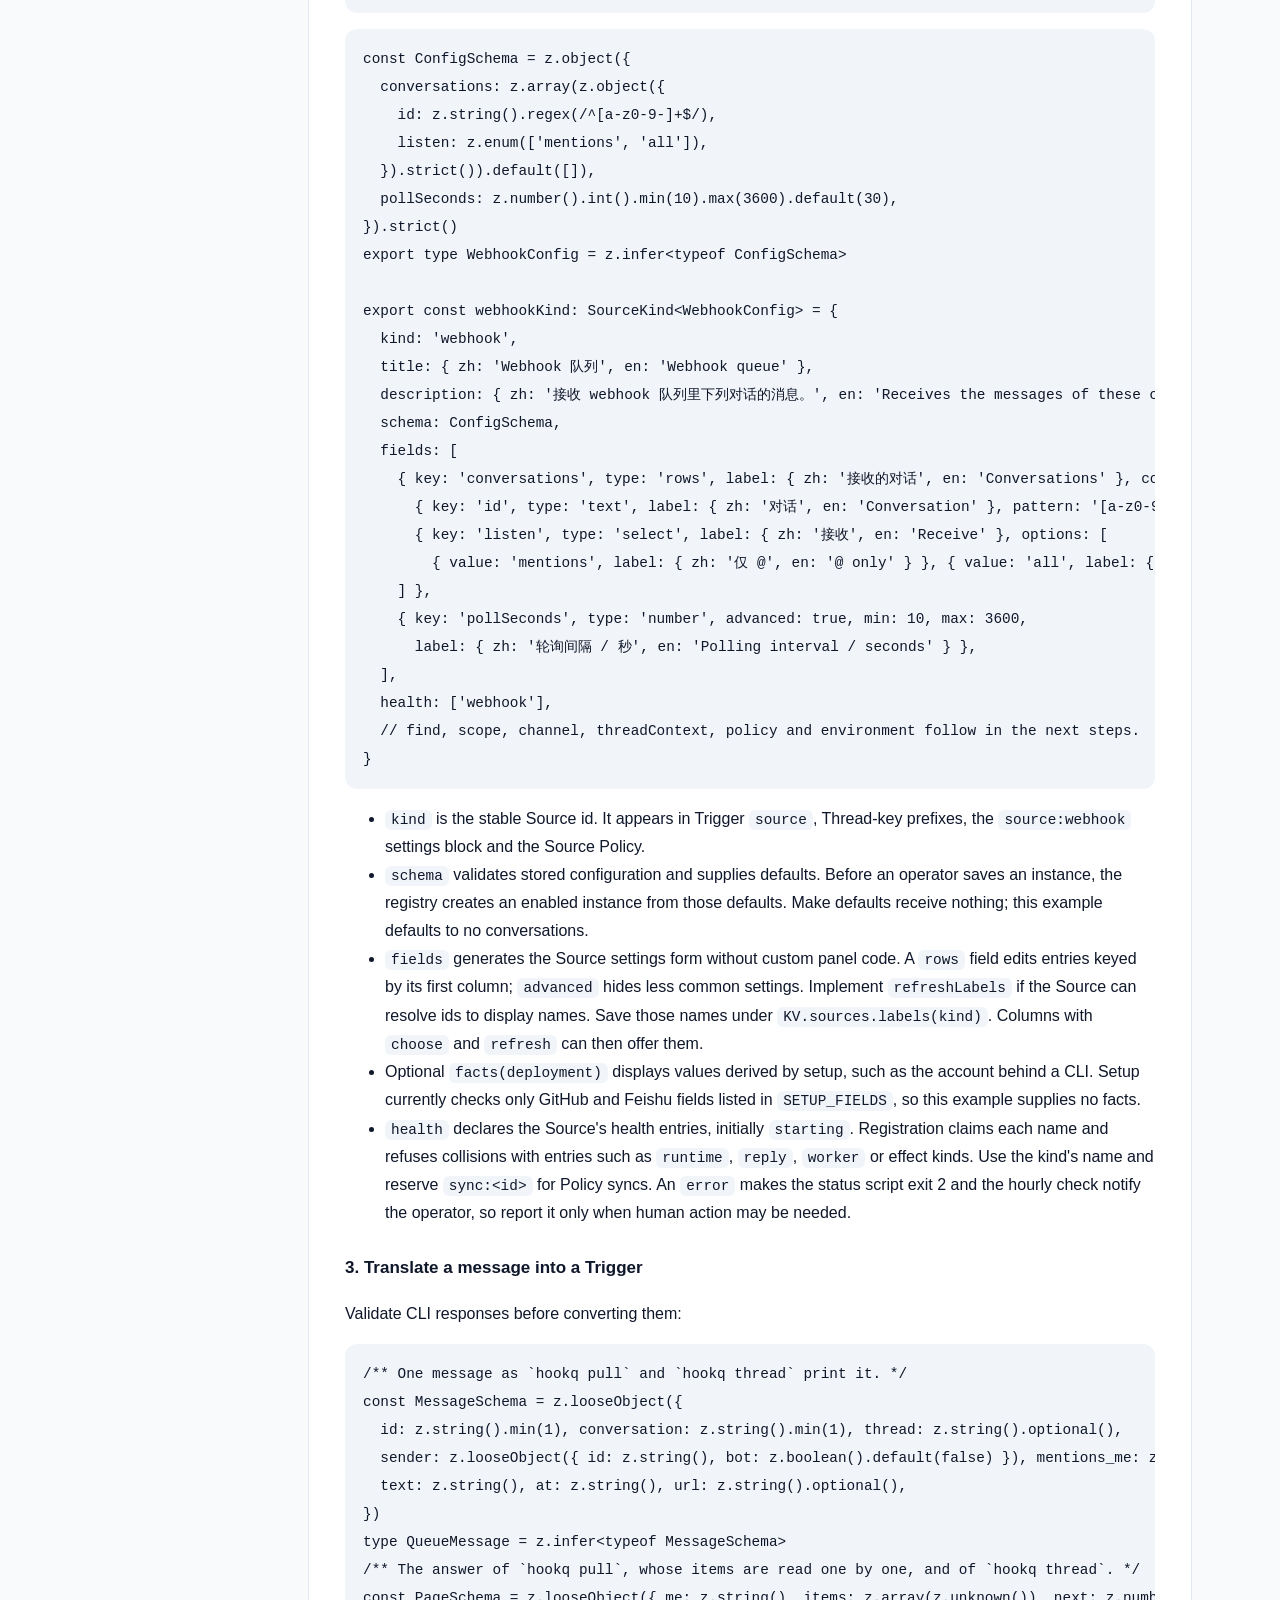
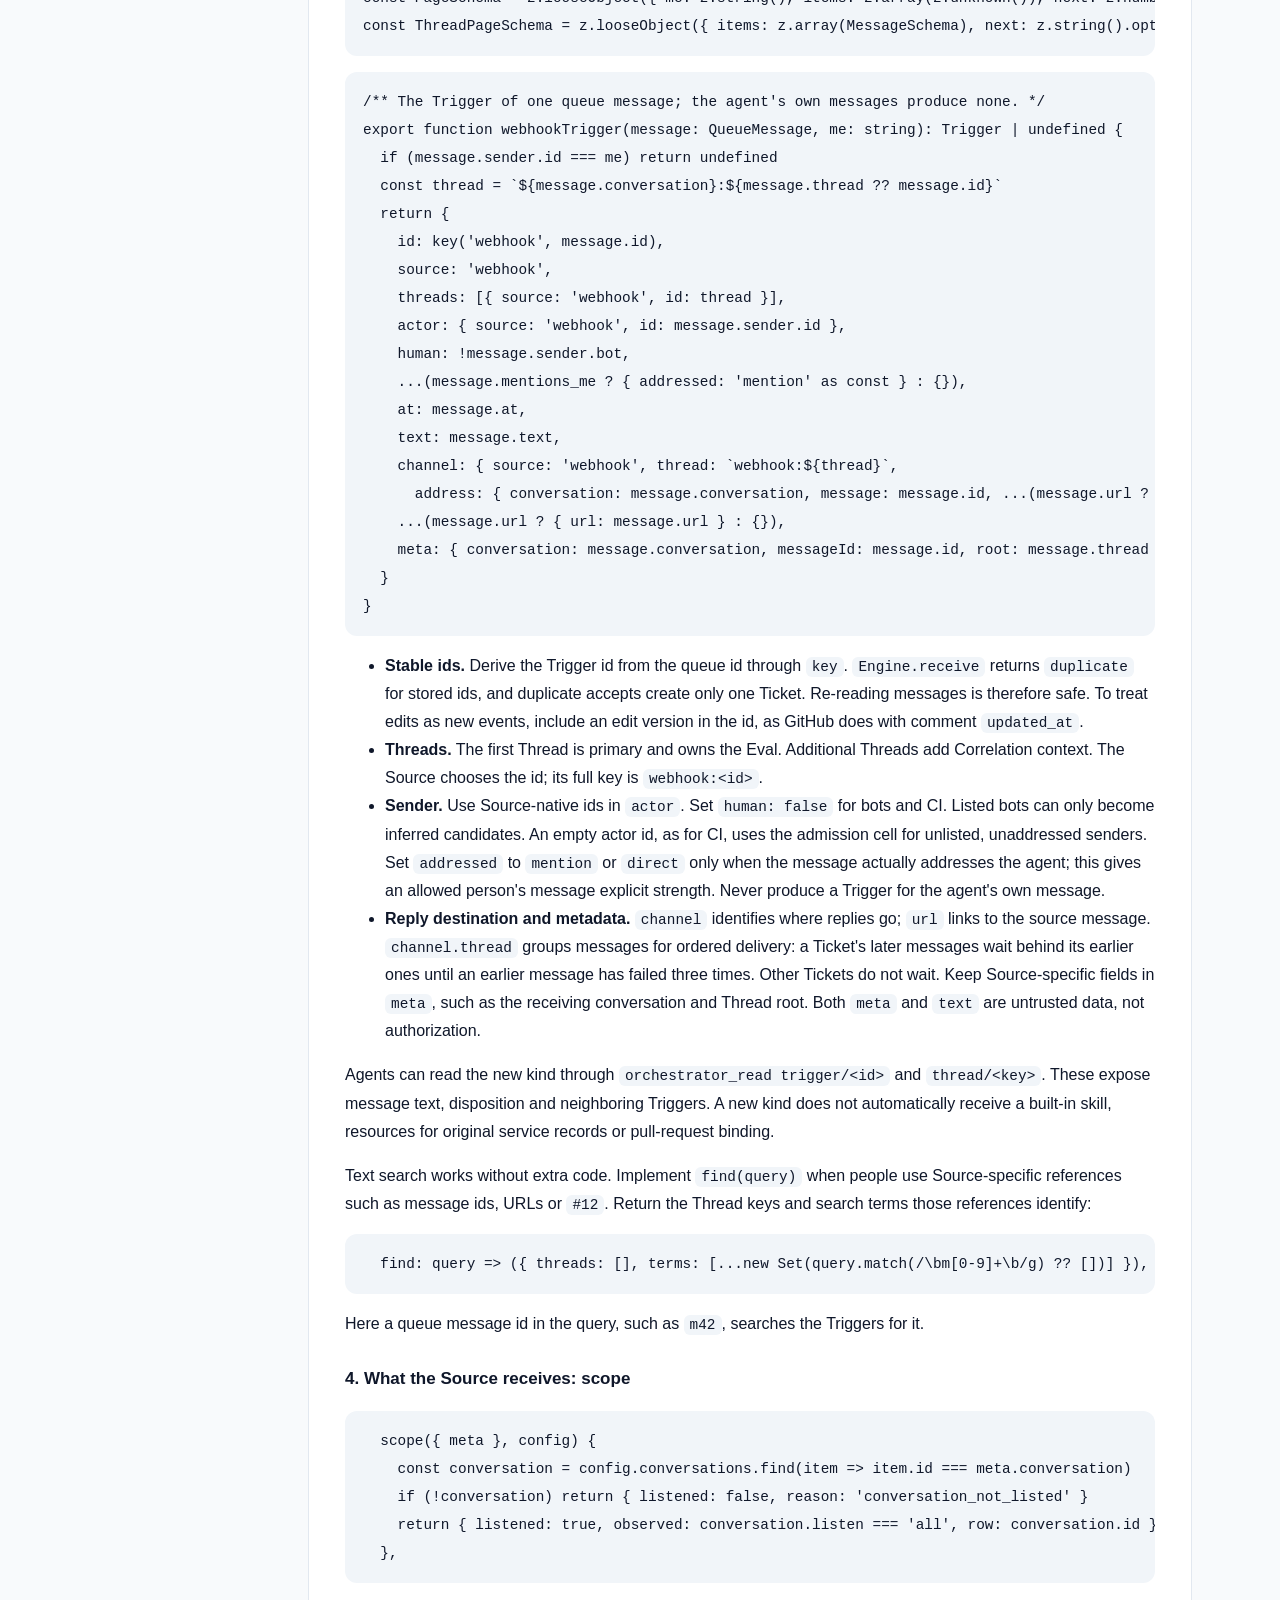
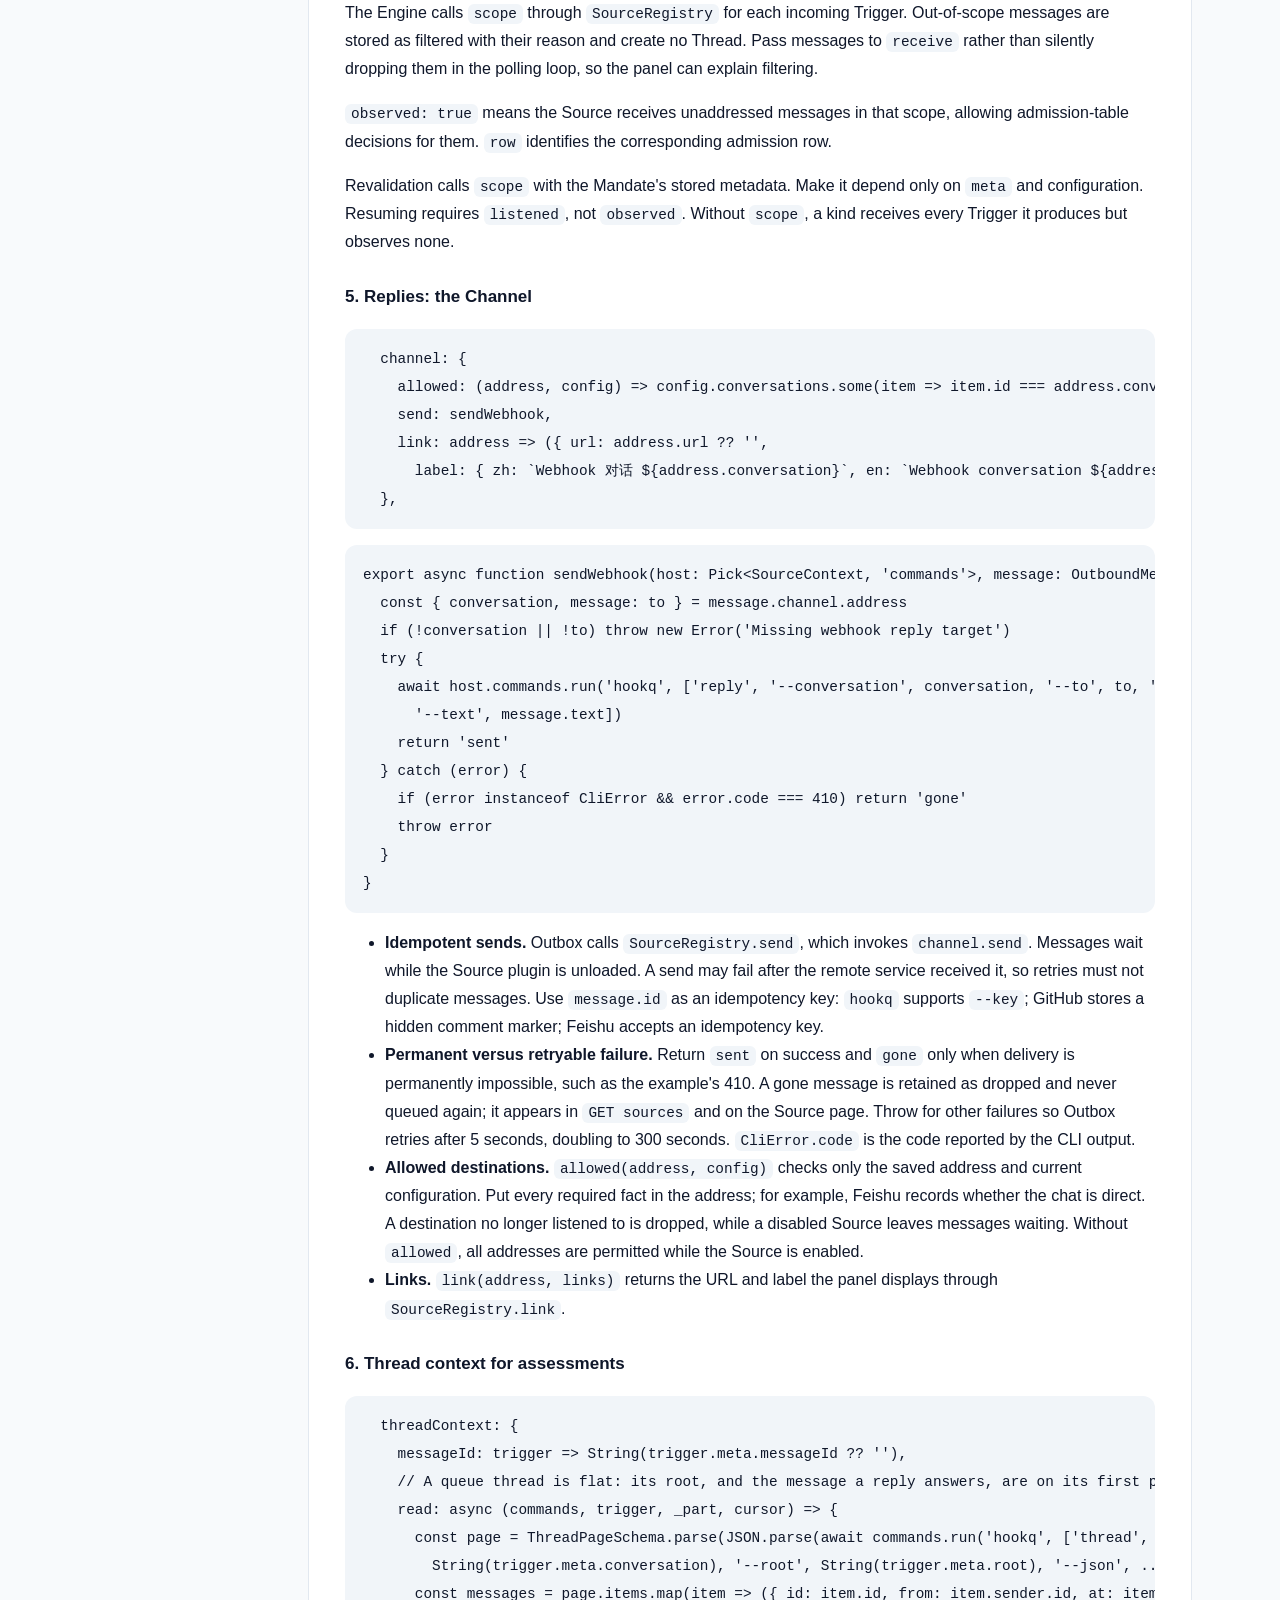
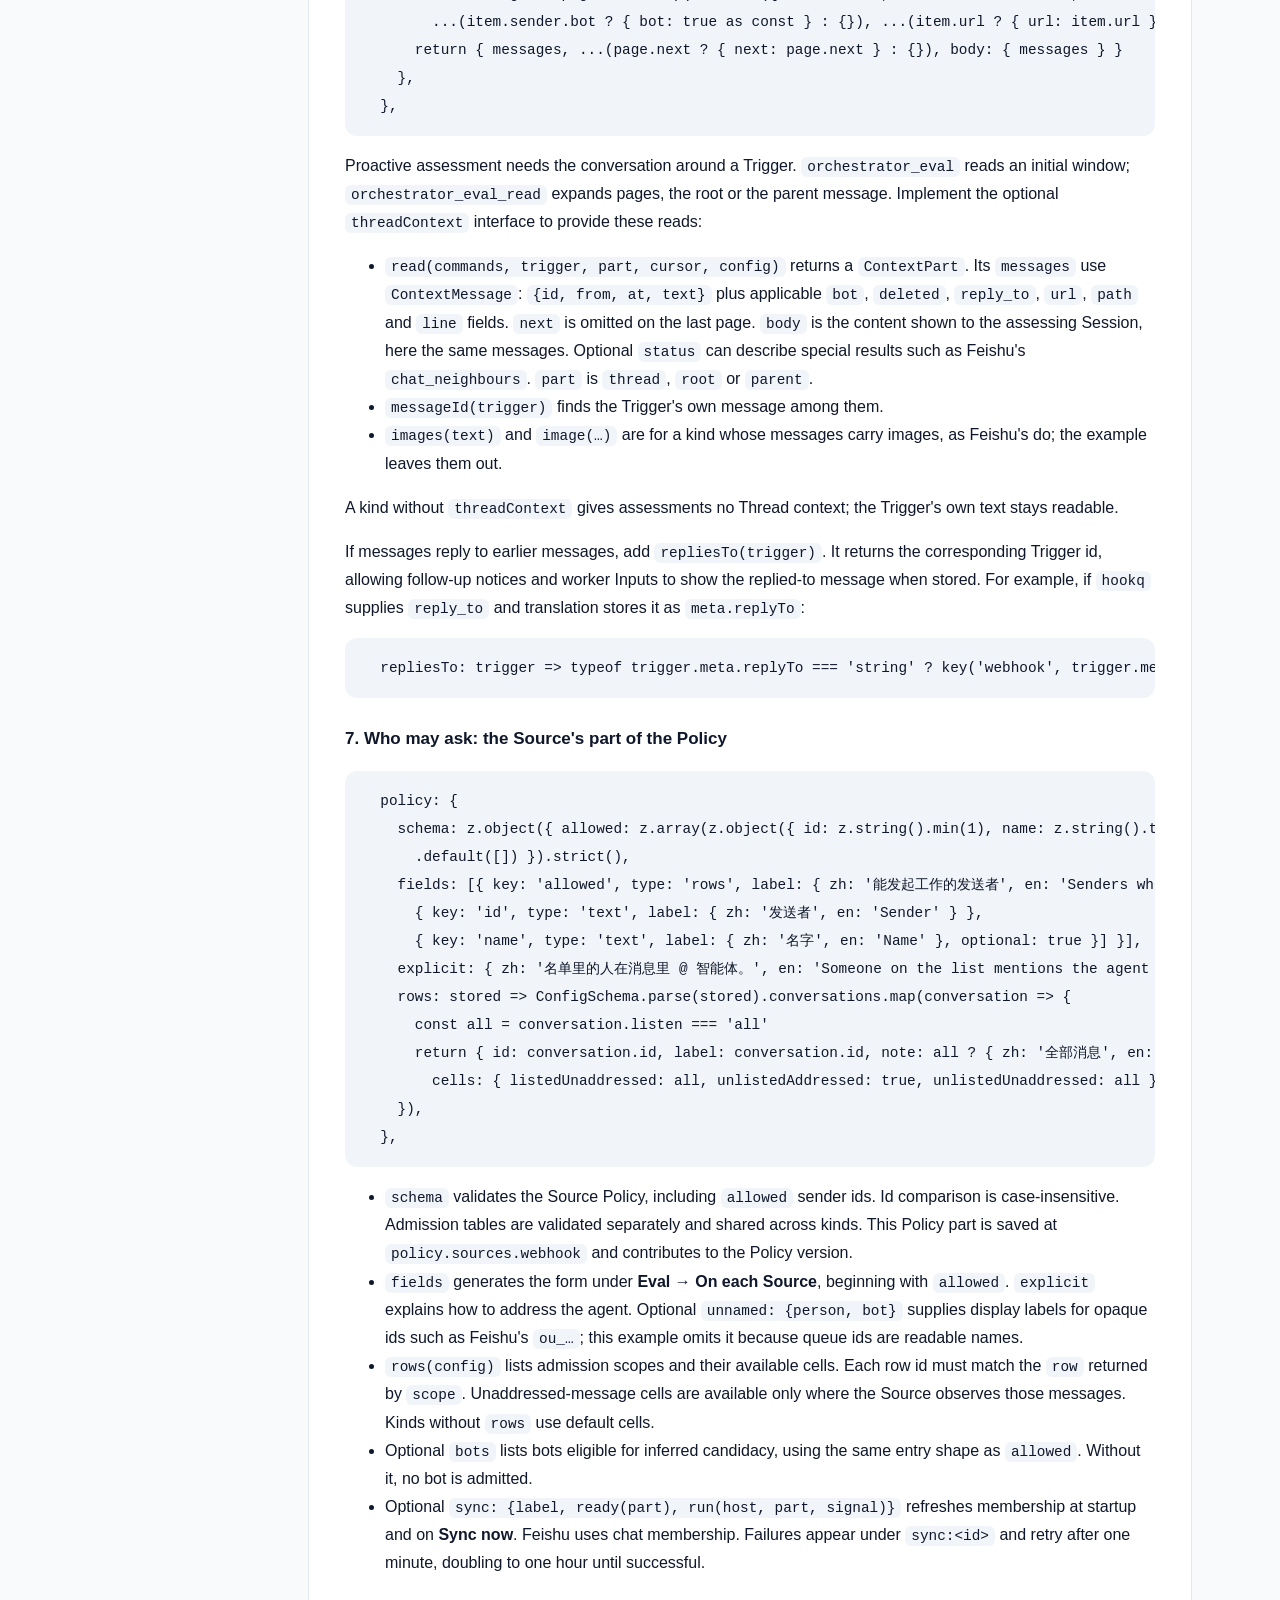
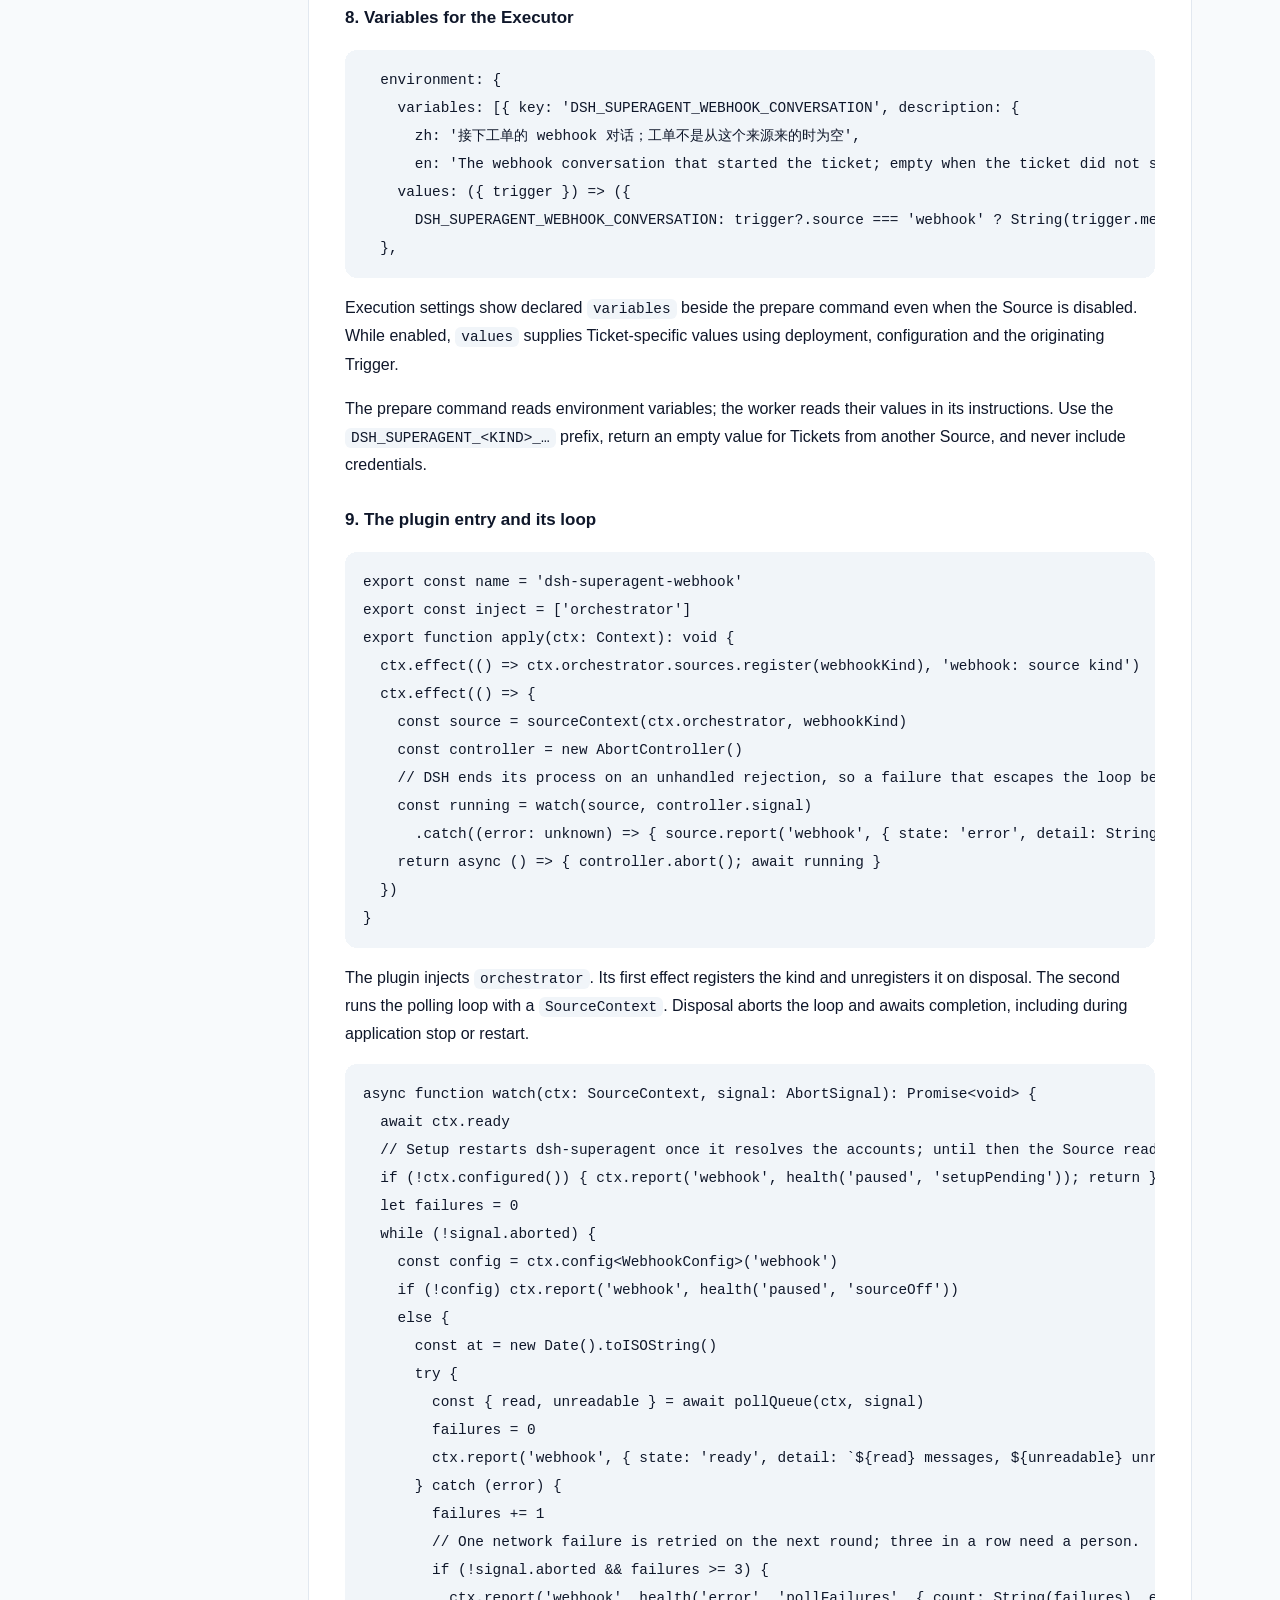
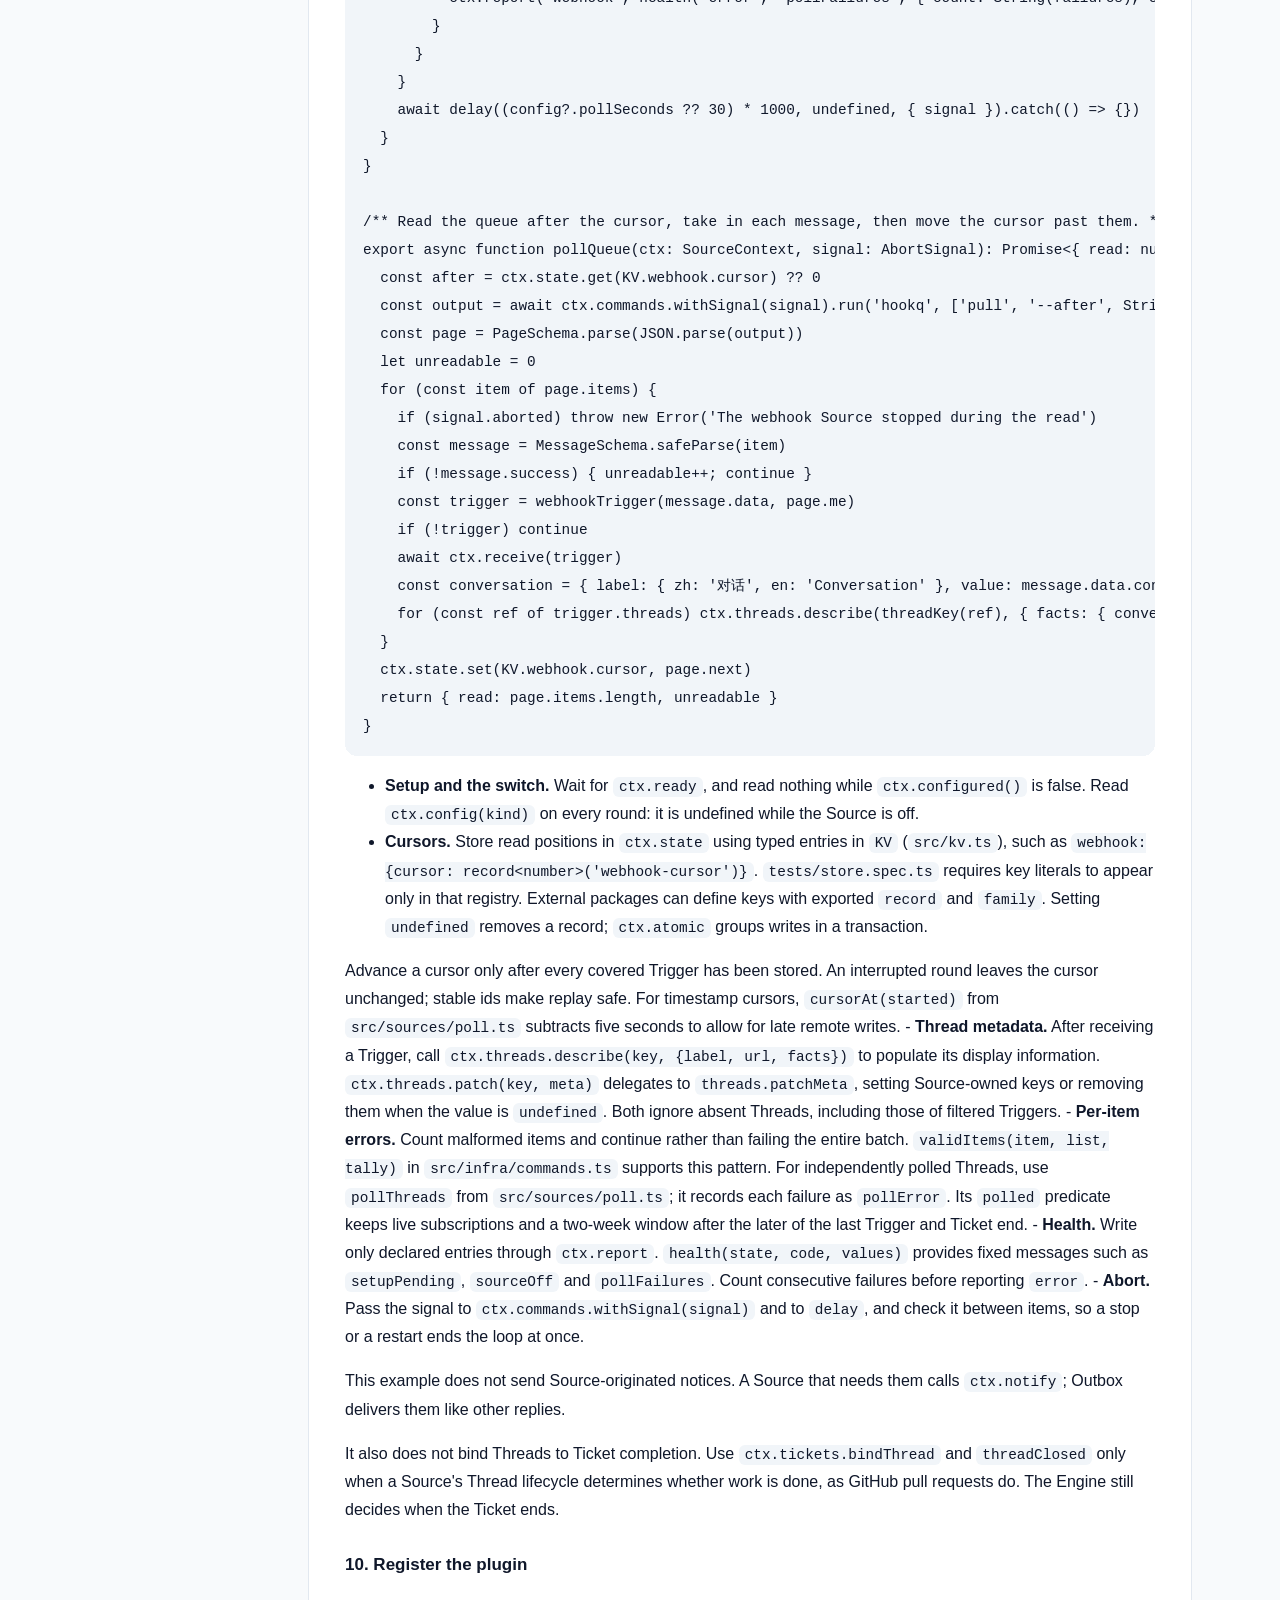
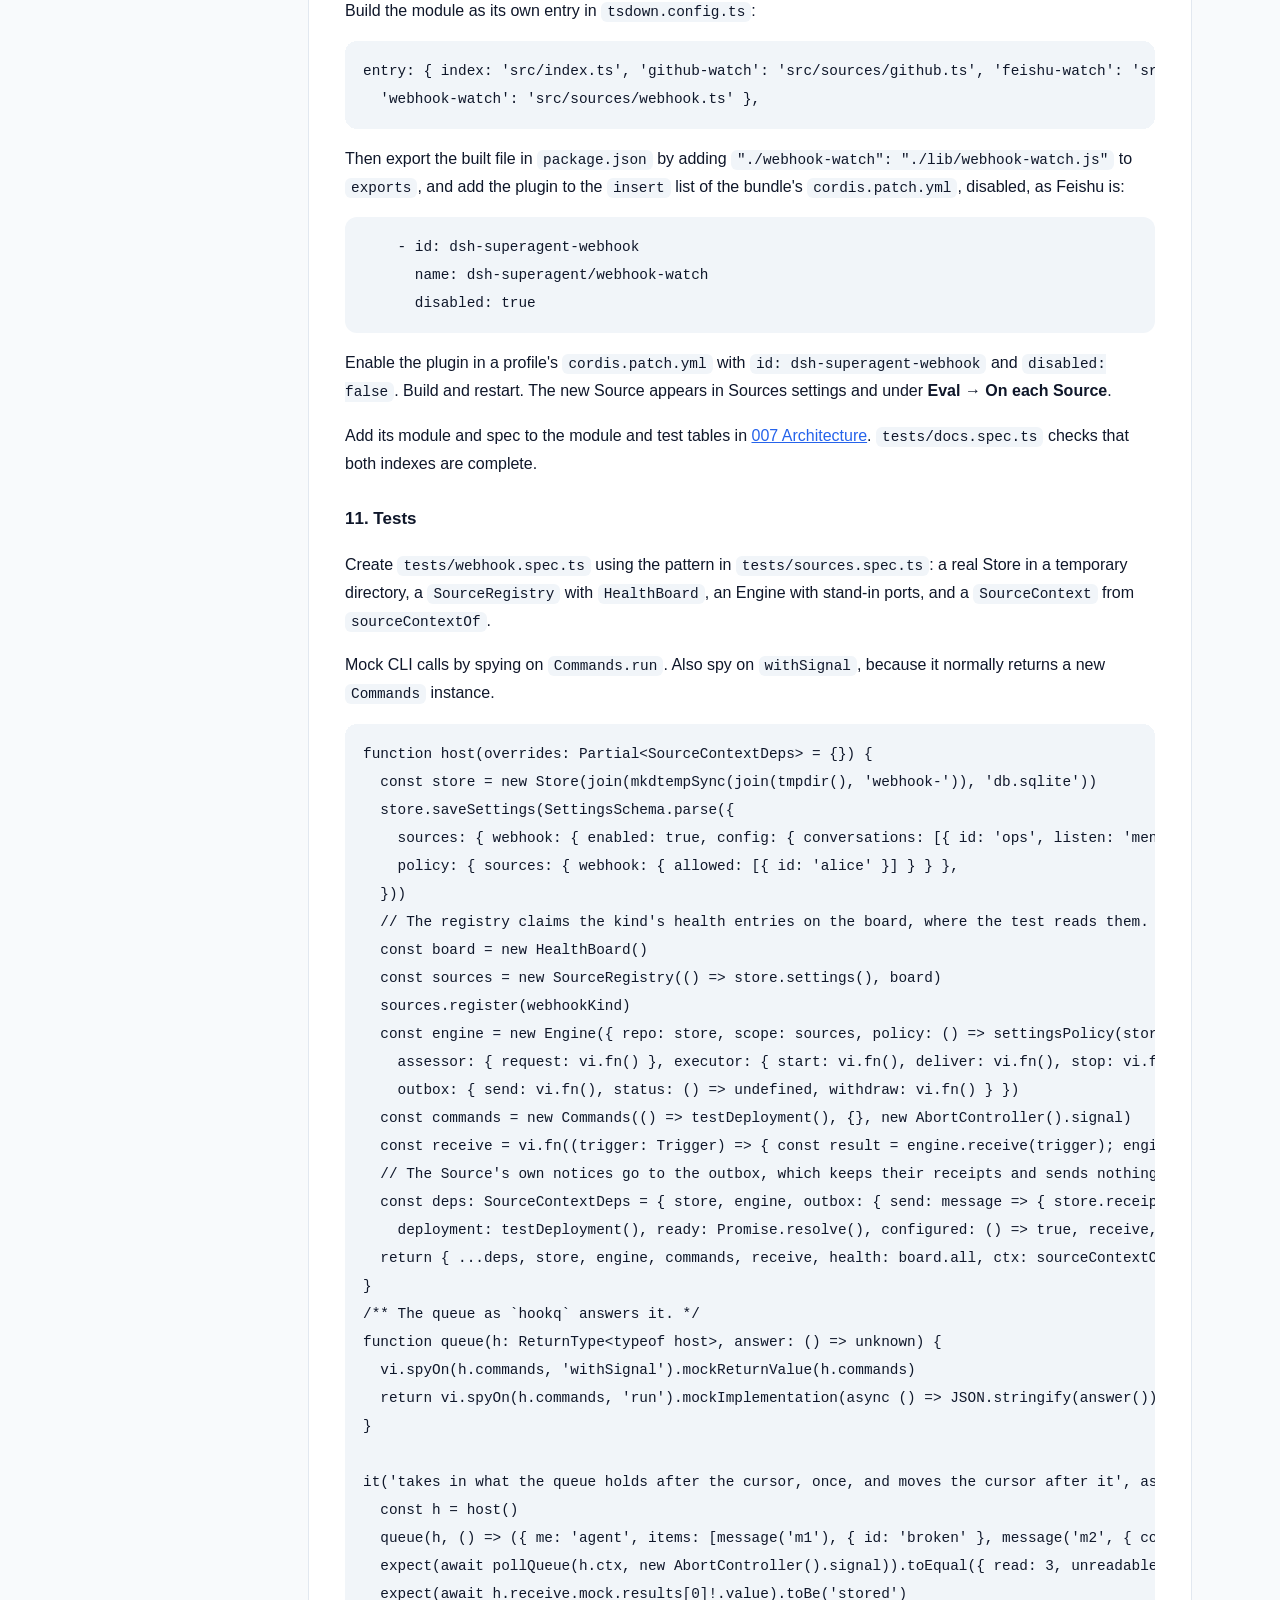
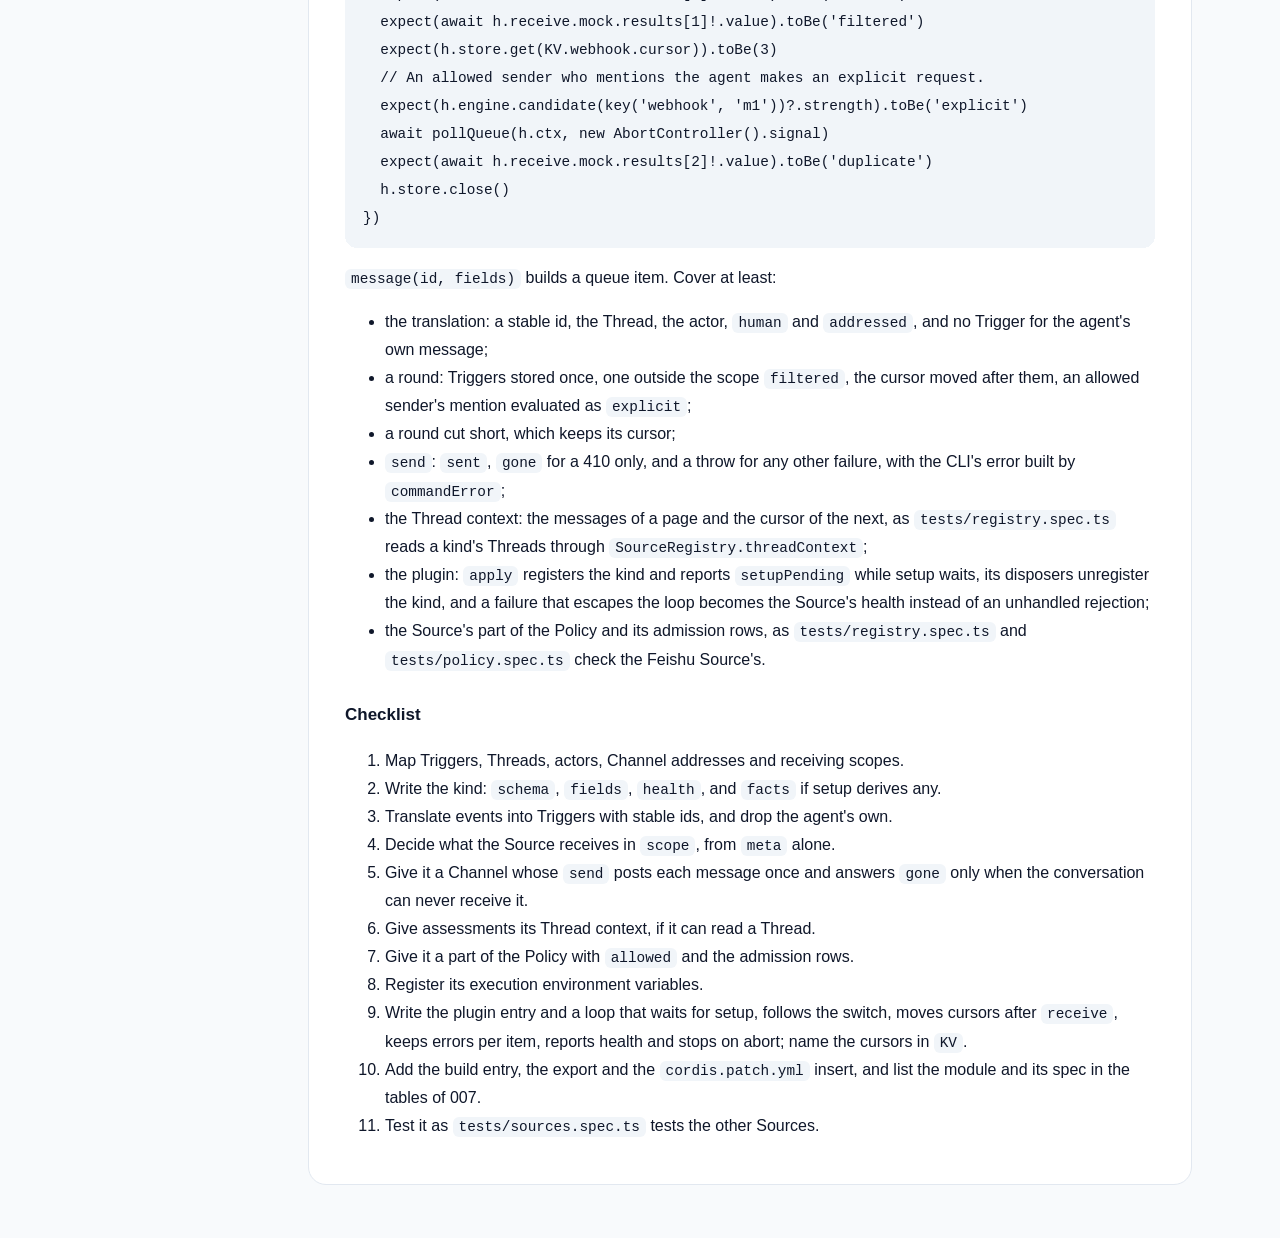
<file: studio-demo/site/docs/008-cookbook.html>
<!DOCTYPE html>
<html lang="zh-CN">
<head>
<meta charset="utf-8">
<meta name="viewport" content="width=device-width, initial-scale=1">
<title>008 Cookbook · dsh-superagent 演示</title>
<link rel="stylesheet" href="../assets/style.css">
</head>
<body>
<aside class="sidebar">
  <a class="brand" href="../index.html">dsh-superagent<span>MODELSCOPE STUDIO 演示</span></a>
  <nav><div class="group">概览</div><a class="nav" href="../index.html">首页</a><a class="nav" href="../setup.html">快速开始 SETUP</a><div class="group">设计文档</div><a class="nav" href="000-philosophy.html">000-philosophy</a><a class="nav" href="001-domain.html">001-domain</a><a class="nav" href="002-authorization.html">002-authorization</a><a class="nav" href="003-execution.html">003-execution</a><a class="nav" href="004-prompts.html">004-prompts</a><a class="nav" href="005-panel.html">005-panel</a><a class="nav" href="006-deployment.html">006-deployment</a><a class="nav" href="007-architecture.html">007-architecture</a><a class="nav active" href="008-cookbook.html">008-cookbook</a><a class="nav" href="009-multi-superagent.html">009-multi-superagent</a></nav>
  <footer>部署于 ModelScope 创空间 · Docker</footer>
</aside>
<main>
<article class="content">
<h1 id="008-cookbook">008 Cookbook</h1>
<p>This cookbook shows how to extend dsh-superagent. It uses the terms in <a href="001-domain.html">001 Domain model</a> and <a href="002-authorization.html">002 Authorization</a>, and the components in <a href="007-architecture.html">007 Architecture</a>.</p>
<h2 id="add-a-source">Add a Source</h2>
<p>This recipe implements a Source kind called <code>webhook</code>. It reads an imaginary message queue through an invented CLI, <code>hookq</code>, and converts messages to Triggers. All other interfaces are part of dsh-superagent.</p>
<p>The implementation has four responsibilities: translate events, define receiving and authorization rules, provide replies and context, and maintain a polling loop. The numbered steps build those pieces in order.</p>
<p>The example assumes this CLI contract:</p>
<ul>
<li><code>hookq pull --after &lt;n&gt; --json</code> prints the messages after position <code>n</code>, oldest first: <code>{"me": "&lt;the agent's id on the queue&gt;", "items": […], "next": &lt;position&gt;}</code>. An item has <code>id</code>, <code>conversation</code>, <code>thread</code> (the id of the message that started its thread, absent on that message), <code>sender</code> with <code>id</code> and <code>bot</code>, <code>mentions_me</code>, <code>text</code>, <code>at</code> and <code>url</code>.</li>
<li><code>hookq reply --conversation &lt;id&gt; --to &lt;message id&gt; --key &lt;key&gt; --text &lt;text&gt;</code> replies under a message, once per key. For a conversation that was deleted it fails with <code>{"error": {"code": 410, "message": "…"}}</code> on standard error.</li>
<li><code>hookq thread --conversation &lt;id&gt; --root &lt;message id&gt; --json</code>, with <code>--after &lt;cursor&gt;</code> for a later page, prints a page of a thread, oldest first: <code>{"items": […], "next": "&lt;cursor&gt;"}</code>, without <code>next</code> on the last page.</li>
</ul>
<p>Put the kind and its plugin entry in <code>src/sources/webhook.ts</code>, following <code>src/sources/github.ts</code>. If the Source grows, split translation, Channel and polling code into separate modules as the Feishu Source does.</p>
<h3 id="1-map-the-events-onto-the-domain">1. Map the events onto the domain</h3>
<p>Choose stable mappings before writing code. Trigger ids, Thread ids and Channel addresses are persisted, so changing them later can disconnect existing records.</p>
<table>
<thead>
<tr>
<th>Concept</th>
<th>For the webhook queue</th>
</tr>
</thead>
<tbody>
<tr>
<td>Trigger</td>
<td>One message</td>
</tr>
<tr>
<td>Thread</td>
<td>A message and the replies to it in one conversation: <code>&lt;conversation&gt;:&lt;id of the first message&gt;</code></td>
</tr>
<tr>
<td>Actor</td>
<td>The sender's id on the queue, as the allowed list names it</td>
</tr>
<tr>
<td>Channel address</td>
<td>The conversation and the message a reply goes under</td>
</tr>
<tr>
<td>Receiving scope</td>
<td>A conversation, with its own row in the admission table</td>
</tr>
</tbody>
</table>
<h3 id="2-configuration-schema-fields-facts-and-health">2. Configuration: schema, fields, facts and health</h3>
<p>The module imports what the steps below use:</p>
<pre><code class="language-ts">import type { Context } from '@deepseek-ai/cordis'
import { setTimeout as delay } from 'node:timers/promises'
import { z } from 'zod'
import { key, threadKey, type OutboundMessage, type Trigger } from '../core/index.ts'
import { CliError } from '../infra/commands.ts'
import { KV } from '../kv.ts'
import { health, sourceContext, type SourceContext } from './host.ts'
import type { SourceKind } from './kind.ts'
</code></pre>
<pre><code class="language-ts">const ConfigSchema = z.object({
  conversations: z.array(z.object({
    id: z.string().regex(/^[a-z0-9-]+$/),
    listen: z.enum(['mentions', 'all']),
  }).strict()).default([]),
  pollSeconds: z.number().int().min(10).max(3600).default(30),
}).strict()
export type WebhookConfig = z.infer&lt;typeof ConfigSchema&gt;

export const webhookKind: SourceKind&lt;WebhookConfig&gt; = {
  kind: 'webhook',
  title: { zh: 'Webhook 队列', en: 'Webhook queue' },
  description: { zh: '接收 webhook 队列里下列对话的消息。', en: 'Receives the messages of these conversations from the webhook queue.' },
  schema: ConfigSchema,
  fields: [
    { key: 'conversations', type: 'rows', label: { zh: '接收的对话', en: 'Conversations' }, columns: [
      { key: 'id', type: 'text', label: { zh: '对话', en: 'Conversation' }, pattern: '[a-z0-9-]+' },
      { key: 'listen', type: 'select', label: { zh: '接收', en: 'Receive' }, options: [
        { value: 'mentions', label: { zh: '仅 @', en: '@ only' } }, { value: 'all', label: { zh: '全部消息', en: 'All' } }] },
    ] },
    { key: 'pollSeconds', type: 'number', advanced: true, min: 10, max: 3600,
      label: { zh: '轮询间隔 / 秒', en: 'Polling interval / seconds' } },
  ],
  health: ['webhook'],
  // find, scope, channel, threadContext, policy and environment follow in the next steps.
}
</code></pre>
<ul>
<li><code>kind</code> is the stable Source id. It appears in Trigger <code>source</code>, Thread-key prefixes, the <code>source:webhook</code> settings block and the Source Policy.</li>
<li><code>schema</code> validates stored configuration and supplies defaults. Before an operator saves an instance, the registry creates an enabled instance from those defaults. Make defaults receive nothing; this example defaults to no conversations.</li>
<li><code>fields</code> generates the Source settings form without custom panel code. A <code>rows</code> field edits entries keyed by its first column; <code>advanced</code> hides less common settings. Implement <code>refreshLabels</code> if the Source can resolve ids to display names. Save those names under <code>KV.sources.labels(kind)</code>. Columns with <code>choose</code> and <code>refresh</code> can then offer them.</li>
<li>Optional <code>facts(deployment)</code> displays values derived by setup, such as the account behind a CLI. Setup currently checks only GitHub and Feishu fields listed in <code>SETUP_FIELDS</code>, so this example supplies no facts.</li>
<li><code>health</code> declares the Source's health entries, initially <code>starting</code>. Registration claims each name and refuses collisions with entries such as <code>runtime</code>, <code>reply</code>, <code>worker</code> or effect kinds. Use the kind's name and reserve <code>sync:&lt;id&gt;</code> for Policy syncs. An <code>error</code> makes the status script exit 2 and the hourly check notify the operator, so report it only when human action may be needed.</li>
</ul>
<h3 id="3-translate-a-message-into-a-trigger">3. Translate a message into a Trigger</h3>
<p>Validate CLI responses before converting them:</p>
<pre><code class="language-ts">/** One message as `hookq pull` and `hookq thread` print it. */
const MessageSchema = z.looseObject({
  id: z.string().min(1), conversation: z.string().min(1), thread: z.string().optional(),
  sender: z.looseObject({ id: z.string(), bot: z.boolean().default(false) }), mentions_me: z.boolean().default(false),
  text: z.string(), at: z.string(), url: z.string().optional(),
})
type QueueMessage = z.infer&lt;typeof MessageSchema&gt;
/** The answer of `hookq pull`, whose items are read one by one, and of `hookq thread`. */
const PageSchema = z.looseObject({ me: z.string(), items: z.array(z.unknown()), next: z.number().int() })
const ThreadPageSchema = z.looseObject({ items: z.array(MessageSchema), next: z.string().optional() })
</code></pre>
<pre><code class="language-ts">/** The Trigger of one queue message; the agent's own messages produce none. */
export function webhookTrigger(message: QueueMessage, me: string): Trigger | undefined {
  if (message.sender.id === me) return undefined
  const thread = `${message.conversation}:${message.thread ?? message.id}`
  return {
    id: key('webhook', message.id),
    source: 'webhook',
    threads: [{ source: 'webhook', id: thread }],
    actor: { source: 'webhook', id: message.sender.id },
    human: !message.sender.bot,
    ...(message.mentions_me ? { addressed: 'mention' as const } : {}),
    at: message.at,
    text: message.text,
    channel: { source: 'webhook', thread: `webhook:${thread}`,
      address: { conversation: message.conversation, message: message.id, ...(message.url ? { url: message.url } : {}) } },
    ...(message.url ? { url: message.url } : {}),
    meta: { conversation: message.conversation, messageId: message.id, root: message.thread ?? message.id },
  }
}
</code></pre>
<ul>
<li><strong>Stable ids.</strong> Derive the Trigger id from the queue id through <code>key</code>. <code>Engine.receive</code> returns <code>duplicate</code> for stored ids, and duplicate accepts create only one Ticket. Re-reading messages is therefore safe. To treat edits as new events, include an edit version in the id, as GitHub does with comment <code>updated_at</code>.</li>
<li><strong>Threads.</strong> The first Thread is primary and owns the Eval. Additional Threads add Correlation context. The Source chooses the id; its full key is <code>webhook:&lt;id&gt;</code>.</li>
<li><strong>Sender.</strong> Use Source-native ids in <code>actor</code>. Set <code>human: false</code> for bots and CI. Listed bots can only become inferred candidates. An empty actor id, as for CI, uses the admission cell for unlisted, unaddressed senders. Set <code>addressed</code> to <code>mention</code> or <code>direct</code> only when the message actually addresses the agent; this gives an allowed person's message explicit strength. Never produce a Trigger for the agent's own message.</li>
<li><strong>Reply destination and metadata.</strong> <code>channel</code> identifies where replies go; <code>url</code> links to the source message. <code>channel.thread</code> groups messages for ordered delivery: a Ticket's later messages wait behind its earlier ones until an earlier message has failed three times. Other Tickets do not wait. Keep Source-specific fields in <code>meta</code>, such as the receiving conversation and Thread root. Both <code>meta</code> and <code>text</code> are untrusted data, not authorization.</li>
</ul>
<p>Agents can read the new kind through <code>orchestrator_read trigger/&lt;id&gt;</code> and <code>thread/&lt;key&gt;</code>. These expose message text, disposition and neighboring Triggers. A new kind does not automatically receive a built-in skill, resources for original service records or pull-request binding.</p>
<p>Text search works without extra code. Implement <code>find(query)</code> when people use Source-specific references such as message ids, URLs or <code>#12</code>. Return the Thread keys and search terms those references identify:</p>
<pre><code class="language-ts">  find: query =&gt; ({ threads: [], terms: [...new Set(query.match(/\bm[0-9]+\b/g) ?? [])] }),
</code></pre>
<p>Here a queue message id in the query, such as <code>m42</code>, searches the Triggers for it.</p>
<h3 id="4-what-the-source-receives-scope">4. What the Source receives: scope</h3>
<pre><code class="language-ts">  scope({ meta }, config) {
    const conversation = config.conversations.find(item =&gt; item.id === meta.conversation)
    if (!conversation) return { listened: false, reason: 'conversation_not_listed' }
    return { listened: true, observed: conversation.listen === 'all', row: conversation.id }
  },
</code></pre>
<p>The Engine calls <code>scope</code> through <code>SourceRegistry</code> for each incoming Trigger. Out-of-scope messages are stored as filtered with their reason and create no Thread. Pass messages to <code>receive</code> rather than silently dropping them in the polling loop, so the panel can explain filtering.</p>
<p><code>observed: true</code> means the Source receives unaddressed messages in that scope, allowing admission-table decisions for them. <code>row</code> identifies the corresponding admission row.</p>
<p>Revalidation calls <code>scope</code> with the Mandate's stored metadata. Make it depend only on <code>meta</code> and configuration. Resuming requires <code>listened</code>, not <code>observed</code>. Without <code>scope</code>, a kind receives every Trigger it produces but observes none.</p>
<h3 id="5-replies-the-channel">5. Replies: the Channel</h3>
<pre><code class="language-ts">  channel: {
    allowed: (address, config) =&gt; config.conversations.some(item =&gt; item.id === address.conversation),
    send: sendWebhook,
    link: address =&gt; ({ url: address.url ?? '',
      label: { zh: `Webhook 对话 ${address.conversation}`, en: `Webhook conversation ${address.conversation}` } }),
  },
</code></pre>
<pre><code class="language-ts">export async function sendWebhook(host: Pick&lt;SourceContext, 'commands'&gt;, message: OutboundMessage): Promise&lt;'sent' | 'gone'&gt; {
  const { conversation, message: to } = message.channel.address
  if (!conversation || !to) throw new Error('Missing webhook reply target')
  try {
    await host.commands.run('hookq', ['reply', '--conversation', conversation, '--to', to, '--key', message.id,
      '--text', message.text])
    return 'sent'
  } catch (error) {
    if (error instanceof CliError &amp;&amp; error.code === 410) return 'gone'
    throw error
  }
}
</code></pre>
<ul>
<li><strong>Idempotent sends.</strong> Outbox calls <code>SourceRegistry.send</code>, which invokes <code>channel.send</code>. Messages wait while the Source plugin is unloaded. A send may fail after the remote service received it, so retries must not duplicate messages. Use <code>message.id</code> as an idempotency key: <code>hookq</code> supports <code>--key</code>; GitHub stores a hidden comment marker; Feishu accepts an idempotency key.</li>
<li><strong>Permanent versus retryable failure.</strong> Return <code>sent</code> on success and <code>gone</code> only when delivery is permanently impossible, such as the example's 410. A gone message is retained as dropped and never queued again; it appears in <code>GET sources</code> and on the Source page. Throw for other failures so Outbox retries after 5 seconds, doubling to 300 seconds. <code>CliError.code</code> is the code reported by the CLI output.</li>
<li><strong>Allowed destinations.</strong> <code>allowed(address, config)</code> checks only the saved address and current configuration. Put every required fact in the address; for example, Feishu records whether the chat is direct. A destination no longer listened to is dropped, while a disabled Source leaves messages waiting. Without <code>allowed</code>, all addresses are permitted while the Source is enabled.</li>
<li><strong>Links.</strong> <code>link(address, links)</code> returns the URL and label the panel displays through <code>SourceRegistry.link</code>.</li>
</ul>
<h3 id="6-thread-context-for-assessments">6. Thread context for assessments</h3>
<pre><code class="language-ts">  threadContext: {
    messageId: trigger =&gt; String(trigger.meta.messageId ?? ''),
    // A queue thread is flat: its root, and the message a reply answers, are on its first page, as on GitHub.
    read: async (commands, trigger, _part, cursor) =&gt; {
      const page = ThreadPageSchema.parse(JSON.parse(await commands.run('hookq', ['thread', '--conversation',
        String(trigger.meta.conversation), '--root', String(trigger.meta.root), '--json', ...(cursor ? ['--after', cursor] : [])])))
      const messages = page.items.map(item =&gt; ({ id: item.id, from: item.sender.id, at: item.at, text: item.text,
        ...(item.sender.bot ? { bot: true as const } : {}), ...(item.url ? { url: item.url } : {}) }))
      return { messages, ...(page.next ? { next: page.next } : {}), body: { messages } }
    },
  },
</code></pre>
<p>Proactive assessment needs the conversation around a Trigger. <code>orchestrator_eval</code> reads an initial window; <code>orchestrator_eval_read</code> expands pages, the root or the parent message. Implement the optional <code>threadContext</code> interface to provide these reads:</p>
<ul>
<li><code>read(commands, trigger, part, cursor, config)</code> returns a <code>ContextPart</code>. Its <code>messages</code> use <code>ContextMessage</code>: <code>{id, from, at, text}</code> plus applicable <code>bot</code>, <code>deleted</code>, <code>reply_to</code>, <code>url</code>, <code>path</code> and <code>line</code> fields. <code>next</code> is omitted on the last page. <code>body</code> is the content shown to the assessing Session, here the same messages. Optional <code>status</code> can describe special results such as Feishu's <code>chat_neighbours</code>. <code>part</code> is <code>thread</code>, <code>root</code> or <code>parent</code>.</li>
<li><code>messageId(trigger)</code> finds the Trigger's own message among them.</li>
<li><code>images(text)</code> and <code>image(…)</code> are for a kind whose messages carry images, as Feishu's do; the example leaves them out.</li>
</ul>
<p>A kind without <code>threadContext</code> gives assessments no Thread context; the Trigger's own text stays readable.</p>
<p>If messages reply to earlier messages, add <code>repliesTo(trigger)</code>. It returns the corresponding Trigger id, allowing follow-up notices and worker Inputs to show the replied-to message when stored. For example, if <code>hookq</code> supplies <code>reply_to</code> and translation stores it as <code>meta.replyTo</code>:</p>
<pre><code class="language-ts">  repliesTo: trigger =&gt; typeof trigger.meta.replyTo === 'string' ? key('webhook', trigger.meta.replyTo) : undefined,
</code></pre>
<h3 id="7-who-may-ask-the-sources-part-of-the-policy">7. Who may ask: the Source's part of the Policy</h3>
<pre><code class="language-ts">  policy: {
    schema: z.object({ allowed: z.array(z.object({ id: z.string().min(1), name: z.string().trim().max(100).optional() }).strict())
      .default([]) }).strict(),
    fields: [{ key: 'allowed', type: 'rows', label: { zh: '能发起工作的发送者', en: 'Senders who may originate work' }, columns: [
      { key: 'id', type: 'text', label: { zh: '发送者', en: 'Sender' } },
      { key: 'name', type: 'text', label: { zh: '名字', en: 'Name' }, optional: true }] }],
    explicit: { zh: '名单里的人在消息里 @ 智能体。', en: 'Someone on the list mentions the agent in a message.' },
    rows: stored =&gt; ConfigSchema.parse(stored).conversations.map(conversation =&gt; {
      const all = conversation.listen === 'all'
      return { id: conversation.id, label: conversation.id, note: all ? { zh: '全部消息', en: 'All' } : { zh: '仅 @', en: '@ only' },
        cells: { listedUnaddressed: all, unlistedAddressed: true, unlistedUnaddressed: all } }
    }),
  },
</code></pre>
<ul>
<li><code>schema</code> validates the Source Policy, including <code>allowed</code> sender ids. Id comparison is case-insensitive. Admission tables are validated separately and shared across kinds. This Policy part is saved at <code>policy.sources.webhook</code> and contributes to the Policy version.</li>
<li><code>fields</code> generates the form under <strong>Eval → On each Source</strong>, beginning with <code>allowed</code>. <code>explicit</code> explains how to address the agent. Optional <code>unnamed: {person, bot}</code> supplies display labels for opaque ids such as Feishu's <code>ou_…</code>; this example omits it because queue ids are readable names.</li>
<li><code>rows(config)</code> lists admission scopes and their available cells. Each row id must match the <code>row</code> returned by <code>scope</code>. Unaddressed-message cells are available only where the Source observes those messages. Kinds without <code>rows</code> use default cells.</li>
<li>Optional <code>bots</code> lists bots eligible for inferred candidacy, using the same entry shape as <code>allowed</code>. Without it, no bot is admitted.</li>
<li>Optional <code>sync: {label, ready(part), run(host, part, signal)}</code> refreshes membership at startup and on <strong>Sync now</strong>. Feishu uses chat membership. Failures appear under <code>sync:&lt;id&gt;</code> and retry after one minute, doubling to one hour until successful.</li>
</ul>
<h3 id="8-variables-for-the-executor">8. Variables for the Executor</h3>
<pre><code class="language-ts">  environment: {
    variables: [{ key: 'DSH_SUPERAGENT_WEBHOOK_CONVERSATION', description: {
      zh: '接下工单的 webhook 对话；工单不是从这个来源来的时为空',
      en: 'The webhook conversation that started the ticket; empty when the ticket did not start on this Source' } }],
    values: ({ trigger }) =&gt; ({
      DSH_SUPERAGENT_WEBHOOK_CONVERSATION: trigger?.source === 'webhook' ? String(trigger.meta.conversation ?? '') : '' }),
  },
</code></pre>
<p>Execution settings show declared <code>variables</code> beside the prepare command even when the Source is disabled. While enabled, <code>values</code> supplies Ticket-specific values using deployment, configuration and the originating Trigger.</p>
<p>The prepare command reads environment variables; the worker reads their values in its instructions. Use the <code>DSH_SUPERAGENT_&lt;KIND&gt;_…</code> prefix, return an empty value for Tickets from another Source, and never include credentials.</p>
<h3 id="9-the-plugin-entry-and-its-loop">9. The plugin entry and its loop</h3>
<pre><code class="language-ts">export const name = 'dsh-superagent-webhook'
export const inject = ['orchestrator']
export function apply(ctx: Context): void {
  ctx.effect(() =&gt; ctx.orchestrator.sources.register(webhookKind), 'webhook: source kind')
  ctx.effect(() =&gt; {
    const source = sourceContext(ctx.orchestrator, webhookKind)
    const controller = new AbortController()
    // DSH ends its process on an unhandled rejection, so a failure that escapes the loop becomes the Source's health.
    const running = watch(source, controller.signal)
      .catch((error: unknown) =&gt; { source.report('webhook', { state: 'error', detail: String(error) }) })
    return async () =&gt; { controller.abort(); await running }
  })
}
</code></pre>
<p>The plugin injects <code>orchestrator</code>. Its first effect registers the kind and unregisters it on disposal. The second runs the polling loop with a <code>SourceContext</code>. Disposal aborts the loop and awaits completion, including during application stop or restart.</p>
<pre><code class="language-ts">async function watch(ctx: SourceContext, signal: AbortSignal): Promise&lt;void&gt; {
  await ctx.ready
  // Setup restarts dsh-superagent once it resolves the accounts; until then the Source reads nothing.
  if (!ctx.configured()) { ctx.report('webhook', health('paused', 'setupPending')); return }
  let failures = 0
  while (!signal.aborted) {
    const config = ctx.config&lt;WebhookConfig&gt;('webhook')
    if (!config) ctx.report('webhook', health('paused', 'sourceOff'))
    else {
      const at = new Date().toISOString()
      try {
        const { read, unreadable } = await pollQueue(ctx, signal)
        failures = 0
        ctx.report('webhook', { state: 'ready', detail: `${read} messages, ${unreadable} unreadable`, at })
      } catch (error) {
        failures += 1
        // One network failure is retried on the next round; three in a row need a person.
        if (!signal.aborted &amp;&amp; failures &gt;= 3) {
          ctx.report('webhook', health('error', 'pollFailures', { count: String(failures), error: String(error) }))
        }
      }
    }
    await delay((config?.pollSeconds ?? 30) * 1000, undefined, { signal }).catch(() =&gt; {})
  }
}

/** Read the queue after the cursor, take in each message, then move the cursor past them. */
export async function pollQueue(ctx: SourceContext, signal: AbortSignal): Promise&lt;{ read: number; unreadable: number }&gt; {
  const after = ctx.state.get(KV.webhook.cursor) ?? 0
  const output = await ctx.commands.withSignal(signal).run('hookq', ['pull', '--after', String(after), '--json'])
  const page = PageSchema.parse(JSON.parse(output))
  let unreadable = 0
  for (const item of page.items) {
    if (signal.aborted) throw new Error('The webhook Source stopped during the read')
    const message = MessageSchema.safeParse(item)
    if (!message.success) { unreadable++; continue }
    const trigger = webhookTrigger(message.data, page.me)
    if (!trigger) continue
    await ctx.receive(trigger)
    const conversation = { label: { zh: '对话', en: 'Conversation' }, value: message.data.conversation }
    for (const ref of trigger.threads) ctx.threads.describe(threadKey(ref), { facts: { conversation } })
  }
  ctx.state.set(KV.webhook.cursor, page.next)
  return { read: page.items.length, unreadable }
}
</code></pre>
<ul>
<li><strong>Setup and the switch.</strong> Wait for <code>ctx.ready</code>, and read nothing while <code>ctx.configured()</code> is false. Read <code>ctx.config(kind)</code> on every round: it is undefined while the Source is off.</li>
<li><strong>Cursors.</strong> Store read positions in <code>ctx.state</code> using typed entries in <code>KV</code> (<code>src/kv.ts</code>), such as <code>webhook: {cursor: record&lt;number&gt;('webhook-cursor')}</code>. <code>tests/store.spec.ts</code> requires key literals to appear only in that registry. External packages can define keys with exported <code>record</code> and <code>family</code>. Setting <code>undefined</code> removes a record; <code>ctx.atomic</code> groups writes in a transaction.</li>
</ul>
<p>Advance a cursor only after every covered Trigger has been stored. An interrupted round leaves the cursor unchanged; stable ids make replay safe. For timestamp cursors, <code>cursorAt(started)</code> from <code>src/sources/poll.ts</code> subtracts five seconds to allow for late remote writes.
- <strong>Thread metadata.</strong> After receiving a Trigger, call <code>ctx.threads.describe(key, {label, url, facts})</code> to populate its display information. <code>ctx.threads.patch(key, meta)</code> delegates to <code>threads.patchMeta</code>, setting Source-owned keys or removing them when the value is <code>undefined</code>. Both ignore absent Threads, including those of filtered Triggers.
- <strong>Per-item errors.</strong> Count malformed items and continue rather than failing the entire batch. <code>validItems(item, list, tally)</code> in <code>src/infra/commands.ts</code> supports this pattern. For independently polled Threads, use <code>pollThreads</code> from <code>src/sources/poll.ts</code>; it records each failure as <code>pollError</code>. Its <code>polled</code> predicate keeps live subscriptions and a two-week window after the later of the last Trigger and Ticket end.
- <strong>Health.</strong> Write only declared entries through <code>ctx.report</code>. <code>health(state, code, values)</code> provides fixed messages such as <code>setupPending</code>, <code>sourceOff</code> and <code>pollFailures</code>. Count consecutive failures before reporting <code>error</code>.
- <strong>Abort.</strong> Pass the signal to <code>ctx.commands.withSignal(signal)</code> and to <code>delay</code>, and check it between items, so a stop or a restart ends the loop at once.</p>
<p>This example does not send Source-originated notices. A Source that needs them calls <code>ctx.notify</code>; Outbox delivers them like other replies.</p>
<p>It also does not bind Threads to Ticket completion. Use <code>ctx.tickets.bindThread</code> and <code>threadClosed</code> only when a Source's Thread lifecycle determines whether work is done, as GitHub pull requests do. The Engine still decides when the Ticket ends.</p>
<h3 id="10-register-the-plugin">10. Register the plugin</h3>
<p>Build the module as its own entry in <code>tsdown.config.ts</code>:</p>
<pre><code class="language-ts">entry: { index: 'src/index.ts', 'github-watch': 'src/sources/github.ts', 'feishu-watch': 'src/sources/feishu.ts',
  'webhook-watch': 'src/sources/webhook.ts' },
</code></pre>
<p>Then export the built file in <code>package.json</code> by adding <code>"./webhook-watch": "./lib/webhook-watch.js"</code> to <code>exports</code>, and add the plugin to the <code>insert</code> list of the bundle's <code>cordis.patch.yml</code>, disabled, as Feishu is:</p>
<pre><code class="language-yaml">    - id: dsh-superagent-webhook
      name: dsh-superagent/webhook-watch
      disabled: true
</code></pre>
<p>Enable the plugin in a profile's <code>cordis.patch.yml</code> with <code>id: dsh-superagent-webhook</code> and <code>disabled: false</code>. Build and restart. The new Source appears in Sources settings and under <strong>Eval → On each Source</strong>.</p>
<p>Add its module and spec to the module and test tables in <a href="007-architecture.html">007 Architecture</a>. <code>tests/docs.spec.ts</code> checks that both indexes are complete.</p>
<h3 id="11-tests">11. Tests</h3>
<p>Create <code>tests/webhook.spec.ts</code> using the pattern in <code>tests/sources.spec.ts</code>: a real Store in a temporary directory, a <code>SourceRegistry</code> with <code>HealthBoard</code>, an Engine with stand-in ports, and a <code>SourceContext</code> from <code>sourceContextOf</code>.</p>
<p>Mock CLI calls by spying on <code>Commands.run</code>. Also spy on <code>withSignal</code>, because it normally returns a new <code>Commands</code> instance.</p>
<pre><code class="language-ts">function host(overrides: Partial&lt;SourceContextDeps&gt; = {}) {
  const store = new Store(join(mkdtempSync(join(tmpdir(), 'webhook-')), 'db.sqlite'))
  store.saveSettings(SettingsSchema.parse({
    sources: { webhook: { enabled: true, config: { conversations: [{ id: 'ops', listen: 'mentions' }] } } },
    policy: { sources: { webhook: { allowed: [{ id: 'alice' }] } } },
  }))
  // The registry claims the kind's health entries on the board, where the test reads them.
  const board = new HealthBoard()
  const sources = new SourceRegistry(() =&gt; store.settings(), board)
  sources.register(webhookKind)
  const engine = new Engine({ repo: store, scope: sources, policy: () =&gt; settingsPolicy(store.settings(), sources),
    assessor: { request: vi.fn() }, executor: { start: vi.fn(), deliver: vi.fn(), stop: vi.fn() },
    outbox: { send: vi.fn(), status: () =&gt; undefined, withdraw: vi.fn() } })
  const commands = new Commands(() =&gt; testDeployment(), {}, new AbortController().signal)
  const receive = vi.fn((trigger: Trigger) =&gt; { const result = engine.receive(trigger); engine.evaluateDue(); return result })
  // The Source's own notices go to the outbox, which keeps their receipts and sends nothing here.
  const deps: SourceContextDeps = { store, engine, outbox: { send: message =&gt; { store.receipts.add(message) } }, commands, sources,
    deployment: testDeployment(), ready: Promise.resolve(), configured: () =&gt; true, receive, ...overrides }
  return { ...deps, store, engine, commands, receive, health: board.all, ctx: sourceContextOf(deps, webhookKind) }
}
/** The queue as `hookq` answers it. */
function queue(h: ReturnType&lt;typeof host&gt;, answer: () =&gt; unknown) {
  vi.spyOn(h.commands, 'withSignal').mockReturnValue(h.commands)
  return vi.spyOn(h.commands, 'run').mockImplementation(async () =&gt; JSON.stringify(answer()))
}

it('takes in what the queue holds after the cursor, once, and moves the cursor after it', async () =&gt; {
  const h = host()
  queue(h, () =&gt; ({ me: 'agent', items: [message('m1'), { id: 'broken' }, message('m2', { conversation: 'elsewhere' })], next: 3 }))
  expect(await pollQueue(h.ctx, new AbortController().signal)).toEqual({ read: 3, unreadable: 1 })
  expect(await h.receive.mock.results[0]!.value).toBe('stored')
  expect(await h.receive.mock.results[1]!.value).toBe('filtered')
  expect(h.store.get(KV.webhook.cursor)).toBe(3)
  // An allowed sender who mentions the agent makes an explicit request.
  expect(h.engine.candidate(key('webhook', 'm1'))?.strength).toBe('explicit')
  await pollQueue(h.ctx, new AbortController().signal)
  expect(await h.receive.mock.results[2]!.value).toBe('duplicate')
  h.store.close()
})
</code></pre>
<p><code>message(id, fields)</code> builds a queue item. Cover at least:</p>
<ul>
<li>the translation: a stable id, the Thread, the actor, <code>human</code> and <code>addressed</code>, and no Trigger for the agent's own message;</li>
<li>a round: Triggers stored once, one outside the scope <code>filtered</code>, the cursor moved after them, an allowed sender's mention evaluated as <code>explicit</code>;</li>
<li>a round cut short, which keeps its cursor;</li>
<li><code>send</code>: <code>sent</code>, <code>gone</code> for a 410 only, and a throw for any other failure, with the CLI's error built by <code>commandError</code>;</li>
<li>the Thread context: the messages of a page and the cursor of the next, as <code>tests/registry.spec.ts</code> reads a kind's Threads through <code>SourceRegistry.threadContext</code>;</li>
<li>the plugin: <code>apply</code> registers the kind and reports <code>setupPending</code> while setup waits, its disposers unregister the kind, and a failure that escapes the loop becomes the Source's health instead of an unhandled rejection;</li>
<li>the Source's part of the Policy and its admission rows, as <code>tests/registry.spec.ts</code> and <code>tests/policy.spec.ts</code> check the Feishu Source's.</li>
</ul>
<h3 id="checklist">Checklist</h3>
<ol>
<li>Map Triggers, Threads, actors, Channel addresses and receiving scopes.</li>
<li>Write the kind: <code>schema</code>, <code>fields</code>, <code>health</code>, and <code>facts</code> if setup derives any.</li>
<li>Translate events into Triggers with stable ids, and drop the agent's own.</li>
<li>Decide what the Source receives in <code>scope</code>, from <code>meta</code> alone.</li>
<li>Give it a Channel whose <code>send</code> posts each message once and answers <code>gone</code> only when the conversation can never receive it.</li>
<li>Give assessments its Thread context, if it can read a Thread.</li>
<li>Give it a part of the Policy with <code>allowed</code> and the admission rows.</li>
<li>Register its execution environment variables.</li>
<li>Write the plugin entry and a loop that waits for setup, follows the switch, moves cursors after <code>receive</code>, keeps errors per item, reports health and stops on abort; name the cursors in <code>KV</code>.</li>
<li>Add the build entry, the export and the <code>cordis.patch.yml</code> insert, and list the module and its spec in the tables of 007.</li>
<li>Test it as <code>tests/sources.spec.ts</code> tests the other Sources.</li>
</ol>
</article>
</main>
</body>
</html>
</file>
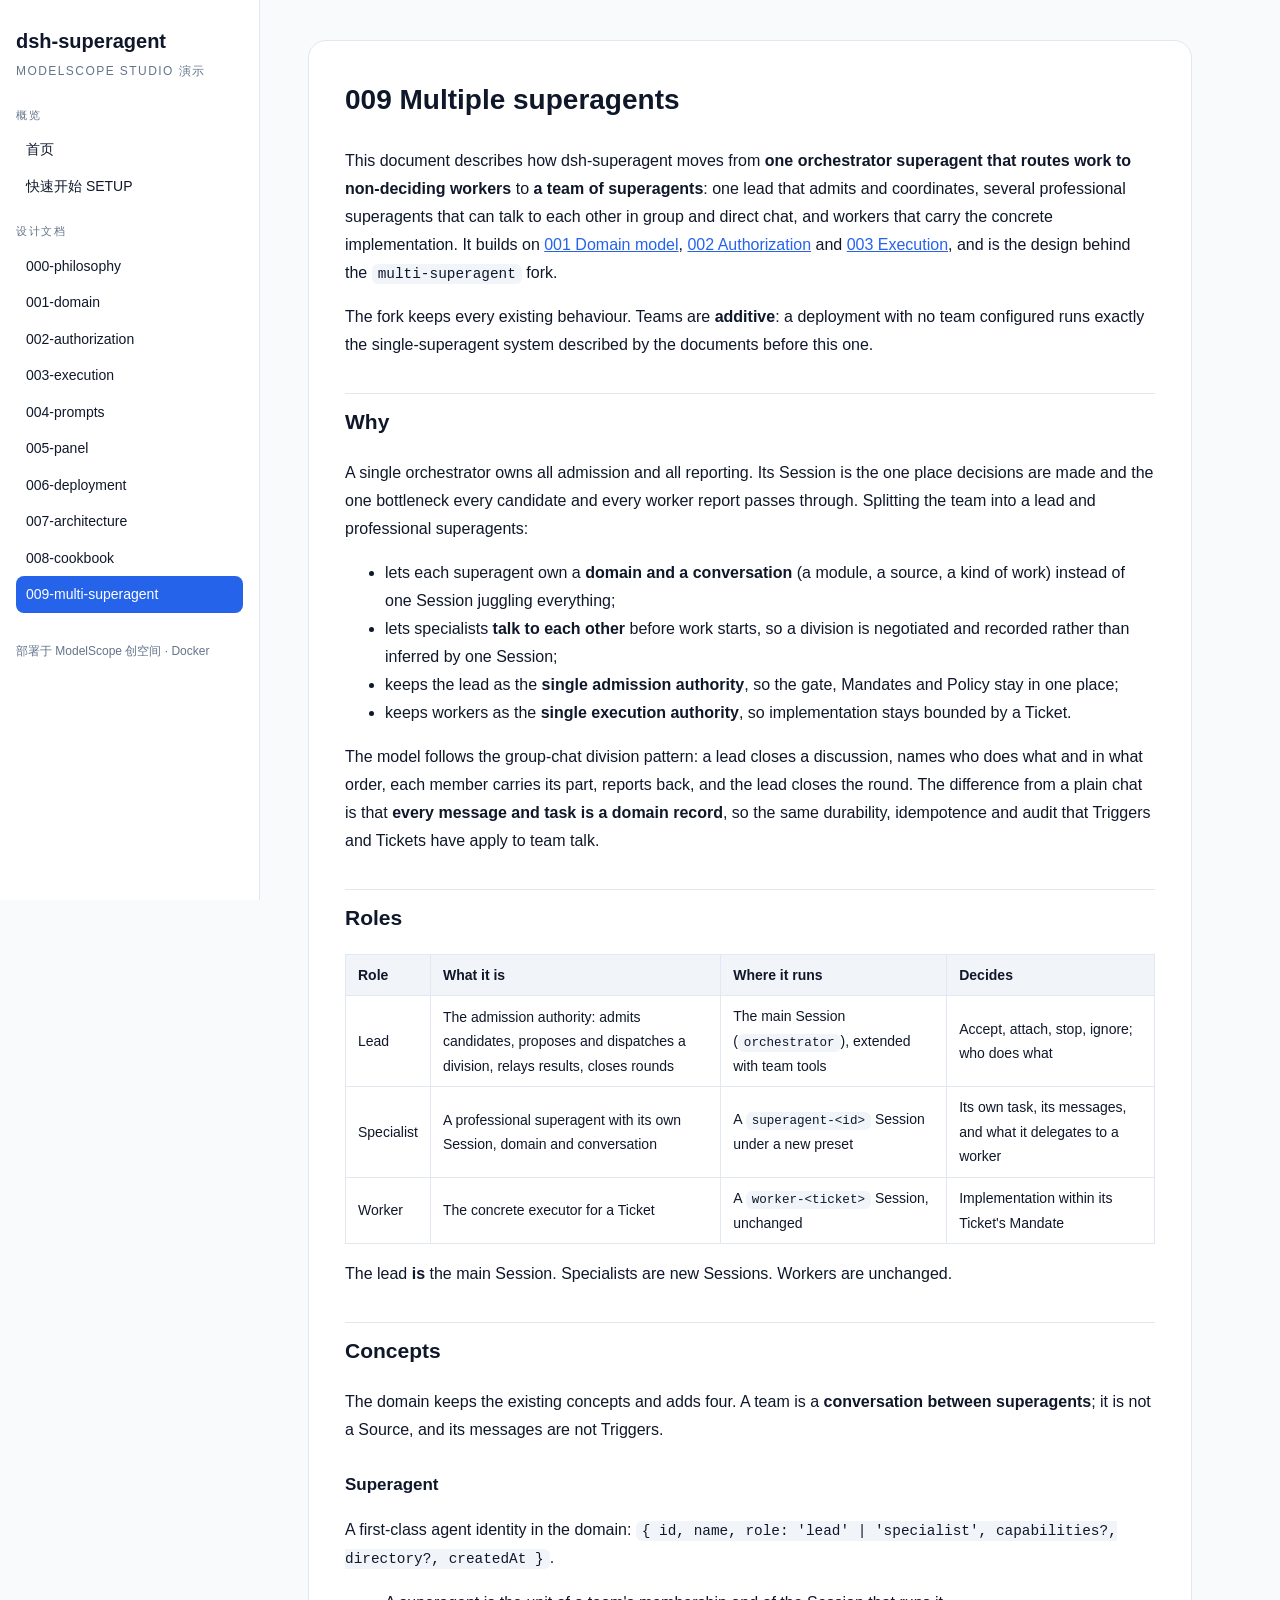
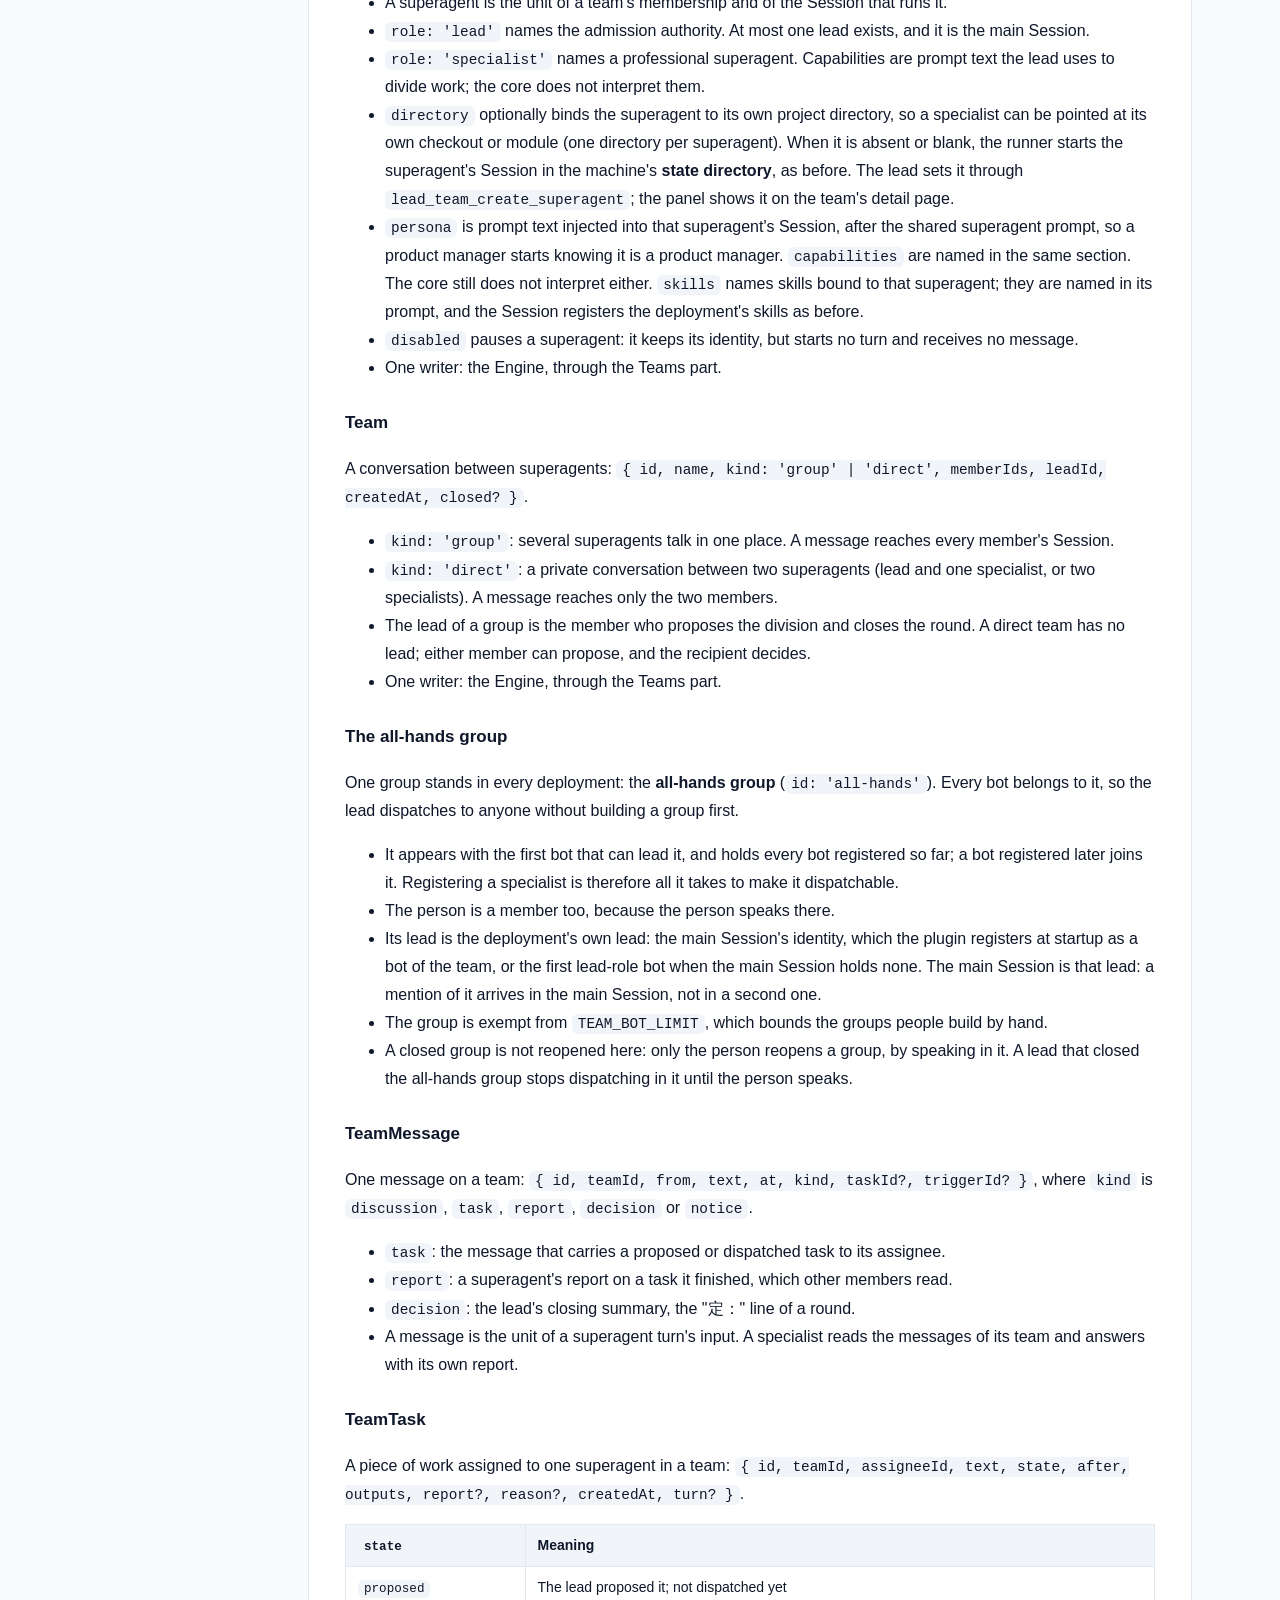
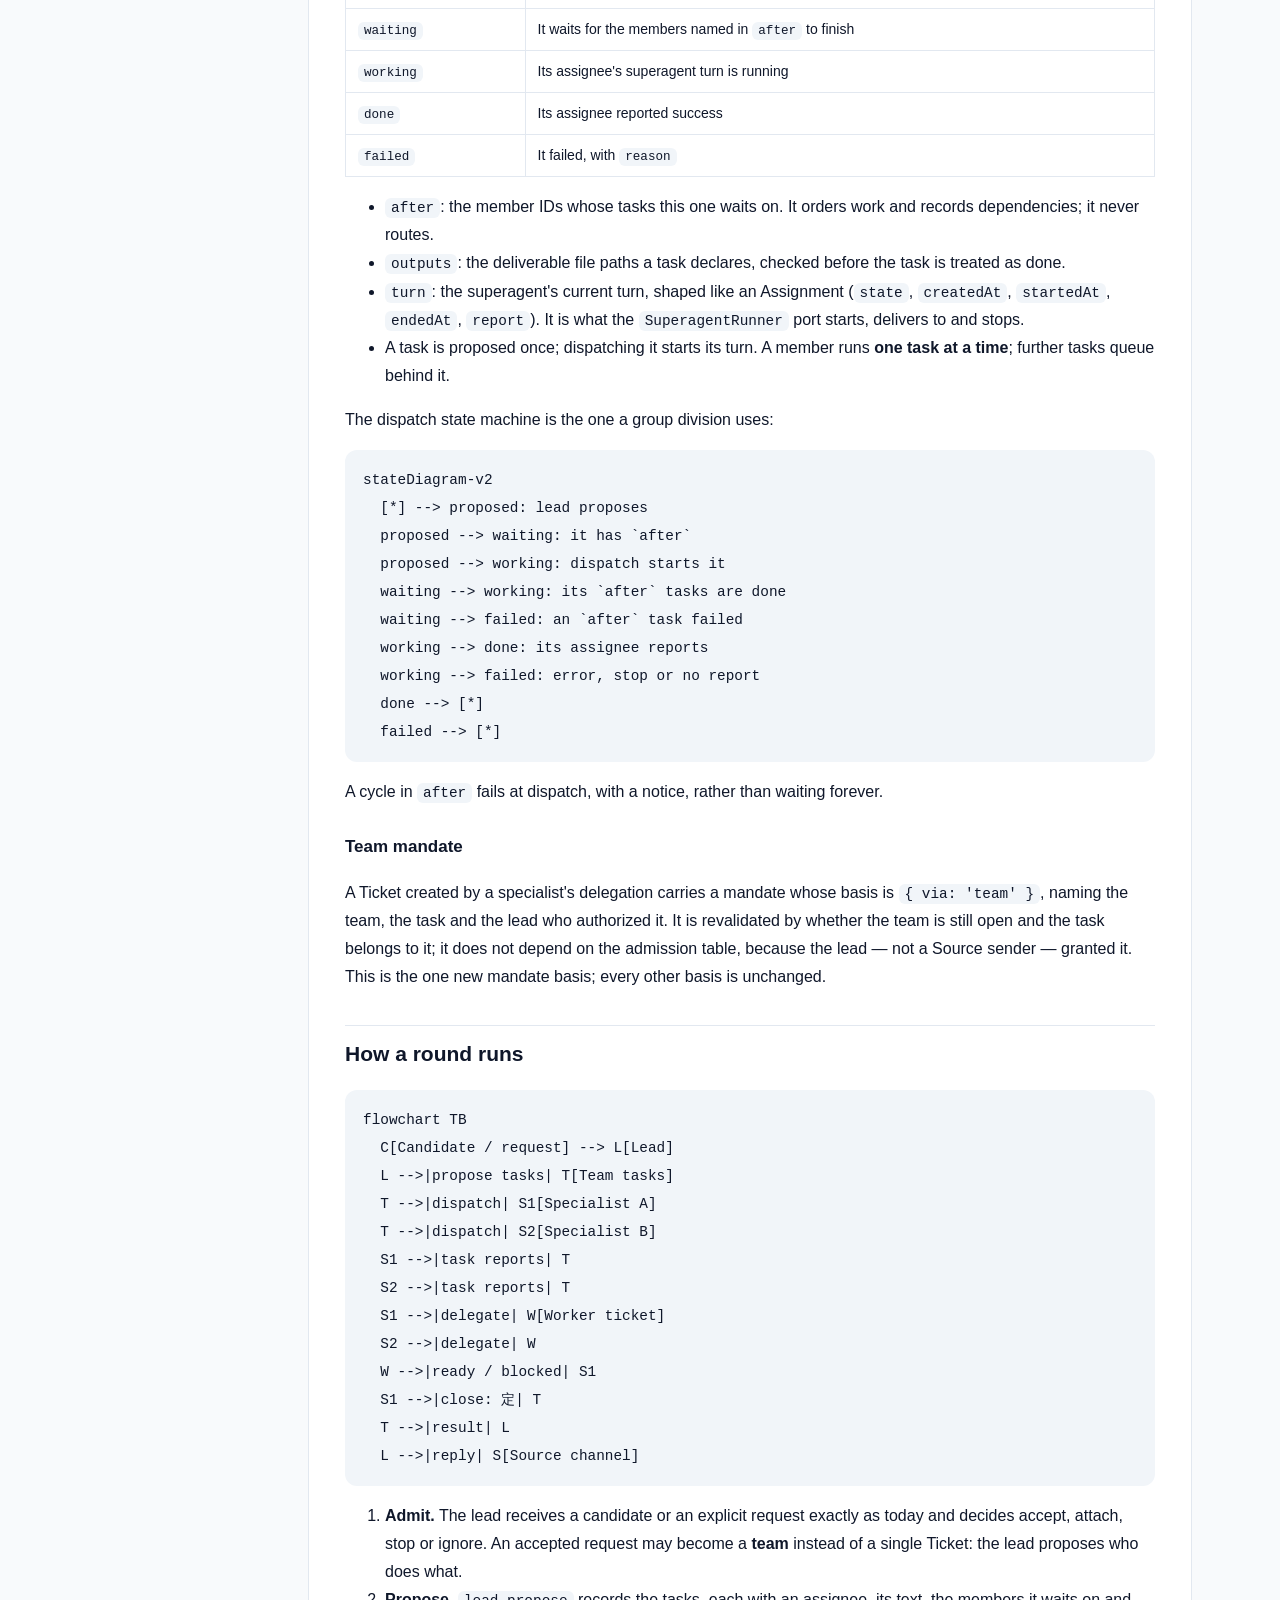
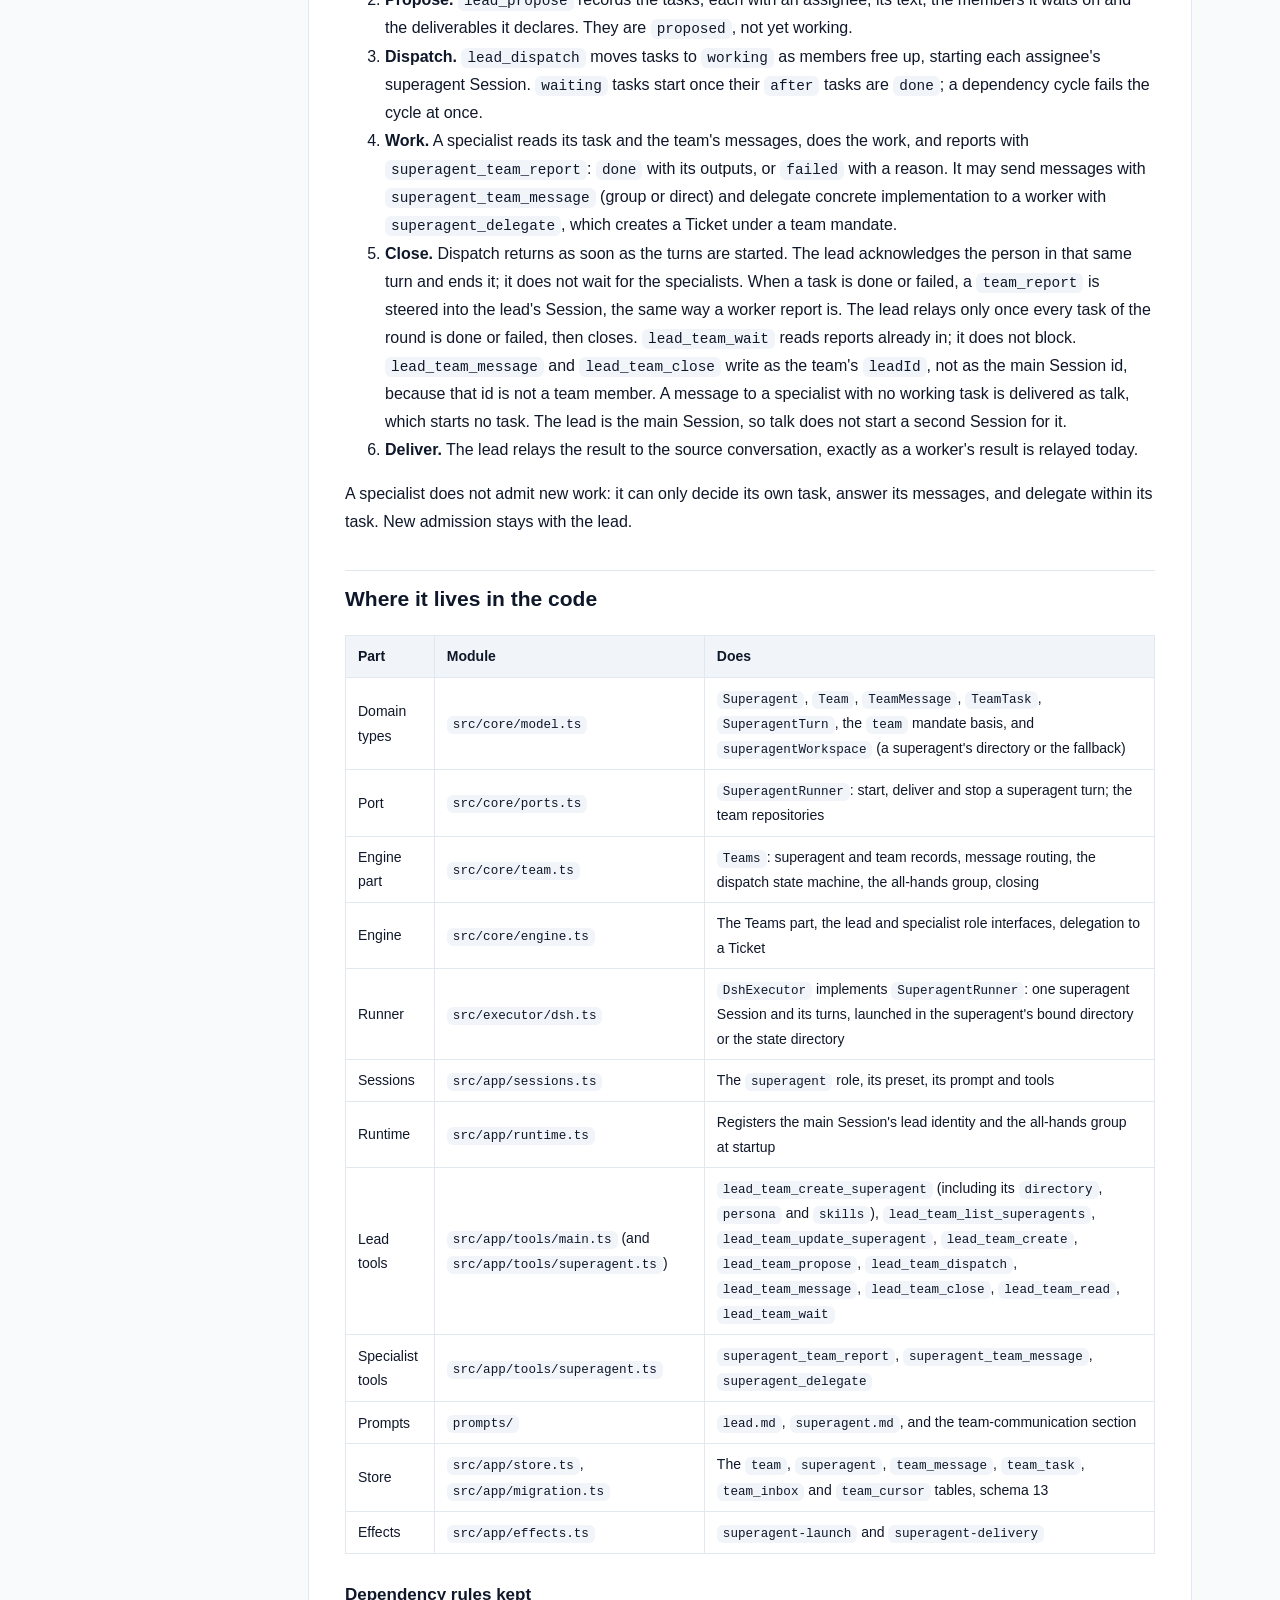
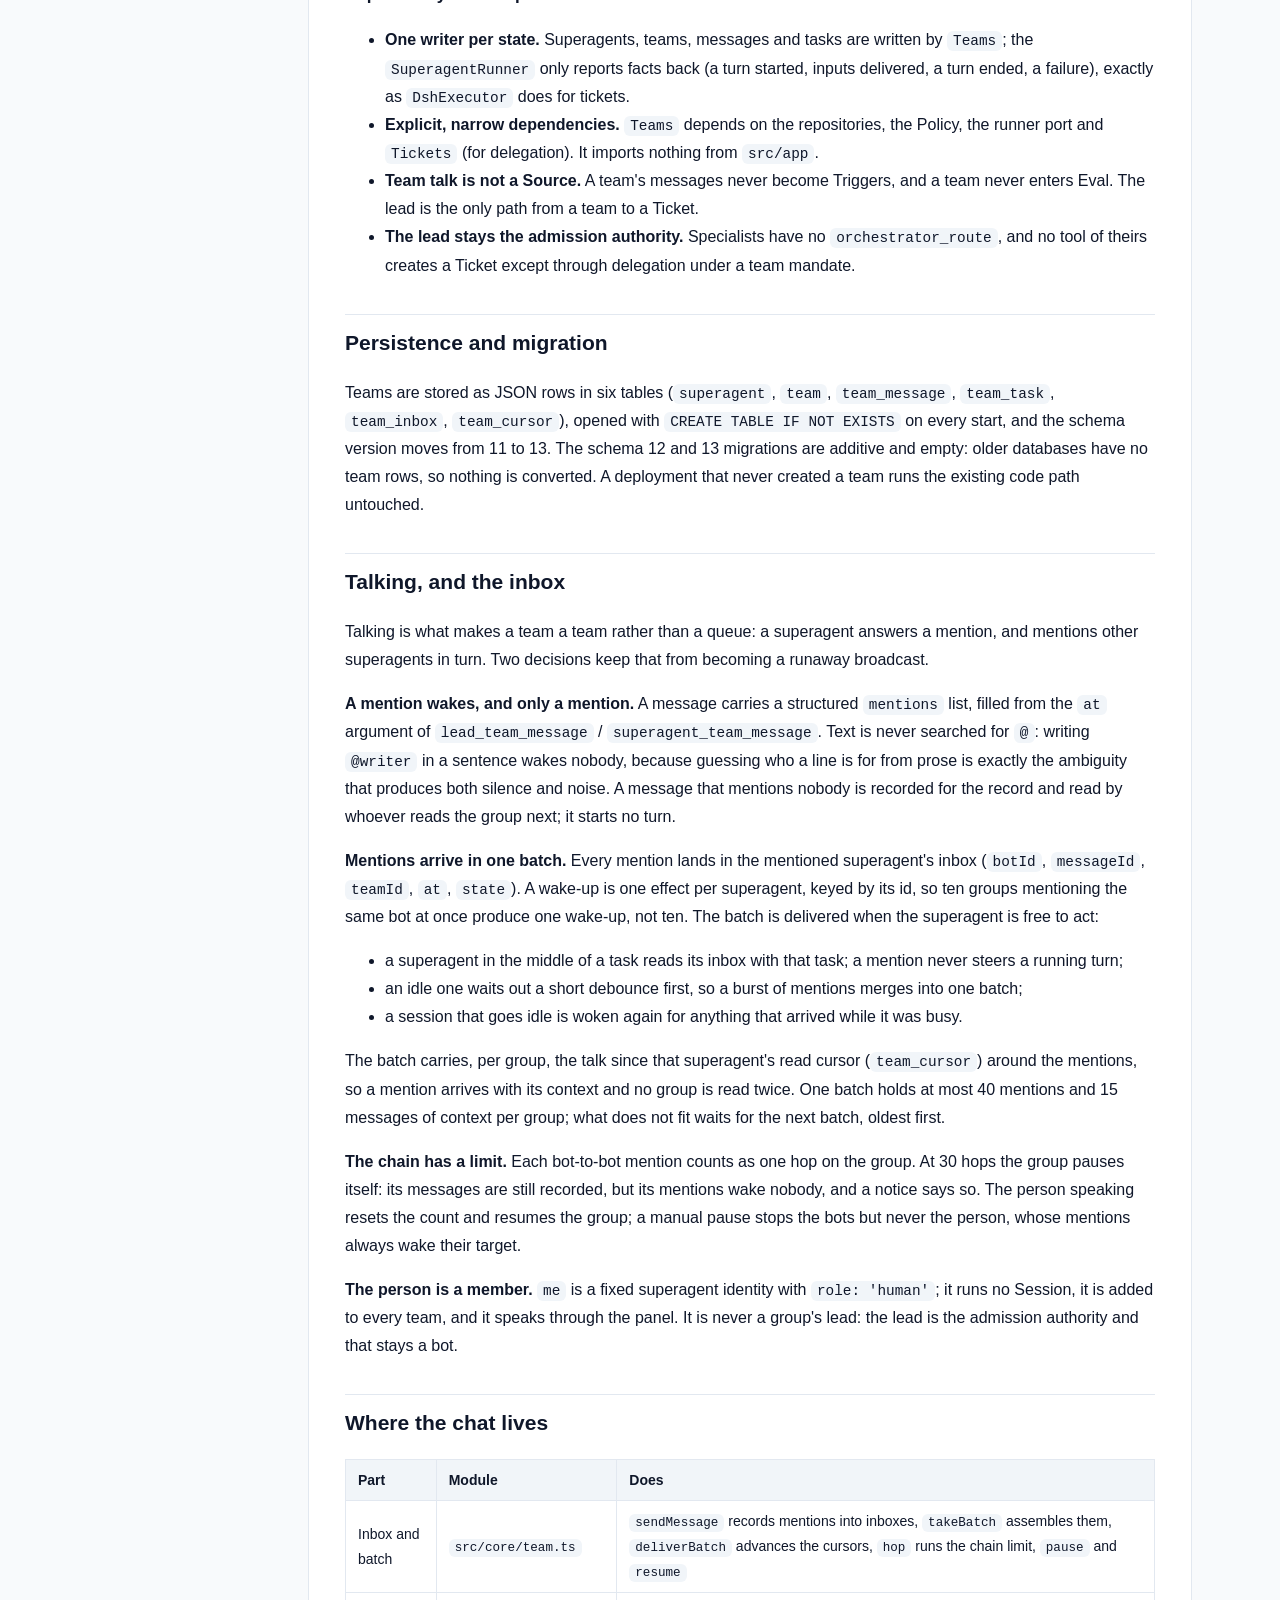
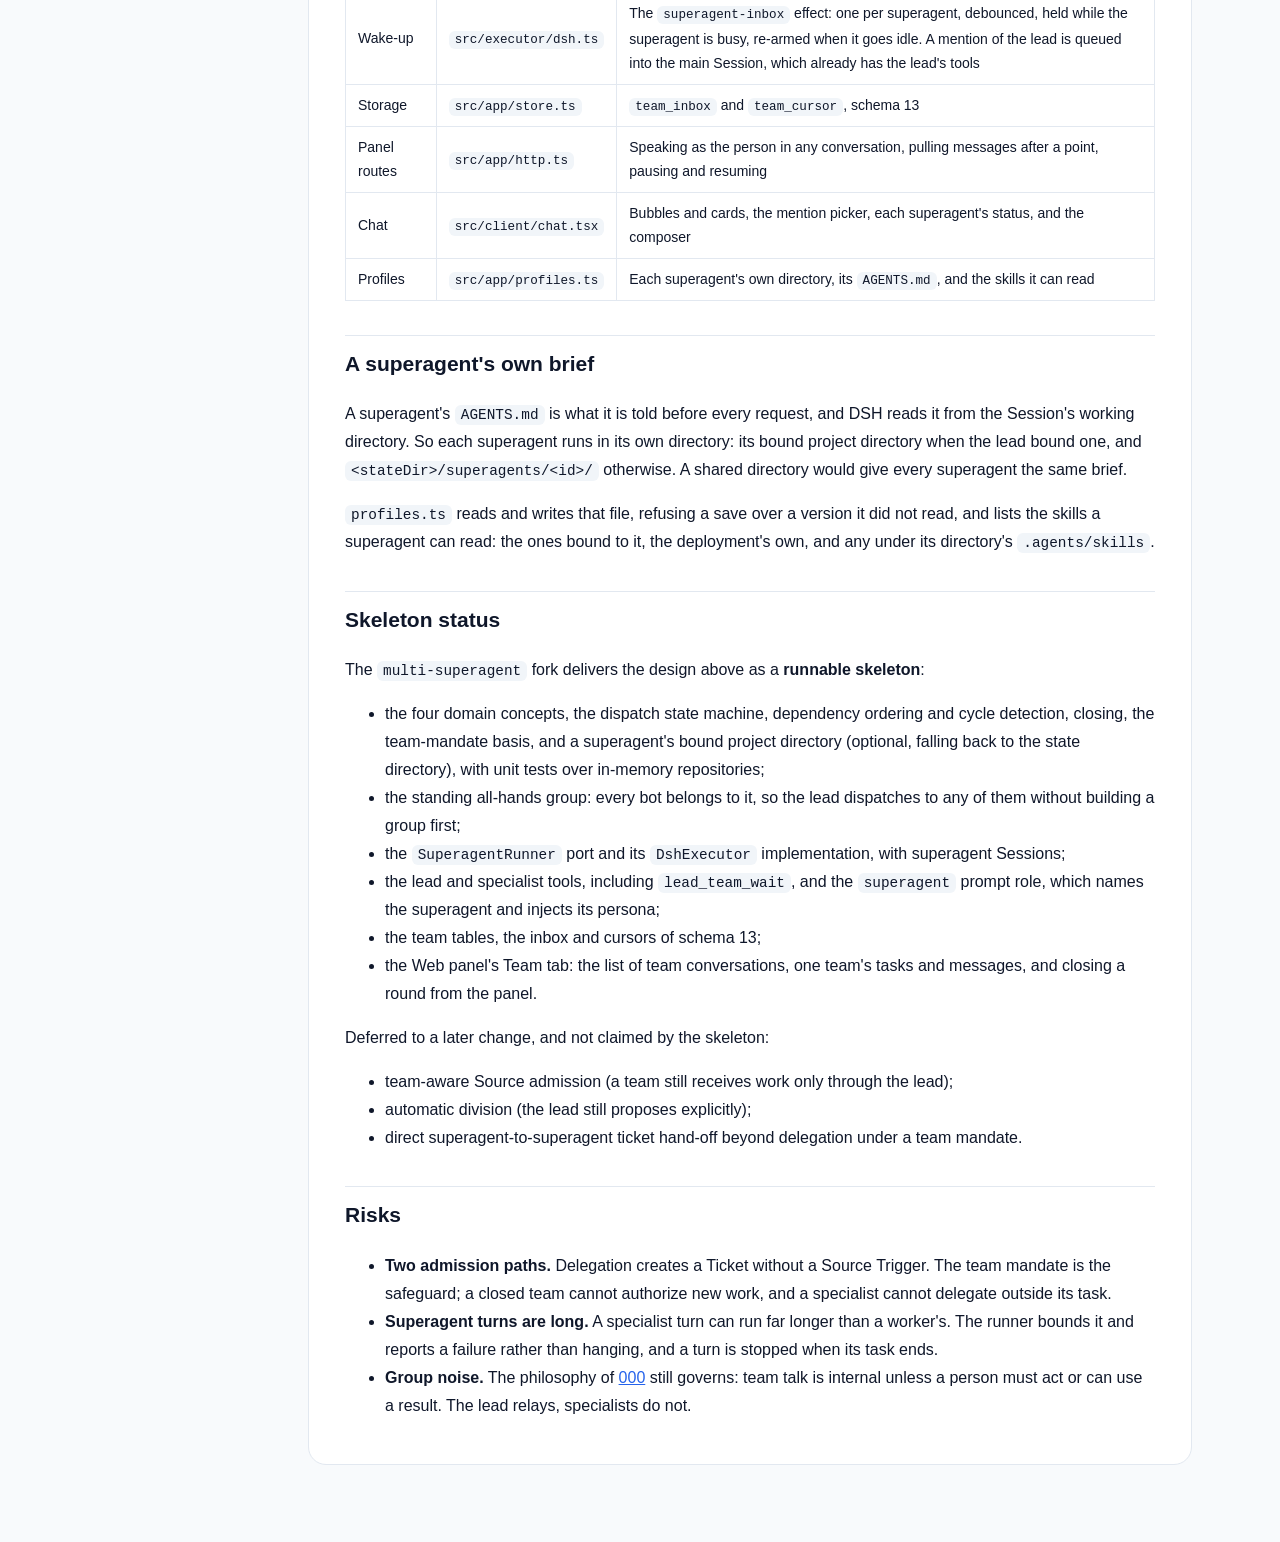
<file: studio-demo/site/docs/009-multi-superagent.html>
<!DOCTYPE html>
<html lang="zh-CN">
<head>
<meta charset="utf-8">
<meta name="viewport" content="width=device-width, initial-scale=1">
<title>009 Multiple superagents · dsh-superagent 演示</title>
<link rel="stylesheet" href="../assets/style.css">
</head>
<body>
<aside class="sidebar">
  <a class="brand" href="../index.html">dsh-superagent<span>MODELSCOPE STUDIO 演示</span></a>
  <nav><div class="group">概览</div><a class="nav" href="../index.html">首页</a><a class="nav" href="../setup.html">快速开始 SETUP</a><div class="group">设计文档</div><a class="nav" href="000-philosophy.html">000-philosophy</a><a class="nav" href="001-domain.html">001-domain</a><a class="nav" href="002-authorization.html">002-authorization</a><a class="nav" href="003-execution.html">003-execution</a><a class="nav" href="004-prompts.html">004-prompts</a><a class="nav" href="005-panel.html">005-panel</a><a class="nav" href="006-deployment.html">006-deployment</a><a class="nav" href="007-architecture.html">007-architecture</a><a class="nav" href="008-cookbook.html">008-cookbook</a><a class="nav active" href="009-multi-superagent.html">009-multi-superagent</a></nav>
  <footer>部署于 ModelScope 创空间 · Docker</footer>
</aside>
<main>
<article class="content">
<h1 id="009-multiple-superagents">009 Multiple superagents</h1>
<p>This document describes how dsh-superagent moves from <strong>one orchestrator superagent that routes work to
non-deciding workers</strong> to <strong>a team of superagents</strong>: one lead that admits and coordinates, several
professional superagents that can talk to each other in group and direct chat, and workers that carry
the concrete implementation. It builds on <a href="001-domain.html">001 Domain model</a>, <a href="002-authorization.html">002 Authorization</a>
and <a href="003-execution.html">003 Execution</a>, and is the design behind the <code>multi-superagent</code> fork.</p>
<p>The fork keeps every existing behaviour. Teams are <strong>additive</strong>: a deployment with no team configured runs
exactly the single-superagent system described by the documents before this one.</p>
<h2 id="why">Why</h2>
<p>A single orchestrator owns all admission and all reporting. Its Session is the one place decisions are
made and the one bottleneck every candidate and every worker report passes through. Splitting the team
into a lead and professional superagents:</p>
<ul>
<li>lets each superagent own a <strong>domain and a conversation</strong> (a module, a source, a kind of work) instead
  of one Session juggling everything;</li>
<li>lets specialists <strong>talk to each other</strong> before work starts, so a division is negotiated and recorded
  rather than inferred by one Session;</li>
<li>keeps the lead as the <strong>single admission authority</strong>, so the gate, Mandates and Policy stay in one place;</li>
<li>keeps workers as the <strong>single execution authority</strong>, so implementation stays bounded by a Ticket.</li>
</ul>
<p>The model follows the group-chat division pattern: a lead closes a discussion, names who does what and in
what order, each member carries its part, reports back, and the lead closes the round. The difference from
a plain chat is that <strong>every message and task is a domain record</strong>, so the same durability, idempotence and
audit that Triggers and Tickets have apply to team talk.</p>
<h2 id="roles">Roles</h2>
<table>
<thead>
<tr>
<th>Role</th>
<th>What it is</th>
<th>Where it runs</th>
<th>Decides</th>
</tr>
</thead>
<tbody>
<tr>
<td>Lead</td>
<td>The admission authority: admits candidates, proposes and dispatches a division, relays results, closes rounds</td>
<td>The main Session (<code>orchestrator</code>), extended with team tools</td>
<td>Accept, attach, stop, ignore; who does what</td>
</tr>
<tr>
<td>Specialist</td>
<td>A professional superagent with its own Session, domain and conversation</td>
<td>A <code>superagent-&lt;id&gt;</code> Session under a new preset</td>
<td>Its own task, its messages, and what it delegates to a worker</td>
</tr>
<tr>
<td>Worker</td>
<td>The concrete executor for a Ticket</td>
<td>A <code>worker-&lt;ticket&gt;</code> Session, unchanged</td>
<td>Implementation within its Ticket's Mandate</td>
</tr>
</tbody>
</table>
<p>The lead <strong>is</strong> the main Session. Specialists are new Sessions. Workers are unchanged.</p>
<h2 id="concepts">Concepts</h2>
<p>The domain keeps the existing concepts and adds four. A team is a <strong>conversation between superagents</strong>;
it is not a Source, and its messages are not Triggers.</p>
<h3 id="superagent">Superagent</h3>
<p>A first-class agent identity in the domain: <code>{ id, name, role: 'lead' | 'specialist', capabilities?, directory?, createdAt }</code>.</p>
<ul>
<li>A superagent is the unit of a team's membership and of the Session that runs it.</li>
<li><code>role: 'lead'</code> names the admission authority. At most one lead exists, and it is the main Session.</li>
<li><code>role: 'specialist'</code> names a professional superagent. Capabilities are prompt text the lead uses to
  divide work; the core does not interpret them.</li>
<li><code>directory</code> optionally binds the superagent to its own project directory, so a specialist can be pointed at
  its own checkout or module (one directory per superagent). When it is absent or blank, the runner starts the
  superagent's Session in the machine's <strong>state directory</strong>, as before. The lead sets it through
  <code>lead_team_create_superagent</code>; the panel shows it on the team's detail page.</li>
<li><code>persona</code> is prompt text injected into that superagent's Session, after the shared superagent prompt, so a
  product manager starts knowing it is a product manager. <code>capabilities</code> are named in the same section. The core
  still does not interpret either. <code>skills</code> names skills bound to that superagent; they are named in its prompt,
  and the Session registers the deployment's skills as before.</li>
<li><code>disabled</code> pauses a superagent: it keeps its identity, but starts no turn and receives no message.</li>
<li>One writer: the Engine, through the Teams part.</li>
</ul>
<h3 id="team">Team</h3>
<p>A conversation between superagents: <code>{ id, name, kind: 'group' | 'direct', memberIds, leadId, createdAt, closed? }</code>.</p>
<ul>
<li><code>kind: 'group'</code>: several superagents talk in one place. A message reaches every member's Session.</li>
<li><code>kind: 'direct'</code>: a private conversation between two superagents (lead and one specialist, or two
  specialists). A message reaches only the two members.</li>
<li>The lead of a group is the member who proposes the division and closes the round. A direct team has no
  lead; either member can propose, and the recipient decides.</li>
<li>One writer: the Engine, through the Teams part.</li>
</ul>
<h3 id="the-all-hands-group">The all-hands group</h3>
<p>One group stands in every deployment: the <strong>all-hands group</strong> (<code>id: 'all-hands'</code>). Every bot belongs to it,
so the lead dispatches to anyone without building a group first.</p>
<ul>
<li>It appears with the first bot that can lead it, and holds every bot registered so far; a bot registered
  later joins it. Registering a specialist is therefore all it takes to make it dispatchable.</li>
<li>The person is a member too, because the person speaks there.</li>
<li>Its lead is the deployment's own lead: the main Session's identity, which the plugin registers at startup
  as a bot of the team, or the first lead-role bot when the main Session holds none. The main Session is
  that lead: a mention of it arrives in the main Session, not in a second one.</li>
<li>The group is exempt from <code>TEAM_BOT_LIMIT</code>, which bounds the groups people build by hand.</li>
<li>A closed group is not reopened here: only the person reopens a group, by speaking in it. A lead that
  closed the all-hands group stops dispatching in it until the person speaks.</li>
</ul>
<h3 id="teammessage">TeamMessage</h3>
<p>One message on a team: <code>{ id, teamId, from, text, at, kind, taskId?, triggerId? }</code>, where <code>kind</code> is
<code>discussion</code>, <code>task</code>, <code>report</code>, <code>decision</code> or <code>notice</code>.</p>
<ul>
<li><code>task</code>: the message that carries a proposed or dispatched task to its assignee.</li>
<li><code>report</code>: a superagent's report on a task it finished, which other members read.</li>
<li><code>decision</code>: the lead's closing summary, the "定：" line of a round.</li>
<li>A message is the unit of a superagent turn's input. A specialist reads the messages of its team and
  answers with its own report.</li>
</ul>
<h3 id="teamtask">TeamTask</h3>
<p>A piece of work assigned to one superagent in a team:
<code>{ id, teamId, assigneeId, text, state, after, outputs, report?, reason?, createdAt, turn? }</code>.</p>
<table>
<thead>
<tr>
<th><code>state</code></th>
<th>Meaning</th>
</tr>
</thead>
<tbody>
<tr>
<td><code>proposed</code></td>
<td>The lead proposed it; not dispatched yet</td>
</tr>
<tr>
<td><code>waiting</code></td>
<td>It waits for the members named in <code>after</code> to finish</td>
</tr>
<tr>
<td><code>working</code></td>
<td>Its assignee's superagent turn is running</td>
</tr>
<tr>
<td><code>done</code></td>
<td>Its assignee reported success</td>
</tr>
<tr>
<td><code>failed</code></td>
<td>It failed, with <code>reason</code></td>
</tr>
</tbody>
</table>
<ul>
<li><code>after</code>: the member IDs whose tasks this one waits on. It orders work and records dependencies; it never
  routes.</li>
<li><code>outputs</code>: the deliverable file paths a task declares, checked before the task is treated as done.</li>
<li><code>turn</code>: the superagent's current turn, shaped like an Assignment (<code>state</code>, <code>createdAt</code>, <code>startedAt</code>,
  <code>endedAt</code>, <code>report</code>). It is what the <code>SuperagentRunner</code> port starts, delivers to and stops.</li>
<li>A task is proposed once; dispatching it starts its turn. A member runs <strong>one task at a time</strong>; further
  tasks queue behind it.</li>
</ul>
<p>The dispatch state machine is the one a group division uses:</p>
<pre><code class="language-mermaid">stateDiagram-v2
  [*] --&gt; proposed: lead proposes
  proposed --&gt; waiting: it has `after`
  proposed --&gt; working: dispatch starts it
  waiting --&gt; working: its `after` tasks are done
  waiting --&gt; failed: an `after` task failed
  working --&gt; done: its assignee reports
  working --&gt; failed: error, stop or no report
  done --&gt; [*]
  failed --&gt; [*]
</code></pre>
<p>A cycle in <code>after</code> fails at dispatch, with a notice, rather than waiting forever.</p>
<h3 id="team-mandate">Team mandate</h3>
<p>A Ticket created by a specialist's delegation carries a mandate whose basis is <code>{ via: 'team' }</code>, naming
the team, the task and the lead who authorized it. It is revalidated by whether the team is still open and
the task belongs to it; it does not depend on the admission table, because the lead — not a Source sender —
granted it. This is the one new mandate basis; every other basis is unchanged.</p>
<h2 id="how-a-round-runs">How a round runs</h2>
<pre><code class="language-mermaid">flowchart TB
  C[Candidate / request] --&gt; L[Lead]
  L --&gt;|propose tasks| T[Team tasks]
  T --&gt;|dispatch| S1[Specialist A]
  T --&gt;|dispatch| S2[Specialist B]
  S1 --&gt;|task reports| T
  S2 --&gt;|task reports| T
  S1 --&gt;|delegate| W[Worker ticket]
  S2 --&gt;|delegate| W
  W --&gt;|ready / blocked| S1
  S1 --&gt;|close: 定| T
  T --&gt;|result| L
  L --&gt;|reply| S[Source channel]
</code></pre>
<ol>
<li><strong>Admit.</strong> The lead receives a candidate or an explicit request exactly as today and decides accept,
   attach, stop or ignore. An accepted request may become a <strong>team</strong> instead of a single Ticket: the lead
   proposes who does what.</li>
<li><strong>Propose.</strong> <code>lead_propose</code> records the tasks, each with an assignee, its text, the members it waits on
   and the deliverables it declares. They are <code>proposed</code>, not yet working.</li>
<li><strong>Dispatch.</strong> <code>lead_dispatch</code> moves tasks to <code>working</code> as members free up, starting each assignee's
   superagent Session. <code>waiting</code> tasks start once their <code>after</code> tasks are <code>done</code>; a dependency cycle fails
   the cycle at once.</li>
<li><strong>Work.</strong> A specialist reads its task and the team's messages, does the work, and reports with
   <code>superagent_team_report</code>: <code>done</code> with its outputs, or <code>failed</code> with a reason. It may send messages with
   <code>superagent_team_message</code> (group or direct) and delegate concrete implementation to a worker with
   <code>superagent_delegate</code>, which creates a Ticket under a team mandate.</li>
<li><strong>Close.</strong> Dispatch returns as soon as the turns are started. The lead acknowledges the person in that same
   turn and ends it; it does not wait for the specialists. When a task is done or failed, a <code>team_report</code> is
   steered into the lead's Session, the same way a worker report is. The lead relays only once every task of the
   round is done or failed, then closes. <code>lead_team_wait</code> reads reports already in; it does not block.
   <code>lead_team_message</code> and <code>lead_team_close</code> write as the team's <code>leadId</code>, not as the main Session id, because
   that id is not a team member. A message to a specialist with no working task is delivered as talk, which
   starts no task. The lead is the main Session, so talk does not start a second Session for it.</li>
<li><strong>Deliver.</strong> The lead relays the result to the source conversation, exactly as a worker's result is
   relayed today.</li>
</ol>
<p>A specialist does not admit new work: it can only decide its own task, answer its messages, and delegate
within its task. New admission stays with the lead.</p>
<h2 id="where-it-lives-in-the-code">Where it lives in the code</h2>
<table>
<thead>
<tr>
<th>Part</th>
<th>Module</th>
<th>Does</th>
</tr>
</thead>
<tbody>
<tr>
<td>Domain types</td>
<td><code>src/core/model.ts</code></td>
<td><code>Superagent</code>, <code>Team</code>, <code>TeamMessage</code>, <code>TeamTask</code>, <code>SuperagentTurn</code>, the <code>team</code> mandate basis, and <code>superagentWorkspace</code> (a superagent's directory or the fallback)</td>
</tr>
<tr>
<td>Port</td>
<td><code>src/core/ports.ts</code></td>
<td><code>SuperagentRunner</code>: start, deliver and stop a superagent turn; the team repositories</td>
</tr>
<tr>
<td>Engine part</td>
<td><code>src/core/team.ts</code></td>
<td><code>Teams</code>: superagent and team records, message routing, the dispatch state machine, the all-hands group, closing</td>
</tr>
<tr>
<td>Engine</td>
<td><code>src/core/engine.ts</code></td>
<td>The Teams part, the lead and specialist role interfaces, delegation to a Ticket</td>
</tr>
<tr>
<td>Runner</td>
<td><code>src/executor/dsh.ts</code></td>
<td><code>DshExecutor</code> implements <code>SuperagentRunner</code>: one superagent Session and its turns, launched in the superagent's bound directory or the state directory</td>
</tr>
<tr>
<td>Sessions</td>
<td><code>src/app/sessions.ts</code></td>
<td>The <code>superagent</code> role, its preset, its prompt and tools</td>
</tr>
<tr>
<td>Runtime</td>
<td><code>src/app/runtime.ts</code></td>
<td>Registers the main Session's lead identity and the all-hands group at startup</td>
</tr>
<tr>
<td>Lead tools</td>
<td><code>src/app/tools/main.ts</code> (and <code>src/app/tools/superagent.ts</code>)</td>
<td><code>lead_team_create_superagent</code> (including its <code>directory</code>, <code>persona</code> and <code>skills</code>), <code>lead_team_list_superagents</code>, <code>lead_team_update_superagent</code>, <code>lead_team_create</code>, <code>lead_team_propose</code>, <code>lead_team_dispatch</code>, <code>lead_team_message</code>, <code>lead_team_close</code>, <code>lead_team_read</code>, <code>lead_team_wait</code></td>
</tr>
<tr>
<td>Specialist tools</td>
<td><code>src/app/tools/superagent.ts</code></td>
<td><code>superagent_team_report</code>, <code>superagent_team_message</code>, <code>superagent_delegate</code></td>
</tr>
<tr>
<td>Prompts</td>
<td><code>prompts/</code></td>
<td><code>lead.md</code>, <code>superagent.md</code>, and the team-communication section</td>
</tr>
<tr>
<td>Store</td>
<td><code>src/app/store.ts</code>, <code>src/app/migration.ts</code></td>
<td>The <code>team</code>, <code>superagent</code>, <code>team_message</code>, <code>team_task</code>, <code>team_inbox</code> and <code>team_cursor</code> tables, schema 13</td>
</tr>
<tr>
<td>Effects</td>
<td><code>src/app/effects.ts</code></td>
<td><code>superagent-launch</code> and <code>superagent-delivery</code></td>
</tr>
</tbody>
</table>
<h3 id="dependency-rules-kept">Dependency rules kept</h3>
<ul>
<li><strong>One writer per state.</strong> Superagents, teams, messages and tasks are written by <code>Teams</code>; the
  <code>SuperagentRunner</code> only reports facts back (a turn started, inputs delivered, a turn ended, a failure),
  exactly as <code>DshExecutor</code> does for tickets.</li>
<li><strong>Explicit, narrow dependencies.</strong> <code>Teams</code> depends on the repositories, the Policy, the runner port and
  <code>Tickets</code> (for delegation). It imports nothing from <code>src/app</code>.</li>
<li><strong>Team talk is not a Source.</strong> A team's messages never become Triggers, and a team never enters Eval.
  The lead is the only path from a team to a Ticket.</li>
<li><strong>The lead stays the admission authority.</strong> Specialists have no <code>orchestrator_route</code>, and no tool of
  theirs creates a Ticket except through delegation under a team mandate.</li>
</ul>
<h2 id="persistence-and-migration">Persistence and migration</h2>
<p>Teams are stored as JSON rows in six tables (<code>superagent</code>, <code>team</code>, <code>team_message</code>, <code>team_task</code>, <code>team_inbox</code>, <code>team_cursor</code>), opened
with <code>CREATE TABLE IF NOT EXISTS</code> on every start, and the schema version moves from 11 to 13. The schema 12 and 13
migrations are additive and empty: older databases have no team rows, so nothing is converted. A deployment
that never created a team runs the existing code path untouched.</p>
<h2 id="talking-and-the-inbox">Talking, and the inbox</h2>
<p>Talking is what makes a team a team rather than a queue: a superagent answers a mention, and mentions other superagents in
turn. Two decisions keep that from becoming a runaway broadcast.</p>
<p><strong>A mention wakes, and only a mention.</strong> A message carries a structured <code>mentions</code> list, filled from the <code>at</code> argument of
<code>lead_team_message</code> / <code>superagent_team_message</code>. Text is never searched for <code>@</code>: writing <code>@writer</code> in a sentence wakes nobody,
because guessing who a line is for from prose is exactly the ambiguity that produces both silence and noise. A message that
mentions nobody is recorded for the record and read by whoever reads the group next; it starts no turn.</p>
<p><strong>Mentions arrive in one batch.</strong> Every mention lands in the mentioned superagent's inbox (<code>botId</code>, <code>messageId</code>, <code>teamId</code>,
<code>at</code>, <code>state</code>). A wake-up is one effect per superagent, keyed by its id, so ten groups mentioning the same bot at once produce
one wake-up, not ten. The batch is delivered when the superagent is free to act:</p>
<ul>
<li>a superagent in the middle of a task reads its inbox with that task; a mention never steers a running turn;</li>
<li>an idle one waits out a short debounce first, so a burst of mentions merges into one batch;</li>
<li>a session that goes idle is woken again for anything that arrived while it was busy.</li>
</ul>
<p>The batch carries, per group, the talk since that superagent's read cursor (<code>team_cursor</code>) around the mentions, so a mention
arrives with its context and no group is read twice. One batch holds at most 40 mentions and 15 messages of context per group;
what does not fit waits for the next batch, oldest first.</p>
<p><strong>The chain has a limit.</strong> Each bot-to-bot mention counts as one hop on the group. At 30 hops the group pauses itself: its
messages are still recorded, but its mentions wake nobody, and a notice says so. The person speaking resets the count and
resumes the group; a manual pause stops the bots but never the person, whose mentions always wake their target.</p>
<p><strong>The person is a member.</strong> <code>me</code> is a fixed superagent identity with <code>role: 'human'</code>; it runs no Session, it is added to every
team, and it speaks through the panel. It is never a group's lead: the lead is the admission authority and that stays a bot.</p>
<h2 id="where-the-chat-lives">Where the chat lives</h2>
<table>
<thead>
<tr>
<th>Part</th>
<th>Module</th>
<th>Does</th>
</tr>
</thead>
<tbody>
<tr>
<td>Inbox and batch</td>
<td><code>src/core/team.ts</code></td>
<td><code>sendMessage</code> records mentions into inboxes, <code>takeBatch</code> assembles them, <code>deliverBatch</code> advances the cursors, <code>hop</code> runs the chain limit, <code>pause</code> and <code>resume</code></td>
</tr>
<tr>
<td>Wake-up</td>
<td><code>src/executor/dsh.ts</code></td>
<td>The <code>superagent-inbox</code> effect: one per superagent, debounced, held while the superagent is busy, re-armed when it goes idle. A mention of the lead is queued into the main Session, which already has the lead's tools</td>
</tr>
<tr>
<td>Storage</td>
<td><code>src/app/store.ts</code></td>
<td><code>team_inbox</code> and <code>team_cursor</code>, schema 13</td>
</tr>
<tr>
<td>Panel routes</td>
<td><code>src/app/http.ts</code></td>
<td>Speaking as the person in any conversation, pulling messages after a point, pausing and resuming</td>
</tr>
<tr>
<td>Chat</td>
<td><code>src/client/chat.tsx</code></td>
<td>Bubbles and cards, the mention picker, each superagent's status, and the composer</td>
</tr>
<tr>
<td>Profiles</td>
<td><code>src/app/profiles.ts</code></td>
<td>Each superagent's own directory, its <code>AGENTS.md</code>, and the skills it can read</td>
</tr>
</tbody>
</table>
<h2 id="a-superagents-own-brief">A superagent's own brief</h2>
<p>A superagent's <code>AGENTS.md</code> is what it is told before every request, and DSH reads it from the Session's working directory. So
each superagent runs in its own directory: its bound project directory when the lead bound one, and
<code>&lt;stateDir&gt;/superagents/&lt;id&gt;/</code> otherwise. A shared directory would give every superagent the same brief.</p>
<p><code>profiles.ts</code> reads and writes that file, refusing a save over a version it did not read, and lists the skills a superagent can
read: the ones bound to it, the deployment's own, and any under its directory's <code>.agents/skills</code>.</p>
<h2 id="skeleton-status">Skeleton status</h2>
<p>The <code>multi-superagent</code> fork delivers the design above as a <strong>runnable skeleton</strong>:</p>
<ul>
<li>the four domain concepts, the dispatch state machine, dependency ordering and cycle detection, closing,
  the team-mandate basis, and a superagent's bound project directory (optional, falling back to the state
  directory), with unit tests over in-memory repositories;</li>
<li>the standing all-hands group: every bot belongs to it, so the lead dispatches to any of them without
  building a group first;</li>
<li>the <code>SuperagentRunner</code> port and its <code>DshExecutor</code> implementation, with superagent Sessions;</li>
<li>the lead and specialist tools, including <code>lead_team_wait</code>, and the <code>superagent</code> prompt role, which names the superagent and injects its persona;</li>
<li>the team tables, the inbox and cursors of schema 13;</li>
<li>the Web panel's Team tab: the list of team conversations, one team's tasks and messages, and closing a
  round from the panel.</li>
</ul>
<p>Deferred to a later change, and not claimed by the skeleton:</p>
<ul>
<li>team-aware Source admission (a team still receives work only through the lead);</li>
<li>automatic division (the lead still proposes explicitly);</li>
<li>direct superagent-to-superagent ticket hand-off beyond delegation under a team mandate.</li>
</ul>
<h2 id="risks">Risks</h2>
<ul>
<li><strong>Two admission paths.</strong> Delegation creates a Ticket without a Source Trigger. The team mandate is the
  safeguard; a closed team cannot authorize new work, and a specialist cannot delegate outside its task.</li>
<li><strong>Superagent turns are long.</strong> A specialist turn can run far longer than a worker's. The runner bounds it
  and reports a failure rather than hanging, and a turn is stopped when its task ends.</li>
<li><strong>Group noise.</strong> The philosophy of <a href="000-philosophy.html">000</a> still governs: team talk is internal unless a
  person must act or can use a result. The lead relays, specialists do not.</li>
</ul>
</article>
</main>
</body>
</html>
</file>
<file: studio-demo/site/assets/style.css>
:root {
  --bg: #f8fafc; --panel: #ffffff; --ink: #0f172a; --muted: #64748b;
  --accent: #2563eb; --accent-ink: #ffffff; --line: #e2e8f0; --code-bg: #f1f5f9;
}
* { box-sizing: border-box; }
body {
  margin: 0; background: var(--bg); color: var(--ink);
  font: 16px/1.75 -apple-system, BlinkMacSystemFont, "Segoe UI", "PingFang SC",
        "Hiragino Sans GB", "Microsoft YaHei", sans-serif;
}
.sidebar {
  position: fixed; inset: 0 auto 0 0; width: 260px; overflow-y: auto;
  background: var(--panel); border-right: 1px solid var(--line); padding: 24px 16px;
}
.sidebar .brand { display: block; font-size: 20px; font-weight: 700; color: var(--ink); text-decoration: none; }
.sidebar .brand span { display: block; font-size: 12px; font-weight: 500; color: var(--muted); letter-spacing: .12em; margin-top: 2px; }
.sidebar nav { margin-top: 24px; }
.sidebar .group { margin: 18px 0 6px; font-size: 11px; letter-spacing: .14em; color: var(--muted); text-transform: uppercase; }
.sidebar a.nav {
  display: block; padding: 6px 10px; border-radius: 8px; color: var(--ink);
  text-decoration: none; font-size: 14px;
}
.sidebar a.nav:hover { background: var(--code-bg); }
.sidebar a.nav.active { background: var(--accent); color: var(--accent-ink); }
.sidebar footer { margin-top: 28px; font-size: 12px; color: var(--muted); }
main { margin-left: 260px; padding: 40px 48px 80px; max-width: 980px; }
.hero {
  background: linear-gradient(135deg, #1e3a8a, #2563eb 55%, #0ea5e9);
  color: #fff; border-radius: 18px; padding: 40px 40px 36px; margin-bottom: 32px;
}
.hero h1 { margin: 0 0 10px; font-size: 34px; }
.hero p { margin: 0 0 22px; font-size: 17px; opacity: .92; max-width: 46em; }
.hero .btns a {
  display: inline-block; margin: 0 10px 10px 0; padding: 10px 18px; border-radius: 10px;
  background: #fff; color: #1e3a8a; font-weight: 600; text-decoration: none; font-size: 14px;
}
.hero .btns a.ghost { background: rgba(255,255,255,.16); color: #fff; }
.notice {
  background: #fffbeb; border: 1px solid #fde68a; color: #92400e;
  border-radius: 12px; padding: 14px 18px; margin: 0 0 28px; font-size: 14px;
}
.content { background: var(--panel); border: 1px solid var(--line); border-radius: 18px; padding: 8px 36px 28px; }
.content h1 { font-size: 28px; margin-top: 26px; }
.content h2 { font-size: 21px; margin-top: 34px; padding-top: 10px; border-top: 1px solid var(--line); }
.content h3 { font-size: 17px; margin-top: 26px; }
.content a { color: var(--accent); }
.content img { max-width: 100%; }
.content blockquote {
  margin: 16px 0; padding: 10px 18px; border-left: 4px solid var(--accent);
  background: var(--code-bg); border-radius: 0 10px 10px 0; color: var(--muted);
}
code { background: var(--code-bg); border-radius: 6px; padding: 2px 6px; font-size: .9em; }
pre { background: var(--code-bg); border-radius: 12px; padding: 16px 18px; overflow-x: auto; }
pre code { background: none; padding: 0; }
table { border-collapse: collapse; width: 100%; margin: 16px 0; font-size: 14px; }
th, td { border: 1px solid var(--line); padding: 8px 12px; text-align: left; }
th { background: var(--code-bg); }
@media (max-width: 860px) {
  .sidebar { position: static; width: auto; border-right: none; border-bottom: 1px solid var(--line); }
  main { margin-left: 0; padding: 24px 18px 60px; }
  .content { padding: 4px 18px 22px; }
}
</file>
